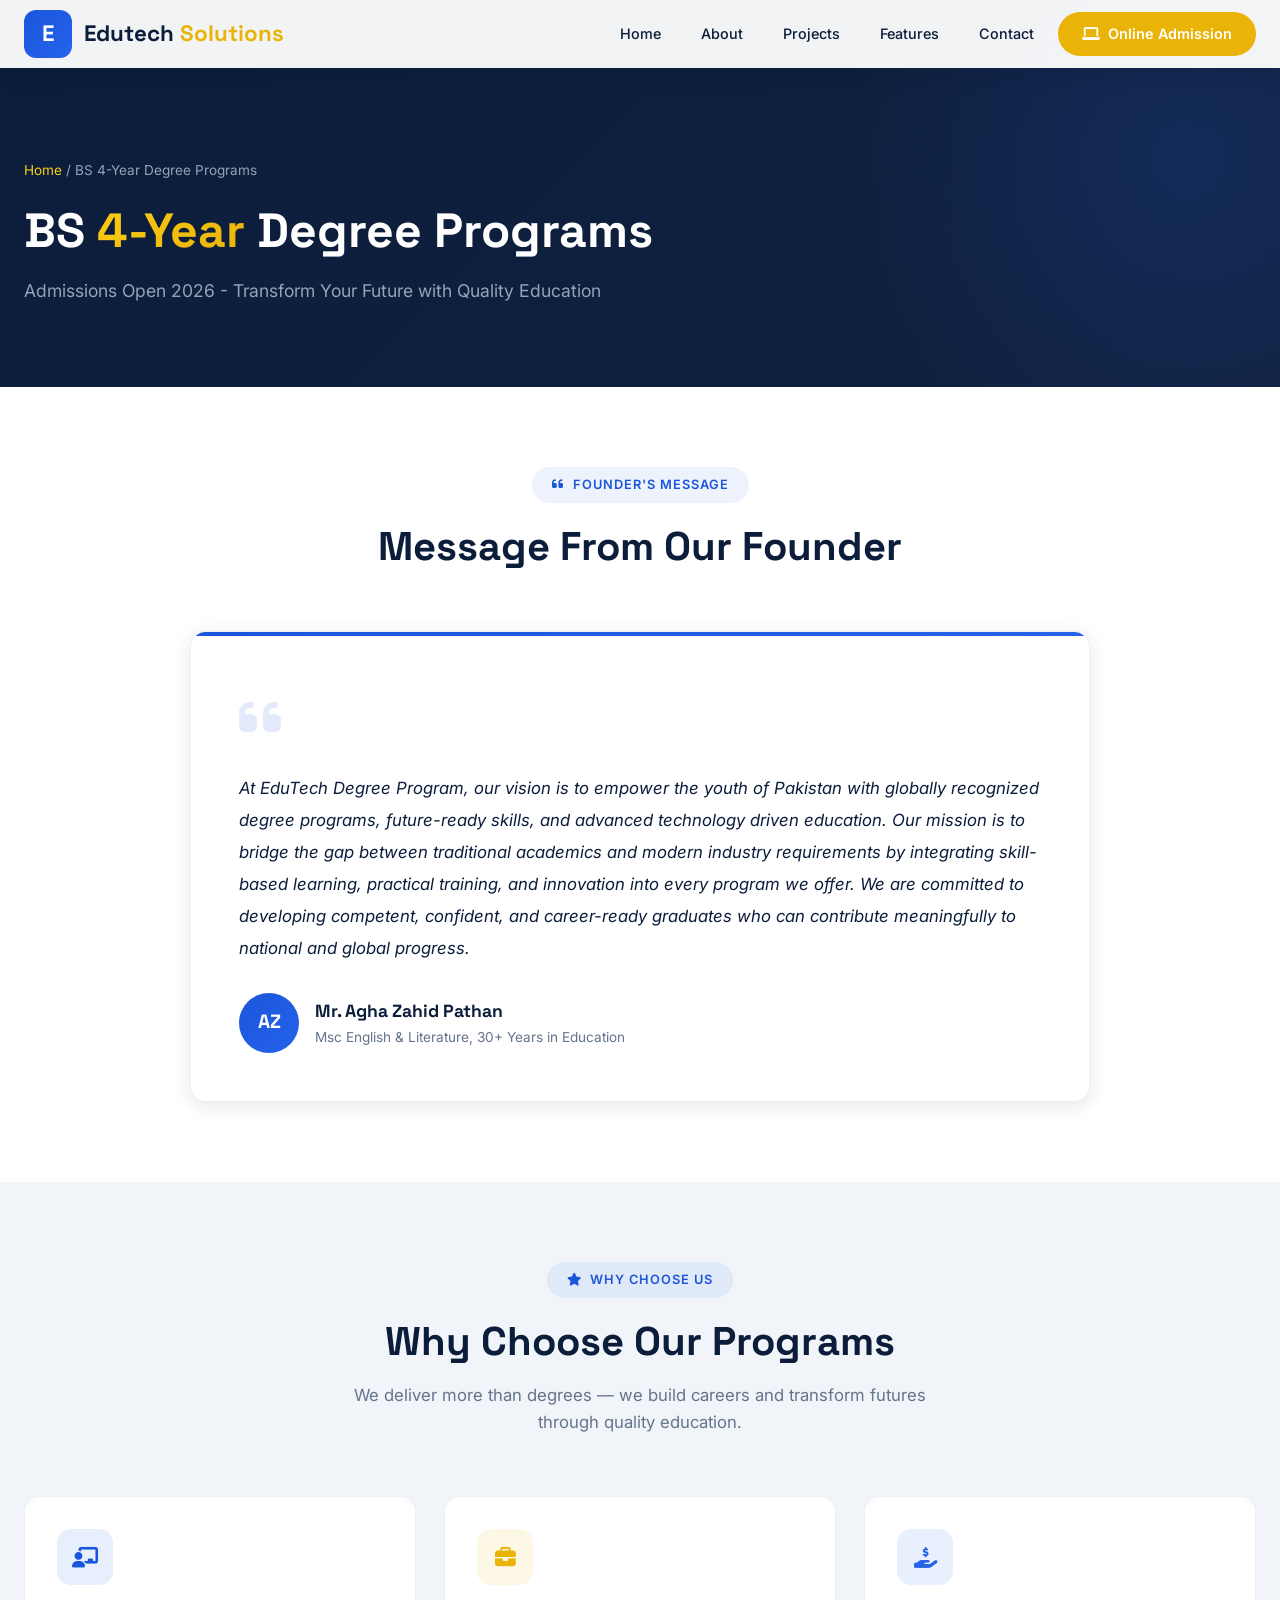
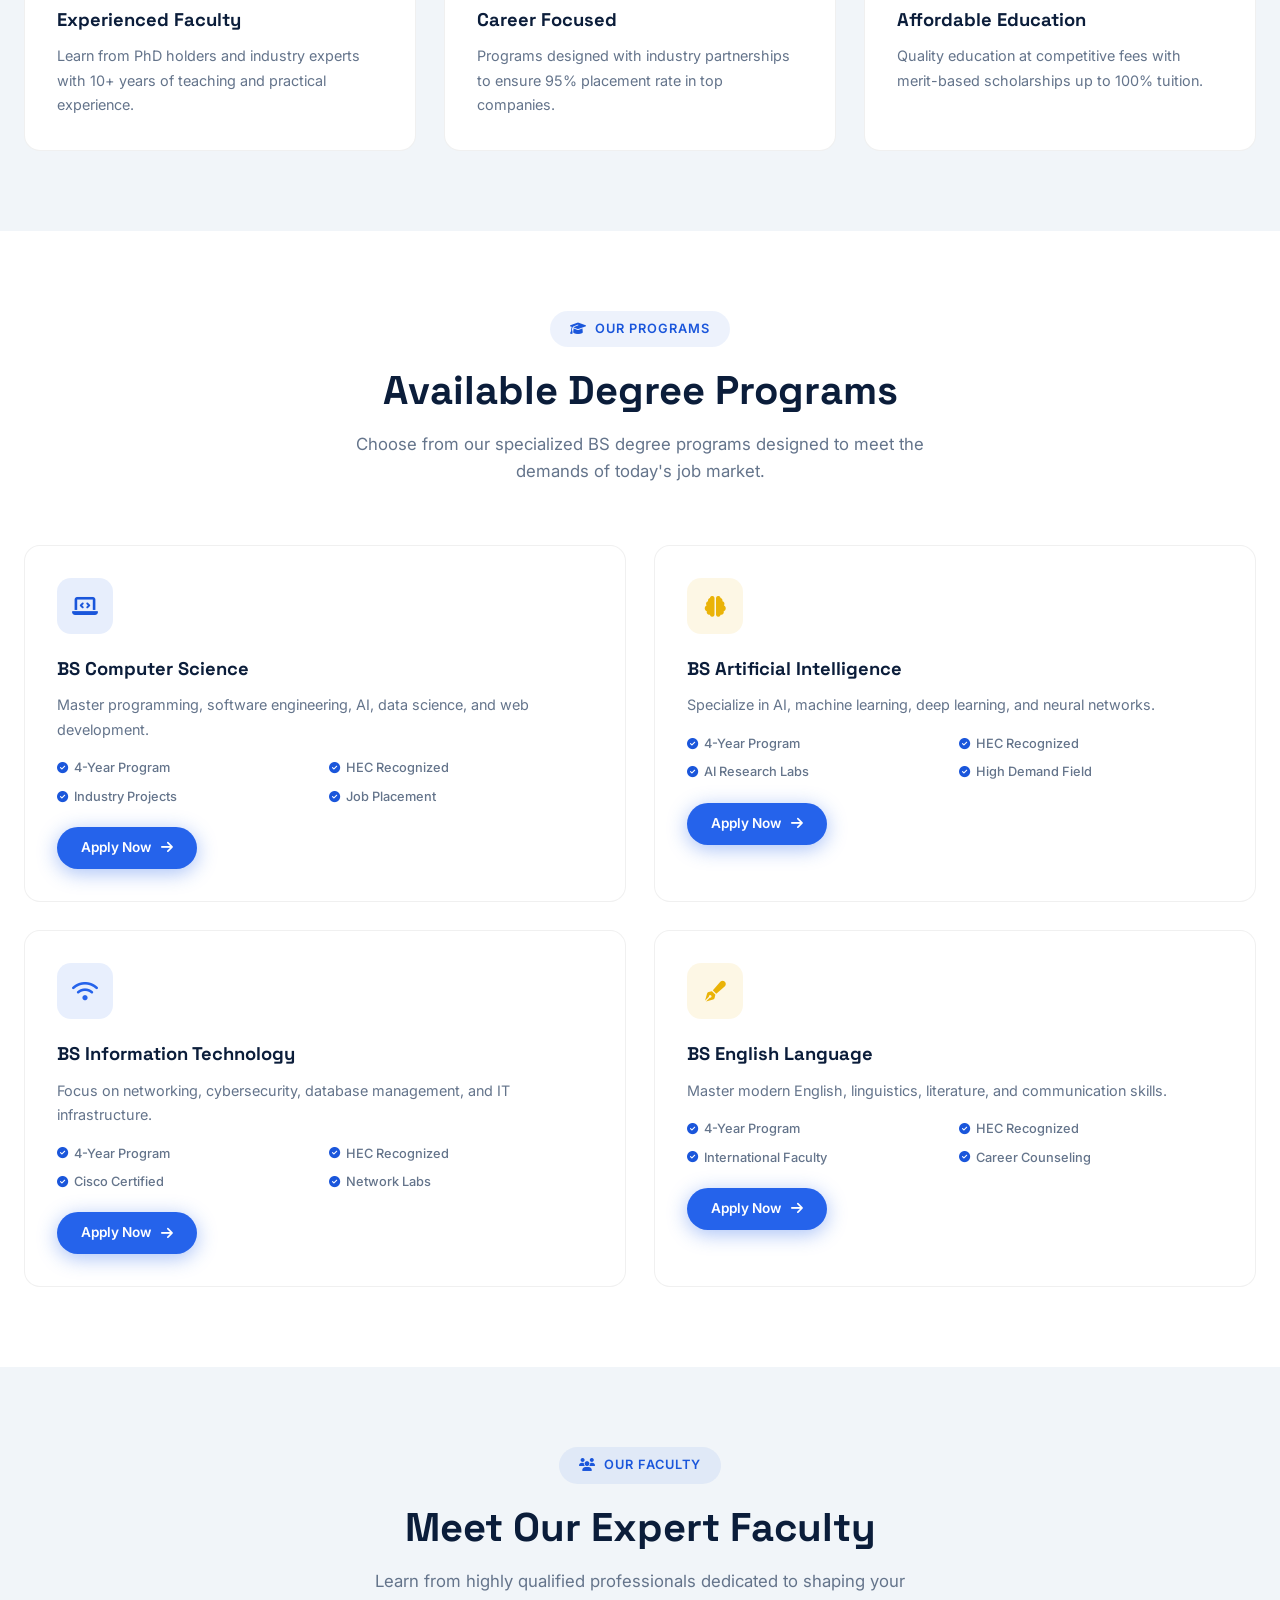
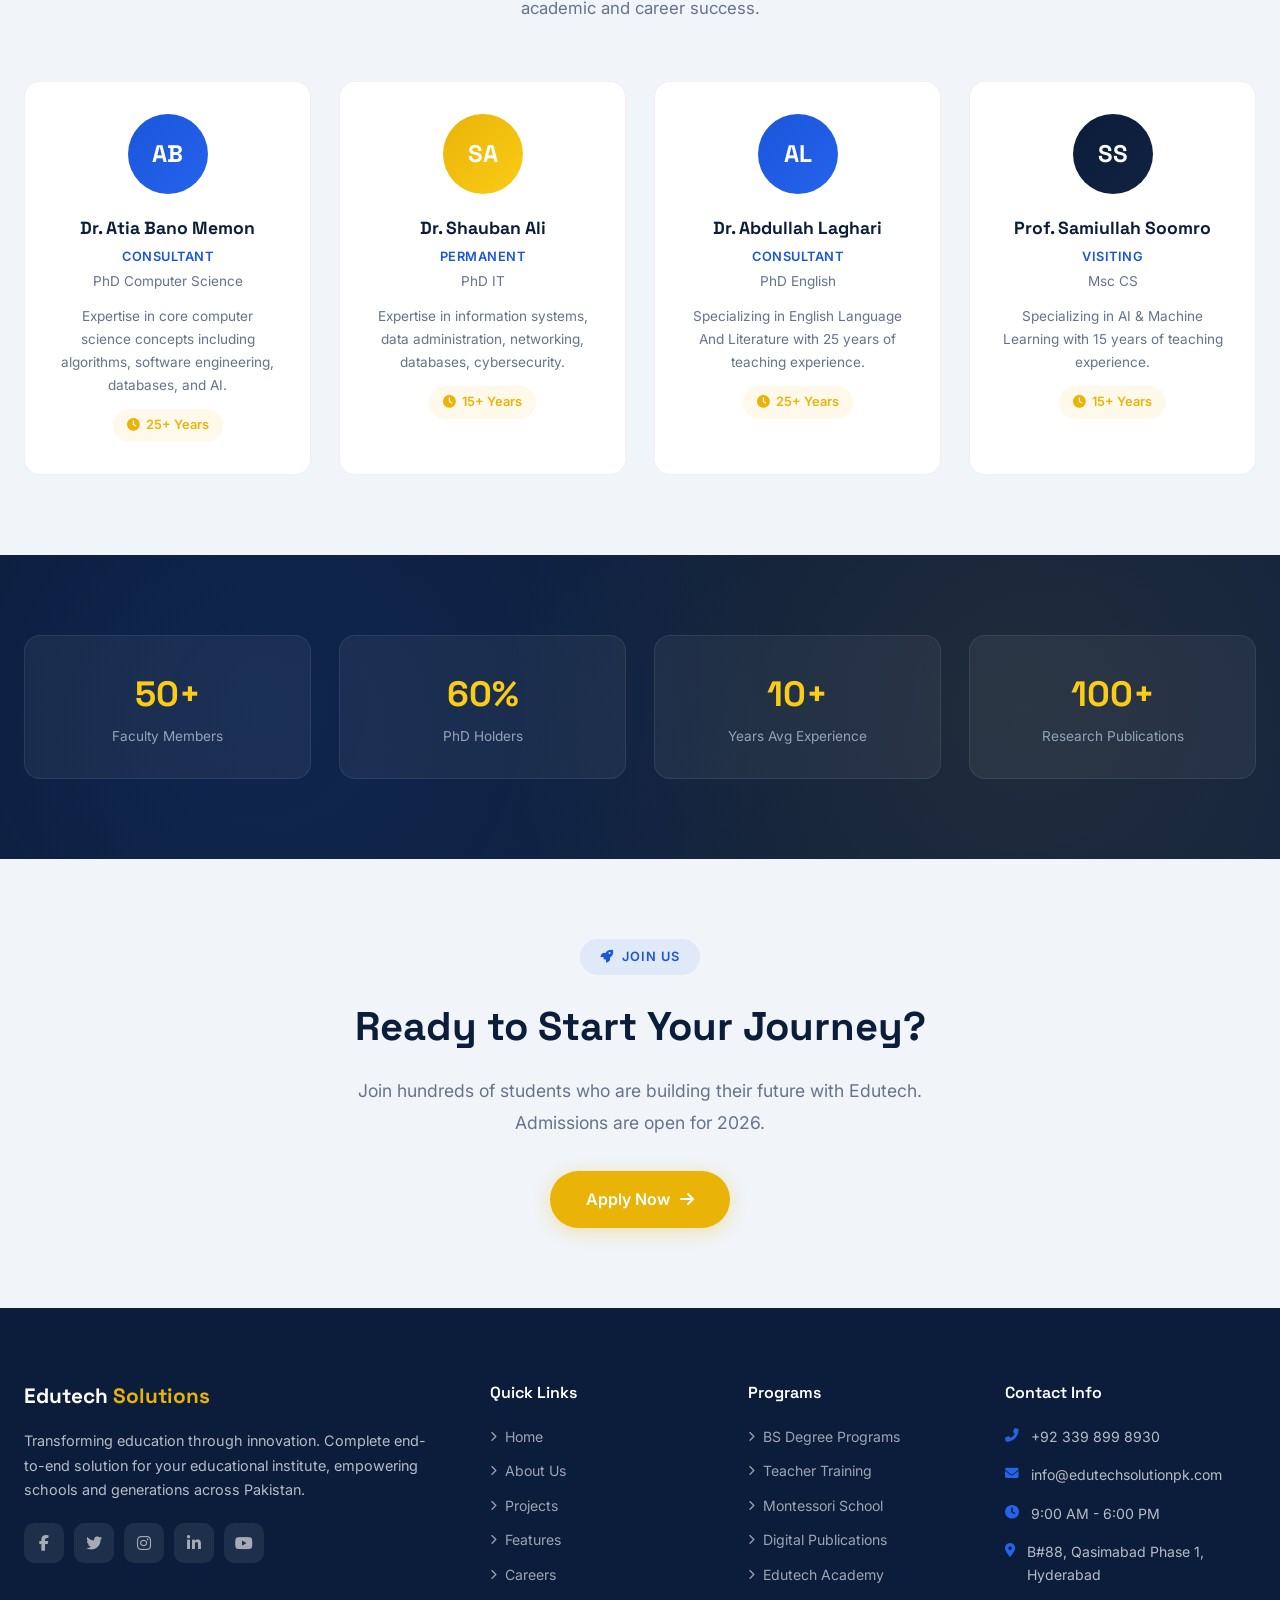
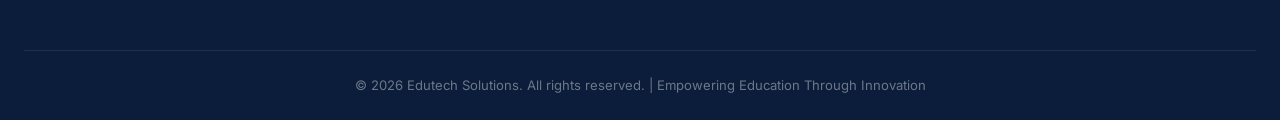
<file: apply.html>
<!DOCTYPE html>
<html lang="en">
<head>
    <meta charset="UTF-8">
    <meta name="viewport" content="width=device-width, initial-scale=1.0">
    <title>BS Degree Programs & Admission - Edutech Solutions Pakistan</title>
    <link rel="preconnect" href="https://fonts.googleapis.com">
    <link href="https://fonts.googleapis.com/css2?family=Inter:wght@300;400;500;600;700;800;900&family=Space+Grotesk:wght@400;500;600;700&display=swap" rel="stylesheet">
    <link rel="stylesheet" href="https://cdnjs.cloudflare.com/ajax/libs/font-awesome/6.5.0/css/all.min.css">
    <link rel="stylesheet" href="styles.css">
    <style>
        .program-card {
            background: var(--white);
            border: 1px solid rgba(0,0,0,0.06);
            border-radius: var(--radius);
            padding: 32px;
            transition: all 0.4s cubic-bezier(0.4, 0, 0.2, 1);
            position: relative;
            overflow: hidden;
        }
        .program-card::before {
            content: '';
            position: absolute;
            top: 0; left: 0; right: 0;
            height: 4px;
            background: var(--gradient-1);
            transform: scaleX(0);
            transition: transform 0.4s ease;
        }
        .program-card:hover::before {
            transform: scaleX(1);
        }
        .program-card:hover {
            transform: translateY(-6px);
            box-shadow: var(--shadow-lg);
            border-color: transparent;
        }
        .program-card .card-icon {
            width: 56px; height: 56px;
            border-radius: 14px;
            display: flex;
            align-items: center;
            justify-content: center;
            font-size: 1.3rem;
            margin-bottom: 20px;
            background: rgba(26,86,219,0.1);
            color: var(--primary);
        }
        .program-card h3 {
            font-family: 'Space Grotesk', sans-serif;
            font-size: 1.15rem;
            font-weight: 700;
            color: var(--dark);
            margin-bottom: 10px;
        }
        .program-card p {
            color: var(--gray);
            font-size: 0.9rem;
            line-height: 1.7;
            margin-bottom: 16px;
        }
        .program-card .btn {
            padding: 10px 24px;
            font-size: 0.85rem;
        }
        .features-grid {
            display: grid;
            grid-template-columns: 1fr 1fr;
            gap: 8px;
            margin-bottom: 20px;
        }
        .features-grid span {
            display: inline-flex;
            align-items: center;
            gap: 6px;
            font-size: 0.8rem;
            color: var(--gray);
            font-weight: 500;
        }
        .features-grid span i {
            color: var(--primary);
            font-size: 0.7rem;
        }
        .founder-card {
            max-width: 900px;
            margin: 0 auto;
            background: var(--white);
            border: 1px solid rgba(0,0,0,0.06);
            border-radius: var(--radius);
            padding: 48px;
            position: relative;
            overflow: hidden;
            box-shadow: var(--shadow-md);
        }
        .founder-card::before {
            content: '';
            position: absolute;
            top: 0; left: 0; right: 0;
            height: 4px;
            background: var(--gradient-1);
        }
        .founder-card .quote-icon {
            font-size: 3rem;
            color: rgba(26,86,219,0.12);
            margin-bottom: 16px;
        }
        .founder-card blockquote {
            font-size: 1.05rem;
            line-height: 1.9;
            color: var(--dark);
            font-style: italic;
            margin-bottom: 28px;
            position: relative;
        }
        .founder-card .founder-info {
            display: flex;
            align-items: center;
            gap: 16px;
        }
        .founder-card .founder-avatar {
            width: 60px; height: 60px;
            border-radius: 50%;
            background: var(--gradient-1);
            display: flex;
            align-items: center;
            justify-content: center;
            color: var(--white);
            font-size: 1.2rem;
            font-weight: 700;
            font-family: 'Space Grotesk', sans-serif;
            flex-shrink: 0;
        }
        .founder-card .founder-name {
            font-family: 'Space Grotesk', sans-serif;
            font-size: 1.1rem;
            font-weight: 700;
            color: var(--dark);
            margin-bottom: 2px;
        }
        .founder-card .founder-title {
            font-size: 0.85rem;
            color: var(--gray);
        }
        .faculty-card {
            background: var(--white);
            border: 1px solid rgba(0,0,0,0.06);
            border-radius: var(--radius);
            padding: 32px;
            text-align: center;
            transition: all 0.4s cubic-bezier(0.4, 0, 0.2, 1);
        }
        .faculty-card:hover {
            transform: translateY(-6px);
            box-shadow: var(--shadow-lg);
            border-color: transparent;
        }
        .faculty-card .avatar {
            width: 80px; height: 80px;
            border-radius: 50%;
            background: var(--gradient-1);
            display: flex;
            align-items: center;
            justify-content: center;
            margin: 0 auto 20px;
            color: var(--white);
            font-size: 1.5rem;
            font-weight: 700;
            font-family: 'Space Grotesk', sans-serif;
        }
        .faculty-card h3 {
            font-family: 'Space Grotesk', sans-serif;
            font-size: 1.1rem;
            font-weight: 700;
            color: var(--dark);
            margin-bottom: 4px;
        }
        .faculty-card .designation {
            font-size: 0.8rem;
            color: var(--primary);
            font-weight: 600;
            text-transform: uppercase;
            letter-spacing: 0.5px;
            margin-bottom: 4px;
        }
        .faculty-card .qualification {
            font-size: 0.85rem;
            color: var(--gray);
            margin-bottom: 12px;
        }
        .faculty-card p {
            font-size: 0.85rem;
            color: var(--gray);
            line-height: 1.7;
            margin-bottom: 12px;
        }
        .faculty-card .experience {
            display: inline-flex;
            align-items: center;
            gap: 6px;
            font-size: 0.8rem;
            font-weight: 600;
            color: var(--accent);
            background: rgba(234,179,8,0.08);
            padding: 6px 14px;
            border-radius: 50px;
        }
        .stats-section {
            background: var(--gradient-2);
            position: relative;
            overflow: hidden;
        }
        .stats-section::before {
            content: '';
            position: absolute; inset: 0;
            background-image: radial-gradient(circle at 20% 50%, rgba(37,99,235,0.1) 0%, transparent 50%),
            radial-gradient(circle at 80% 50%, rgba(234,179,8,0.08) 0%, transparent 50%);
        }
        .stats-section .container { position: relative; z-index: 2; }
        .stats-grid {
            display: grid;
            grid-template-columns: repeat(4, 1fr);
            gap: 28px;
        }
        .cta-section {
            background: var(--light);
            text-align: center;
        }
        .cta-section h2 {
            font-family: 'Space Grotesk', sans-serif;
            font-size: 2.5rem;
            font-weight: 800;
            color: var(--dark);
            margin-bottom: 16px;
        }
        .cta-section p {
            color: var(--gray);
            font-size: 1.1rem;
            max-width: 600px;
            margin: 0 auto 32px;
            line-height: 1.8;
        }
        @media (max-width: 768px) {
            .features-grid {
                grid-template-columns: 1fr;
            }
            .founder-card {
                padding: 28px;
            }
            .stats-grid {
                grid-template-columns: 1fr 1fr;
            }
            .cta-section h2 {
                font-size: 1.8rem;
            }
        }
    </style>
</head>
<body>

    <!-- Navbar -->
    <nav class="navbar" id="navbar">
        <div class="container">
            <a href="index.html" class="logo">
                <div class="logo-icon">E</div>
                <span class="logo-text">Edutech <span class="yellow">Solutions</span></span>
            </a>
            <ul class="nav-links" id="navLinks">
                <li><a href="index.html">Home</a></li>
                <li><a href="index.html#about">About</a></li>
                <li><a href="index.html#projects">Projects</a></li>
                <li><a href="index.html#features">Features</a></li>
                <li><a href="index.html#contact">Contact</a></li>
                <li><a href="apply.html" class="nav-cta"><i class="fas fa-laptop"></i> Online Admission</a></li>
            </ul>
            <div class="hamburger" id="hamburger">
                <span></span>
                <span></span>
                <span></span>
            </div>
        </div>
    </nav>

    <!-- Page Hero -->
    <section class="page-hero">
        <div class="container">
            <div class="breadcrumb">
                <a href="index.html">Home</a> / BS 4-Year Degree Programs
            </div>
            <h1>BS <span class="highlight">4-Year</span> Degree Programs</h1>
            <p>Admissions Open 2026 - Transform Your Future with Quality Education</p>
        </div>
    </section>

    <!-- Founder's Message -->
    <section>
        <div class="container">
            <div class="section-header reveal">
                <div class="section-tag"><i class="fas fa-quote-left"></i> Founder's Message</div>
                <h2>Message From Our Founder</h2>
            </div>
            <div class="founder-card reveal">
                <div class="quote-icon"><i class="fas fa-quote-left"></i></div>
                <blockquote>
                    At EduTech Degree Program, our vision is to empower the youth of Pakistan with globally recognized degree programs, future-ready skills, and advanced technology driven education. Our mission is to bridge the gap between traditional academics and modern industry requirements by integrating skill-based learning, practical training, and innovation into every program we offer. We are committed to developing competent, confident, and career-ready graduates who can contribute meaningfully to national and global progress.
                </blockquote>
                <div class="founder-info">
                    <div class="founder-avatar">AZ</div>
                    <div>
                        <div class="founder-name">Mr. Agha Zahid Pathan</div>
                        <div class="founder-title">Msc English & Literature, 30+ Years in Education</div>
                    </div>
                </div>
            </div>
        </div>
    </section>

    <!-- Why Choose Us -->
    <section style="background: var(--light);">
        <div class="container">
            <div class="section-header reveal">
                <div class="section-tag"><i class="fas fa-star"></i> Why Choose Us</div>
                <h2>Why Choose Our Programs</h2>
                <p>We deliver more than degrees — we build careers and transform futures through quality education.</p>
            </div>
            <div class="card-grid card-grid-3">
                <div class="card reveal">
                    <div class="card-icon ci-blue"><i class="fas fa-chalkboard-teacher"></i></div>
                    <h3>Experienced Faculty</h3>
                    <p>Learn from PhD holders and industry experts with 10+ years of teaching and practical experience.</p>
                </div>
                <div class="card reveal">
                    <div class="card-icon ci-yellow"><i class="fas fa-briefcase"></i></div>
                    <h3>Career Focused</h3>
                    <p>Programs designed with industry partnerships to ensure 95% placement rate in top companies.</p>
                </div>
                <div class="card reveal">
                    <div class="card-icon ci-blue-light"><i class="fas fa-hand-holding-usd"></i></div>
                    <h3>Affordable Education</h3>
                    <p>Quality education at competitive fees with merit-based scholarships up to 100% tuition.</p>
                </div>
            </div>
        </div>
    </section>

    <!-- Degree Programs -->
    <section>
        <div class="container">
            <div class="section-header reveal">
                <div class="section-tag"><i class="fas fa-graduation-cap"></i> Our Programs</div>
                <h2>Available Degree Programs</h2>
                <p>Choose from our specialized BS degree programs designed to meet the demands of today's job market.</p>
            </div>
            <div class="card-grid card-grid-2">
                <div class="program-card reveal">
                    <div class="card-icon"><i class="fas fa-laptop-code"></i></div>
                    <h3>BS Computer Science</h3>
                    <p>Master programming, software engineering, AI, data science, and web development.</p>
                    <div class="features-grid">
                        <span><i class="fas fa-check-circle"></i> 4-Year Program</span>
                        <span><i class="fas fa-check-circle"></i> HEC Recognized</span>
                        <span><i class="fas fa-check-circle"></i> Industry Projects</span>
                        <span><i class="fas fa-check-circle"></i> Job Placement</span>
                    </div>
                    <a href="#apply" class="btn btn-primary">Apply Now <i class="fas fa-arrow-right"></i></a>
                </div>
                <div class="program-card reveal">
                    <div class="card-icon" style="background: rgba(234,179,8,0.1); color: var(--accent);"><i class="fas fa-brain"></i></div>
                    <h3>BS Artificial Intelligence</h3>
                    <p>Specialize in AI, machine learning, deep learning, and neural networks.</p>
                    <div class="features-grid">
                        <span><i class="fas fa-check-circle"></i> 4-Year Program</span>
                        <span><i class="fas fa-check-circle"></i> HEC Recognized</span>
                        <span><i class="fas fa-check-circle"></i> AI Research Labs</span>
                        <span><i class="fas fa-check-circle"></i> High Demand Field</span>
                    </div>
                    <a href="#apply" class="btn btn-primary">Apply Now <i class="fas fa-arrow-right"></i></a>
                </div>
                <div class="program-card reveal">
                    <div class="card-icon" style="background: rgba(37,99,235,0.1); color: var(--primary-light);"><i class="fas fa-wifi"></i></div>
                    <h3>BS Information Technology</h3>
                    <p>Focus on networking, cybersecurity, database management, and IT infrastructure.</p>
                    <div class="features-grid">
                        <span><i class="fas fa-check-circle"></i> 4-Year Program</span>
                        <span><i class="fas fa-check-circle"></i> HEC Recognized</span>
                        <span><i class="fas fa-check-circle"></i> Cisco Certified</span>
                        <span><i class="fas fa-check-circle"></i> Network Labs</span>
                    </div>
                    <a href="#apply" class="btn btn-primary">Apply Now <i class="fas fa-arrow-right"></i></a>
                </div>
                <div class="program-card reveal">
                    <div class="card-icon" style="background: rgba(234,179,8,0.1); color: var(--accent);"><i class="fas fa-pen-fancy"></i></div>
                    <h3>BS English Language</h3>
                    <p>Master modern English, linguistics, literature, and communication skills.</p>
                    <div class="features-grid">
                        <span><i class="fas fa-check-circle"></i> 4-Year Program</span>
                        <span><i class="fas fa-check-circle"></i> HEC Recognized</span>
                        <span><i class="fas fa-check-circle"></i> International Faculty</span>
                        <span><i class="fas fa-check-circle"></i> Career Counseling</span>
                    </div>
                    <a href="#apply" class="btn btn-primary">Apply Now <i class="fas fa-arrow-right"></i></a>
                </div>
            </div>
        </div>
    </section>

    <!-- Faculty Section -->
    <section style="background: var(--light);">
        <div class="container">
            <div class="section-header reveal">
                <div class="section-tag"><i class="fas fa-users"></i> Our Faculty</div>
                <h2>Meet Our Expert Faculty</h2>
                <p>Learn from highly qualified professionals dedicated to shaping your academic and career success.</p>
            </div>
            <div class="card-grid card-grid-4">
                <div class="faculty-card reveal">
                    <div class="avatar">AB</div>
                    <h3>Dr. Atia Bano Memon</h3>
                    <div class="designation">Consultant</div>
                    <div class="qualification">PhD Computer Science</div>
                    <p>Expertise in core computer science concepts including algorithms, software engineering, databases, and AI.</p>
                    <div class="experience"><i class="fas fa-clock"></i> 25+ Years</div>
                </div>
                <div class="faculty-card reveal">
                    <div class="avatar" style="background: linear-gradient(135deg, #eab308 0%, #facc15 100%);">SA</div>
                    <h3>Dr. Shauban Ali</h3>
                    <div class="designation">Permanent</div>
                    <div class="qualification">PhD IT</div>
                    <p>Expertise in information systems, data administration, networking, databases, cybersecurity.</p>
                    <div class="experience"><i class="fas fa-clock"></i> 15+ Years</div>
                </div>
                <div class="faculty-card reveal">
                    <div class="avatar" style="background: linear-gradient(135deg, #1a56db 0%, #2563eb 100%);">AL</div>
                    <h3>Dr. Abdullah Laghari</h3>
                    <div class="designation">Consultant</div>
                    <div class="qualification">PhD English</div>
                    <p>Specializing in English Language And Literature with 25 years of teaching experience.</p>
                    <div class="experience"><i class="fas fa-clock"></i> 25+ Years</div>
                </div>
                <div class="faculty-card reveal">
                    <div class="avatar" style="background: linear-gradient(135deg, #0b1d3a 0%, #112240 100%);">SS</div>
                    <h3>Prof. Samiullah Soomro</h3>
                    <div class="designation">Visiting</div>
                    <div class="qualification">Msc CS</div>
                    <p>Specializing in AI & Machine Learning with 15 years of teaching experience.</p>
                    <div class="experience"><i class="fas fa-clock"></i> 15+ Years</div>
                </div>
            </div>
        </div>
    </section>

    <!-- Stats Section -->
    <section class="stats-section" style="padding: 80px 0;">
        <div class="container">
            <div class="stats-grid">
                <div class="stat-box reveal">
                    <h3>50+</h3>
                    <p>Faculty Members</p>
                </div>
                <div class="stat-box reveal">
                    <h3>60%</h3>
                    <p>PhD Holders</p>
                </div>
                <div class="stat-box reveal">
                    <h3>10+</h3>
                    <p>Years Avg Experience</p>
                </div>
                <div class="stat-box reveal">
                    <h3>100+</h3>
                    <p>Research Publications</p>
                </div>
            </div>
        </div>
    </section>

    <!-- CTA Section -->
    <section class="cta-section">
        <div class="container">
            <div class="reveal">
                <div class="section-tag"><i class="fas fa-rocket"></i> Join Us</div>
                <h2>Ready to Start Your Journey?</h2>
                <p>Join hundreds of students who are building their future with Edutech. Admissions are open for 2026.</p>
                <a href="#apply" class="btn btn-accent" style="font-size: 1rem; padding: 16px 36px;">Apply Now <i class="fas fa-arrow-right"></i></a>
            </div>
        </div>
    </section>

    <!-- Footer -->
    <footer class="footer">
        <div class="container">
            <div class="footer-grid">
                <div class="footer-brand">
                    <span class="logo-text">Edutech <span class="yellow">Solutions</span></span>
                    <p>Transforming education through innovation. Complete end-to-end solution for your educational institute, empowering schools and generations across Pakistan.</p>
                    <div class="social-links">
                        <a href="#"><i class="fab fa-facebook-f"></i></a>
                        <a href="#"><i class="fab fa-twitter"></i></a>
                        <a href="#"><i class="fab fa-instagram"></i></a>
                        <a href="#"><i class="fab fa-linkedin-in"></i></a>
                        <a href="#"><i class="fab fa-youtube"></i></a>
                    </div>
                </div>
                <div>
                    <h4>Quick Links</h4>
                    <ul class="footer-links">
                        <li><a href="index.html"><i class="fas fa-chevron-right" style="font-size:0.65rem;"></i> Home</a></li>
                        <li><a href="index.html#about"><i class="fas fa-chevron-right" style="font-size:0.65rem;"></i> About Us</a></li>
                        <li><a href="index.html#projects"><i class="fas fa-chevron-right" style="font-size:0.65rem;"></i> Projects</a></li>
                        <li><a href="index.html#features"><i class="fas fa-chevron-right" style="font-size:0.65rem;"></i> Features</a></li>
                        <li><a href="career.html"><i class="fas fa-chevron-right" style="font-size:0.65rem;"></i> Careers</a></li>
                    </ul>
                </div>
                <div>
                    <h4>Programs</h4>
                    <ul class="footer-links">
                        <li><a href="apply.html"><i class="fas fa-chevron-right" style="font-size:0.65rem;"></i> BS Degree Programs</a></li>
                        <li><a href="edu-tr.html"><i class="fas fa-chevron-right" style="font-size:0.65rem;"></i> Teacher Training</a></li>
                        <li><a href="edu-mn.html"><i class="fas fa-chevron-right" style="font-size:0.65rem;"></i> Montessori School</a></li>
                        <li><a href="edu-pub.html"><i class="fas fa-chevron-right" style="font-size:0.65rem;"></i> Digital Publications</a></li>
                        <li><a href="edu-aca.html"><i class="fas fa-chevron-right" style="font-size:0.65rem;"></i> Edutech Academy</a></li>
                    </ul>
                </div>
                <div>
                    <h4>Contact Info</h4>
                    <div class="footer-contact-item">
                        <i class="fas fa-phone-alt"></i>
                        <p>+92 339 899 8930</p>
                    </div>
                    <div class="footer-contact-item">
                        <i class="fas fa-envelope"></i>
                        <p>info@edutechsolutionpk.com</p>
                    </div>
                    <div class="footer-contact-item">
                        <i class="fas fa-clock"></i>
                        <p>9:00 AM - 6:00 PM</p>
                    </div>
                    <div class="footer-contact-item">
                        <i class="fas fa-map-marker-alt"></i>
                        <p>B#88, Qasimabad Phase 1, Hyderabad</p>
                    </div>
                </div>
            </div>
            <div class="footer-bottom">
                &copy; 2026 Edutech Solutions. All rights reserved. | Empowering Education Through Innovation
            </div>
        </div>
    </footer>

    <script>
        const navbar = document.getElementById('navbar');
        window.addEventListener('scroll', () => {
            if (window.scrollY > 50) {
                navbar.classList.add('scrolled');
            } else {
                navbar.classList.remove('scrolled');
            }
        });

        const hamburger = document.getElementById('hamburger');
        const navLinks = document.getElementById('navLinks');
        hamburger.addEventListener('click', () => {
            hamburger.classList.toggle('active');
            navLinks.classList.toggle('active');
        });

        navLinks.querySelectorAll('a').forEach(link => {
            link.addEventListener('click', () => {
                hamburger.classList.remove('active');
                navLinks.classList.remove('active');
            });
        });

        const reveals = document.querySelectorAll('.reveal');
        const revealObserver = new IntersectionObserver((entries) => {
            entries.forEach(entry => {
                if (entry.isIntersecting) {
                    entry.target.classList.add('active');
                }
            });
        }, { threshold: 0.1, rootMargin: '0px 0px -50px 0px' });

        reveals.forEach(el => revealObserver.observe(el));

        document.querySelectorAll('.faq-question').forEach(button => {
            button.addEventListener('click', () => {
                const item = button.parentElement;
                const isActive = item.classList.contains('active');
                document.querySelectorAll('.faq-item').forEach(i => i.classList.remove('active'));
                if (!isActive) item.classList.add('active');
            });
        });
    </script>
</body>
</html>
</file>
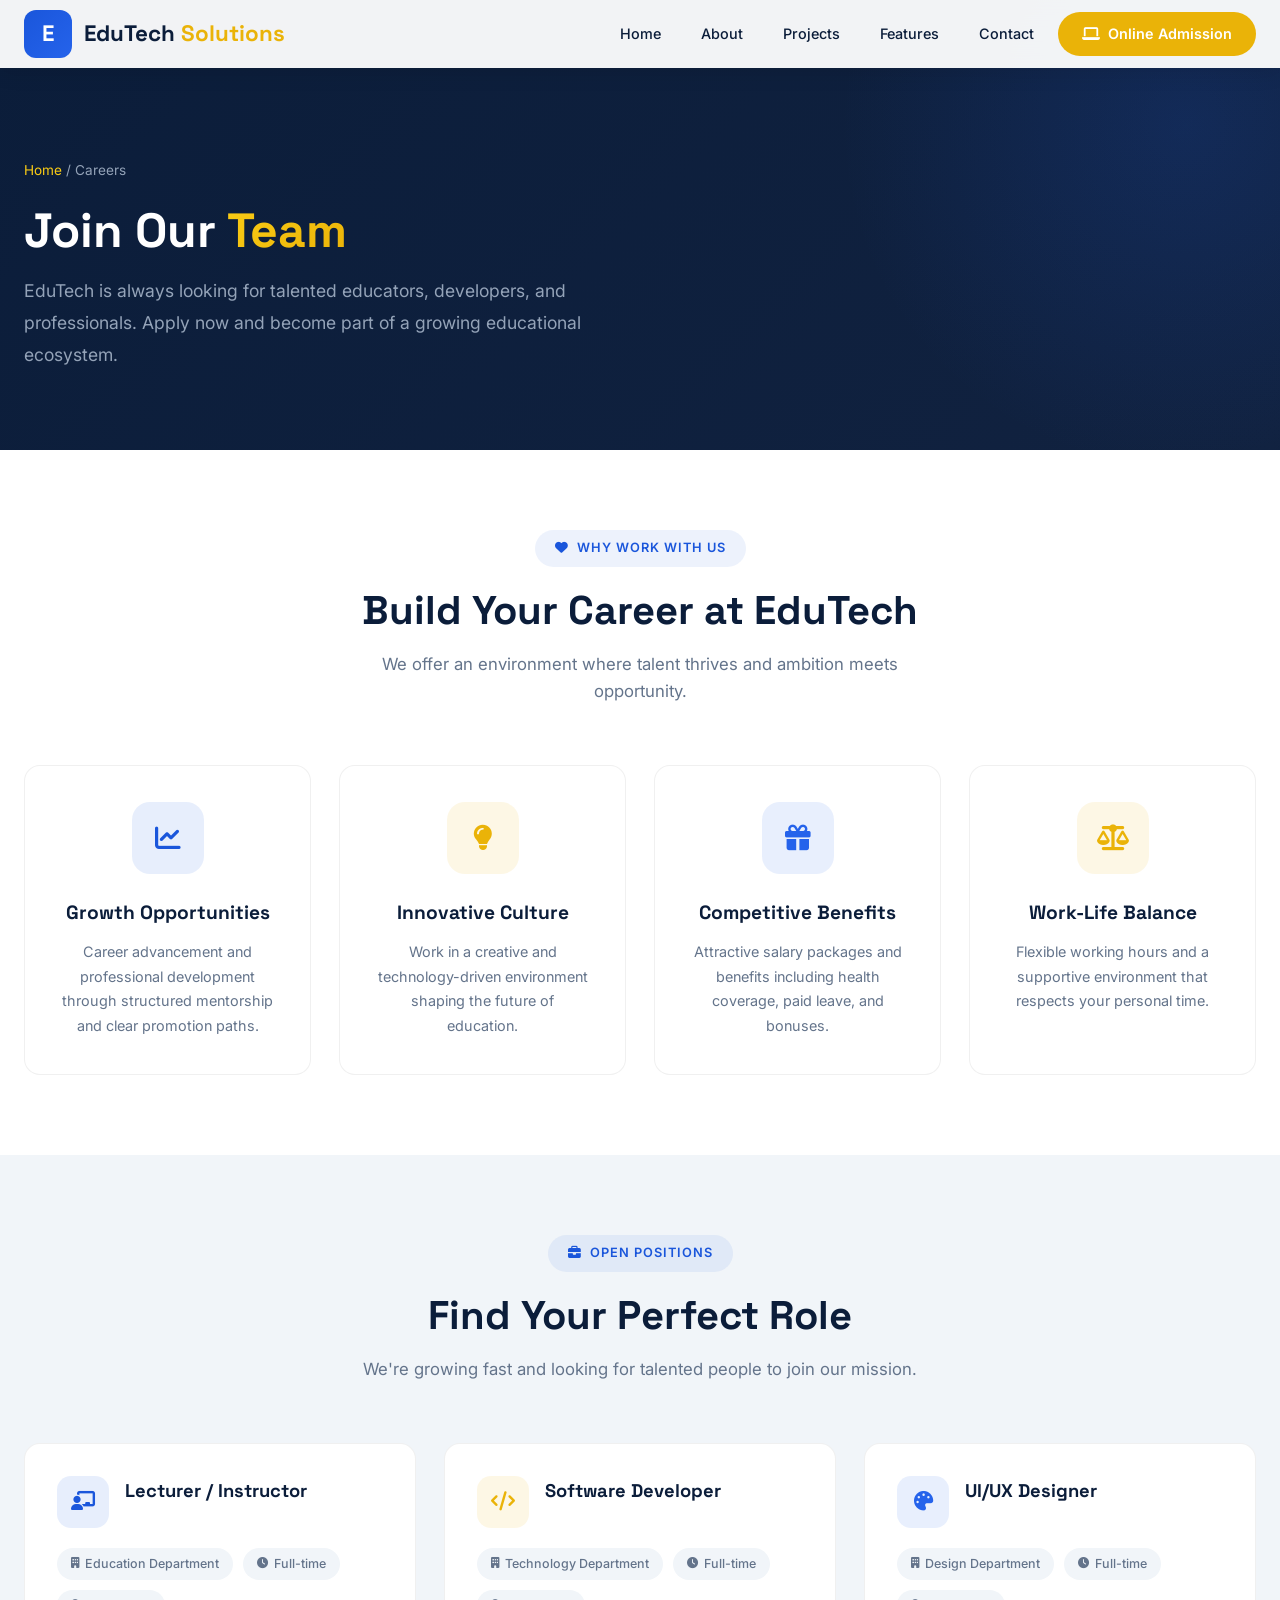
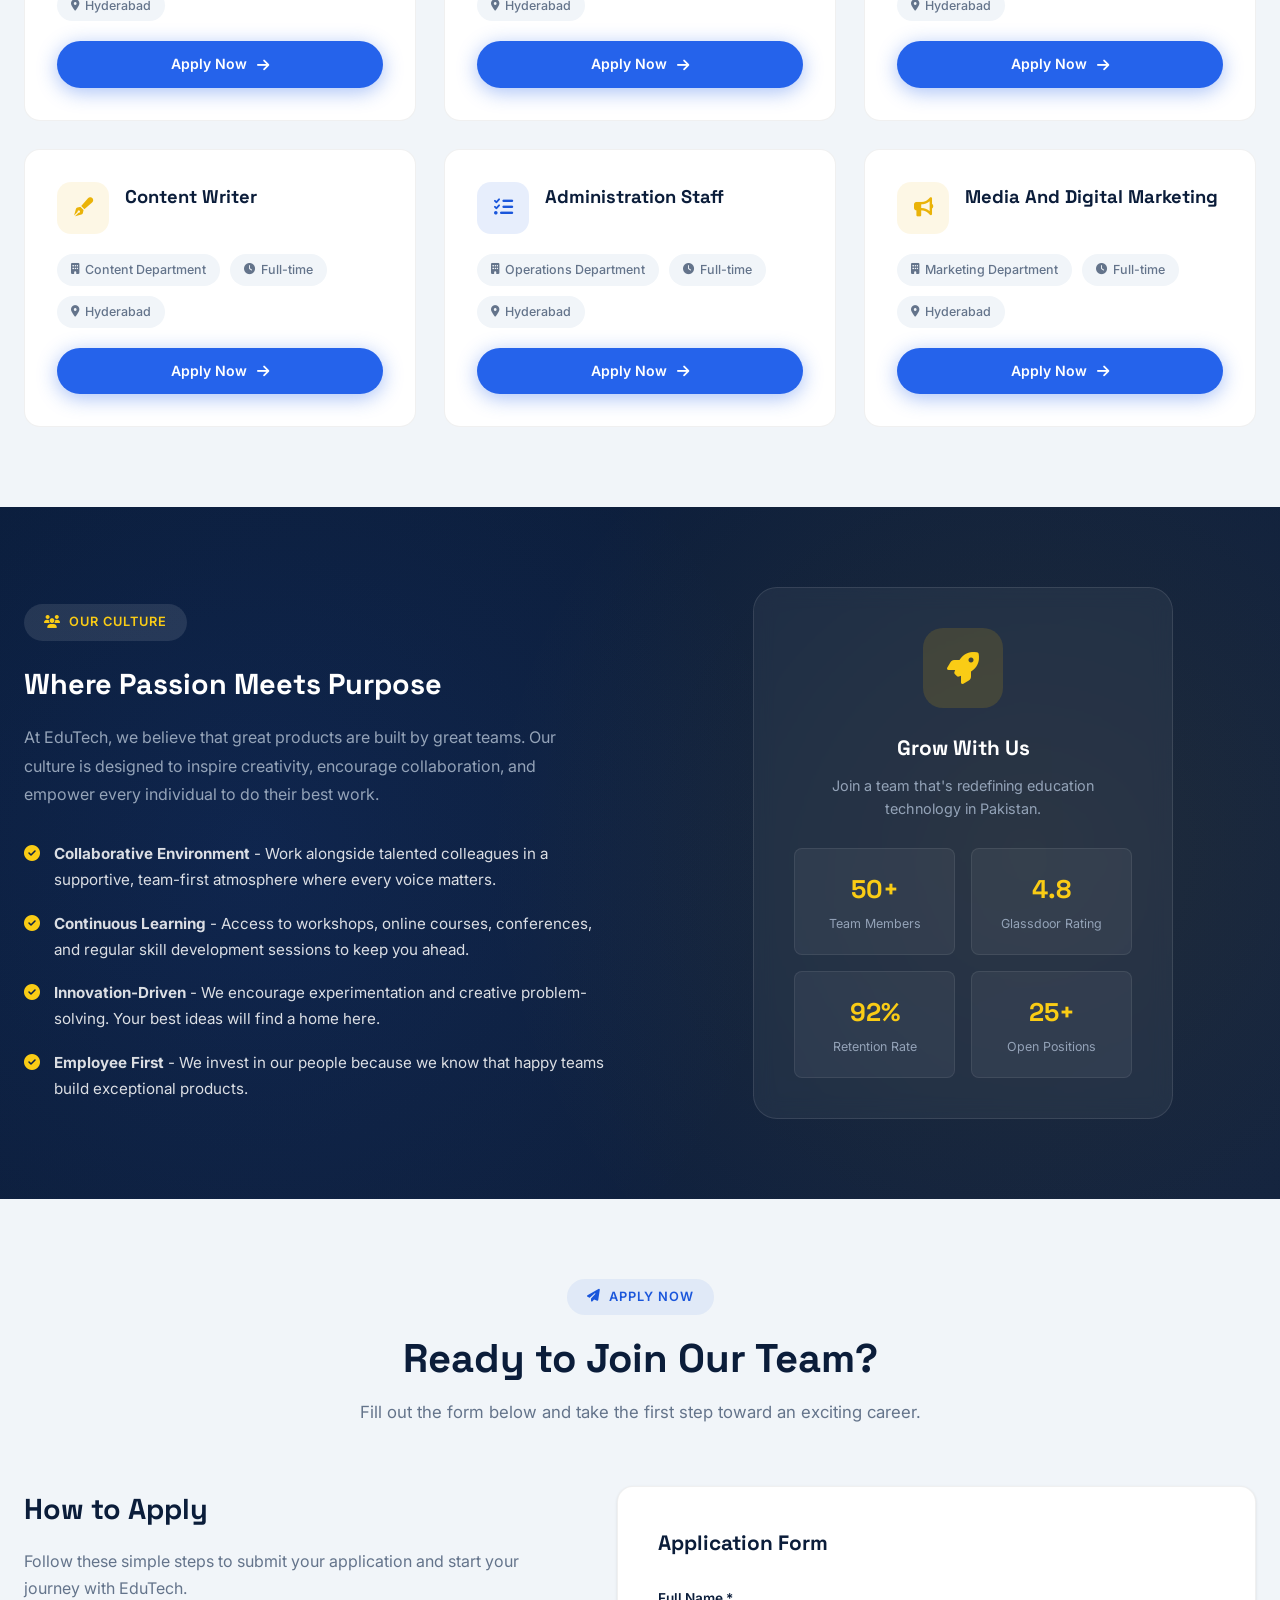
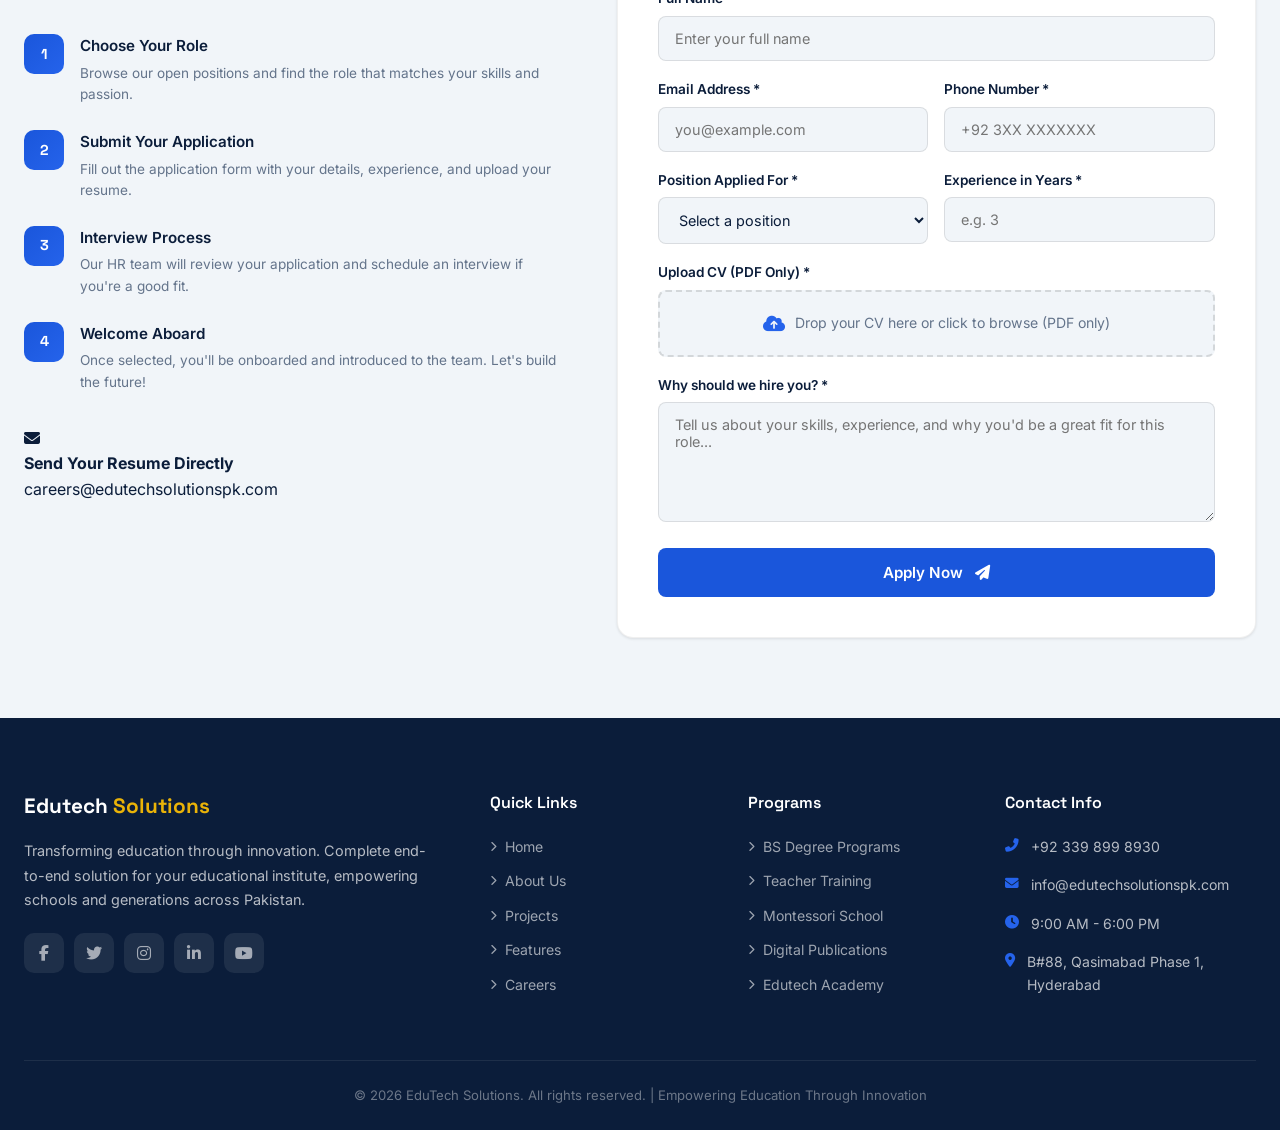
<file: career.html>
<!DOCTYPE html>
<html lang="en">
<head>
    <meta charset="UTF-8">
    <meta name="viewport" content="width=device-width, initial-scale=1.0">
    <title>Careers - EduTech Solutions Pakistan</title>
    <link rel="preconnect" href="https://fonts.googleapis.com">
    <link href="https://fonts.googleapis.com/css2?family=Inter:wght@300;400;500;600;700;800;900&family=Space+Grotesk:wght@400;500;600;700&display=swap" rel="stylesheet">
    <link rel="stylesheet" href="https://cdnjs.cloudflare.com/ajax/libs/font-awesome/6.5.0/css/all.min.css">
    <link rel="stylesheet" href="styles.css">
    <style>
        .why-us-grid { display: grid; grid-template-columns: repeat(4, 1fr); gap: 28px; }
        .why-card { background: var(--white); border: 1px solid rgba(0,0,0,0.06); border-radius: var(--radius); padding: 36px; text-align: center; transition: all 0.4s cubic-bezier(0.4, 0, 0.2, 1); position: relative; overflow: hidden; }
        .why-card::before { content: ''; position: absolute; top: 0; left: 0; right: 0; height: 4px; background: var(--gradient-1); transform: scaleX(0); transition: transform 0.4s ease; }
        .why-card:hover::before { transform: scaleX(1); }
        .why-card:hover { transform: translateY(-8px); box-shadow: var(--shadow-xl); border-color: transparent; }
        .why-card-icon { width: 72px; height: 72px; border-radius: 18px; display: flex; align-items: center; justify-content: center; font-size: 1.6rem; margin: 0 auto 24px; transition: all 0.3s ease; }
        .why-card:hover .why-card-icon { transform: scale(1.1); }
        .why-card h3 { font-family: 'Space Grotesk', sans-serif; font-size: 1.2rem; font-weight: 700; color: var(--dark); margin-bottom: 12px; }
        .why-card p { color: var(--gray); font-size: 0.9rem; line-height: 1.7; }

        .jobs-grid { display: grid; grid-template-columns: repeat(3, 1fr); gap: 28px; }
        .job-card { background: var(--white); border: 1px solid rgba(0,0,0,0.06); border-radius: var(--radius); padding: 32px; transition: all 0.4s cubic-bezier(0.4, 0, 0.2, 1); position: relative; display: flex; flex-direction: column; }
        .job-card:hover { transform: translateY(-6px); box-shadow: var(--shadow-lg); border-color: transparent; }
        .job-card-header { display: flex; align-items: flex-start; gap: 16px; margin-bottom: 20px; }
        .job-card-icon { width: 52px; height: 52px; border-radius: 14px; display: flex; align-items: center; justify-content: center; font-size: 1.2rem; flex-shrink: 0; }
        .job-card-title h3 { font-family: 'Space Grotesk', sans-serif; font-size: 1.15rem; font-weight: 700; color: var(--dark); margin-bottom: 4px; }
        .job-meta { display: flex; flex-wrap: wrap; gap: 10px; margin-bottom: 20px; }
        .job-tag { display: inline-flex; align-items: center; gap: 6px; background: var(--light); padding: 6px 14px; border-radius: 50px; font-size: 0.78rem; font-weight: 500; color: var(--gray); }
        .job-tag i { font-size: 0.7rem; }
        .job-card .btn { margin-top: auto; text-align: center; justify-content: center; padding: 12px 24px; font-size: 0.88rem; }

        .culture-content { display: grid; grid-template-columns: 1fr 1fr; gap: 60px; align-items: center; }
        .culture-content h3 { font-family: 'Space Grotesk', sans-serif; font-size: 1.8rem; font-weight: 700; color: var(--white); margin-bottom: 16px; }
        .culture-content > div > p { color: var(--gray-light); font-size: 1rem; line-height: 1.8; margin-bottom: 32px; }
        .culture-features { list-style: none; display: flex; flex-direction: column; gap: 18px; }
        .culture-features li { display: flex; align-items: flex-start; gap: 14px; font-size: 0.95rem; color: rgba(255,255,255,0.85); line-height: 1.7; }
        .culture-features li i { color: var(--accent-light); font-size: 1rem; margin-top: 4px; flex-shrink: 0; }
        .culture-visual { position: relative; display: flex; justify-content: center; }
        .culture-visual-box { width: 100%; max-width: 420px; background: rgba(255,255,255,0.05); border: 1px solid rgba(255,255,255,0.1); border-radius: 24px; padding: 40px; backdrop-filter: blur(10px); text-align: center; }
        .culture-visual-box .big-icon { width: 80px; height: 80px; background: rgba(234,179,8,0.15); border-radius: 20px; display: flex; align-items: center; justify-content: center; font-size: 2rem; color: var(--accent-light); margin: 0 auto 24px; }
        .culture-visual-box h4 { font-family: 'Space Grotesk', sans-serif; font-size: 1.3rem; color: var(--white); margin-bottom: 8px; }
        .culture-visual-box p { color: var(--gray-light); font-size: 0.9rem; }
        .culture-stats { display: grid; grid-template-columns: 1fr 1fr; gap: 16px; margin-top: 28px; }
        .culture-stat { background: rgba(255,255,255,0.05); border: 1px solid rgba(255,255,255,0.08); border-radius: var(--radius-sm); padding: 20px; text-align: center; }
        .culture-stat h4 { font-family: 'Space Grotesk', sans-serif; font-size: 1.6rem; font-weight: 800; color: var(--accent-light); margin-bottom: 4px; }
        .culture-stat p { font-size: 0.78rem; color: var(--gray-light); }

        .apply-section { background: var(--light); }
        .apply-grid { display: grid; grid-template-columns: 1fr 1.2fr; gap: 60px; align-items: flex-start; }
        .apply-info h3 { font-family: 'Space Grotesk', sans-serif; font-size: 1.8rem; font-weight: 700; color: var(--dark); margin-bottom: 16px; }
        .apply-info > p { color: var(--gray); margin-bottom: 32px; line-height: 1.7; }
        .apply-steps { display: flex; flex-direction: column; gap: 24px; margin-bottom: 32px; }
        .apply-step { display: flex; align-items: flex-start; gap: 16px; }
        .apply-step-num { width: 40px; height: 40px; background: var(--gradient-1); border-radius: 10px; display: flex; align-items: center; justify-content: center; color: var(--white); font-family: 'Space Grotesk', sans-serif; font-weight: 700; font-size: 0.9rem; flex-shrink: 0; }
        .apply-step-text h4 { font-size: 0.95rem; font-weight: 600; color: var(--dark); margin-bottom: 4px; }
        .apply-step-text p { font-size: 0.85rem; color: var(--gray); line-height: 1.6; }
        .apply-form-card { background: var(--white); border: 1px solid rgba(0,0,0,0.06); border-radius: var(--radius); padding: 40px; box-shadow: var(--shadow-sm); }
        .apply-form-card h3 { font-family: 'Space Grotesk', sans-serif; font-size: 1.3rem; font-weight: 700; color: var(--dark); margin-bottom: 28px; }
        .file-upload { position: relative; display: block; }
        .file-upload input[type="file"] { position: absolute; opacity: 0; width: 100%; height: 100%; cursor: pointer; z-index: 2; }
        .file-upload-label { display: flex; align-items: center; justify-content: center; gap: 10px; width: 100%; padding: 20px; border: 2px dashed rgba(0,0,0,0.12); border-radius: var(--radius-sm); background: var(--light); font-size: 0.88rem; color: var(--gray); transition: all 0.3s ease; cursor: pointer; }
        .file-upload-label:hover { border-color: var(--primary-light); background: rgba(37,99,235,0.04); }
        .file-upload-label i { font-size: 1.1rem; color: var(--primary-light); }

        .success-message { display: none; text-align: center; padding: 60px 40px; }
        .success-message .success-icon { width: 100px; height: 100px; background: rgba(34,197,94,0.1); border-radius: 50%; display: flex; align-items: center; justify-content: center; margin: 0 auto 28px; }
        .success-message .success-icon i { font-size: 2.5rem; color: #22c55e; }
        .success-message h3 { font-family: 'Space Grotesk', sans-serif; font-size: 1.8rem; font-weight: 700; color: var(--dark); margin-bottom: 12px; }
        .success-message p { color: var(--gray); font-size: 1rem; margin-bottom: 32px; line-height: 1.7; }

        @media (max-width: 1024px) {
            .why-us-grid { grid-template-columns: repeat(2, 1fr); }
            .jobs-grid { grid-template-columns: repeat(2, 1fr); }
            .culture-content { grid-template-columns: 1fr; gap: 40px; }
            .apply-grid { grid-template-columns: 1fr; }
        }
        @media (max-width: 768px) {
            .why-us-grid { grid-template-columns: 1fr; }
            .jobs-grid { grid-template-columns: 1fr; }
            .culture-visual { order: -1; }
            .form-row { grid-template-columns: 1fr; }
        }
    </style>
</head>
<body>

    <!-- Navbar -->
    <nav class="navbar" id="navbar">
        <div class="container">
            <a href="index.html" class="logo">
                <div class="logo-icon">E</div>
                <span class="logo-text">EduTech <span class="yellow">Solutions</span></span>
            </a>
            <ul class="nav-links" id="navLinks">
                <li><a href="index.html">Home</a></li>
                <li><a href="index.html#about">About</a></li>
                <li><a href="index.html#projects">Projects</a></li>
                <li><a href="index.html#features">Features</a></li>
                <li><a href="index.html#contact">Contact</a></li>
                <li><a href="#" class="nav-cta"><i class="fas fa-laptop"></i> Online Admission</a></li>
            </ul>
            <div class="hamburger" id="hamburger">
                <span></span>
                <span></span>
                <span></span>
            </div>
        </div>
    </nav>

    <!-- Page Hero -->
    <section class="page-hero">
        <div class="container">
            <div class="breadcrumb">
                <a href="index.html">Home</a> / Careers
            </div>
            <h1>Join Our <span class="highlight">Team</span></h1>
            <p>EduTech is always looking for talented educators, developers, and professionals. Apply now and become part of a growing educational ecosystem.</p>
        </div>
    </section>

    <!-- Why Work With Us -->
    <section>
        <div class="container">
            <div class="section-header reveal">
                <div class="section-tag"><i class="fas fa-heart"></i> Why Work With Us</div>
                <h2>Build Your Career at EduTech</h2>
                <p>We offer an environment where talent thrives and ambition meets opportunity.</p>
            </div>
            <div class="why-us-grid">
                <div class="why-card reveal">
                    <div class="why-card-icon ci-blue"><i class="fas fa-chart-line"></i></div>
                    <h3>Growth Opportunities</h3>
                    <p>Career advancement and professional development through structured mentorship and clear promotion paths.</p>
                </div>
                <div class="why-card reveal">
                    <div class="why-card-icon ci-yellow"><i class="fas fa-lightbulb"></i></div>
                    <h3>Innovative Culture</h3>
                    <p>Work in a creative and technology-driven environment shaping the future of education.</p>
                </div>
                <div class="why-card reveal">
                    <div class="why-card-icon ci-blue-light"><i class="fas fa-gift"></i></div>
                    <h3>Competitive Benefits</h3>
                    <p>Attractive salary packages and benefits including health coverage, paid leave, and bonuses.</p>
                </div>
                <div class="why-card reveal">
                    <div class="why-card-icon ci-yellow"><i class="fas fa-balance-scale"></i></div>
                    <h3>Work-Life Balance</h3>
                    <p>Flexible working hours and a supportive environment that respects your personal time.</p>
                </div>
            </div>
        </div>
    </section>

    <!-- Open Positions -->
    <section style="background: var(--light);">
        <div class="container">
            <div class="section-header reveal">
                <div class="section-tag"><i class="fas fa-briefcase"></i> Open Positions</div>
                <h2>Find Your Perfect Role</h2>
                <p>We're growing fast and looking for talented people to join our mission.</p>
            </div>
            <div class="jobs-grid">
                <div class="job-card reveal">
                    <div class="job-card-header">
                        <div class="job-card-icon ci-blue"><i class="fas fa-chalkboard-teacher"></i></div>
                        <div class="job-card-title">
                            <h3>Lecturer / Instructor</h3>
                        </div>
                    </div>
                    <div class="job-meta">
                        <span class="job-tag"><i class="fas fa-building"></i> Education Department</span>
                        <span class="job-tag"><i class="fas fa-clock"></i> Full-time</span>
                        <span class="job-tag"><i class="fas fa-map-marker-alt"></i> Hyderabad</span>
                    </div>
                    <a href="#apply" class="btn btn-primary">Apply Now <i class="fas fa-arrow-right"></i></a>
                </div>
                <div class="job-card reveal">
                    <div class="job-card-header">
                        <div class="job-card-icon ci-yellow"><i class="fas fa-code"></i></div>
                        <div class="job-card-title">
                            <h3>Software Developer</h3>
                        </div>
                    </div>
                    <div class="job-meta">
                        <span class="job-tag"><i class="fas fa-building"></i> Technology Department</span>
                        <span class="job-tag"><i class="fas fa-clock"></i> Full-time</span>
                        <span class="job-tag"><i class="fas fa-map-marker-alt"></i> Hyderabad</span>
                    </div>
                    <a href="#apply" class="btn btn-primary">Apply Now <i class="fas fa-arrow-right"></i></a>
                </div>
                <div class="job-card reveal">
                    <div class="job-card-header">
                        <div class="job-card-icon ci-blue-light"><i class="fas fa-palette"></i></div>
                        <div class="job-card-title">
                            <h3>UI/UX Designer</h3>
                        </div>
                    </div>
                    <div class="job-meta">
                        <span class="job-tag"><i class="fas fa-building"></i> Design Department</span>
                        <span class="job-tag"><i class="fas fa-clock"></i> Full-time</span>
                        <span class="job-tag"><i class="fas fa-map-marker-alt"></i> Hyderabad</span>
                    </div>
                    <a href="#apply" class="btn btn-primary">Apply Now <i class="fas fa-arrow-right"></i></a>
                </div>
                <div class="job-card reveal">
                    <div class="job-card-header">
                        <div class="job-card-icon ci-yellow"><i class="fas fa-pen-fancy"></i></div>
                        <div class="job-card-title">
                            <h3>Content Writer</h3>
                        </div>
                    </div>
                    <div class="job-meta">
                        <span class="job-tag"><i class="fas fa-building"></i> Content Department</span>
                        <span class="job-tag"><i class="fas fa-clock"></i> Full-time</span>
                        <span class="job-tag"><i class="fas fa-map-marker-alt"></i> Hyderabad</span>
                    </div>
                    <a href="#apply" class="btn btn-primary">Apply Now <i class="fas fa-arrow-right"></i></a>
                </div>
                <div class="job-card reveal">
                    <div class="job-card-header">
                        <div class="job-card-icon ci-blue"><i class="fas fa-tasks"></i></div>
                        <div class="job-card-title">
                            <h3>Administration Staff</h3>
                        </div>
                    </div>
                    <div class="job-meta">
                        <span class="job-tag"><i class="fas fa-building"></i> Operations Department</span>
                        <span class="job-tag"><i class="fas fa-clock"></i> Full-time</span>
                        <span class="job-tag"><i class="fas fa-map-marker-alt"></i> Hyderabad</span>
                    </div>
                    <a href="#apply" class="btn btn-primary">Apply Now <i class="fas fa-arrow-right"></i></a>
                </div>
                <div class="job-card reveal">
                    <div class="job-card-header">
                        <div class="job-card-icon ci-yellow"><i class="fas fa-bullhorn"></i></div>
                        <div class="job-card-title">
                            <h3>Media And Digital Marketing</h3>
                        </div>
                    </div>
                    <div class="job-meta">
                        <span class="job-tag"><i class="fas fa-building"></i> Marketing Department</span>
                        <span class="job-tag"><i class="fas fa-clock"></i> Full-time</span>
                        <span class="job-tag"><i class="fas fa-map-marker-alt"></i> Hyderabad</span>
                    </div>
                    <a href="#apply" class="btn btn-primary">Apply Now <i class="fas fa-arrow-right"></i></a>
                </div>
            </div>
        </div>
    </section>

    <!-- Our Culture -->
    <section class="dark-section">
        <div class="container">
            <div class="culture-content">
                <div class="reveal">
                    <div class="section-tag"><i class="fas fa-users"></i> Our Culture</div>
                    <h3>Where Passion Meets Purpose</h3>
                    <p>At EduTech, we believe that great products are built by great teams. Our culture is designed to inspire creativity, encourage collaboration, and empower every individual to do their best work.</p>
                    <ul class="culture-features">
                        <li><i class="fas fa-check-circle"></i> <div><strong>Collaborative Environment</strong> - Work alongside talented colleagues in a supportive, team-first atmosphere where every voice matters.</div></li>
                        <li><i class="fas fa-check-circle"></i> <div><strong>Continuous Learning</strong> - Access to workshops, online courses, conferences, and regular skill development sessions to keep you ahead.</div></li>
                        <li><i class="fas fa-check-circle"></i> <div><strong>Innovation-Driven</strong> - We encourage experimentation and creative problem-solving. Your best ideas will find a home here.</div></li>
                        <li><i class="fas fa-check-circle"></i> <div><strong>Employee First</strong> - We invest in our people because we know that happy teams build exceptional products.</div></li>
                    </ul>
                </div>
                <div class="culture-visual reveal">
                    <div class="culture-visual-box">
                        <div class="big-icon"><i class="fas fa-rocket"></i></div>
                        <h4>Grow With Us</h4>
                        <p>Join a team that's redefining education technology in Pakistan.</p>
                        <div class="culture-stats">
                            <div class="culture-stat">
                                <h4>50+</h4>
                                <p>Team Members</p>
                            </div>
                            <div class="culture-stat">
                                <h4>4.8</h4>
                                <p>Glassdoor Rating</p>
                            </div>
                            <div class="culture-stat">
                                <h4>92%</h4>
                                <p>Retention Rate</p>
                            </div>
                            <div class="culture-stat">
                                <h4>25+</h4>
                                <p>Open Positions</p>
                            </div>
                        </div>
                    </div>
                </div>
            </div>
        </div>
    </section>

    <!-- Job Application Form -->
    <section class="apply-section" id="apply">
        <div class="container">
            <div class="section-header reveal">
                <div class="section-tag"><i class="fas fa-paper-plane"></i> Apply Now</div>
                <h2>Ready to Join Our Team?</h2>
                <p>Fill out the form below and take the first step toward an exciting career.</p>
            </div>
            <div class="apply-grid">
                <div class="apply-info reveal">
                    <h3>How to Apply</h3>
                    <p>Follow these simple steps to submit your application and start your journey with EduTech.</p>
                    <div class="apply-steps">
                        <div class="apply-step">
                            <div class="apply-step-num">1</div>
                            <div class="apply-step-text">
                                <h4>Choose Your Role</h4>
                                <p>Browse our open positions and find the role that matches your skills and passion.</p>
                            </div>
                        </div>
                        <div class="apply-step">
                            <div class="apply-step-num">2</div>
                            <div class="apply-step-text">
                                <h4>Submit Your Application</h4>
                                <p>Fill out the application form with your details, experience, and upload your resume.</p>
                            </div>
                        </div>
                        <div class="apply-step">
                            <div class="apply-step-num">3</div>
                            <div class="apply-step-text">
                                <h4>Interview Process</h4>
                                <p>Our HR team will review your application and schedule an interview if you're a good fit.</p>
                            </div>
                        </div>
                        <div class="apply-step">
                            <div class="apply-step-num">4</div>
                            <div class="apply-step-text">
                                <h4>Welcome Aboard</h4>
                                <p>Once selected, you'll be onboarded and introduced to the team. Let's build the future!</p>
                            </div>
                        </div>
                    </div>
                    <div class="contact-item">
                        <div class="icon"><i class="fas fa-envelope"></i></div>
                        <div class="text">
                            <h4>Send Your Resume Directly</h4>
                            <p>careers@edutechsolutionspk.com</p>
                        </div>
                    </div>
                </div>
                <div>
                    <div class="apply-form-card reveal" id="applicationFormCard">
                        <h3>Application Form</h3>
                        <form id="applicationForm">
                            <div class="form-group">
                                <label>Full Name *</label>
                                <input type="text" placeholder="Enter your full name" required>
                            </div>
                            <div class="form-row">
                                <div class="form-group">
                                    <label>Email Address *</label>
                                    <input type="email" placeholder="you@example.com" required>
                                </div>
                                <div class="form-group">
                                    <label>Phone Number *</label>
                                    <input type="tel" placeholder="+92 3XX XXXXXXX" required>
                                </div>
                            </div>
                            <div class="form-row">
                                <div class="form-group">
                                    <label>Position Applied For *</label>
                                    <select required>
                                        <option value="">Select a position</option>
                                        <option>Lecturer / Instructor</option>
                                        <option>Software Developer</option>
                                        <option>UI/UX Designer</option>
                                        <option>Content Writer</option>
                                        <option>Administration Staff</option>
                                        <option>Media And Digital Marketing</option>
                                    </select>
                                </div>
                                <div class="form-group">
                                    <label>Experience in Years *</label>
                                    <input type="number" placeholder="e.g. 3" min="0" required>
                                </div>
                            </div>
                            <div class="form-group">
                                <label>Upload CV (PDF Only) *</label>
                                <div class="file-upload">
                                    <input type="file" accept=".pdf" required>
                                    <div class="file-upload-label">
                                        <i class="fas fa-cloud-upload-alt"></i>
                                        <span>Drop your CV here or click to browse (PDF only)</span>
                                    </div>
                                </div>
                            </div>
                            <div class="form-group">
                                <label>Why should we hire you? *</label>
                                <textarea placeholder="Tell us about your skills, experience, and why you'd be a great fit for this role..." rows="5" required></textarea>
                            </div>
                            <button type="submit" class="btn-submit">
                                Apply Now <i class="fas fa-paper-plane" style="margin-left: 8px;"></i>
                            </button>
                        </form>
                    </div>
                    <div class="apply-form-card success-message" id="successMessage">
                        <div class="success-icon">
                            <i class="fas fa-check-circle"></i>
                        </div>
                        <h3>Application Submitted</h3>
                        <p>Thank you for applying at EduTech. Our HR team will contact you soon.</p>
                        <a href="index.html" class="btn btn-primary">Back to Home <i class="fas fa-arrow-right"></i></a>
                    </div>
                </div>
            </div>
        </div>
    </section>

    <!-- Footer -->
    <footer class="footer">
        <div class="container">
            <div class="footer-grid">
                <div class="footer-brand">
                    <span class="logo-text">Edutech <span class="yellow">Solutions</span></span>
                    <p>Transforming education through innovation. Complete end-to-end solution for your educational institute, empowering schools and generations across Pakistan.</p>
                    <div class="social-links">
                        <a href="#"><i class="fab fa-facebook-f"></i></a>
                        <a href="#"><i class="fab fa-twitter"></i></a>
                        <a href="#"><i class="fab fa-instagram"></i></a>
                        <a href="#"><i class="fab fa-linkedin-in"></i></a>
                        <a href="#"><i class="fab fa-youtube"></i></a>
                    </div>
                </div>
                <div>
                    <h4>Quick Links</h4>
                    <ul class="footer-links">
                        <li><a href="index.html"><i class="fas fa-chevron-right" style="font-size:0.65rem;"></i> Home</a></li>
                        <li><a href="index.html#about"><i class="fas fa-chevron-right" style="font-size:0.65rem;"></i> About Us</a></li>
                        <li><a href="index.html#projects"><i class="fas fa-chevron-right" style="font-size:0.65rem;"></i> Projects</a></li>
                        <li><a href="index.html#features"><i class="fas fa-chevron-right" style="font-size:0.65rem;"></i> Features</a></li>
                        <li><a href="career.html"><i class="fas fa-chevron-right" style="font-size:0.65rem;"></i> Careers</a></li>
                    </ul>
                </div>
                <div>
                    <h4>Programs</h4>
                    <ul class="footer-links">
                        <li><a href="apply.html"><i class="fas fa-chevron-right" style="font-size:0.65rem;"></i> BS Degree Programs</a></li>
                        <li><a href="edu-tr.html"><i class="fas fa-chevron-right" style="font-size:0.65rem;"></i> Teacher Training</a></li>
                        <li><a href="edu-mn.html"><i class="fas fa-chevron-right" style="font-size:0.65rem;"></i> Montessori School</a></li>
                        <li><a href="edu-pub.html"><i class="fas fa-chevron-right" style="font-size:0.65rem;"></i> Digital Publications</a></li>
                        <li><a href="edu-aca.html"><i class="fas fa-chevron-right" style="font-size:0.65rem;"></i> Edutech Academy</a></li>
                    </ul>
                </div>
                <div>
                    <h4>Contact Info</h4>
                    <div class="footer-contact-item">
                        <i class="fas fa-phone-alt"></i>
                        <p>+92 339 899 8930</p>
                    </div>
                    <div class="footer-contact-item">
                        <i class="fas fa-envelope"></i>
                        <p>info@edutechsolutionspk.com</p>
                    </div>
                    <div class="footer-contact-item">
                        <i class="fas fa-clock"></i>
                        <p>9:00 AM - 6:00 PM</p>
                    </div>
                    <div class="footer-contact-item">
                        <i class="fas fa-map-marker-alt"></i>
                        <p>B#88, Qasimabad Phase 1, Hyderabad</p>
                    </div>
                </div>
            </div>
            <div class="footer-bottom">
                &copy; 2026 EduTech Solutions. All rights reserved. | Empowering Education Through Innovation
            </div>
        </div>
    </footer>

    <script>
        // Navbar scroll effect
        const navbar = document.getElementById('navbar');
        window.addEventListener('scroll', () => {
            if (window.scrollY > 50) {
                navbar.classList.add('scrolled');
            } else {
                navbar.classList.remove('scrolled');
            }
        });

        // Mobile menu toggle
        const hamburger = document.getElementById('hamburger');
        const navLinks = document.getElementById('navLinks');
        hamburger.addEventListener('click', () => {
            hamburger.classList.toggle('active');
            navLinks.classList.toggle('active');
        });

        // Close mobile menu on link click
        navLinks.querySelectorAll('a').forEach(link => {
            link.addEventListener('click', () => {
                hamburger.classList.remove('active');
                navLinks.classList.remove('active');
            });
        });

        // Scroll reveal animation
        const reveals = document.querySelectorAll('.reveal');
        const revealObserver = new IntersectionObserver((entries) => {
            entries.forEach(entry => {
                if (entry.isIntersecting) {
                    entry.target.classList.add('active');
                }
            });
        }, { threshold: 0.1, rootMargin: '0px 0px -50px 0px' });

        reveals.forEach(el => revealObserver.observe(el));

        // Job card Apply Now links scroll to form
        document.querySelectorAll('.job-card .btn').forEach(btn => {
            btn.addEventListener('click', (e) => {
                e.preventDefault();
                document.getElementById('apply').scrollIntoView({ behavior: 'smooth' });
            });
        });

        // Form submission with success message
        document.getElementById('applicationForm').addEventListener('submit', function(e) {
            e.preventDefault();
            document.getElementById('applicationFormCard').style.display = 'none';
            document.getElementById('successMessage').style.display = 'block';
            document.getElementById('apply').scrollIntoView({ behavior: 'smooth' });
        });
    </script>
</body>
</html>
</file>
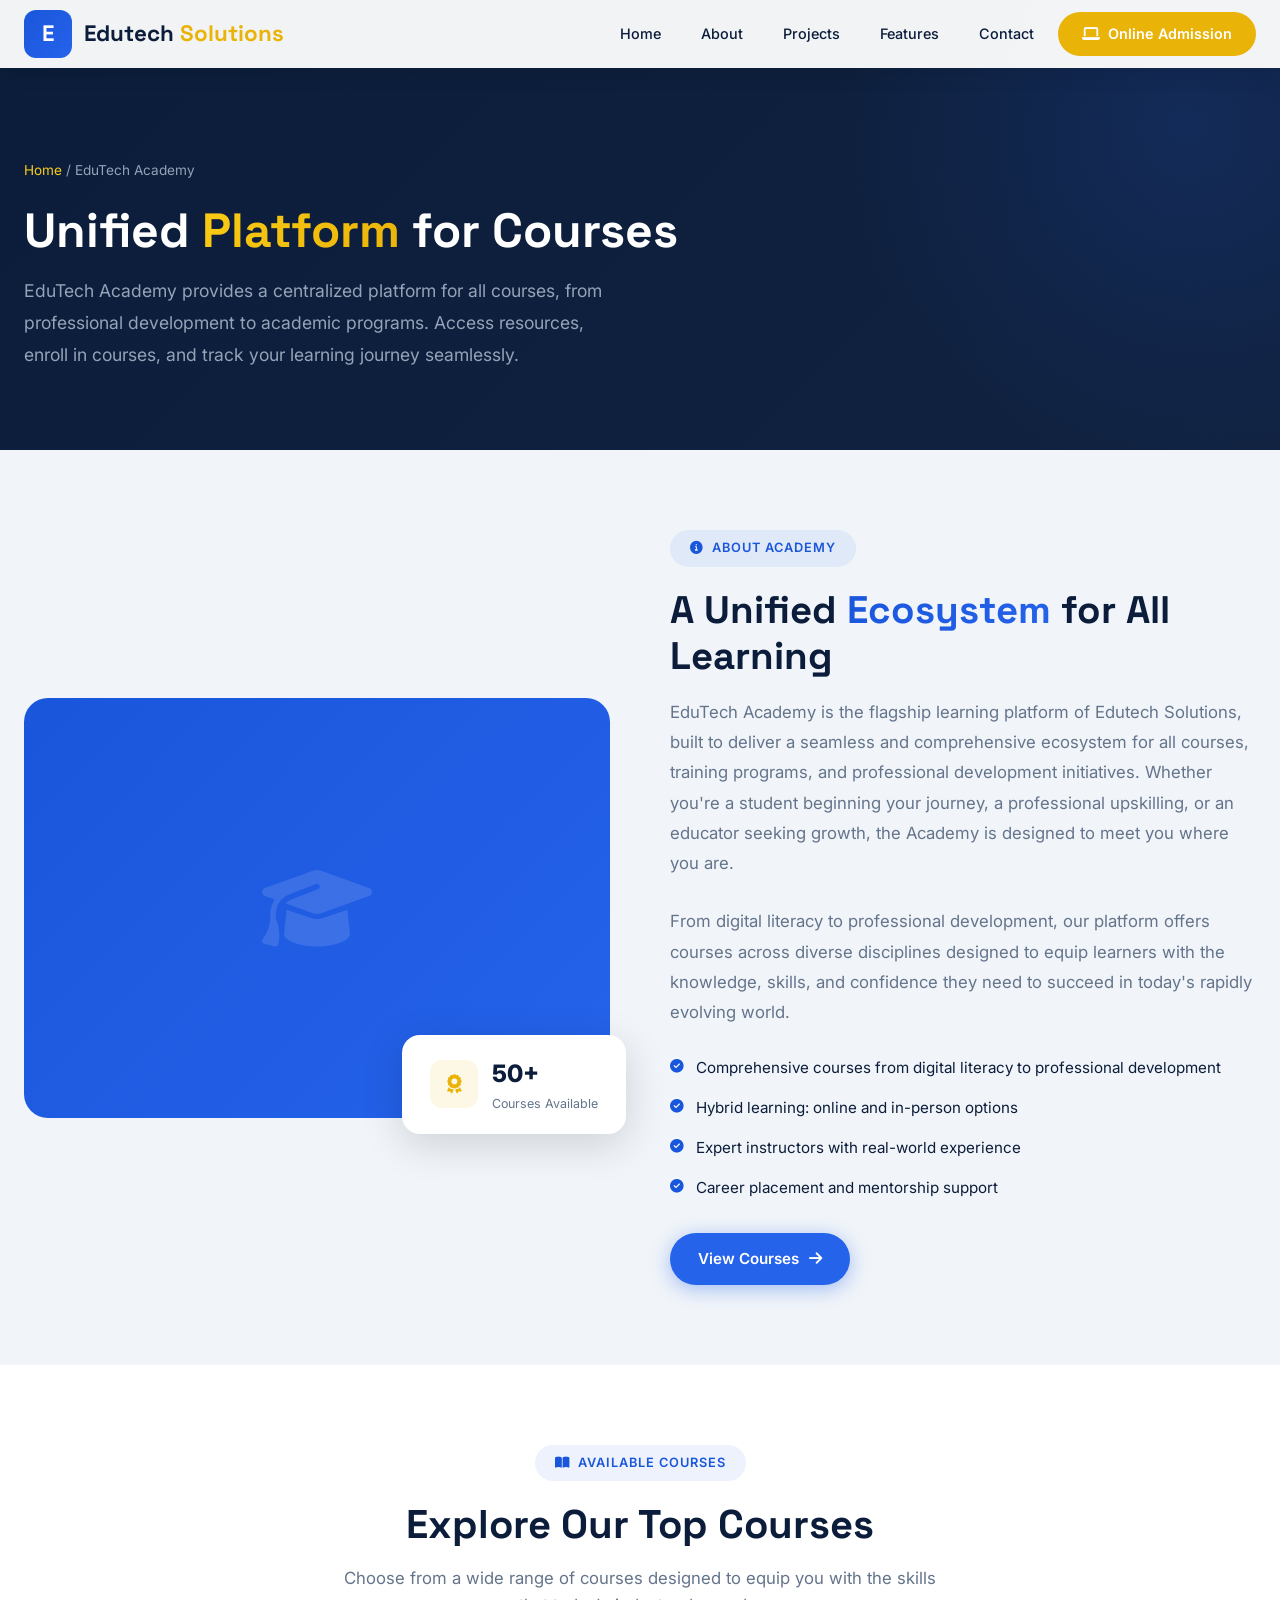
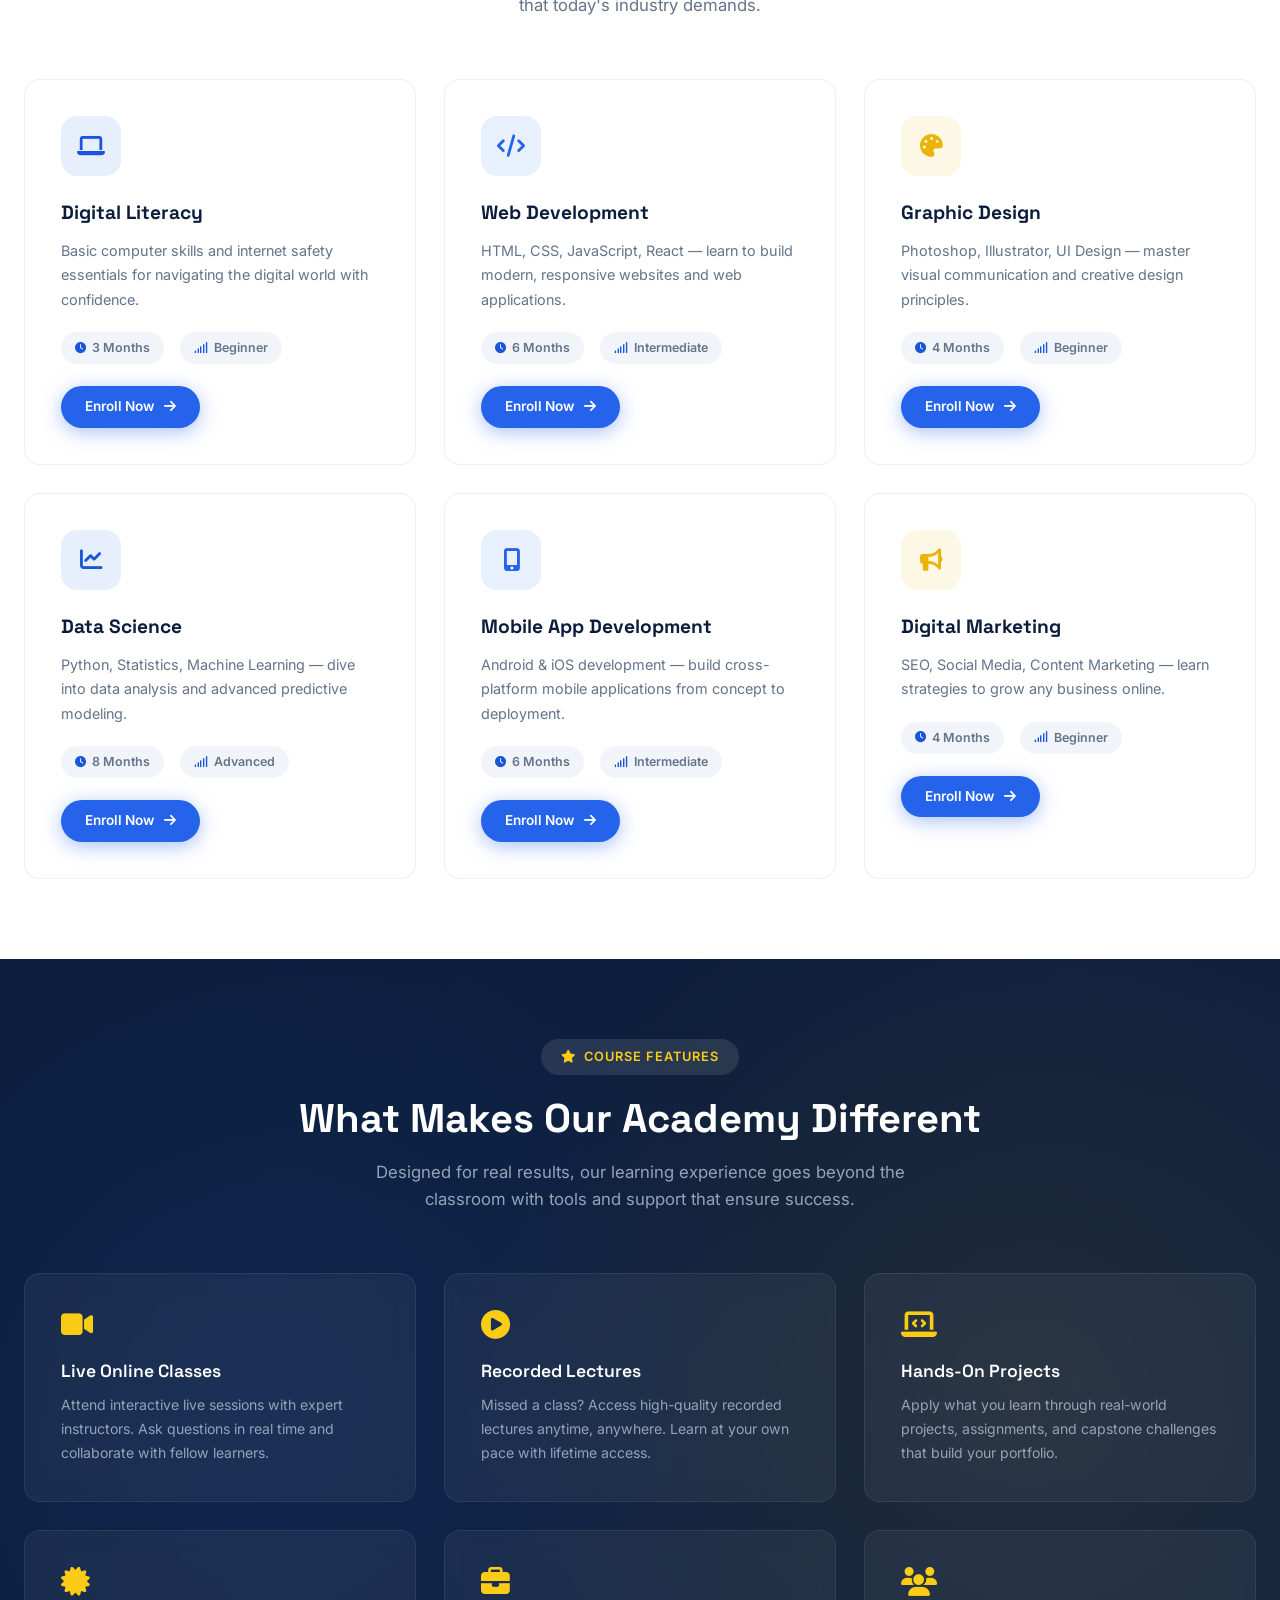
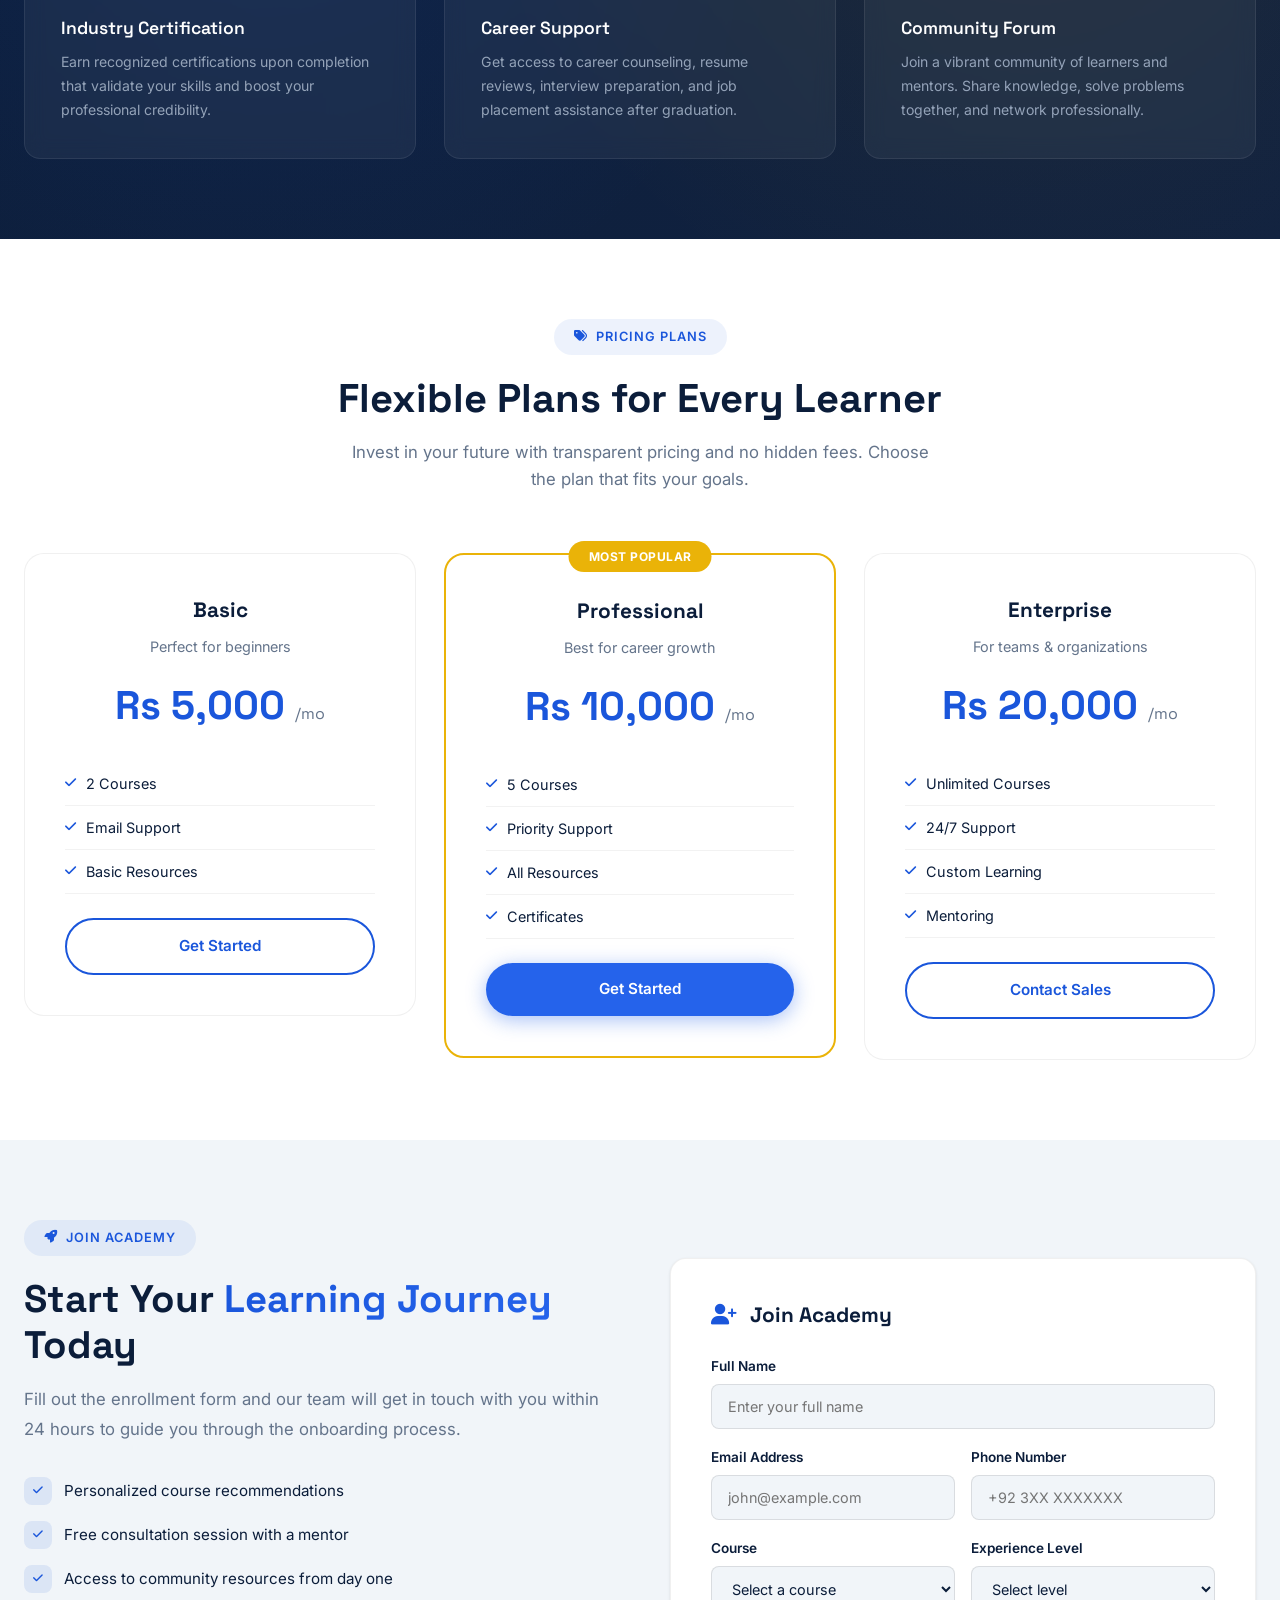
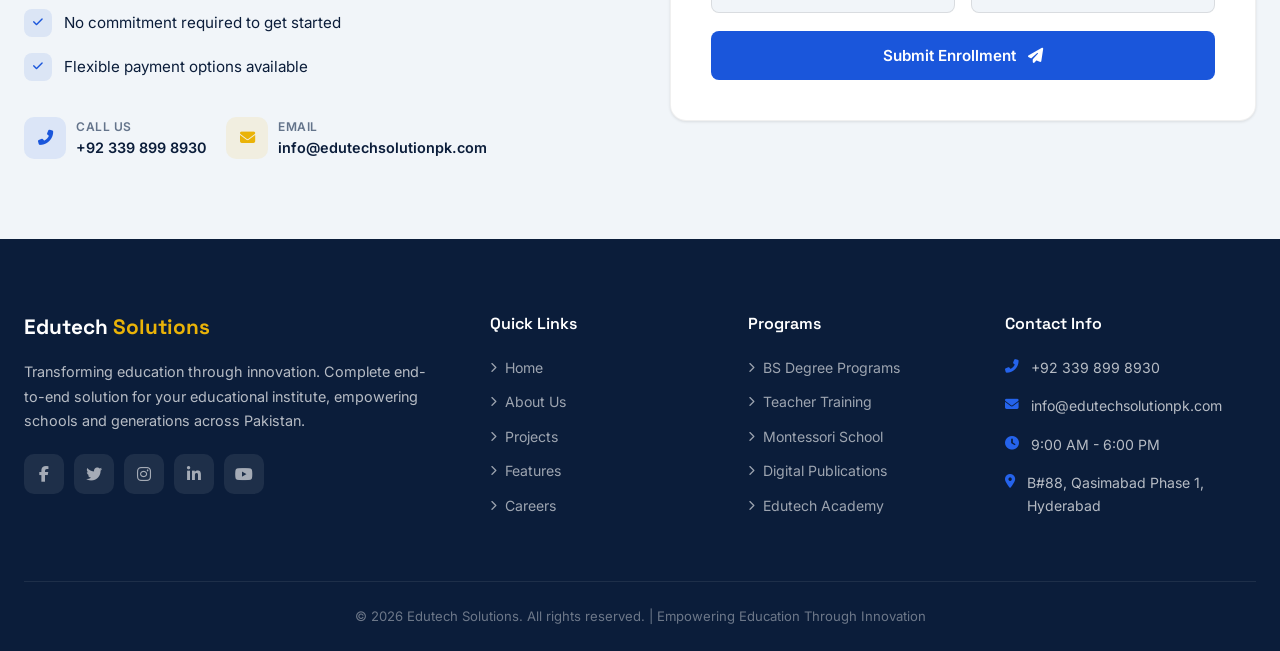
<file: edu-aca.html>
<!DOCTYPE html>
<html lang="en">
<head>
    <meta charset="UTF-8">
    <meta name="viewport" content="width=device-width, initial-scale=1.0">
    <title>EduTech Academy - Unified Platform for Courses</title>
    <link rel="preconnect" href="https://fonts.googleapis.com">
    <link href="https://fonts.googleapis.com/css2?family=Inter:wght@300;400;500;600;700;800;900&family=Space+Grotesk:wght@400;500;600;700&display=swap" rel="stylesheet">
    <link rel="stylesheet" href="https://cdnjs.cloudflare.com/ajax/libs/font-awesome/6.5.0/css/all.min.css">
    <link rel="stylesheet" href="styles.css">
    <style>
        /* PAGE-EXTRA */
        .about-split {
            display: grid;
            grid-template-columns: 1fr 1fr;
            gap: 60px;
            align-items: center;
        }
        .about-split .about-visual {
            position: relative;
        }
        .about-img {
            width: 100%;
            height: 420px;
            background: var(--gradient-1);
            border-radius: 24px;
            display: flex;
            align-items: center;
            justify-content: center;
            overflow: hidden;
            position: relative;
        }
        .about-img i {
            font-size: 5.5rem;
            color: rgba(255,255,255,0.12);
        }
        .about-badge {
            position: absolute;
            bottom: -16px;
            right: -16px;
            background: var(--white);
            border-radius: 18px;
            padding: 20px 28px;
            box-shadow: var(--shadow-lg);
            display: flex;
            align-items: center;
            gap: 14px;
        }
        .about-badge .icon {
            width: 48px;
            height: 48px;
            background: rgba(234,179,8,0.1);
            border-radius: 12px;
            display: flex;
            align-items: center;
            justify-content: center;
            color: var(--accent);
            font-size: 1.2rem;
        }
        .about-badge .text h4 {
            font-size: 1.5rem;
            font-weight: 800;
            color: var(--dark);
        }
        .about-badge .text p {
            font-size: 0.78rem;
            color: var(--gray);
        }
        .about-text h2 {
            font-family: 'Space Grotesk', sans-serif;
            font-size: 2.4rem;
            font-weight: 800;
            color: var(--dark);
            line-height: 1.2;
            margin-bottom: 18px;
        }
        .about-text h2 .highlight {
            background: var(--gradient-1);
            -webkit-background-clip: text;
            -webkit-text-fill-color: transparent;
            background-clip: text;
        }
        .about-text > p {
            color: var(--gray);
            font-size: 1.05rem;
            margin-bottom: 28px;
            line-height: 1.8;
        }
        .about-text .highlight-list {
            list-style: none;
            display: flex;
            flex-direction: column;
            gap: 14px;
            margin-bottom: 32px;
        }
        .about-text .highlight-list li {
            display: flex;
            align-items: flex-start;
            gap: 12px;
            font-size: 0.95rem;
            color: var(--dark);
            line-height: 1.7;
        }
        .about-text .highlight-list li i {
            color: var(--primary);
            font-size: 0.85rem;
            margin-top: 5px;
            flex-shrink: 0;
        }

        /* COURSE CARDS */
        .course-card {
            background: var(--white);
            border: 1px solid rgba(0,0,0,0.06);
            border-radius: var(--radius);
            padding: 36px;
            transition: all 0.4s cubic-bezier(0.4, 0, 0.2, 1);
            position: relative;
            overflow: hidden;
        }
        .course-card::before {
            content: '';
            position: absolute;
            top: 0; left: 0; right: 0;
            height: 4px;
            background: var(--gradient-1);
            transform: scaleX(0);
            transition: transform 0.4s ease;
        }
        .course-card:hover::before { transform: scaleX(1); }
        .course-card:hover { transform: translateY(-8px); box-shadow: var(--shadow-xl); border-color: transparent; }
        .course-card .card-icon {
            width: 60px; height: 60px;
            border-radius: 16px;
            display: flex;
            align-items: center;
            justify-content: center;
            font-size: 1.4rem;
            margin-bottom: 22px;
            transition: all 0.3s ease;
        }
        .course-card:hover .card-icon { transform: scale(1.1); }
        .course-card h3 {
            font-family: 'Space Grotesk', sans-serif;
            font-size: 1.2rem;
            font-weight: 700;
            color: var(--dark);
            margin-bottom: 10px;
        }
        .course-card p {
            color: var(--gray);
            font-size: 0.9rem;
            line-height: 1.7;
            margin-bottom: 20px;
        }
        .course-meta {
            display: flex;
            gap: 16px;
            flex-wrap: wrap;
            margin-bottom: 22px;
        }
        .course-meta span {
            display: inline-flex;
            align-items: center;
            gap: 6px;
            font-size: 0.78rem;
            font-weight: 600;
            color: var(--gray);
            background: var(--light);
            padding: 6px 14px;
            border-radius: 50px;
        }
        .course-meta span i {
            font-size: 0.7rem;
            color: var(--primary);
        }
        .course-card .btn {
            padding: 10px 24px;
            font-size: 0.85rem;
        }

        /* DARK FEATURES CARDS */
        .dark-feature-card {
            background: rgba(255,255,255,0.05);
            border: 1px solid rgba(255,255,255,0.08);
            border-radius: var(--radius);
            padding: 36px;
            transition: all 0.4s ease;
            backdrop-filter: blur(10px);
        }
        .dark-feature-card:hover {
            background: rgba(255,255,255,0.1);
            transform: translateY(-6px);
            border-color: rgba(255,255,255,0.15);
        }
        .dark-feature-card i {
            font-size: 1.8rem;
            color: var(--accent-light);
            margin-bottom: 18px;
            display: block;
        }
        .dark-feature-card h3 {
            font-family: 'Space Grotesk', sans-serif;
            font-size: 1.1rem;
            font-weight: 600;
            color: var(--white);
            margin-bottom: 8px;
        }
        .dark-feature-card p {
            color: var(--gray-light);
            font-size: 0.88rem;
            line-height: 1.7;
        }

        /* PRICING */
        .pricing-grid {
            display: grid;
            grid-template-columns: repeat(3, 1fr);
            gap: 28px;
            align-items: start;
        }

        /* JOIN FORM */
        .join-grid {
            display: grid;
            grid-template-columns: 1fr 1fr;
            gap: 60px;
            align-items: center;
        }
        .join-info h2 {
            font-family: 'Space Grotesk', sans-serif;
            font-size: 2.4rem;
            font-weight: 800;
            color: var(--dark);
            line-height: 1.2;
            margin-bottom: 16px;
        }
        .join-info h2 .highlight {
            background: var(--gradient-1);
            -webkit-background-clip: text;
            -webkit-text-fill-color: transparent;
            background-clip: text;
        }
        .join-info > p {
            color: var(--gray);
            font-size: 1.05rem;
            line-height: 1.8;
            margin-bottom: 32px;
        }
        .join-benefits {
            list-style: none;
            display: flex;
            flex-direction: column;
            gap: 16px;
            margin-bottom: 36px;
        }
        .join-benefits li {
            display: flex;
            align-items: center;
            gap: 12px;
            font-size: 0.95rem;
            color: var(--dark);
        }
        .join-benefits li i {
            width: 28px;
            height: 28px;
            background: rgba(26,86,219,0.1);
            border-radius: 8px;
            display: flex;
            align-items: center;
            justify-content: center;
            color: var(--primary);
            font-size: 0.7rem;
            flex-shrink: 0;
        }

        /* RESPONSIVE */
        @media (max-width: 1024px) {
            .pricing-grid { grid-template-columns: repeat(2, 1fr); }
        }
        @media (max-width: 768px) {
            .about-split,
            .join-grid { grid-template-columns: 1fr; gap: 36px; }
            .pricing-grid { grid-template-columns: 1fr; }
            .page-hero h1 { font-size: 2rem; }
        }
    </style>
</head>
<body>

    <!-- Navbar -->
    <nav class="navbar" id="navbar">
        <div class="container">
            <a href="index.html" class="logo">
                <div class="logo-icon">E</div>
                <span class="logo-text">Edutech <span class="yellow">Solutions</span></span>
            </a>
            <ul class="nav-links" id="navLinks">
                <li><a href="index.html">Home</a></li>
                <li><a href="index.html#about">About</a></li>
                <li><a href="index.html#projects">Projects</a></li>
                <li><a href="index.html#features">Features</a></li>
                <li><a href="index.html#contact">Contact</a></li>
                <li><a href="#" class="nav-cta"><i class="fas fa-laptop"></i> Online Admission</a></li>
            </ul>
            <div class="hamburger" id="hamburger">
                <span></span>
                <span></span>
                <span></span>
            </div>
        </div>
    </nav>

    <!-- Page Hero -->
    <section class="page-hero">
        <div class="container">
            <div class="breadcrumb">
                <a href="index.html">Home</a> / EduTech Academy
            </div>
            <h1>Unified <span class="highlight">Platform</span> for Courses</h1>
            <p>EduTech Academy provides a centralized platform for all courses, from professional development to academic programs. Access resources, enroll in courses, and track your learning journey seamlessly.</p>
        </div>
    </section>

    <!-- About Academy -->
    <section class="about" style="background: var(--light);">
        <div class="container">
            <div class="about-split">
                <div class="about-visual reveal">
                    <div class="about-img">
                        <i class="fas fa-graduation-cap"></i>
                    </div>
                    <div class="about-badge">
                        <div class="icon"><i class="fas fa-award"></i></div>
                        <div class="text">
                            <h4>50+</h4>
                            <p>Courses Available</p>
                        </div>
                    </div>
                </div>
                <div class="about-text reveal">
                    <div class="section-tag"><i class="fas fa-info-circle"></i> About Academy</div>
                    <h2>A Unified <span class="highlight">Ecosystem</span> for All Learning</h2>
                    <p>EduTech Academy is the flagship learning platform of Edutech Solutions, built to deliver a seamless and comprehensive ecosystem for all courses, training programs, and professional development initiatives. Whether you're a student beginning your journey, a professional upskilling, or an educator seeking growth, the Academy is designed to meet you where you are.</p>
                    <p>From digital literacy to professional development, our platform offers courses across diverse disciplines designed to equip learners with the knowledge, skills, and confidence they need to succeed in today's rapidly evolving world.</p>
                    <ul class="highlight-list">
                        <li><i class="fas fa-check-circle"></i> Comprehensive courses from digital literacy to professional development</li>
                        <li><i class="fas fa-check-circle"></i> Hybrid learning: online and in-person options</li>
                        <li><i class="fas fa-check-circle"></i> Expert instructors with real-world experience</li>
                        <li><i class="fas fa-check-circle"></i> Career placement and mentorship support</li>
                    </ul>
                    <a href="#courses" class="btn btn-primary">
                        View Courses <i class="fas fa-arrow-right"></i>
                    </a>
                </div>
            </div>
        </div>
    </section>

    <!-- Available Courses -->
    <section class="courses" id="courses">
        <div class="container">
            <div class="section-header reveal">
                <div class="section-tag"><i class="fas fa-book-open"></i> Available Courses</div>
                <h2>Explore Our Top Courses</h2>
                <p>Choose from a wide range of courses designed to equip you with the skills that today's industry demands.</p>
            </div>
            <div class="card-grid card-grid-3">
                <div class="course-card reveal">
                    <div class="card-icon ci-blue"><i class="fas fa-laptop"></i></div>
                    <h3>Digital Literacy</h3>
                    <p>Basic computer skills and internet safety essentials for navigating the digital world with confidence.</p>
                    <div class="course-meta">
                        <span><i class="fas fa-clock"></i> 3 Months</span>
                        <span><i class="fas fa-signal"></i> Beginner</span>
                    </div>
                    <a href="#join" class="btn btn-primary">
                        Enroll Now <i class="fas fa-arrow-right"></i>
                    </a>
                </div>
                <div class="course-card reveal">
                    <div class="card-icon ci-blue-light"><i class="fas fa-code"></i></div>
                    <h3>Web Development</h3>
                    <p>HTML, CSS, JavaScript, React — learn to build modern, responsive websites and web applications.</p>
                    <div class="course-meta">
                        <span><i class="fas fa-clock"></i> 6 Months</span>
                        <span><i class="fas fa-signal"></i> Intermediate</span>
                    </div>
                    <a href="#join" class="btn btn-primary">
                        Enroll Now <i class="fas fa-arrow-right"></i>
                    </a>
                </div>
                <div class="course-card reveal">
                    <div class="card-icon ci-yellow"><i class="fas fa-palette"></i></div>
                    <h3>Graphic Design</h3>
                    <p>Photoshop, Illustrator, UI Design — master visual communication and creative design principles.</p>
                    <div class="course-meta">
                        <span><i class="fas fa-clock"></i> 4 Months</span>
                        <span><i class="fas fa-signal"></i> Beginner</span>
                    </div>
                    <a href="#join" class="btn btn-primary">
                        Enroll Now <i class="fas fa-arrow-right"></i>
                    </a>
                </div>
                <div class="course-card reveal">
                    <div class="card-icon ci-blue"><i class="fas fa-chart-line"></i></div>
                    <h3>Data Science</h3>
                    <p>Python, Statistics, Machine Learning — dive into data analysis and advanced predictive modeling.</p>
                    <div class="course-meta">
                        <span><i class="fas fa-clock"></i> 8 Months</span>
                        <span><i class="fas fa-signal"></i> Advanced</span>
                    </div>
                    <a href="#join" class="btn btn-primary">
                        Enroll Now <i class="fas fa-arrow-right"></i>
                    </a>
                </div>
                <div class="course-card reveal">
                    <div class="card-icon ci-blue-light"><i class="fas fa-mobile-alt"></i></div>
                    <h3>Mobile App Development</h3>
                    <p>Android & iOS development — build cross-platform mobile applications from concept to deployment.</p>
                    <div class="course-meta">
                        <span><i class="fas fa-clock"></i> 6 Months</span>
                        <span><i class="fas fa-signal"></i> Intermediate</span>
                    </div>
                    <a href="#join" class="btn btn-primary">
                        Enroll Now <i class="fas fa-arrow-right"></i>
                    </a>
                </div>
                <div class="course-card reveal">
                    <div class="card-icon ci-yellow"><i class="fas fa-bullhorn"></i></div>
                    <h3>Digital Marketing</h3>
                    <p>SEO, Social Media, Content Marketing — learn strategies to grow any business online.</p>
                    <div class="course-meta">
                        <span><i class="fas fa-clock"></i> 4 Months</span>
                        <span><i class="fas fa-signal"></i> Beginner</span>
                    </div>
                    <a href="#join" class="btn btn-primary">
                        Enroll Now <i class="fas fa-arrow-right"></i>
                    </a>
                </div>
            </div>
        </div>
    </section>

    <!-- Course Features (Dark) -->
    <section class="dark-section" id="features">
        <div class="container">
            <div class="section-header reveal">
                <div class="section-tag"><i class="fas fa-star"></i> Course Features</div>
                <h2>What Makes Our Academy Different</h2>
                <p>Designed for real results, our learning experience goes beyond the classroom with tools and support that ensure success.</p>
            </div>
            <div class="card-grid card-grid-3">
                <div class="dark-feature-card reveal">
                    <i class="fas fa-video"></i>
                    <h3>Live Online Classes</h3>
                    <p>Attend interactive live sessions with expert instructors. Ask questions in real time and collaborate with fellow learners.</p>
                </div>
                <div class="dark-feature-card reveal">
                    <i class="fas fa-play-circle"></i>
                    <h3>Recorded Lectures</h3>
                    <p>Missed a class? Access high-quality recorded lectures anytime, anywhere. Learn at your own pace with lifetime access.</p>
                </div>
                <div class="dark-feature-card reveal">
                    <i class="fas fa-laptop-code"></i>
                    <h3>Hands-On Projects</h3>
                    <p>Apply what you learn through real-world projects, assignments, and capstone challenges that build your portfolio.</p>
                </div>
                <div class="dark-feature-card reveal">
                    <i class="fas fa-certificate"></i>
                    <h3>Industry Certification</h3>
                    <p>Earn recognized certifications upon completion that validate your skills and boost your professional credibility.</p>
                </div>
                <div class="dark-feature-card reveal">
                    <i class="fas fa-briefcase"></i>
                    <h3>Career Support</h3>
                    <p>Get access to career counseling, resume reviews, interview preparation, and job placement assistance after graduation.</p>
                </div>
                <div class="dark-feature-card reveal">
                    <i class="fas fa-users"></i>
                    <h3>Community Forum</h3>
                    <p>Join a vibrant community of learners and mentors. Share knowledge, solve problems together, and network professionally.</p>
                </div>
            </div>
        </div>
    </section>

    <!-- Pricing Plans -->
    <section class="pricing" id="pricing">
        <div class="container">
            <div class="section-header reveal">
                <div class="section-tag"><i class="fas fa-tags"></i> Pricing Plans</div>
                <h2>Flexible Plans for Every Learner</h2>
                <p>Invest in your future with transparent pricing and no hidden fees. Choose the plan that fits your goals.</p>
            </div>
            <div class="pricing-grid">
                <div class="pricing-card reveal">
                    <h3>Basic</h3>
                    <p style="color: var(--gray); font-size: 0.9rem;">Perfect for beginners</p>
                    <div class="price">Rs 5,000 <span>/mo</span></div>
                    <ul class="features">
                        <li><i class="fas fa-check"></i> 2 Courses</li>
                        <li><i class="fas fa-check"></i> Email Support</li>
                        <li><i class="fas fa-check"></i> Basic Resources</li>
                    </ul>
                    <a href="#join" class="btn btn-outline" style="width: 100%; justify-content: center;">Get Started</a>
                </div>
                <div class="pricing-card featured reveal">
                    <h3>Professional</h3>
                    <p style="color: var(--gray); font-size: 0.9rem;">Best for career growth</p>
                    <div class="price">Rs 10,000 <span>/mo</span></div>
                    <ul class="features">
                        <li><i class="fas fa-check"></i> 5 Courses</li>
                        <li><i class="fas fa-check"></i> Priority Support</li>
                        <li><i class="fas fa-check"></i> All Resources</li>
                        <li><i class="fas fa-check"></i> Certificates</li>
                    </ul>
                    <a href="#join" class="btn btn-primary" style="width: 100%; justify-content: center;">Get Started</a>
                </div>
                <div class="pricing-card reveal">
                    <h3>Enterprise</h3>
                    <p style="color: var(--gray); font-size: 0.9rem;">For teams & organizations</p>
                    <div class="price">Rs 20,000 <span>/mo</span></div>
                    <ul class="features">
                        <li><i class="fas fa-check"></i> Unlimited Courses</li>
                        <li><i class="fas fa-check"></i> 24/7 Support</li>
                        <li><i class="fas fa-check"></i> Custom Learning</li>
                        <li><i class="fas fa-check"></i> Mentoring</li>
                    </ul>
                    <a href="#join" class="btn btn-outline" style="width: 100%; justify-content: center;">Contact Sales</a>
                </div>
            </div>
        </div>
    </section>

    <!-- Join Academy Form -->
    <section class="join" id="join" style="background: var(--light);">
        <div class="container">
            <div class="join-grid">
                <div class="join-info reveal">
                    <div class="section-tag"><i class="fas fa-rocket"></i> Join Academy</div>
                    <h2>Start Your <span class="highlight">Learning Journey</span> Today</h2>
                    <p>Fill out the enrollment form and our team will get in touch with you within 24 hours to guide you through the onboarding process.</p>
                    <ul class="join-benefits">
                        <li><i class="fas fa-check"></i> Personalized course recommendations</li>
                        <li><i class="fas fa-check"></i> Free consultation session with a mentor</li>
                        <li><i class="fas fa-check"></i> Access to community resources from day one</li>
                        <li><i class="fas fa-check"></i> No commitment required to get started</li>
                        <li><i class="fas fa-check"></i> Flexible payment options available</li>
                    </ul>
                    <div style="display: flex; gap: 20px; flex-wrap: wrap;">
                        <div style="display: flex; align-items: center; gap: 10px;">
                            <div style="width: 42px; height: 42px; background: rgba(26,86,219,0.1); border-radius: 10px; display: flex; align-items: center; justify-content: center; color: var(--primary); font-size: 0.95rem;">
                                <i class="fas fa-phone-alt"></i>
                            </div>
                            <div>
                                <div style="font-size: 0.75rem; color: var(--gray); font-weight: 600; text-transform: uppercase; letter-spacing: 0.5px;">Call Us</div>
                                <div style="font-size: 0.9rem; font-weight: 600; color: var(--dark);">+92 339 899 8930</div>
                            </div>
                        </div>
                        <div style="display: flex; align-items: center; gap: 10px;">
                            <div style="width: 42px; height: 42px; background: rgba(234,179,8,0.1); border-radius: 10px; display: flex; align-items: center; justify-content: center; color: var(--accent); font-size: 0.95rem;">
                                <i class="fas fa-envelope"></i>
                            </div>
                            <div>
                                <div style="font-size: 0.75rem; color: var(--gray); font-weight: 600; text-transform: uppercase; letter-spacing: 0.5px;">Email</div>
                                <div style="font-size: 0.9rem; font-weight: 600; color: var(--dark);">info@edutechsolutionpk.com</div>
                            </div>
                        </div>
                    </div>
                </div>
                <div class="contact-form-card reveal">
                    <h3 style="font-family: 'Space Grotesk', sans-serif; font-size: 1.3rem; font-weight: 700; color: var(--dark); margin-bottom: 24px;">
                        <i class="fas fa-user-plus" style="color: var(--primary); margin-right: 8px;"></i> Join Academy
                    </h3>
                    <form>
                        <div class="form-group">
                            <label>Full Name</label>
                            <input type="text" placeholder="Enter your full name">
                        </div>
                        <div class="form-row">
                            <div class="form-group">
                                <label>Email Address</label>
                                <input type="email" placeholder="john@example.com">
                            </div>
                            <div class="form-group">
                                <label>Phone Number</label>
                                <input type="tel" placeholder="+92 3XX XXXXXXX">
                            </div>
                        </div>
                        <div class="form-row">
                            <div class="form-group">
                                <label>Course</label>
                                <select>
                                    <option value="" disabled selected>Select a course</option>
                                    <option>Digital Literacy</option>
                                    <option>Web Development</option>
                                    <option>Graphic Design</option>
                                    <option>Data Science</option>
                                    <option>Mobile App Development</option>
                                    <option>Digital Marketing</option>
                                </select>
                            </div>
                            <div class="form-group">
                                <label>Experience Level</label>
                                <select>
                                    <option value="" disabled selected>Select level</option>
                                    <option>Beginner</option>
                                    <option>Intermediate</option>
                                    <option>Advanced</option>
                                </select>
                            </div>
                        </div>
                        <button type="submit" class="btn-submit">
                            Submit Enrollment <i class="fas fa-paper-plane" style="margin-left: 8px;"></i>
                        </button>
                    </form>
                </div>
            </div>
        </div>
    </section>

    <!-- Footer -->
    <footer class="footer">
        <div class="container">
            <div class="footer-grid">
                <div class="footer-brand">
                    <span class="logo-text">Edutech <span class="yellow">Solutions</span></span>
                    <p>Transforming education through innovation. Complete end-to-end solution for your educational institute, empowering schools and generations across Pakistan.</p>
                    <div class="social-links">
                        <a href="#"><i class="fab fa-facebook-f"></i></a>
                        <a href="#"><i class="fab fa-twitter"></i></a>
                        <a href="#"><i class="fab fa-instagram"></i></a>
                        <a href="#"><i class="fab fa-linkedin-in"></i></a>
                        <a href="#"><i class="fab fa-youtube"></i></a>
                    </div>
                </div>
                <div>
                    <h4>Quick Links</h4>
                    <ul class="footer-links">
                        <li><a href="index.html"><i class="fas fa-chevron-right" style="font-size:0.65rem;"></i> Home</a></li>
                        <li><a href="index.html#about"><i class="fas fa-chevron-right" style="font-size:0.65rem;"></i> About Us</a></li>
                        <li><a href="index.html#projects"><i class="fas fa-chevron-right" style="font-size:0.65rem;"></i> Projects</a></li>
                        <li><a href="index.html#features"><i class="fas fa-chevron-right" style="font-size:0.65rem;"></i> Features</a></li>
                        <li><a href="career.html"><i class="fas fa-chevron-right" style="font-size:0.65rem;"></i> Careers</a></li>
                    </ul>
                </div>
                <div>
                    <h4>Programs</h4>
                    <ul class="footer-links">
                        <li><a href="apply.html"><i class="fas fa-chevron-right" style="font-size:0.65rem;"></i> BS Degree Programs</a></li>
                        <li><a href="edu-tr.html"><i class="fas fa-chevron-right" style="font-size:0.65rem;"></i> Teacher Training</a></li>
                        <li><a href="edu-mn.html"><i class="fas fa-chevron-right" style="font-size:0.65rem;"></i> Montessori School</a></li>
                        <li><a href="edu-pub.html"><i class="fas fa-chevron-right" style="font-size:0.65rem;"></i> Digital Publications</a></li>
                        <li><a href="edu-aca.html"><i class="fas fa-chevron-right" style="font-size:0.65rem;"></i> Edutech Academy</a></li>
                    </ul>
                </div>
                <div>
                    <h4>Contact Info</h4>
                    <div class="footer-contact-item">
                        <i class="fas fa-phone-alt"></i>
                        <p>+92 339 899 8930</p>
                    </div>
                    <div class="footer-contact-item">
                        <i class="fas fa-envelope"></i>
                        <p>info@edutechsolutionpk.com</p>
                    </div>
                    <div class="footer-contact-item">
                        <i class="fas fa-clock"></i>
                        <p>9:00 AM - 6:00 PM</p>
                    </div>
                    <div class="footer-contact-item">
                        <i class="fas fa-map-marker-alt"></i>
                        <p>B#88, Qasimabad Phase 1, Hyderabad</p>
                    </div>
                </div>
            </div>
            <div class="footer-bottom">
                &copy; 2026 Edutech Solutions. All rights reserved. | Empowering Education Through Innovation
            </div>
        </div>
    </footer>

    <script>
        // Navbar scroll effect
        const navbar = document.getElementById('navbar');
        window.addEventListener('scroll', () => {
            if (window.scrollY > 50) {
                navbar.classList.add('scrolled');
            } else {
                navbar.classList.remove('scrolled');
            }
        });

        // Mobile menu toggle
        const hamburger = document.getElementById('hamburger');
        const navLinks = document.getElementById('navLinks');
        hamburger.addEventListener('click', () => {
            hamburger.classList.toggle('active');
            navLinks.classList.toggle('active');
        });

        // Close mobile menu on link click
        navLinks.querySelectorAll('a').forEach(link => {
            link.addEventListener('click', () => {
                hamburger.classList.remove('active');
                navLinks.classList.remove('active');
            });
        });

        // Scroll reveal animation
        const reveals = document.querySelectorAll('.reveal');
        const revealObserver = new IntersectionObserver((entries) => {
            entries.forEach(entry => {
                if (entry.isIntersecting) {
                    entry.target.classList.add('active');
                }
            });
        }, { threshold: 0.1, rootMargin: '0px 0px -50px 0px' });

        reveals.forEach(el => revealObserver.observe(el));
    </script>
</body>
</html>
</file>
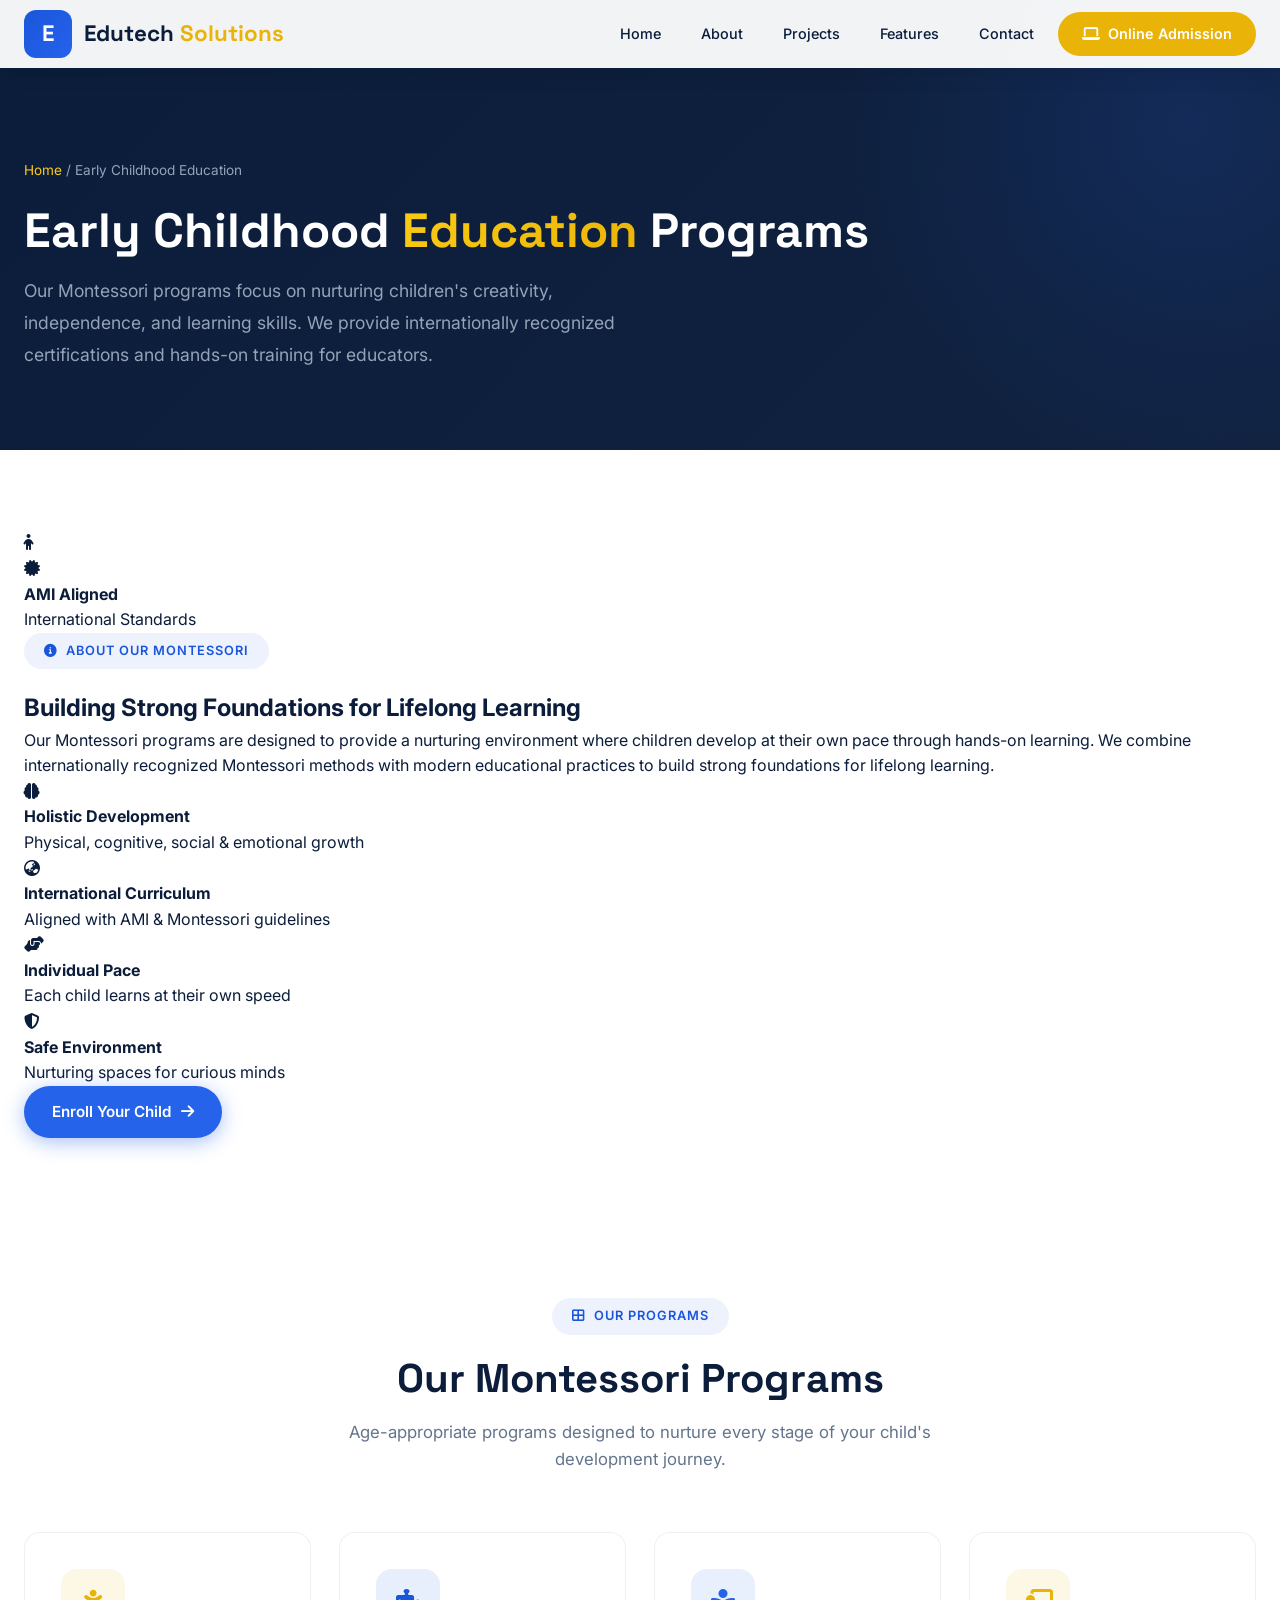
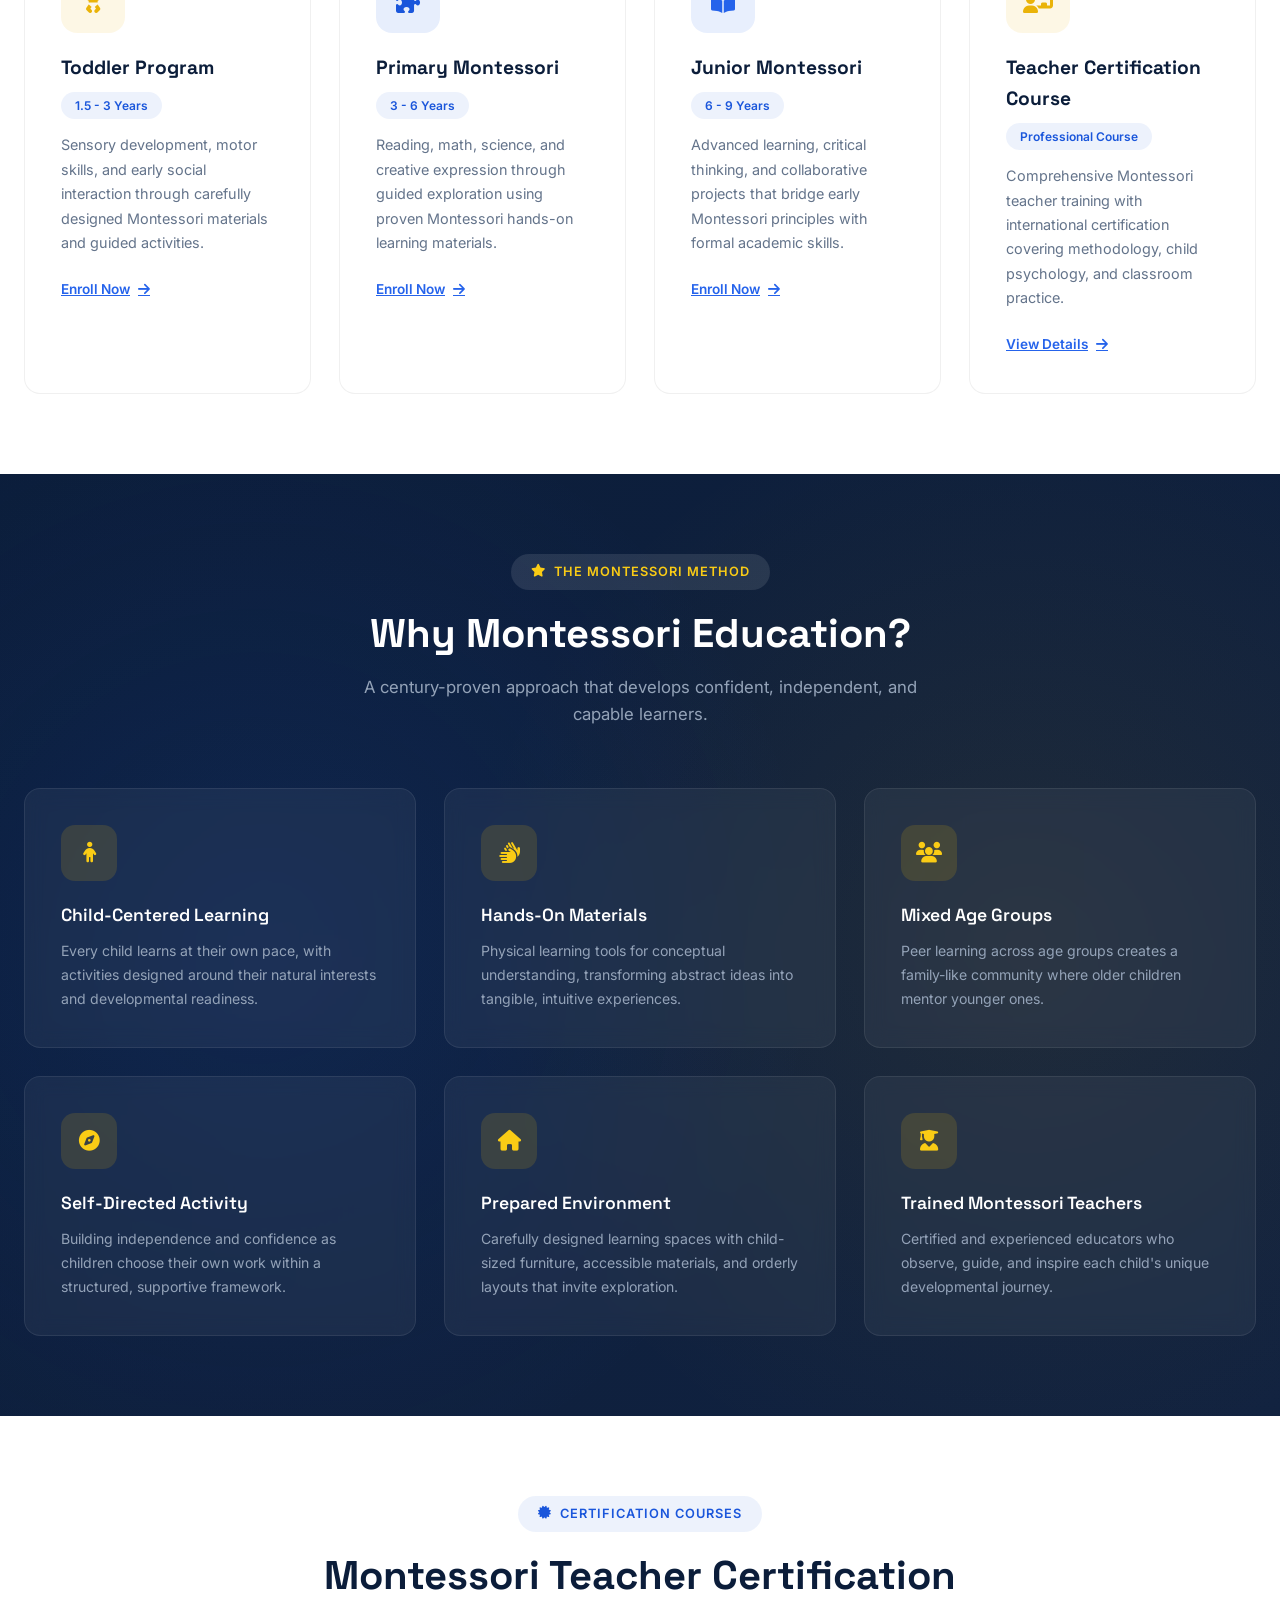
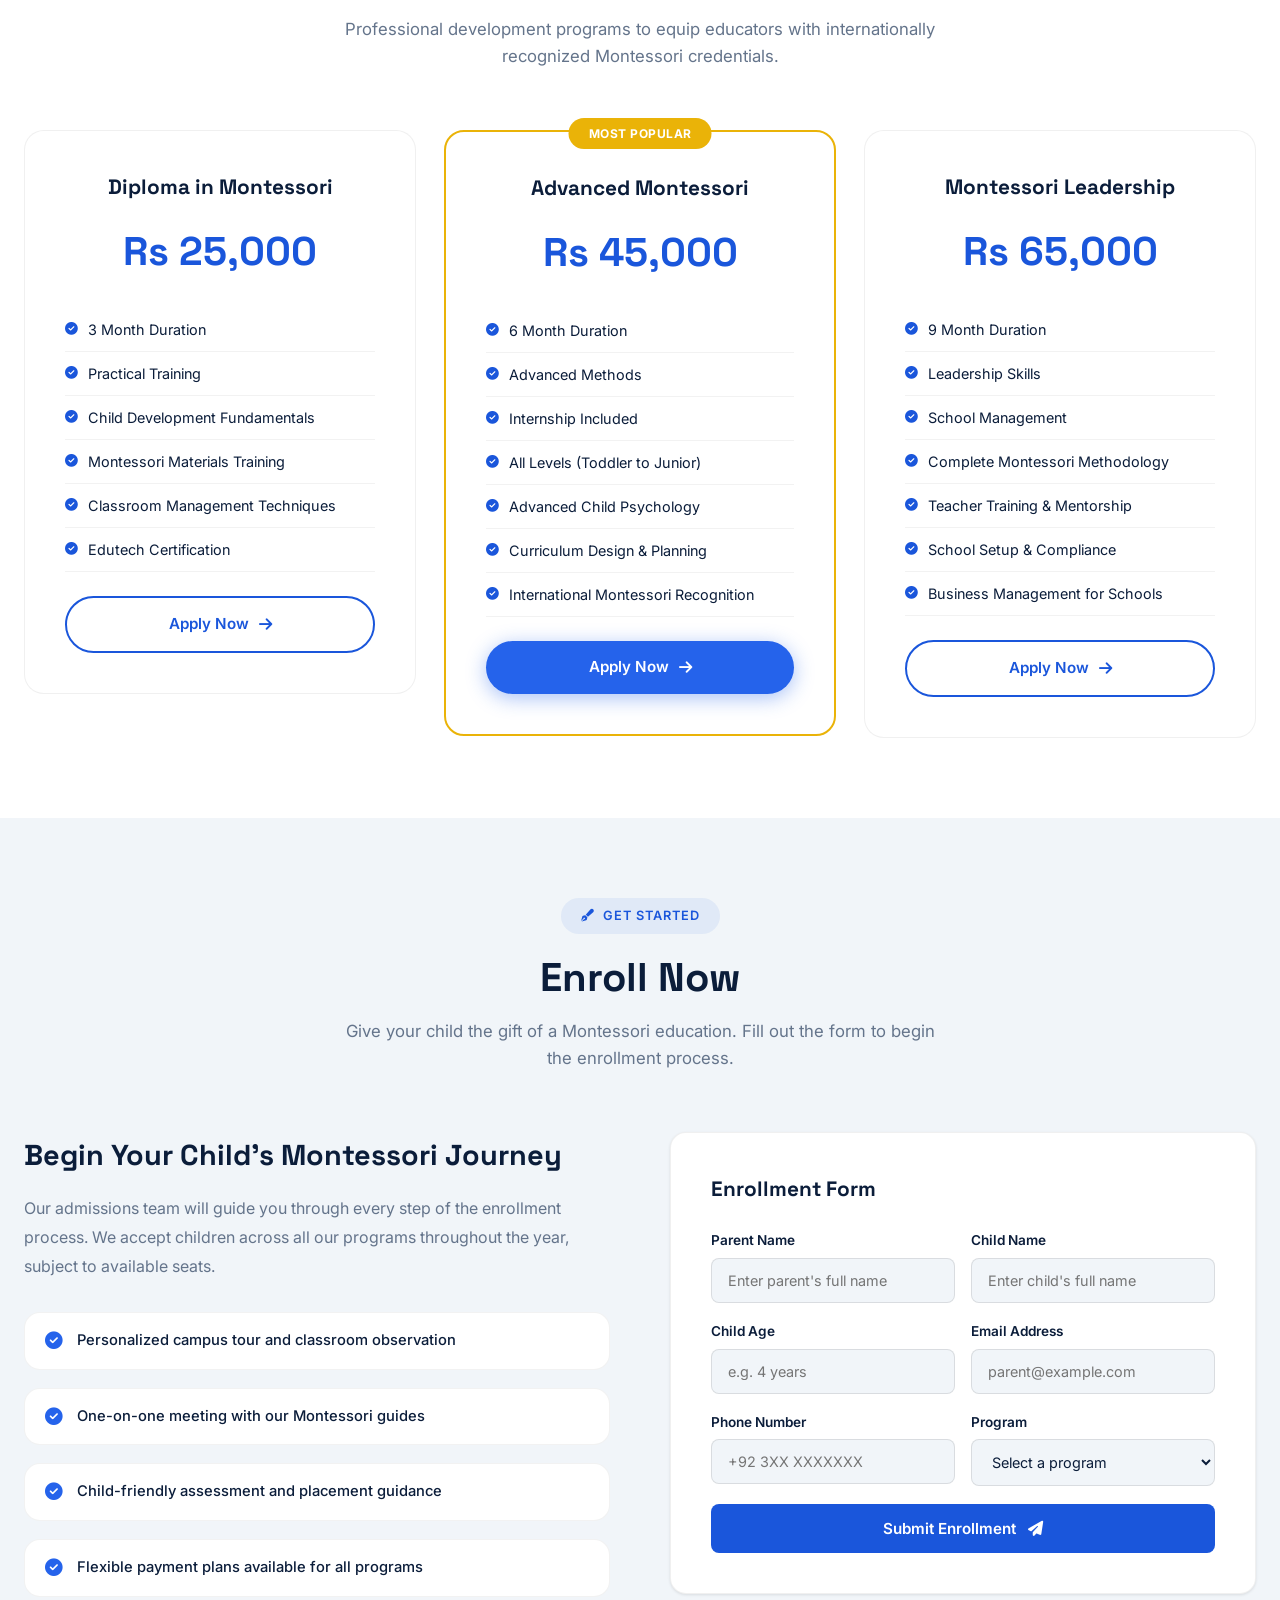
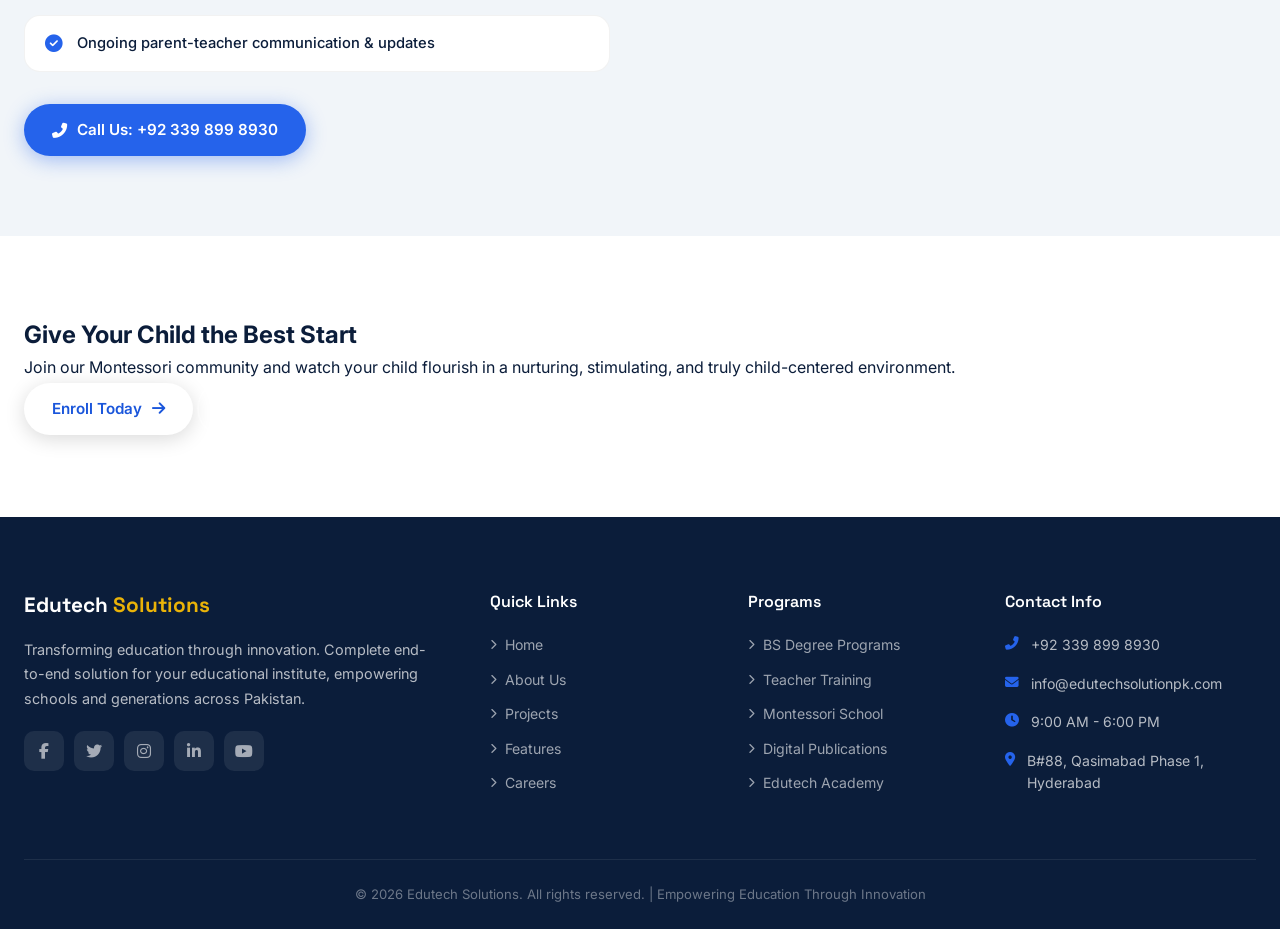
<file: edu-mn.html>
<!DOCTYPE html>
<html lang="en">
<head>
    <meta charset="UTF-8">
    <meta name="viewport" content="width=device-width, initial-scale=1.0">
    <title>Early Childhood Education Programs - Edutech Solutions Pakistan</title>
    <link rel="preconnect" href="https://fonts.googleapis.com">
    <link href="https://fonts.googleapis.com/css2?family=Inter:wght@300;400;500;600;700;800;900&family=Space+Grotesk:wght@400;500;600;700&display=swap" rel="stylesheet">
    <link rel="stylesheet" href="https://cdnjs.cloudflare.com/ajax/libs/font-awesome/6.5.0/css/all.min.css">
    <link rel="stylesheet" href="styles.css">
    <style>
        .programs-grid { display: grid; grid-template-columns: repeat(4, 1fr); gap: 28px; }
        .program-card { background: var(--white); border: 1px solid rgba(0,0,0,0.06); border-radius: var(--radius); padding: 36px; transition: all 0.4s cubic-bezier(0.4, 0, 0.2, 1); position: relative; overflow: hidden; }
        .program-card::before { content: ''; position: absolute; top: 0; left: 0; right: 0; height: 4px; background: var(--gradient-1); transform: scaleX(0); transition: transform 0.4s ease; }
        .program-card:hover::before { transform: scaleX(1); }
        .program-card:hover { transform: translateY(-8px); box-shadow: var(--shadow-xl); border-color: transparent; }
        .program-card .card-icon { width: 64px; height: 64px; border-radius: 16px; display: flex; align-items: center; justify-content: center; font-size: 1.5rem; margin-bottom: 20px; }
        .program-card h3 { font-family: 'Space Grotesk', sans-serif; font-size: 1.2rem; font-weight: 700; color: var(--dark); margin-bottom: 8px; }
        .program-card .age-tag { display: inline-block; background: rgba(26,86,219,0.08); color: var(--primary); padding: 4px 14px; border-radius: 50px; font-size: 0.75rem; font-weight: 600; margin-bottom: 14px; }
        .program-card p { color: var(--gray); font-size: 0.9rem; line-height: 1.7; margin-bottom: 20px; }
        .program-card .service-link { display: inline-flex; align-items: center; gap: 8px; color: var(--primary-light); font-weight: 600; font-size: 0.85rem; transition: all 0.3s ease; }
        .program-card .service-link i { transition: transform 0.3s ease; }
        .program-card:hover .service-link i { transform: translateX(4px); }

        .why-grid { display: grid; grid-template-columns: repeat(3, 1fr); gap: 28px; }
        .why-card { background: rgba(255,255,255,0.05); border: 1px solid rgba(255,255,255,0.08); border-radius: var(--radius); padding: 36px; transition: all 0.4s ease; backdrop-filter: blur(10px); }
        .why-card:hover { background: rgba(255,255,255,0.1); transform: translateY(-6px); border-color: rgba(255,255,255,0.15); }
        .why-card .why-icon { width: 56px; height: 56px; background: rgba(234,179,8,0.15); border-radius: 14px; display: flex; align-items: center; justify-content: center; font-size: 1.3rem; color: var(--accent-light); margin-bottom: 20px; }
        .why-card h3 { font-family: 'Space Grotesk', sans-serif; font-size: 1.1rem; font-weight: 600; color: var(--white); margin-bottom: 10px; }
        .why-card p { color: var(--gray-light); font-size: 0.88rem; line-height: 1.7; }

        .pricing-grid { display: grid; grid-template-columns: repeat(3, 1fr); gap: 28px; align-items: start; }

        .enroll-section { background: var(--light); }
        .enroll-grid { display: grid; grid-template-columns: 1fr 1fr; gap: 60px; align-items: start; }
        .enroll-info h3 { font-family: 'Space Grotesk', sans-serif; font-size: 1.8rem; font-weight: 700; color: var(--dark); margin-bottom: 16px; }
        .enroll-info > p { color: var(--gray); margin-bottom: 32px; line-height: 1.8; }
        .enroll-highlights { display: flex; flex-direction: column; gap: 18px; margin-bottom: 32px; }
        .enroll-highlight { display: flex; align-items: center; gap: 14px; padding: 16px 20px; background: var(--white); border-radius: var(--radius); border: 1px solid rgba(0,0,0,0.05); transition: all 0.3s ease; }
        .enroll-highlight:hover { transform: translateX(6px); box-shadow: var(--shadow-md); }
        .enroll-highlight i { color: var(--primary-light); font-size: 1.1rem; flex-shrink: 0; }
        .enroll-highlight span { font-size: 0.92rem; font-weight: 500; color: var(--dark); }

        @media (max-width: 1024px) {
            .programs-grid { grid-template-columns: repeat(2, 1fr); }
            .why-grid { grid-template-columns: repeat(2, 1fr); }
        }
        @media (max-width: 768px) {
            .programs-grid { grid-template-columns: 1fr; }
            .why-grid { grid-template-columns: 1fr; }
            .pricing-grid { grid-template-columns: 1fr; }
            .enroll-grid { grid-template-columns: 1fr; }
        }
    </style>
</head>
<body>

    <!-- Navbar -->
    <nav class="navbar scrolled" id="navbar">
        <div class="container">
            <a href="index.html" class="logo">
                <div class="logo-icon">E</div>
                <span class="logo-text">Edutech <span class="yellow">Solutions</span></span>
            </a>
            <ul class="nav-links" id="navLinks">
                <li><a href="index.html">Home</a></li>
                <li><a href="index.html#about">About</a></li>
                <li><a href="index.html#projects">Projects</a></li>
                <li><a href="index.html#features">Features</a></li>
                <li><a href="index.html#contact">Contact</a></li>
                <li><a href="#" class="nav-cta"><i class="fas fa-laptop"></i> Online Admission</a></li>
            </ul>
            <div class="hamburger" id="hamburger">
                <span></span>
                <span></span>
                <span></span>
            </div>
        </div>
    </nav>

    <!-- Page Hero -->
    <section class="page-hero">
        <div class="container">
            <div class="breadcrumb">
                <a href="index.html">Home</a> / Early Childhood Education
            </div>
            <h1>Early Childhood <span class="highlight">Education</span> Programs</h1>
            <p>Our Montessori programs focus on nurturing children's creativity, independence, and learning skills. We provide internationally recognized certifications and hands-on training for educators.</p>
        </div>
    </section>

    <!-- About Our Montessori -->
    <section class="about">
        <div class="container">
            <div class="about-grid">
                <div class="about-visual reveal">
                    <div class="about-image-main">
                        <i class="fas fa-child"></i>
                    </div>
                    <div class="about-image-overlay">
                        <div class="icon"><i class="fas fa-certificate"></i></div>
                        <div class="text">
                            <h4>AMI Aligned</h4>
                            <p>International Standards</p>
                        </div>
                    </div>
                </div>
                <div class="about-content reveal">
                    <div class="section-tag"><i class="fas fa-info-circle"></i> About Our Montessori</div>
                    <h2>Building Strong Foundations for <span class="highlight">Lifelong Learning</span></h2>
                    <p>Our Montessori programs are designed to provide a nurturing environment where children develop at their own pace through hands-on learning. We combine internationally recognized Montessori methods with modern educational practices to build strong foundations for lifelong learning.</p>
                    <div class="about-values">
                        <div class="value-item">
                            <i class="fas fa-brain"></i>
                            <div>
                                <h4>Holistic Development</h4>
                                <p>Physical, cognitive, social & emotional growth</p>
                            </div>
                        </div>
                        <div class="value-item">
                            <i class="fas fa-globe-asia"></i>
                            <div>
                                <h4>International Curriculum</h4>
                                <p>Aligned with AMI & Montessori guidelines</p>
                            </div>
                        </div>
                        <div class="value-item">
                            <i class="fas fa-hands-helping"></i>
                            <div>
                                <h4>Individual Pace</h4>
                                <p>Each child learns at their own speed</p>
                            </div>
                        </div>
                        <div class="value-item">
                            <i class="fas fa-shield-alt"></i>
                            <div>
                                <h4>Safe Environment</h4>
                                <p>Nurturing spaces for curious minds</p>
                            </div>
                        </div>
                    </div>
                    <a href="#enroll" class="btn btn-primary">
                        Enroll Your Child <i class="fas fa-arrow-right"></i>
                    </a>
                </div>
            </div>
        </div>
    </section>

    <!-- Our Montessori Programs -->
    <section>
        <div class="container">
            <div class="section-header reveal">
                <div class="section-tag"><i class="fas fa-th-large"></i> Our Programs</div>
                <h2>Our Montessori Programs</h2>
                <p>Age-appropriate programs designed to nurture every stage of your child's development journey.</p>
            </div>
            <div class="programs-grid">
                <div class="program-card reveal">
                    <div class="card-icon ci-yellow"><i class="fas fa-baby"></i></div>
                    <h3>Toddler Program</h3>
                    <span class="age-tag">1.5 - 3 Years</span>
                    <p>Sensory development, motor skills, and early social interaction through carefully designed Montessori materials and guided activities.</p>
                    <a href="#enroll" class="service-link">Enroll Now <i class="fas fa-arrow-right"></i></a>
                </div>
                <div class="program-card reveal">
                    <div class="card-icon ci-blue"><i class="fas fa-puzzle-piece"></i></div>
                    <h3>Primary Montessori</h3>
                    <span class="age-tag">3 - 6 Years</span>
                    <p>Reading, math, science, and creative expression through guided exploration using proven Montessori hands-on learning materials.</p>
                    <a href="#enroll" class="service-link">Enroll Now <i class="fas fa-arrow-right"></i></a>
                </div>
                <div class="program-card reveal">
                    <div class="card-icon ci-blue-light"><i class="fas fa-book-reader"></i></div>
                    <h3>Junior Montessori</h3>
                    <span class="age-tag">6 - 9 Years</span>
                    <p>Advanced learning, critical thinking, and collaborative projects that bridge early Montessori principles with formal academic skills.</p>
                    <a href="#enroll" class="service-link">Enroll Now <i class="fas fa-arrow-right"></i></a>
                </div>
                <div class="program-card reveal">
                    <div class="card-icon ci-yellow"><i class="fas fa-chalkboard-teacher"></i></div>
                    <h3>Teacher Certification Course</h3>
                    <span class="age-tag">Professional Course</span>
                    <p>Comprehensive Montessori teacher training with international certification covering methodology, child psychology, and classroom practice.</p>
                    <a href="#certification" class="service-link">View Details <i class="fas fa-arrow-right"></i></a>
                </div>
            </div>
        </div>
    </section>

    <!-- Why Montessori -->
    <section class="dark-section">
        <div class="container">
            <div class="section-header reveal">
                <div class="section-tag"><i class="fas fa-star"></i> The Montessori Method</div>
                <h2>Why Montessori Education?</h2>
                <p>A century-proven approach that develops confident, independent, and capable learners.</p>
            </div>
            <div class="why-grid">
                <div class="why-card reveal">
                    <div class="why-icon"><i class="fas fa-child"></i></div>
                    <h3>Child-Centered Learning</h3>
                    <p>Every child learns at their own pace, with activities designed around their natural interests and developmental readiness.</p>
                </div>
                <div class="why-card reveal">
                    <div class="why-icon"><i class="fas fa-hands"></i></div>
                    <h3>Hands-On Materials</h3>
                    <p>Physical learning tools for conceptual understanding, transforming abstract ideas into tangible, intuitive experiences.</p>
                </div>
                <div class="why-card reveal">
                    <div class="why-icon"><i class="fas fa-users"></i></div>
                    <h3>Mixed Age Groups</h3>
                    <p>Peer learning across age groups creates a family-like community where older children mentor younger ones.</p>
                </div>
                <div class="why-card reveal">
                    <div class="why-icon"><i class="fas fa-compass"></i></div>
                    <h3>Self-Directed Activity</h3>
                    <p>Building independence and confidence as children choose their own work within a structured, supportive framework.</p>
                </div>
                <div class="why-card reveal">
                    <div class="why-icon"><i class="fas fa-home"></i></div>
                    <h3>Prepared Environment</h3>
                    <p>Carefully designed learning spaces with child-sized furniture, accessible materials, and orderly layouts that invite exploration.</p>
                </div>
                <div class="why-card reveal">
                    <div class="why-icon"><i class="fas fa-user-graduate"></i></div>
                    <h3>Trained Montessori Teachers</h3>
                    <p>Certified and experienced educators who observe, guide, and inspire each child's unique developmental journey.</p>
                </div>
            </div>
        </div>
    </section>

    <!-- Certification Courses -->
    <section id="certification">
        <div class="container">
            <div class="section-header reveal">
                <div class="section-tag"><i class="fas fa-certificate"></i> Certification Courses</div>
                <h2>Montessori Teacher Certification</h2>
                <p>Professional development programs to equip educators with internationally recognized Montessori credentials.</p>
            </div>
            <div class="pricing-grid">
                <div class="pricing-card reveal">
                    <h3>Diploma in Montessori</h3>
                    <div class="price">Rs 25,000</div>
                    <ul class="features">
                        <li><i class="fas fa-check-circle"></i> 3 Month Duration</li>
                        <li><i class="fas fa-check-circle"></i> Practical Training</li>
                        <li><i class="fas fa-check-circle"></i> Child Development Fundamentals</li>
                        <li><i class="fas fa-check-circle"></i> Montessori Materials Training</li>
                        <li><i class="fas fa-check-circle"></i> Classroom Management Techniques</li>
                        <li><i class="fas fa-check-circle"></i> Edutech Certification</li>
                    </ul>
                    <a href="#enroll" class="btn btn-outline" style="width:100%; justify-content:center;">Apply Now <i class="fas fa-arrow-right"></i></a>
                </div>
                <div class="pricing-card featured reveal">
                    <h3>Advanced Montessori</h3>
                    <div class="price">Rs 45,000</div>
                    <ul class="features">
                        <li><i class="fas fa-check-circle"></i> 6 Month Duration</li>
                        <li><i class="fas fa-check-circle"></i> Advanced Methods</li>
                        <li><i class="fas fa-check-circle"></i> Internship Included</li>
                        <li><i class="fas fa-check-circle"></i> All Levels (Toddler to Junior)</li>
                        <li><i class="fas fa-check-circle"></i> Advanced Child Psychology</li>
                        <li><i class="fas fa-check-circle"></i> Curriculum Design & Planning</li>
                        <li><i class="fas fa-check-circle"></i> International Montessori Recognition</li>
                    </ul>
                    <a href="#enroll" class="btn btn-primary" style="width:100%; justify-content:center;">Apply Now <i class="fas fa-arrow-right"></i></a>
                </div>
                <div class="pricing-card reveal">
                    <h3>Montessori Leadership</h3>
                    <div class="price">Rs 65,000</div>
                    <ul class="features">
                        <li><i class="fas fa-check-circle"></i> 9 Month Duration</li>
                        <li><i class="fas fa-check-circle"></i> Leadership Skills</li>
                        <li><i class="fas fa-check-circle"></i> School Management</li>
                        <li><i class="fas fa-check-circle"></i> Complete Montessori Methodology</li>
                        <li><i class="fas fa-check-circle"></i> Teacher Training & Mentorship</li>
                        <li><i class="fas fa-check-circle"></i> School Setup & Compliance</li>
                        <li><i class="fas fa-check-circle"></i> Business Management for Schools</li>
                    </ul>
                    <a href="#enroll" class="btn btn-outline" style="width:100%; justify-content:center;">Apply Now <i class="fas fa-arrow-right"></i></a>
                </div>
            </div>
        </div>
    </section>

    <!-- Enroll Now Form -->
    <section class="enroll-section" id="enroll">
        <div class="container">
            <div class="section-header reveal">
                <div class="section-tag"><i class="fas fa-pen-fancy"></i> Get Started</div>
                <h2>Enroll Now</h2>
                <p>Give your child the gift of a Montessori education. Fill out the form to begin the enrollment process.</p>
            </div>
            <div class="enroll-grid">
                <div class="enroll-info reveal">
                    <h3>Begin Your Child's Montessori Journey</h3>
                    <p>Our admissions team will guide you through every step of the enrollment process. We accept children across all our programs throughout the year, subject to available seats.</p>
                    <div class="enroll-highlights">
                        <div class="enroll-highlight">
                            <i class="fas fa-check-circle"></i>
                            <span>Personalized campus tour and classroom observation</span>
                        </div>
                        <div class="enroll-highlight">
                            <i class="fas fa-check-circle"></i>
                            <span>One-on-one meeting with our Montessori guides</span>
                        </div>
                        <div class="enroll-highlight">
                            <i class="fas fa-check-circle"></i>
                            <span>Child-friendly assessment and placement guidance</span>
                        </div>
                        <div class="enroll-highlight">
                            <i class="fas fa-check-circle"></i>
                            <span>Flexible payment plans available for all programs</span>
                        </div>
                        <div class="enroll-highlight">
                            <i class="fas fa-check-circle"></i>
                            <span>Ongoing parent-teacher communication & updates</span>
                        </div>
                    </div>
                    <a href="tel:+923398998930" class="btn btn-primary">
                        <i class="fas fa-phone-alt"></i> Call Us: +92 339 899 8930
                    </a>
                </div>
                <div class="contact-form-card reveal">
                    <h3 style="font-family:'Space Grotesk',sans-serif; font-size:1.3rem; font-weight:700; color:var(--dark); margin-bottom:24px;">Enrollment Form</h3>
                    <form>
                        <div class="form-row">
                            <div class="form-group">
                                <label>Parent Name</label>
                                <input type="text" placeholder="Enter parent's full name" required>
                            </div>
                            <div class="form-group">
                                <label>Child Name</label>
                                <input type="text" placeholder="Enter child's full name" required>
                            </div>
                        </div>
                        <div class="form-row">
                            <div class="form-group">
                                <label>Child Age</label>
                                <input type="text" placeholder="e.g. 4 years" required>
                            </div>
                            <div class="form-group">
                                <label>Email Address</label>
                                <input type="email" placeholder="parent@example.com" required>
                            </div>
                        </div>
                        <div class="form-row">
                            <div class="form-group">
                                <label>Phone Number</label>
                                <input type="tel" placeholder="+92 3XX XXXXXXX" required>
                            </div>
                            <div class="form-group">
                                <label>Program</label>
                                <select required>
                                    <option value="" disabled selected>Select a program</option>
                                    <option>Toddler Program (1.5 - 3 Years)</option>
                                    <option>Primary Montessori (3 - 6 Years)</option>
                                    <option>Junior Montessori (6 - 9 Years)</option>
                                    <option>Diploma in Montessori</option>
                                    <option>Advanced Montessori</option>
                                    <option>Montessori Leadership</option>
                                </select>
                            </div>
                        </div>
                        <button type="submit" class="btn-submit">
                            Submit Enrollment <i class="fas fa-paper-plane" style="margin-left: 8px;"></i>
                        </button>
                    </form>
                </div>
            </div>
        </div>
    </section>

    <!-- CTA Section -->
    <section class="cta-section">
        <div class="container">
            <div class="cta-box reveal">
                <h2>Give Your Child the Best Start</h2>
                <p>Join our Montessori community and watch your child flourish in a nurturing, stimulating, and truly child-centered environment.</p>
                <div class="cta-buttons">
                    <a href="#enroll" class="btn btn-white">
                        Enroll Today <i class="fas fa-arrow-right"></i>
                    </a>
                    <a href="tel:+923398998930" class="btn btn-outline" style="border-color: rgba(255,255,255,0.3); color: var(--white);">
                        <i class="fas fa-phone-alt"></i> Contact Us
                    </a>
                </div>
            </div>
        </div>
    </section>

    <!-- Footer -->
    <footer class="footer">
        <div class="container">
            <div class="footer-grid">
                <div class="footer-brand">
                    <span class="logo-text">Edutech <span class="yellow">Solutions</span></span>
                    <p>Transforming education through innovation. Complete end-to-end solution for your educational institute, empowering schools and generations across Pakistan.</p>
                    <div class="social-links">
                        <a href="#"><i class="fab fa-facebook-f"></i></a>
                        <a href="#"><i class="fab fa-twitter"></i></a>
                        <a href="#"><i class="fab fa-instagram"></i></a>
                        <a href="#"><i class="fab fa-linkedin-in"></i></a>
                        <a href="#"><i class="fab fa-youtube"></i></a>
                    </div>
                </div>
                <div>
                    <h4>Quick Links</h4>
                    <ul class="footer-links">
                        <li><a href="index.html"><i class="fas fa-chevron-right" style="font-size:0.65rem;"></i> Home</a></li>
                        <li><a href="index.html#about"><i class="fas fa-chevron-right" style="font-size:0.65rem;"></i> About Us</a></li>
                        <li><a href="index.html#projects"><i class="fas fa-chevron-right" style="font-size:0.65rem;"></i> Projects</a></li>
                        <li><a href="index.html#features"><i class="fas fa-chevron-right" style="font-size:0.65rem;"></i> Features</a></li>
                        <li><a href="career.html"><i class="fas fa-chevron-right" style="font-size:0.65rem;"></i> Careers</a></li>
                    </ul>
                </div>
                <div>
                    <h4>Programs</h4>
                    <ul class="footer-links">
                        <li><a href="apply.html"><i class="fas fa-chevron-right" style="font-size:0.65rem;"></i> BS Degree Programs</a></li>
                        <li><a href="edu-tr.html"><i class="fas fa-chevron-right" style="font-size:0.65rem;"></i> Teacher Training</a></li>
                        <li><a href="edu-mn.html"><i class="fas fa-chevron-right" style="font-size:0.65rem;"></i> Montessori School</a></li>
                        <li><a href="edu-pub.html"><i class="fas fa-chevron-right" style="font-size:0.65rem;"></i> Digital Publications</a></li>
                        <li><a href="edu-aca.html"><i class="fas fa-chevron-right" style="font-size:0.65rem;"></i> Edutech Academy</a></li>
                    </ul>
                </div>
                <div>
                    <h4>Contact Info</h4>
                    <div class="footer-contact-item">
                        <i class="fas fa-phone-alt"></i>
                        <p>+92 339 899 8930</p>
                    </div>
                    <div class="footer-contact-item">
                        <i class="fas fa-envelope"></i>
                        <p>info@edutechsolutionpk.com</p>
                    </div>
                    <div class="footer-contact-item">
                        <i class="fas fa-clock"></i>
                        <p>9:00 AM - 6:00 PM</p>
                    </div>
                    <div class="footer-contact-item">
                        <i class="fas fa-map-marker-alt"></i>
                        <p>B#88, Qasimabad Phase 1, Hyderabad</p>
                    </div>
                </div>
            </div>
            <div class="footer-bottom">
                &copy; 2026 Edutech Solutions. All rights reserved. | Empowering Education Through Innovation
            </div>
        </div>
    </footer>

    <script>
        // Navbar scroll effect
        const navbar = document.getElementById('navbar');
        window.addEventListener('scroll', () => {
            if (window.scrollY > 50) {
                navbar.classList.add('scrolled');
            } else {
                navbar.classList.remove('scrolled');
            }
        });

        // Mobile menu toggle
        const hamburger = document.getElementById('hamburger');
        const navLinks = document.getElementById('navLinks');
        hamburger.addEventListener('click', () => {
            hamburger.classList.toggle('active');
            navLinks.classList.toggle('active');
        });

        // Close mobile menu on link click
        navLinks.querySelectorAll('a').forEach(link => {
            link.addEventListener('click', () => {
                hamburger.classList.remove('active');
                navLinks.classList.remove('active');
            });
        });

        // Scroll reveal animation
        const reveals = document.querySelectorAll('.reveal');
        const revealObserver = new IntersectionObserver((entries) => {
            entries.forEach(entry => {
                if (entry.isIntersecting) {
                    entry.target.classList.add('active');
                }
            });
        }, { threshold: 0.1, rootMargin: '0px 0px -50px 0px' });

        reveals.forEach(el => revealObserver.observe(el));
    </script>
</body>
</html>
</file>
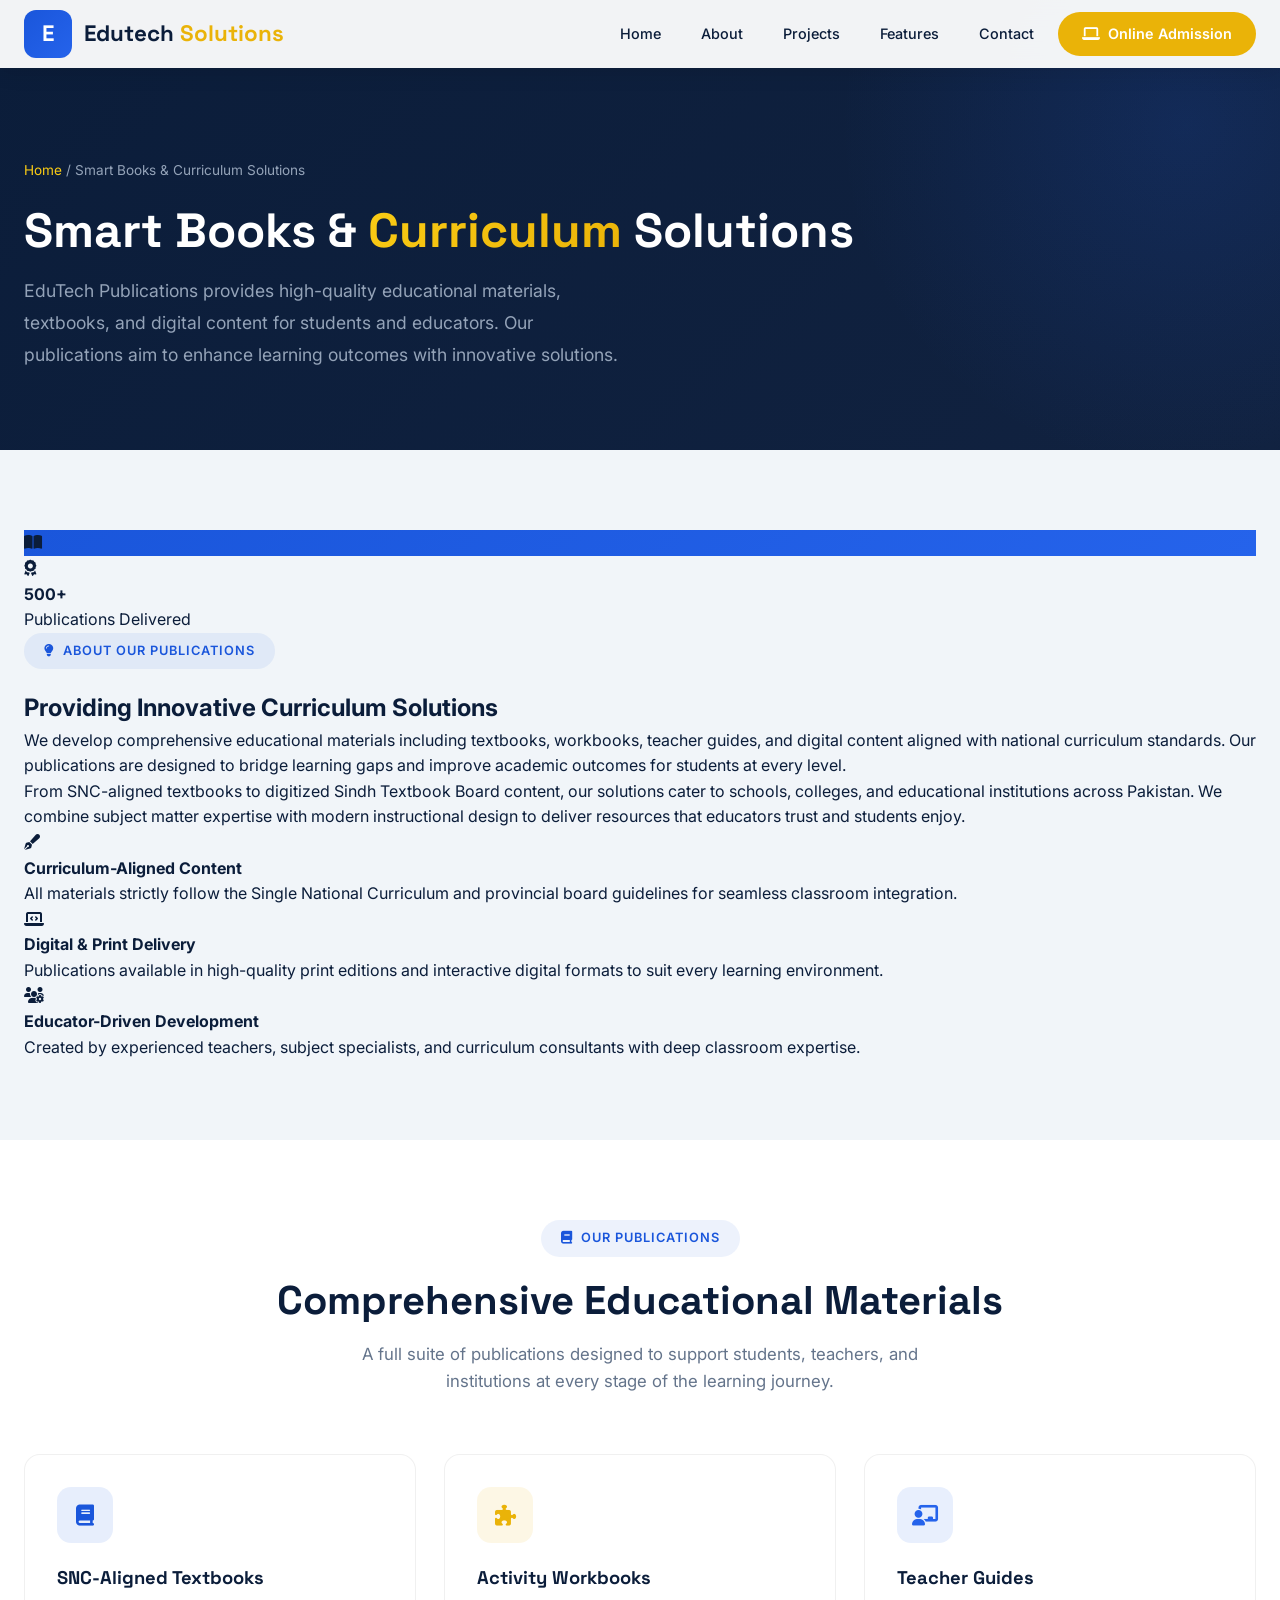
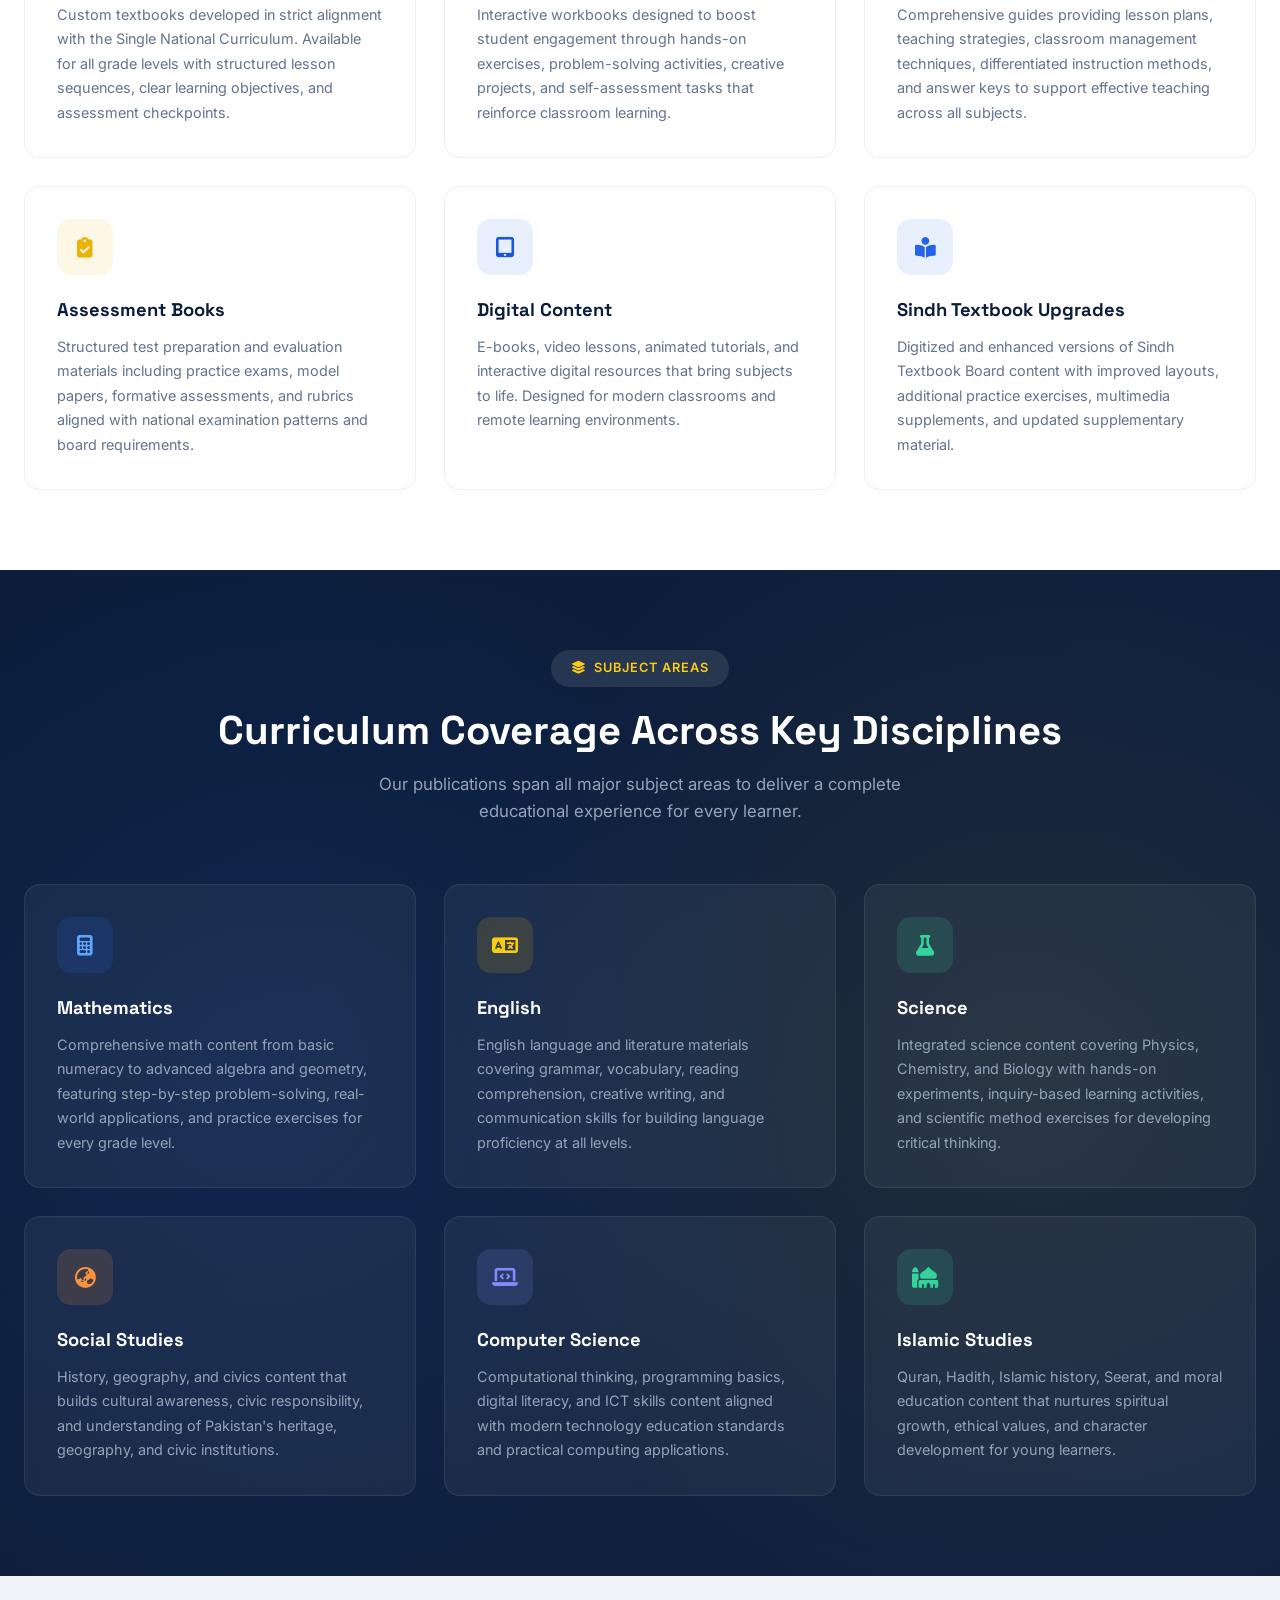
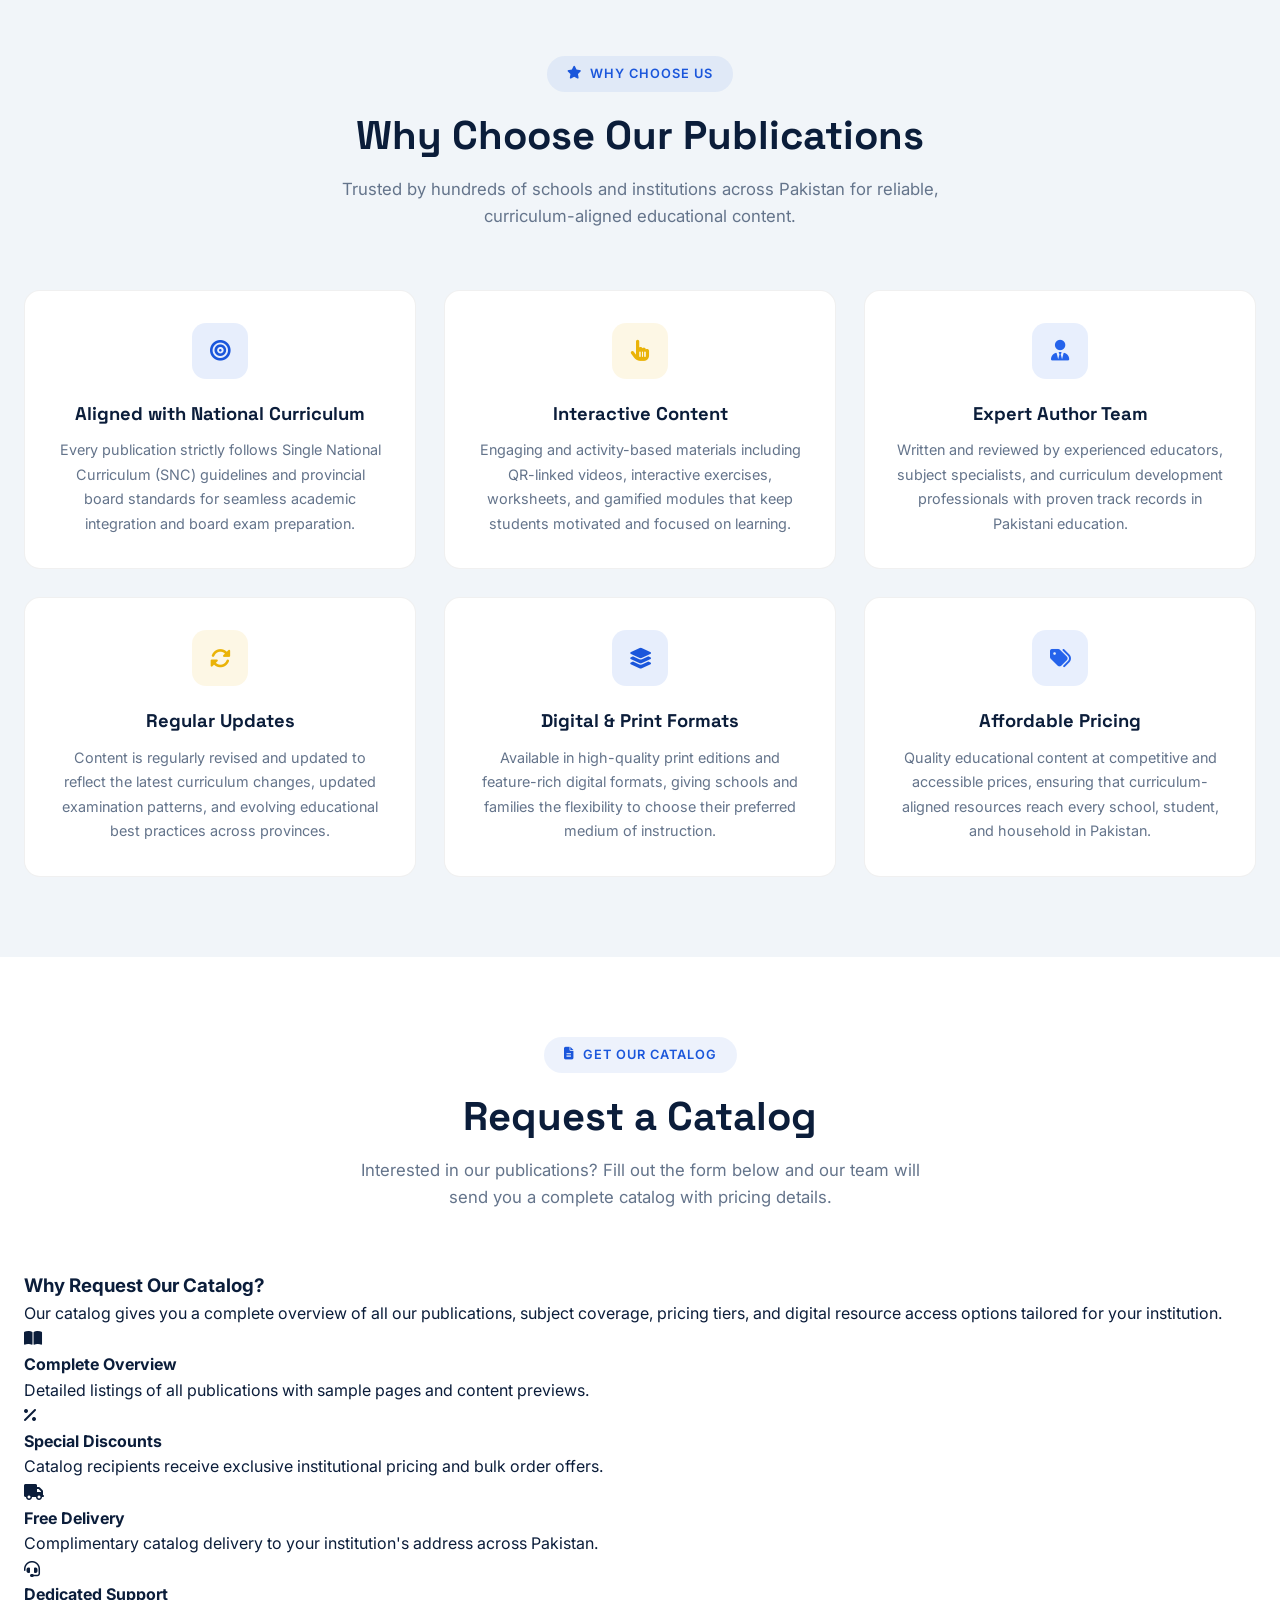
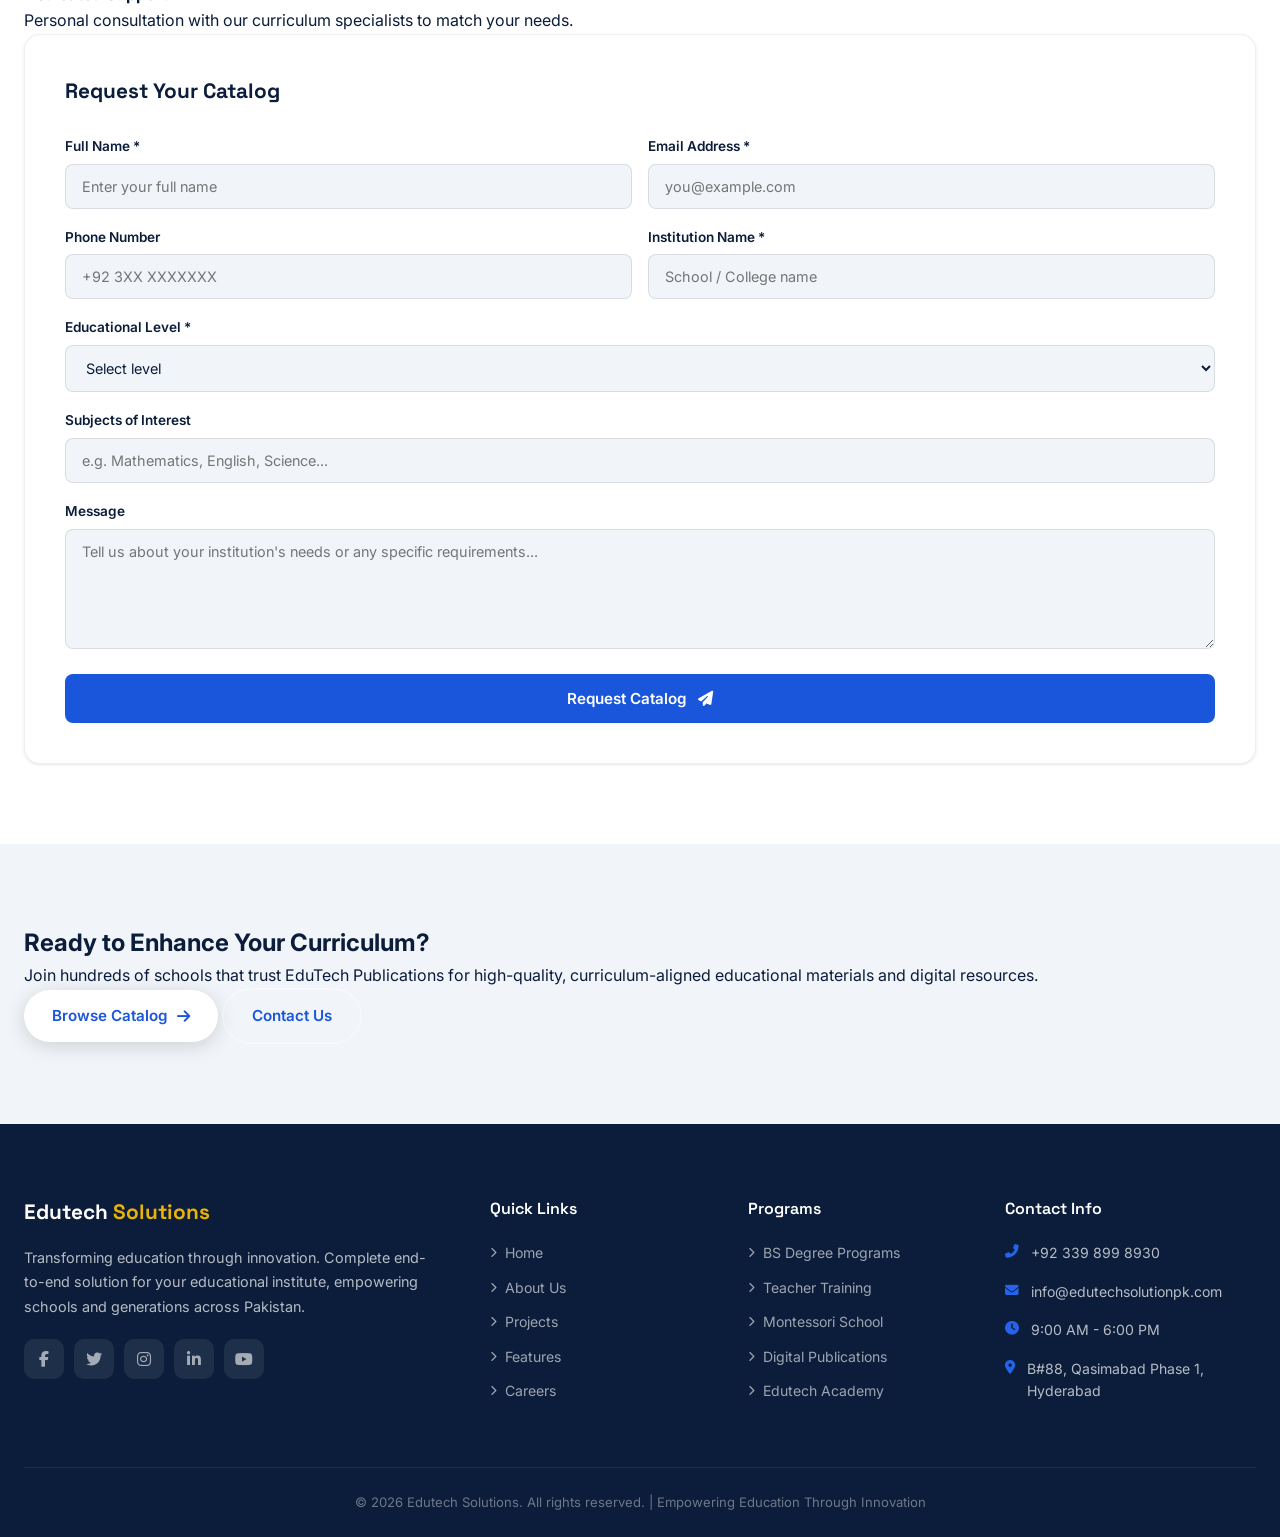
<file: edu-pub.html>
<!DOCTYPE html>
<html lang="en">
<head>
    <meta charset="UTF-8">
    <meta name="viewport" content="width=device-width, initial-scale=1.0">
    <title>Smart Books & Curriculum Solutions - EduTech Publications</title>
    <link rel="preconnect" href="https://fonts.googleapis.com">
    <link href="https://fonts.googleapis.com/css2?family=Inter:wght@300;400;500;600;700;800;900&family=Space+Grotesk:wght@400;500;600;700&display=swap" rel="stylesheet">
    <link rel="stylesheet" href="https://cdnjs.cloudflare.com/ajax/libs/font-awesome/6.5.0/css/all.min.css">
    <link rel="stylesheet" href="styles.css">
</head>
<body>

    <!-- Navbar -->
    <nav class="navbar" id="navbar">
        <div class="container">
            <a href="index.html" class="logo">
                <div class="logo-icon">E</div>
                <span class="logo-text">Edutech <span class="yellow">Solutions</span></span>
            </a>
            <ul class="nav-links" id="navLinks">
                <li><a href="index.html">Home</a></li>
                <li><a href="index.html#about">About</a></li>
                <li><a href="index.html#projects">Projects</a></li>
                <li><a href="index.html#features">Features</a></li>
                <li><a href="index.html#contact">Contact</a></li>
                <li><a href="#" class="nav-cta"><i class="fas fa-laptop"></i> Online Admission</a></li>
            </ul>
            <div class="hamburger" id="hamburger">
                <span></span>
                <span></span>
                <span></span>
            </div>
        </div>
    </nav>

    <!-- Page Hero -->
    <section class="page-hero">
        <div class="container">
            <div class="breadcrumb">
                <a href="index.html">Home</a> / Smart Books & Curriculum Solutions
            </div>
            <h1>Smart Books & <span class="highlight">Curriculum</span> Solutions</h1>
            <p>EduTech Publications provides high-quality educational materials, textbooks, and digital content for students and educators. Our publications aim to enhance learning outcomes with innovative solutions.</p>
        </div>
    </section>

    <!-- About Our Publications -->
    <section class="about" style="background: var(--light);">
        <div class="container">
            <div class="about-grid">
                <div class="about-visual reveal">
                    <div class="about-image-main" style="background: var(--gradient-1);">
                        <i class="fas fa-book-open"></i>
                    </div>
                    <div class="about-image-overlay">
                        <div class="icon"><i class="fas fa-award"></i></div>
                        <div class="text">
                            <h4>500+</h4>
                            <p>Publications Delivered</p>
                        </div>
                    </div>
                </div>
                <div class="about-content reveal">
                    <div class="section-tag"><i class="fas fa-lightbulb"></i> About Our Publications</div>
                    <h2>Providing Innovative <span class="highlight">Curriculum</span> Solutions</h2>
                    <p>We develop comprehensive educational materials including textbooks, workbooks, teacher guides, and digital content aligned with national curriculum standards. Our publications are designed to bridge learning gaps and improve academic outcomes for students at every level.</p>
                    <p>From SNC-aligned textbooks to digitized Sindh Textbook Board content, our solutions cater to schools, colleges, and educational institutions across Pakistan. We combine subject matter expertise with modern instructional design to deliver resources that educators trust and students enjoy.</p>
                    <div class="about-values" style="grid-template-columns: 1fr;">
                        <div class="value-item">
                            <i class="fas fa-pen-fancy"></i>
                            <div>
                                <h4>Curriculum-Aligned Content</h4>
                                <p>All materials strictly follow the Single National Curriculum and provincial board guidelines for seamless classroom integration.</p>
                            </div>
                        </div>
                        <div class="value-item">
                            <i class="fas fa-laptop-code"></i>
                            <div>
                                <h4>Digital & Print Delivery</h4>
                                <p>Publications available in high-quality print editions and interactive digital formats to suit every learning environment.</p>
                            </div>
                        </div>
                        <div class="value-item">
                            <i class="fas fa-users-cog"></i>
                            <div>
                                <h4>Educator-Driven Development</h4>
                                <p>Created by experienced teachers, subject specialists, and curriculum consultants with deep classroom expertise.</p>
                            </div>
                        </div>
                    </div>
                </div>
            </div>
        </div>
    </section>

    <!-- Our Publications -->
    <section>
        <div class="container">
            <div class="section-header reveal">
                <div class="section-tag"><i class="fas fa-book"></i> Our Publications</div>
                <h2>Comprehensive Educational Materials</h2>
                <p>A full suite of publications designed to support students, teachers, and institutions at every stage of the learning journey.</p>
            </div>
            <div class="card-grid card-grid-3">
                <div class="card reveal">
                    <div class="card-icon ci-blue"><i class="fas fa-book"></i></div>
                    <h3>SNC-Aligned Textbooks</h3>
                    <p>Custom textbooks developed in strict alignment with the Single National Curriculum. Available for all grade levels with structured lesson sequences, clear learning objectives, and assessment checkpoints.</p>
                </div>
                <div class="card reveal">
                    <div class="card-icon ci-yellow"><i class="fas fa-puzzle-piece"></i></div>
                    <h3>Activity Workbooks</h3>
                    <p>Interactive workbooks designed to boost student engagement through hands-on exercises, problem-solving activities, creative projects, and self-assessment tasks that reinforce classroom learning.</p>
                </div>
                <div class="card reveal">
                    <div class="card-icon ci-blue-light"><i class="fas fa-chalkboard-teacher"></i></div>
                    <h3>Teacher Guides</h3>
                    <p>Comprehensive guides providing lesson plans, teaching strategies, classroom management techniques, differentiated instruction methods, and answer keys to support effective teaching across all subjects.</p>
                </div>
                <div class="card reveal">
                    <div class="card-icon ci-yellow"><i class="fas fa-clipboard-check"></i></div>
                    <h3>Assessment Books</h3>
                    <p>Structured test preparation and evaluation materials including practice exams, model papers, formative assessments, and rubrics aligned with national examination patterns and board requirements.</p>
                </div>
                <div class="card reveal">
                    <div class="card-icon ci-blue"><i class="fas fa-tablet-alt"></i></div>
                    <h3>Digital Content</h3>
                    <p>E-books, video lessons, animated tutorials, and interactive digital resources that bring subjects to life. Designed for modern classrooms and remote learning environments.</p>
                </div>
                <div class="card reveal">
                    <div class="card-icon ci-blue-light"><i class="fas fa-book-reader"></i></div>
                    <h3>Sindh Textbook Upgrades</h3>
                    <p>Digitized and enhanced versions of Sindh Textbook Board content with improved layouts, additional practice exercises, multimedia supplements, and updated supplementary material.</p>
                </div>
            </div>
        </div>
    </section>

    <!-- Subject Areas -->
    <section class="dark-section">
        <div class="container">
            <div class="section-header reveal">
                <div class="section-tag"><i class="fas fa-layer-group"></i> Subject Areas</div>
                <h2>Curriculum Coverage Across Key Disciplines</h2>
                <p>Our publications span all major subject areas to deliver a complete educational experience for every learner.</p>
            </div>
            <div class="card-grid card-grid-3">
                <div class="card reveal" style="background: rgba(255,255,255,0.05); border-color: rgba(255,255,255,0.08);">
                    <div class="card-icon" style="background: rgba(37,99,235,0.15);"><i class="fas fa-calculator" style="color: #60a5fa;"></i></div>
                    <h3 style="color: var(--white);">Mathematics</h3>
                    <p style="color: var(--gray-light);">Comprehensive math content from basic numeracy to advanced algebra and geometry, featuring step-by-step problem-solving, real-world applications, and practice exercises for every grade level.</p>
                </div>
                <div class="card reveal" style="background: rgba(255,255,255,0.05); border-color: rgba(255,255,255,0.08);">
                    <div class="card-icon" style="background: rgba(234,179,8,0.15);"><i class="fas fa-language" style="color: var(--accent-light);"></i></div>
                    <h3 style="color: var(--white);">English</h3>
                    <p style="color: var(--gray-light);">English language and literature materials covering grammar, vocabulary, reading comprehension, creative writing, and communication skills for building language proficiency at all levels.</p>
                </div>
                <div class="card reveal" style="background: rgba(255,255,255,0.05); border-color: rgba(255,255,255,0.08);">
                    <div class="card-icon" style="background: rgba(52,211,153,0.15);"><i class="fas fa-flask" style="color: #34d399;"></i></div>
                    <h3 style="color: var(--white);">Science</h3>
                    <p style="color: var(--gray-light);">Integrated science content covering Physics, Chemistry, and Biology with hands-on experiments, inquiry-based learning activities, and scientific method exercises for developing critical thinking.</p>
                </div>
                <div class="card reveal" style="background: rgba(255,255,255,0.05); border-color: rgba(255,255,255,0.08);">
                    <div class="card-icon" style="background: rgba(251,146,60,0.15);"><i class="fas fa-globe-asia" style="color: #fb923c;"></i></div>
                    <h3 style="color: var(--white);">Social Studies</h3>
                    <p style="color: var(--gray-light);">History, geography, and civics content that builds cultural awareness, civic responsibility, and understanding of Pakistan's heritage, geography, and civic institutions.</p>
                </div>
                <div class="card reveal" style="background: rgba(255,255,255,0.05); border-color: rgba(255,255,255,0.08);">
                    <div class="card-icon" style="background: rgba(129,140,248,0.15);"><i class="fas fa-laptop-code" style="color: #818cf8;"></i></div>
                    <h3 style="color: var(--white);">Computer Science</h3>
                    <p style="color: var(--gray-light);">Computational thinking, programming basics, digital literacy, and ICT skills content aligned with modern technology education standards and practical computing applications.</p>
                </div>
                <div class="card reveal" style="background: rgba(255,255,255,0.05); border-color: rgba(255,255,255,0.08);">
                    <div class="card-icon" style="background: rgba(52,211,153,0.15);"><i class="fas fa-mosque" style="color: #34d399;"></i></div>
                    <h3 style="color: var(--white);">Islamic Studies</h3>
                    <p style="color: var(--gray-light);">Quran, Hadith, Islamic history, Seerat, and moral education content that nurtures spiritual growth, ethical values, and character development for young learners.</p>
                </div>
            </div>
        </div>
    </section>

    <!-- Why Choose Our Publications -->
    <section style="background: var(--light);">
        <div class="container">
            <div class="section-header reveal">
                <div class="section-tag"><i class="fas fa-star"></i> Why Choose Us</div>
                <h2>Why Choose Our Publications</h2>
                <p>Trusted by hundreds of schools and institutions across Pakistan for reliable, curriculum-aligned educational content.</p>
            </div>
            <div class="card-grid card-grid-3">
                <div class="card reveal" style="text-align: center;">
                    <div class="card-icon ci-blue" style="margin: 0 auto 20px;"><i class="fas fa-bullseye"></i></div>
                    <h3>Aligned with National Curriculum</h3>
                    <p>Every publication strictly follows Single National Curriculum (SNC) guidelines and provincial board standards for seamless academic integration and board exam preparation.</p>
                </div>
                <div class="card reveal" style="text-align: center;">
                    <div class="card-icon ci-yellow" style="margin: 0 auto 20px;"><i class="fas fa-hand-pointer"></i></div>
                    <h3>Interactive Content</h3>
                    <p>Engaging and activity-based materials including QR-linked videos, interactive exercises, worksheets, and gamified modules that keep students motivated and focused on learning.</p>
                </div>
                <div class="card reveal" style="text-align: center;">
                    <div class="card-icon ci-blue-light" style="margin: 0 auto 20px;"><i class="fas fa-user-tie"></i></div>
                    <h3>Expert Author Team</h3>
                    <p>Written and reviewed by experienced educators, subject specialists, and curriculum development professionals with proven track records in Pakistani education.</p>
                </div>
                <div class="card reveal" style="text-align: center;">
                    <div class="card-icon ci-yellow" style="margin: 0 auto 20px;"><i class="fas fa-sync-alt"></i></div>
                    <h3>Regular Updates</h3>
                    <p>Content is regularly revised and updated to reflect the latest curriculum changes, updated examination patterns, and evolving educational best practices across provinces.</p>
                </div>
                <div class="card reveal" style="text-align: center;">
                    <div class="card-icon ci-blue" style="margin: 0 auto 20px;"><i class="fas fa-layer-group"></i></div>
                    <h3>Digital & Print Formats</h3>
                    <p>Available in high-quality print editions and feature-rich digital formats, giving schools and families the flexibility to choose their preferred medium of instruction.</p>
                </div>
                <div class="card reveal" style="text-align: center;">
                    <div class="card-icon ci-blue-light" style="margin: 0 auto 20px;"><i class="fas fa-tags"></i></div>
                    <h3>Affordable Pricing</h3>
                    <p>Quality educational content at competitive and accessible prices, ensuring that curriculum-aligned resources reach every school, student, and household in Pakistan.</p>
                </div>
            </div>
        </div>
    </section>

    <!-- Request Catalog Form -->
    <section>
        <div class="container">
            <div class="section-header reveal">
                <div class="section-tag"><i class="fas fa-file-alt"></i> Get Our Catalog</div>
                <h2>Request a Catalog</h2>
                <p>Interested in our publications? Fill out the form below and our team will send you a complete catalog with pricing details.</p>
            </div>
            <div class="contact-grid">
                <div class="contact-info reveal">
                    <h3>Why Request Our Catalog?</h3>
                    <p>Our catalog gives you a complete overview of all our publications, subject coverage, pricing tiers, and digital resource access options tailored for your institution.</p>
                    <div class="contact-list">
                        <div class="contact-item">
                            <div class="icon"><i class="fas fa-book-open"></i></div>
                            <div class="text">
                                <h4>Complete Overview</h4>
                                <p>Detailed listings of all publications with sample pages and content previews.</p>
                            </div>
                        </div>
                        <div class="contact-item">
                            <div class="icon"><i class="fas fa-percent"></i></div>
                            <div class="text">
                                <h4>Special Discounts</h4>
                                <p>Catalog recipients receive exclusive institutional pricing and bulk order offers.</p>
                            </div>
                        </div>
                        <div class="contact-item">
                            <div class="icon"><i class="fas fa-truck"></i></div>
                            <div class="text">
                                <h4>Free Delivery</h4>
                                <p>Complimentary catalog delivery to your institution's address across Pakistan.</p>
                            </div>
                        </div>
                        <div class="contact-item">
                            <div class="icon"><i class="fas fa-headset"></i></div>
                            <div class="text">
                                <h4>Dedicated Support</h4>
                                <p>Personal consultation with our curriculum specialists to match your needs.</p>
                            </div>
                        </div>
                    </div>
                </div>
                <div class="contact-form-card reveal">
                    <h3 style="font-family: 'Space Grotesk', sans-serif; font-size: 1.3rem; font-weight: 700; color: var(--dark); margin-bottom: 28px;">Request Your Catalog</h3>
                    <form>
                        <div class="form-row">
                            <div class="form-group">
                                <label>Full Name *</label>
                                <input type="text" placeholder="Enter your full name" required>
                            </div>
                            <div class="form-group">
                                <label>Email Address *</label>
                                <input type="email" placeholder="you@example.com" required>
                            </div>
                        </div>
                        <div class="form-row">
                            <div class="form-group">
                                <label>Phone Number</label>
                                <input type="tel" placeholder="+92 3XX XXXXXXX">
                            </div>
                            <div class="form-group">
                                <label>Institution Name *</label>
                                <input type="text" placeholder="School / College name" required>
                            </div>
                        </div>
                        <div class="form-group">
                            <label>Educational Level *</label>
                            <select required>
                                <option value="" disabled selected>Select level</option>
                                <option>Primary</option>
                                <option>Secondary</option>
                                <option>Higher Secondary</option>
                            </select>
                        </div>
                        <div class="form-group">
                            <label>Subjects of Interest</label>
                            <input type="text" placeholder="e.g. Mathematics, English, Science...">
                        </div>
                        <div class="form-group">
                            <label>Message</label>
                            <textarea placeholder="Tell us about your institution's needs or any specific requirements..."></textarea>
                        </div>
                        <button type="submit" class="btn-submit">
                            Request Catalog <i class="fas fa-paper-plane" style="margin-left: 8px;"></i>
                        </button>
                    </form>
                </div>
            </div>
        </div>
    </section>

    <!-- CTA Section -->
    <section class="cta-section" style="background: var(--light);">
        <div class="container">
            <div class="cta-box reveal">
                <h2>Ready to Enhance Your Curriculum?</h2>
                <p>Join hundreds of schools that trust EduTech Publications for high-quality, curriculum-aligned educational materials and digital resources.</p>
                <div class="cta-buttons">
                    <a href="#" class="btn btn-white">
                        Browse Catalog <i class="fas fa-arrow-right"></i>
                    </a>
                    <a href="index.html#contact" class="btn btn-outline" style="border-color: rgba(255,255,255,0.3);">
                        Contact Us
                    </a>
                </div>
            </div>
        </div>
    </section>

    <!-- Footer -->
    <footer class="footer">
        <div class="container">
            <div class="footer-grid">
                <div class="footer-brand">
                    <span class="logo-text">Edutech <span class="yellow">Solutions</span></span>
                    <p>Transforming education through innovation. Complete end-to-end solution for your educational institute, empowering schools and generations across Pakistan.</p>
                    <div class="social-links">
                        <a href="#"><i class="fab fa-facebook-f"></i></a>
                        <a href="#"><i class="fab fa-twitter"></i></a>
                        <a href="#"><i class="fab fa-instagram"></i></a>
                        <a href="#"><i class="fab fa-linkedin-in"></i></a>
                        <a href="#"><i class="fab fa-youtube"></i></a>
                    </div>
                </div>
                <div>
                    <h4>Quick Links</h4>
                    <ul class="footer-links">
                        <li><a href="index.html"><i class="fas fa-chevron-right" style="font-size:0.65rem;"></i> Home</a></li>
                        <li><a href="index.html#about"><i class="fas fa-chevron-right" style="font-size:0.65rem;"></i> About Us</a></li>
                        <li><a href="index.html#projects"><i class="fas fa-chevron-right" style="font-size:0.65rem;"></i> Projects</a></li>
                        <li><a href="index.html#features"><i class="fas fa-chevron-right" style="font-size:0.65rem;"></i> Features</a></li>
                        <li><a href="career.html"><i class="fas fa-chevron-right" style="font-size:0.65rem;"></i> Careers</a></li>
                    </ul>
                </div>
                <div>
                    <h4>Programs</h4>
                    <ul class="footer-links">
                        <li><a href="apply.html"><i class="fas fa-chevron-right" style="font-size:0.65rem;"></i> BS Degree Programs</a></li>
                        <li><a href="edu-tr.html"><i class="fas fa-chevron-right" style="font-size:0.65rem;"></i> Teacher Training</a></li>
                        <li><a href="edu-mn.html"><i class="fas fa-chevron-right" style="font-size:0.65rem;"></i> Montessori School</a></li>
                        <li><a href="edu-pub.html"><i class="fas fa-chevron-right" style="font-size:0.65rem;"></i> Digital Publications</a></li>
                        <li><a href="edu-aca.html"><i class="fas fa-chevron-right" style="font-size:0.65rem;"></i> Edutech Academy</a></li>
                    </ul>
                </div>
                <div>
                    <h4>Contact Info</h4>
                    <div class="footer-contact-item">
                        <i class="fas fa-phone-alt"></i>
                        <p>+92 339 899 8930</p>
                    </div>
                    <div class="footer-contact-item">
                        <i class="fas fa-envelope"></i>
                        <p>info@edutechsolutionpk.com</p>
                    </div>
                    <div class="footer-contact-item">
                        <i class="fas fa-clock"></i>
                        <p>9:00 AM - 6:00 PM</p>
                    </div>
                    <div class="footer-contact-item">
                        <i class="fas fa-map-marker-alt"></i>
                        <p>B#88, Qasimabad Phase 1, Hyderabad</p>
                    </div>
                </div>
            </div>
            <div class="footer-bottom">
                &copy; 2026 Edutech Solutions. All rights reserved. | Empowering Education Through Innovation
            </div>
        </div>
    </footer>

    <script>
        // Navbar scroll effect
        const navbar = document.getElementById('navbar');
        window.addEventListener('scroll', () => {
            if (window.scrollY > 50) {
                navbar.classList.add('scrolled');
            } else {
                navbar.classList.remove('scrolled');
            }
        });

        // Mobile menu toggle
        const hamburger = document.getElementById('hamburger');
        const navLinks = document.getElementById('navLinks');
        hamburger.addEventListener('click', () => {
            hamburger.classList.toggle('active');
            navLinks.classList.toggle('active');
        });

        // Close mobile menu on link click
        navLinks.querySelectorAll('a').forEach(link => {
            link.addEventListener('click', () => {
                hamburger.classList.remove('active');
                navLinks.classList.remove('active');
            });
        });

        // Scroll reveal animation
        const reveals = document.querySelectorAll('.reveal');
        const revealObserver = new IntersectionObserver((entries) => {
            entries.forEach(entry => {
                if (entry.isIntersecting) {
                    entry.target.classList.add('active');
                }
            });
        }, { threshold: 0.1, rootMargin: '0px 0px -50px 0px' });

        reveals.forEach(el => revealObserver.observe(el));
    </script>
</body>
</html>
</file>
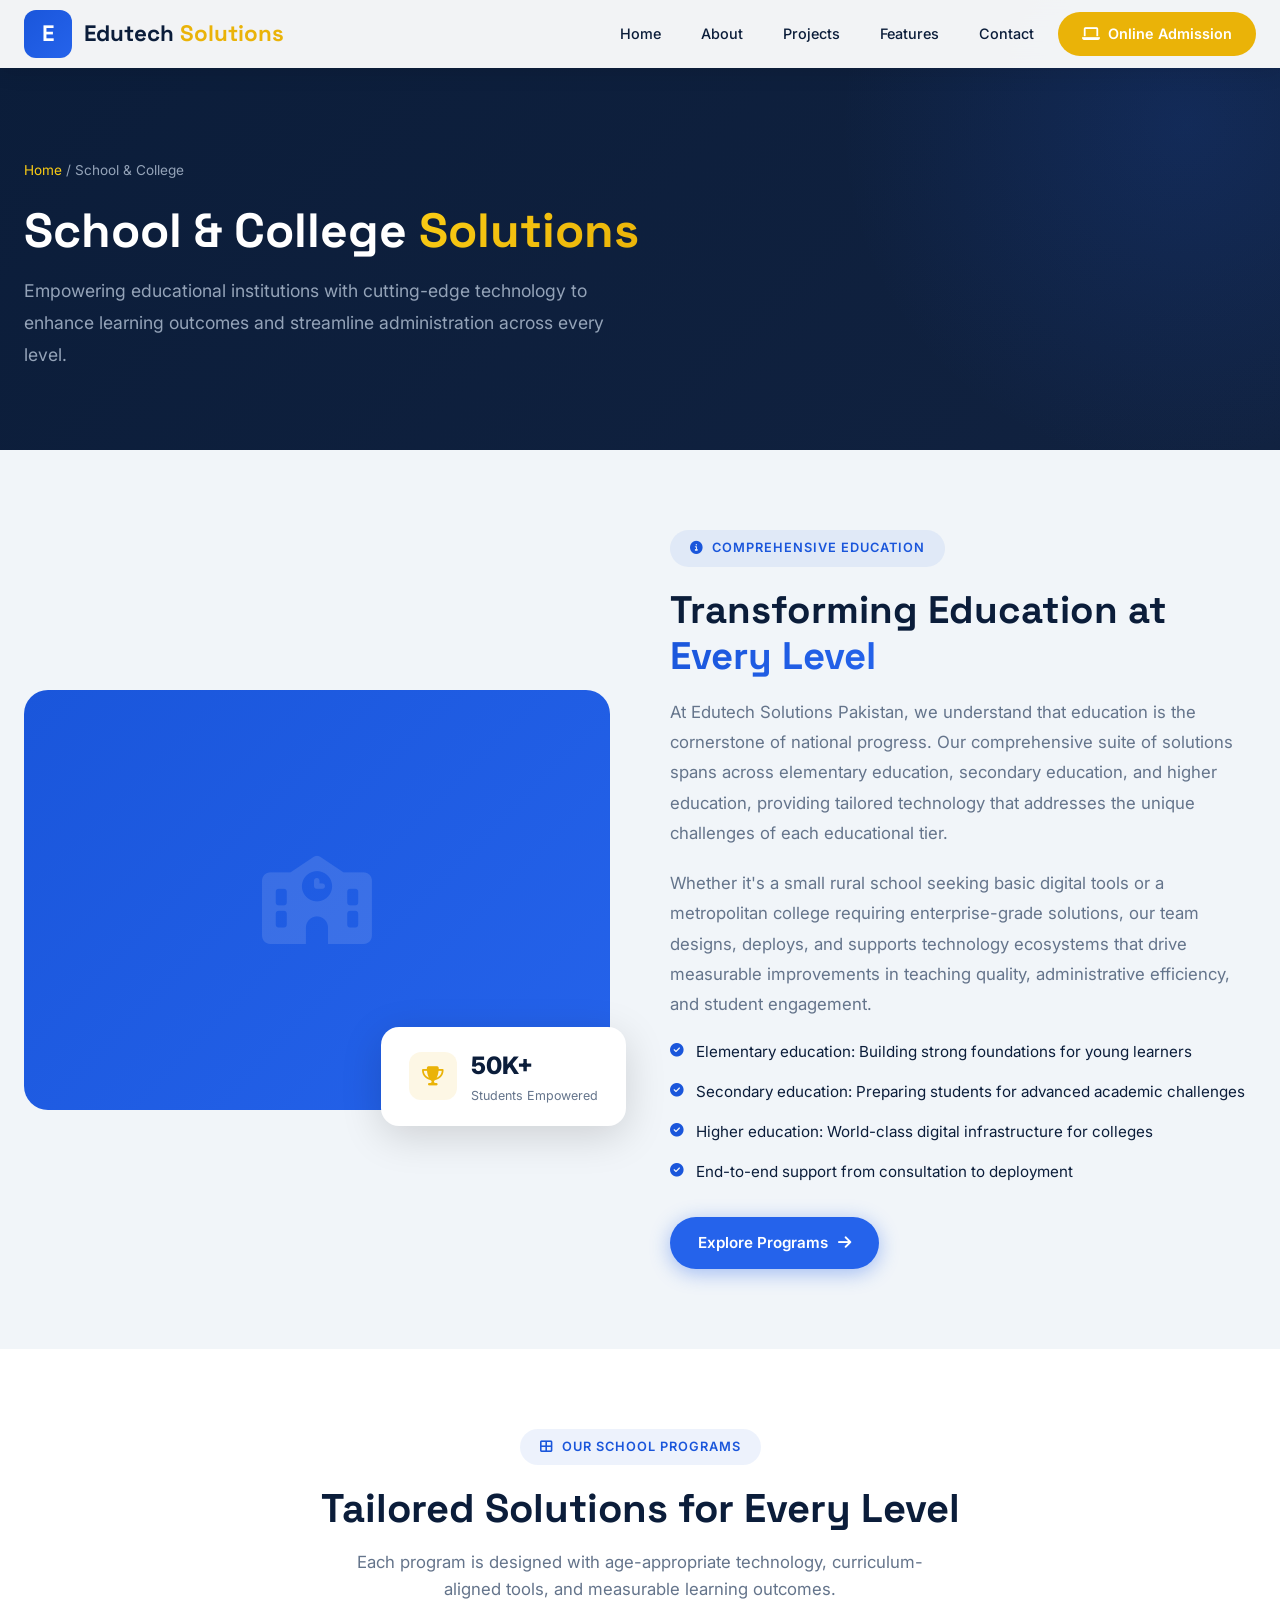
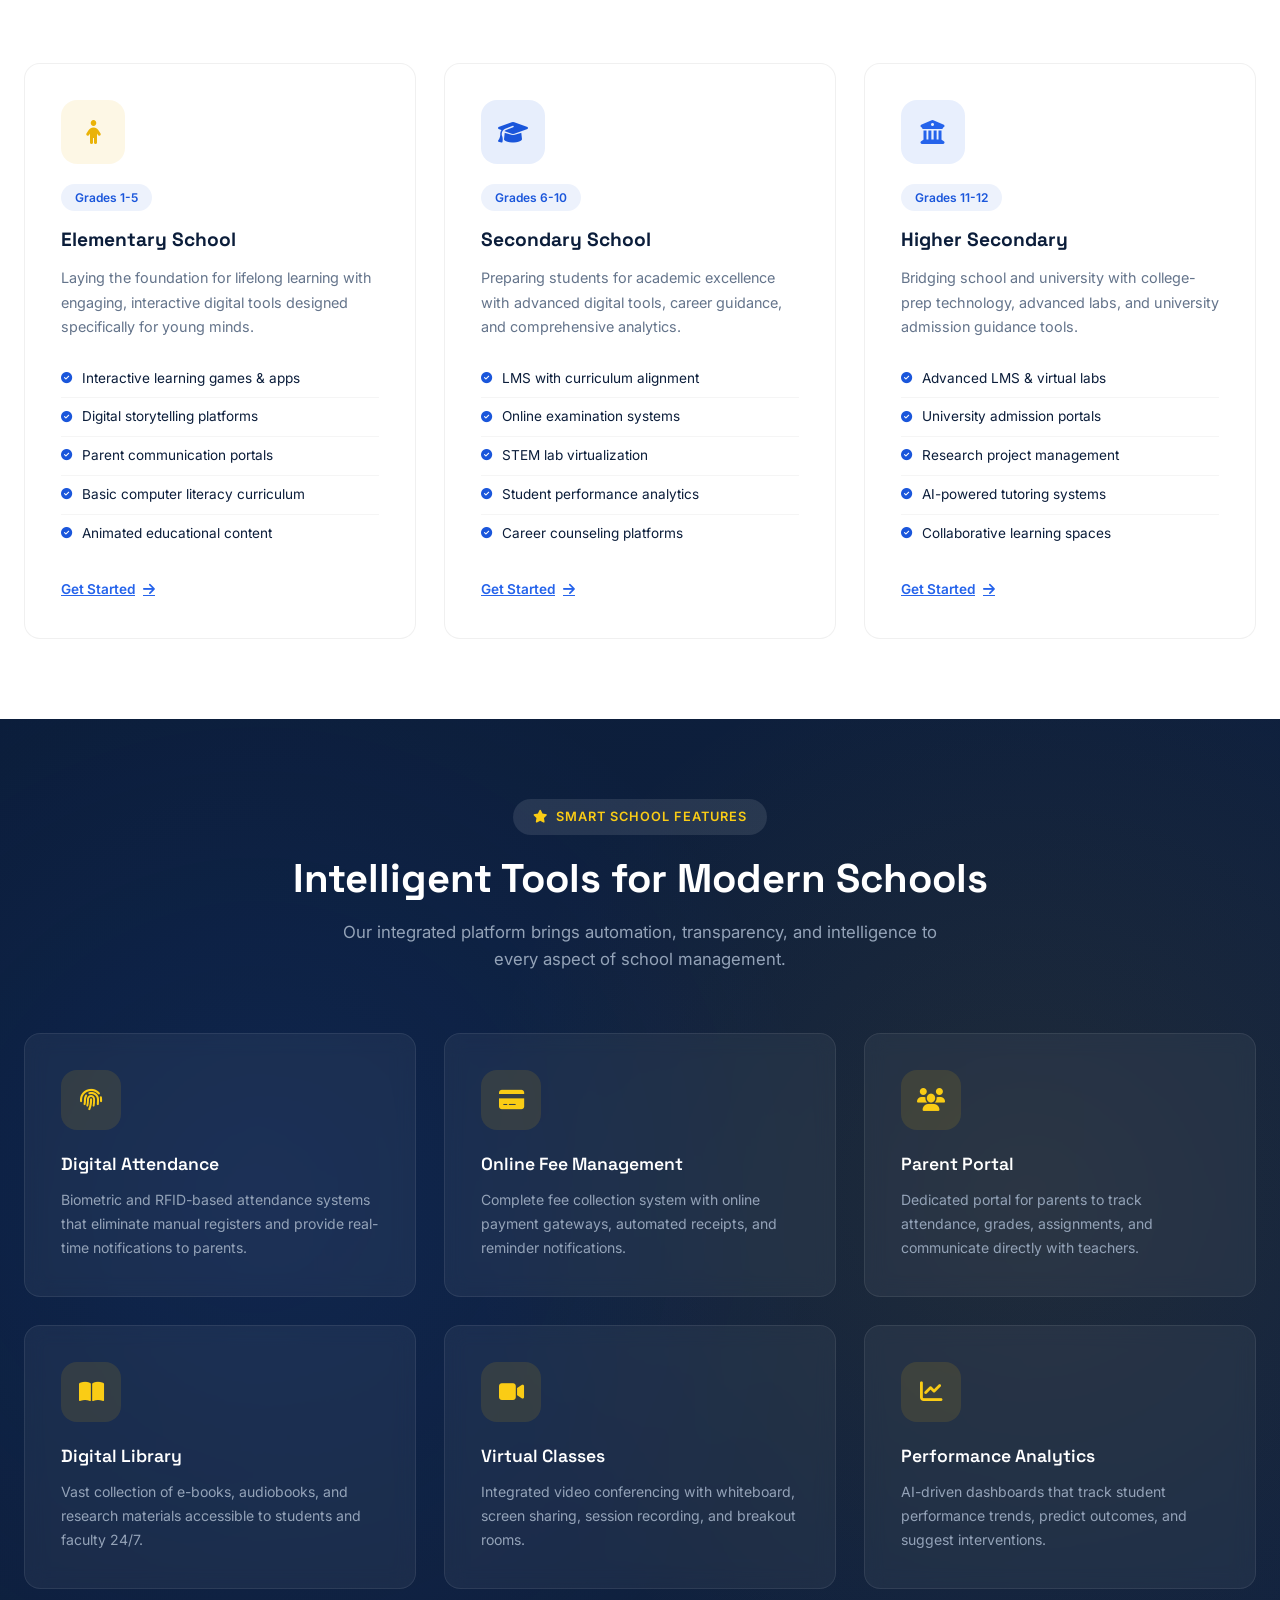
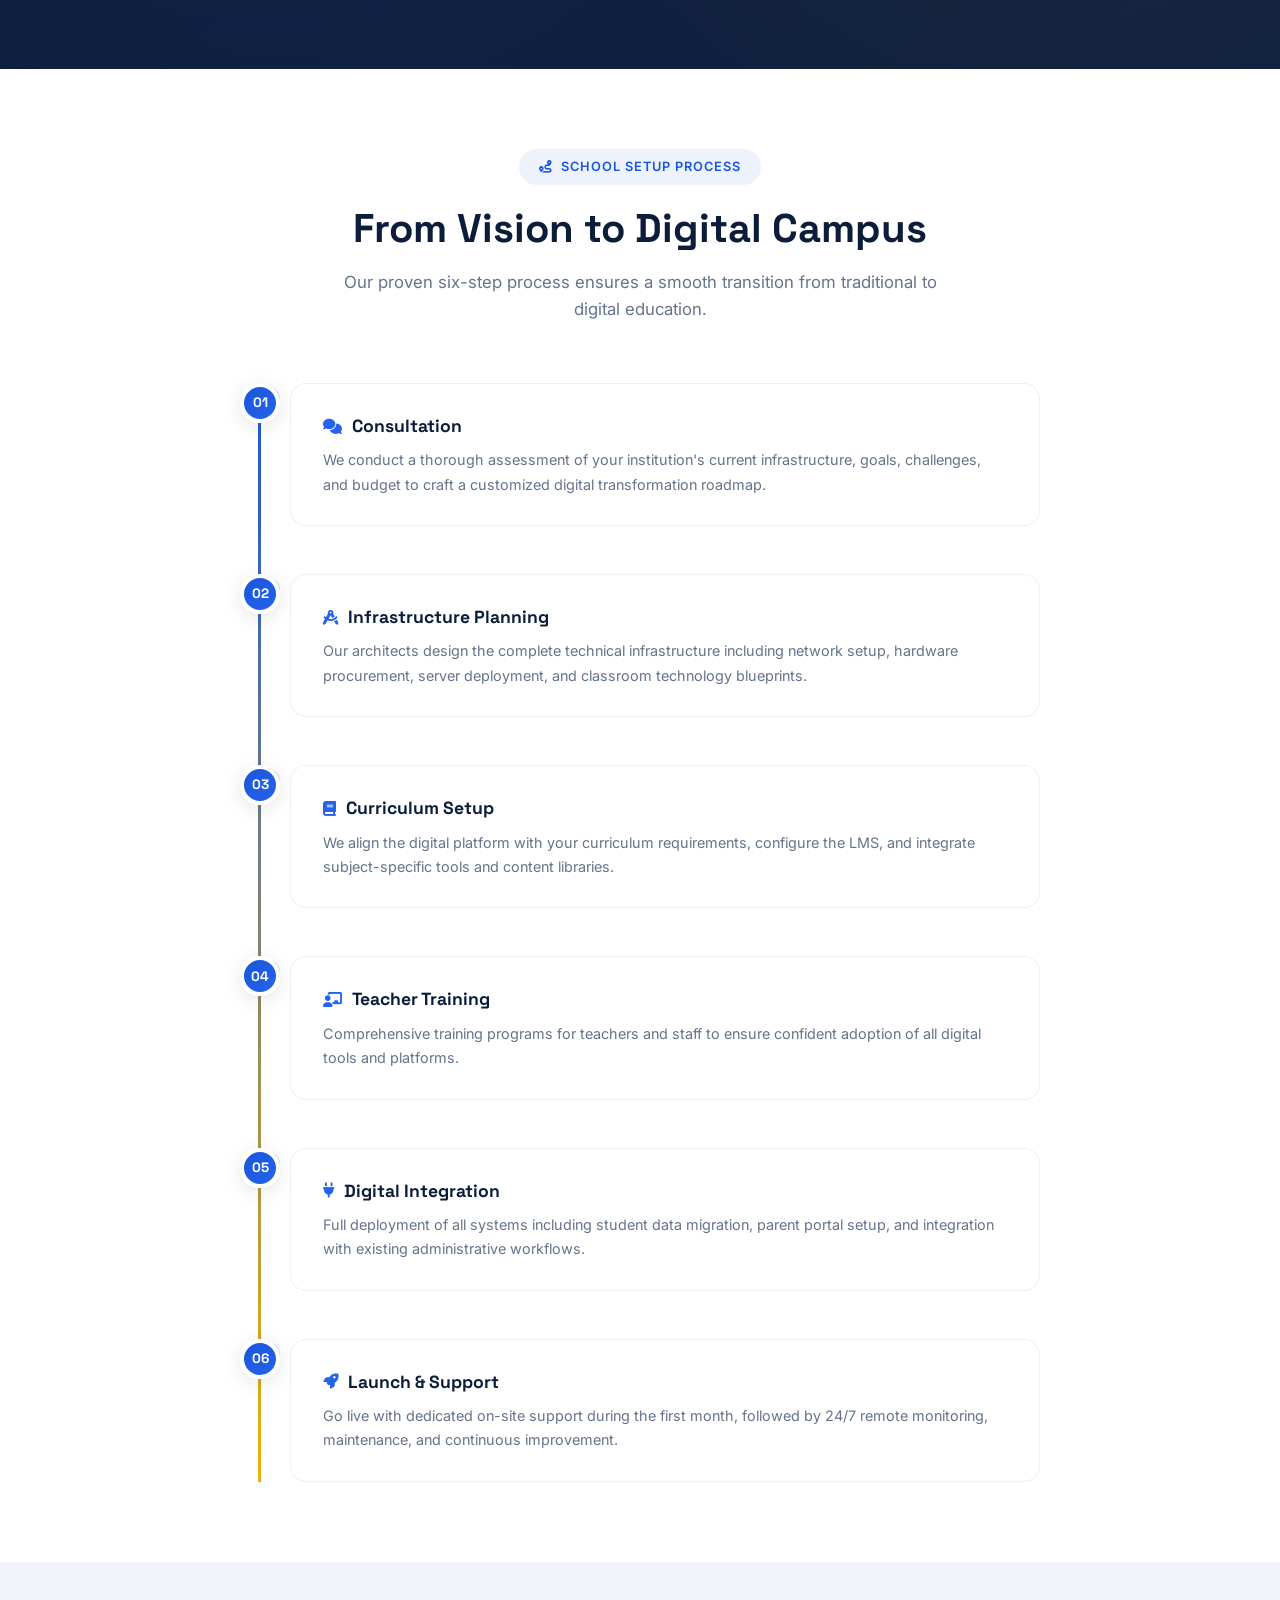
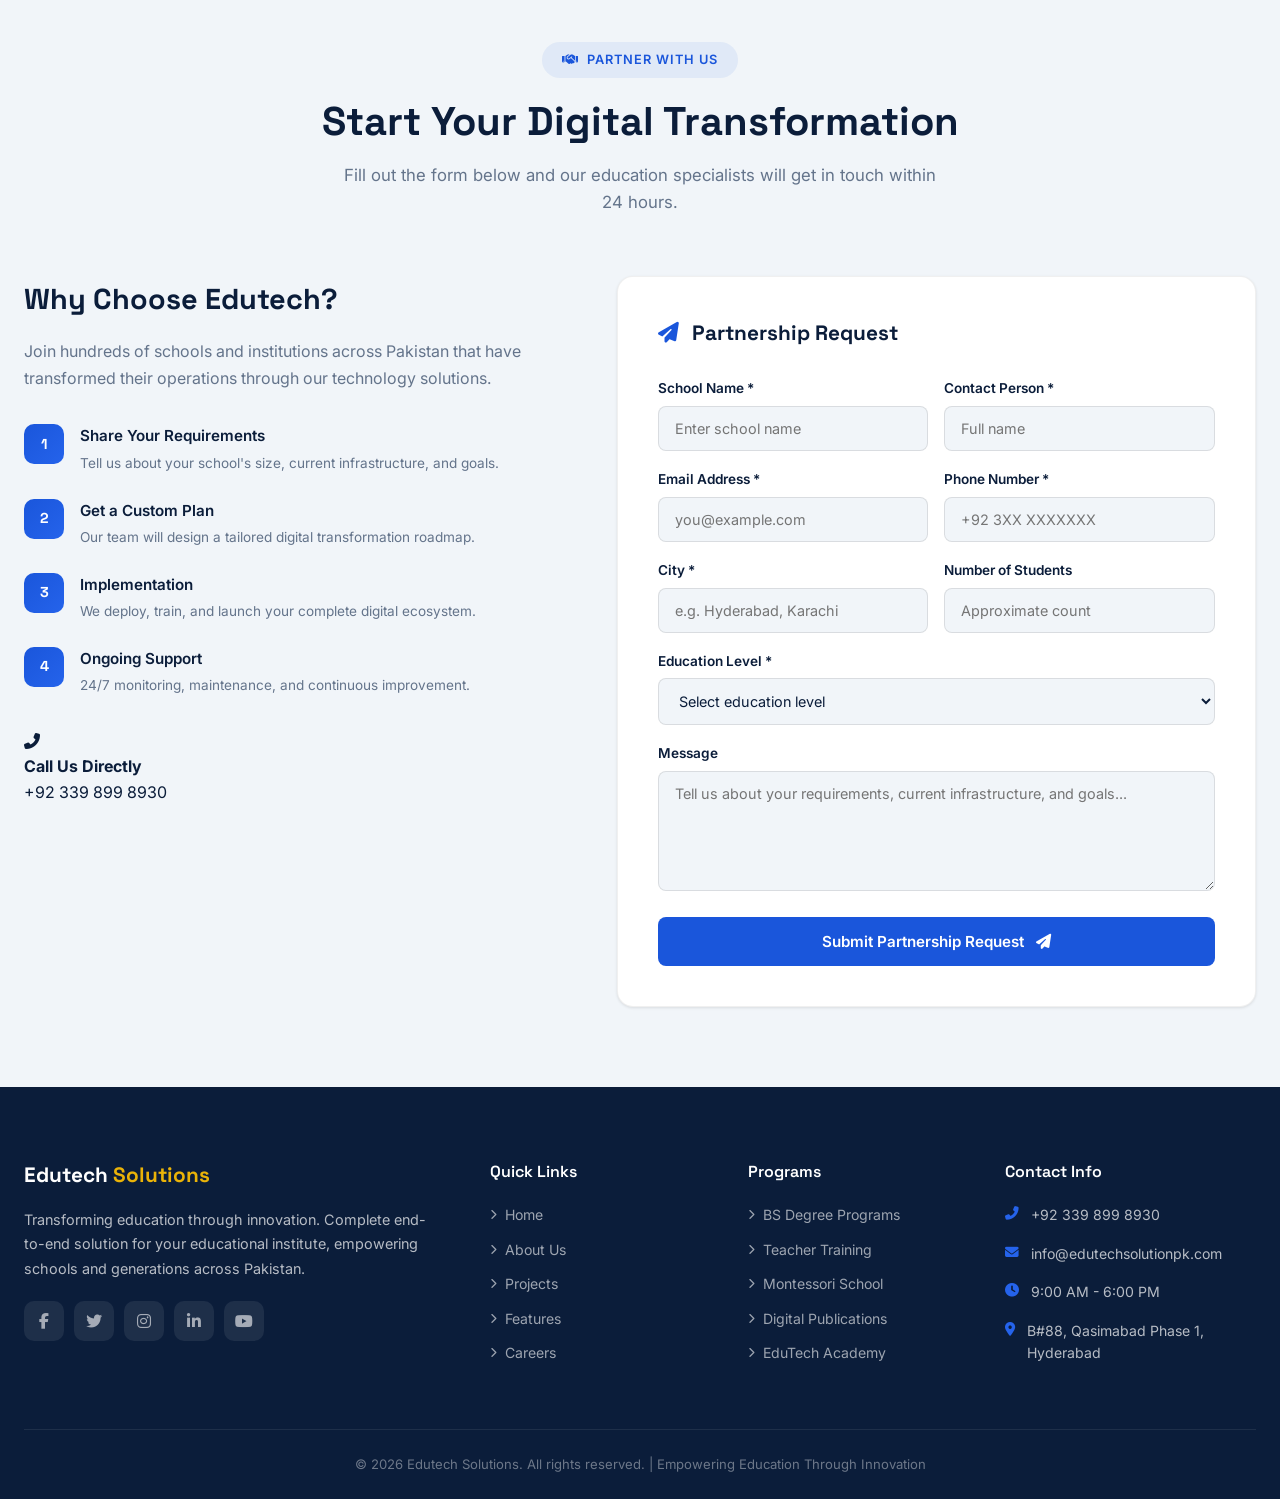
<file: edu-sc.html>
<!DOCTYPE html>
<html lang="en">
<head>
    <meta charset="UTF-8">
    <meta name="viewport" content="width=device-width, initial-scale=1.0">
    <title>School & College Solutions - Edutech Solutions Pakistan</title>
    <link rel="preconnect" href="https://fonts.googleapis.com">
    <link href="https://fonts.googleapis.com/css2?family=Inter:wght@300;400;500;600;700;800;900&family=Space+Grotesk:wght@400;500;600;700&display=swap" rel="stylesheet">
    <link rel="stylesheet" href="https://cdnjs.cloudflare.com/ajax/libs/font-awesome/6.5.0/css/all.min.css">
    <link rel="stylesheet" href="styles.css">
    <style>
        .about-split {
            display: grid; grid-template-columns: 1fr 1fr; gap: 60px; align-items: center;
        }
        .about-img {
            width: 100%; height: 420px; background: var(--gradient-1); border-radius: 24px;
            display: flex; align-items: center; justify-content: center; overflow: hidden; position: relative;
        }
        .about-img i { font-size: 5.5rem; color: rgba(255,255,255,0.12); }
        .about-badge {
            position: absolute; bottom: -16px; right: -16px; background: var(--white);
            border-radius: 18px; padding: 20px 28px; box-shadow: var(--shadow-lg);
            display: flex; align-items: center; gap: 14px;
        }
        .about-badge .icon {
            width: 48px; height: 48px; background: rgba(234,179,8,0.1); border-radius: 12px;
            display: flex; align-items: center; justify-content: center; color: var(--accent); font-size: 1.2rem;
        }
        .about-badge .text h4 { font-size: 1.5rem; font-weight: 800; color: var(--dark); }
        .about-badge .text p { font-size: 0.78rem; color: var(--gray); }
        .about-text h2 {
            font-family: 'Space Grotesk', sans-serif; font-size: 2.4rem; font-weight: 800;
            color: var(--dark); line-height: 1.2; margin-bottom: 18px;
        }
        .about-text h2 .highlight {
            background: var(--gradient-1); -webkit-background-clip: text;
            -webkit-text-fill-color: transparent; background-clip: text;
        }
        .about-text > p { color: var(--gray); font-size: 1.05rem; margin-bottom: 20px; line-height: 1.8; }
        .about-text .highlight-list {
            list-style: none; display: flex; flex-direction: column; gap: 14px; margin-bottom: 32px;
        }
        .about-text .highlight-list li {
            display: flex; align-items: flex-start; gap: 12px; font-size: 0.95rem;
            color: var(--dark); line-height: 1.7;
        }
        .about-text .highlight-list li i {
            color: var(--primary); font-size: 0.85rem; margin-top: 5px; flex-shrink: 0;
        }

        .programs-grid { display: grid; grid-template-columns: repeat(3, 1fr); gap: 28px; }
        .program-card {
            background: var(--white); border: 1px solid rgba(0,0,0,0.06); border-radius: var(--radius);
            padding: 36px; transition: all 0.4s cubic-bezier(0.4, 0, 0.2, 1); position: relative; overflow: hidden;
        }
        .program-card::before {
            content: ''; position: absolute; top: 0; left: 0; right: 0; height: 4px;
            background: var(--gradient-1); transform: scaleX(0); transition: transform 0.4s ease;
        }
        .program-card:hover::before { transform: scaleX(1); }
        .program-card:hover { transform: translateY(-8px); box-shadow: var(--shadow-xl); border-color: transparent; }
        .program-card .card-icon {
            width: 64px; height: 64px; border-radius: 16px; display: flex;
            align-items: center; justify-content: center; font-size: 1.5rem; margin-bottom: 20px;
        }
        .program-card .grade-badge {
            display: inline-block; background: rgba(26,86,219,0.08); color: var(--primary);
            padding: 4px 14px; border-radius: 50px; font-size: 0.75rem; font-weight: 600; margin-bottom: 14px;
        }
        .program-card h3 {
            font-family: 'Space Grotesk', sans-serif; font-size: 1.2rem; font-weight: 700;
            color: var(--dark); margin-bottom: 10px;
        }
        .program-card p { color: var(--gray); font-size: 0.9rem; line-height: 1.7; margin-bottom: 20px; }
        .program-card .features-list { list-style: none; margin-bottom: 24px; }
        .program-card .features-list li {
            display: flex; align-items: center; gap: 10px; padding: 8px 0;
            font-size: 0.85rem; color: var(--dark); border-bottom: 1px solid rgba(0,0,0,0.04);
        }
        .program-card .features-list li:last-child { border-bottom: none; }
        .program-card .features-list li i { color: var(--primary); font-size: 0.7rem; flex-shrink: 0; }
        .program-card .service-link {
            display: inline-flex; align-items: center; gap: 8px; color: var(--primary-light);
            font-weight: 600; font-size: 0.85rem; transition: all 0.3s ease;
        }
        .program-card .service-link i { transition: transform 0.3s ease; }
        .program-card:hover .service-link i { transform: translateX(4px); }

        .features-grid { display: grid; grid-template-columns: repeat(3, 1fr); gap: 28px; }
        .feature-card {
            background: rgba(255,255,255,0.05); border: 1px solid rgba(255,255,255,0.08);
            border-radius: var(--radius); padding: 36px; transition: all 0.4s ease; backdrop-filter: blur(10px);
        }
        .feature-card:hover {
            background: rgba(255,255,255,0.1); transform: translateY(-6px); border-color: rgba(255,255,255,0.15);
        }
        .feature-card .feature-icon {
            width: 60px; height: 60px; background: rgba(234,179,8,0.12); border-radius: 16px;
            display: flex; align-items: center; justify-content: center; font-size: 1.4rem;
            color: var(--accent-light); margin-bottom: 20px;
        }
        .feature-card h3 {
            font-family: 'Space Grotesk', sans-serif; font-size: 1.1rem; font-weight: 600;
            color: var(--white); margin-bottom: 10px;
        }
        .feature-card p { color: var(--gray-light); font-size: 0.88rem; line-height: 1.7; }

        .timeline { position: relative; padding-left: 50px; max-width: 800px; margin: 0 auto; }
        .timeline::before {
            content: ''; position: absolute; left: 18px; top: 0; bottom: 0; width: 3px;
            background: linear-gradient(to bottom, var(--primary), var(--accent));
        }
        .timeline-item { position: relative; margin-bottom: 48px; display: flex; align-items: flex-start; gap: 20px; }
        .timeline-item:last-child { margin-bottom: 0; }
        .timeline-marker {
            position: absolute; left: -50px; top: 0; width: 40px; height: 40px;
            background: var(--gradient-1); border-radius: 50%; display: flex;
            align-items: center; justify-content: center; color: var(--white);
            font-family: 'Space Grotesk', sans-serif; font-weight: 700; font-size: 0.85rem;
            border: 4px solid var(--white); box-shadow: var(--shadow-md); z-index: 2; flex-shrink: 0;
        }
        .timeline-content {
            background: var(--white); border: 1px solid rgba(0,0,0,0.06);
            border-radius: var(--radius); padding: 28px 32px; flex: 1; transition: all 0.3s ease;
        }
        .timeline-content:hover { box-shadow: var(--shadow-md); transform: translateX(4px); }
        .timeline-content h4 {
            font-family: 'Space Grotesk', sans-serif; font-size: 1.1rem; font-weight: 700;
            color: var(--dark); margin-bottom: 8px; display: flex; align-items: center; gap: 10px;
        }
        .timeline-content h4 i { color: var(--primary-light); font-size: 0.95rem; }
        .timeline-content p { color: var(--gray); font-size: 0.9rem; line-height: 1.7; }

        .partner-form-card {
            background: var(--white); border: 1px solid rgba(0,0,0,0.06);
            border-radius: var(--radius); padding: 40px; box-shadow: var(--shadow-sm);
        }
        .apply-section { background: var(--light); }
        .apply-grid { display: grid; grid-template-columns: 1fr 1.2fr; gap: 60px; align-items: flex-start; }
        .apply-info h3 { font-family: 'Space Grotesk', sans-serif; font-size: 1.8rem; font-weight: 700; color: var(--dark); margin-bottom: 16px; }
        .apply-info > p { color: var(--gray); margin-bottom: 32px; line-height: 1.7; }
        .apply-steps { display: flex; flex-direction: column; gap: 24px; margin-bottom: 32px; }
        .apply-step { display: flex; align-items: flex-start; gap: 16px; }
        .apply-step-num { width: 40px; height: 40px; background: var(--gradient-1); border-radius: 10px; display: flex; align-items: center; justify-content: center; color: var(--white); font-family: 'Space Grotesk', sans-serif; font-weight: 700; font-size: 0.9rem; flex-shrink: 0; }
        .apply-step-text h4 { font-size: 0.95rem; font-weight: 600; color: var(--dark); margin-bottom: 4px; }
        .apply-step-text p { font-size: 0.85rem; color: var(--gray); line-height: 1.6; }

        @media (max-width: 1024px) {
            .programs-grid { grid-template-columns: repeat(2, 1fr); }
            .features-grid { grid-template-columns: repeat(2, 1fr); }
        }
        @media (max-width: 768px) {
            .about-split { grid-template-columns: 1fr; gap: 36px; }
            .programs-grid { grid-template-columns: 1fr; }
            .features-grid { grid-template-columns: 1fr; }
            .apply-grid { grid-template-columns: 1fr; }
            .page-hero h1 { font-size: 2rem; }
        }
    </style>
</head>
<body>

    <!-- Navbar -->
    <nav class="navbar" id="navbar">
        <div class="container">
            <a href="index.html" class="logo">
                <div class="logo-icon">E</div>
                <span class="logo-text">Edutech <span class="yellow">Solutions</span></span>
            </a>
            <ul class="nav-links" id="navLinks">
                <li><a href="index.html">Home</a></li>
                <li><a href="index.html#about">About</a></li>
                <li><a href="index.html#projects">Projects</a></li>
                <li><a href="index.html#features">Features</a></li>
                <li><a href="index.html#contact">Contact</a></li>
                <li><a href="apply.html" class="nav-cta"><i class="fas fa-laptop"></i> Online Admission</a></li>
            </ul>
            <div class="hamburger" id="hamburger">
                <span></span>
                <span></span>
                <span></span>
            </div>
        </div>
    </nav>

    <!-- Page Hero -->
    <section class="page-hero">
        <div class="container">
            <div class="breadcrumb">
                <a href="index.html">Home</a> / School & College
            </div>
            <h1>School & College <span class="highlight">Solutions</span></h1>
            <p>Empowering educational institutions with cutting-edge technology to enhance learning outcomes and streamline administration across every level.</p>
        </div>
    </section>

    <!-- About Section -->
    <section class="about" style="background: var(--light);">
        <div class="container">
            <div class="about-split">
                <div class="about-visual reveal">
                    <div class="about-img">
                        <i class="fas fa-school"></i>
                    </div>
                    <div class="about-badge">
                        <div class="icon"><i class="fas fa-trophy"></i></div>
                        <div class="text">
                            <h4>50K+</h4>
                            <p>Students Empowered</p>
                        </div>
                    </div>
                </div>
                <div class="about-text reveal">
                    <div class="section-tag"><i class="fas fa-info-circle"></i> Comprehensive Education</div>
                    <h2>Transforming Education at <span class="highlight">Every Level</span></h2>
                    <p>At Edutech Solutions Pakistan, we understand that education is the cornerstone of national progress. Our comprehensive suite of solutions spans across elementary education, secondary education, and higher education, providing tailored technology that addresses the unique challenges of each educational tier.</p>
                    <p>Whether it's a small rural school seeking basic digital tools or a metropolitan college requiring enterprise-grade solutions, our team designs, deploys, and supports technology ecosystems that drive measurable improvements in teaching quality, administrative efficiency, and student engagement.</p>
                    <ul class="highlight-list">
                        <li><i class="fas fa-check-circle"></i> Elementary education: Building strong foundations for young learners</li>
                        <li><i class="fas fa-check-circle"></i> Secondary education: Preparing students for advanced academic challenges</li>
                        <li><i class="fas fa-check-circle"></i> Higher education: World-class digital infrastructure for colleges</li>
                        <li><i class="fas fa-check-circle"></i> End-to-end support from consultation to deployment</li>
                    </ul>
                    <a href="#programs" class="btn btn-primary">
                        Explore Programs <i class="fas fa-arrow-right"></i>
                    </a>
                </div>
            </div>
        </div>
    </section>

    <!-- School Programs -->
    <section id="programs">
        <div class="container">
            <div class="section-header reveal">
                <div class="section-tag"><i class="fas fa-th-large"></i> Our School Programs</div>
                <h2>Tailored Solutions for Every Level</h2>
                <p>Each program is designed with age-appropriate technology, curriculum-aligned tools, and measurable learning outcomes.</p>
            </div>
            <div class="programs-grid">
                <div class="program-card reveal">
                    <div class="card-icon ci-yellow"><i class="fas fa-child"></i></div>
                    <span class="grade-badge">Grades 1-5</span>
                    <h3>Elementary School</h3>
                    <p>Laying the foundation for lifelong learning with engaging, interactive digital tools designed specifically for young minds.</p>
                    <ul class="features-list">
                        <li><i class="fas fa-check-circle"></i> Interactive learning games & apps</li>
                        <li><i class="fas fa-check-circle"></i> Digital storytelling platforms</li>
                        <li><i class="fas fa-check-circle"></i> Parent communication portals</li>
                        <li><i class="fas fa-check-circle"></i> Basic computer literacy curriculum</li>
                        <li><i class="fas fa-check-circle"></i> Animated educational content</li>
                    </ul>
                    <a href="#partner" class="service-link">Get Started <i class="fas fa-arrow-right"></i></a>
                </div>
                <div class="program-card reveal">
                    <div class="card-icon ci-blue"><i class="fas fa-graduation-cap"></i></div>
                    <span class="grade-badge">Grades 6-10</span>
                    <h3>Secondary School</h3>
                    <p>Preparing students for academic excellence with advanced digital tools, career guidance, and comprehensive analytics.</p>
                    <ul class="features-list">
                        <li><i class="fas fa-check-circle"></i> LMS with curriculum alignment</li>
                        <li><i class="fas fa-check-circle"></i> Online examination systems</li>
                        <li><i class="fas fa-check-circle"></i> STEM lab virtualization</li>
                        <li><i class="fas fa-check-circle"></i> Student performance analytics</li>
                        <li><i class="fas fa-check-circle"></i> Career counseling platforms</li>
                    </ul>
                    <a href="#partner" class="service-link">Get Started <i class="fas fa-arrow-right"></i></a>
                </div>
                <div class="program-card reveal">
                    <div class="card-icon ci-blue-light"><i class="fas fa-university"></i></div>
                    <span class="grade-badge">Grades 11-12</span>
                    <h3>Higher Secondary</h3>
                    <p>Bridging school and university with college-prep technology, advanced labs, and university admission guidance tools.</p>
                    <ul class="features-list">
                        <li><i class="fas fa-check-circle"></i> Advanced LMS & virtual labs</li>
                        <li><i class="fas fa-check-circle"></i> University admission portals</li>
                        <li><i class="fas fa-check-circle"></i> Research project management</li>
                        <li><i class="fas fa-check-circle"></i> AI-powered tutoring systems</li>
                        <li><i class="fas fa-check-circle"></i> Collaborative learning spaces</li>
                    </ul>
                    <a href="#partner" class="service-link">Get Started <i class="fas fa-arrow-right"></i></a>
                </div>
            </div>
        </div>
    </section>

    <!-- Smart School Features -->
    <section class="dark-section">
        <div class="container">
            <div class="section-header reveal">
                <div class="section-tag"><i class="fas fa-star"></i> Smart School Features</div>
                <h2>Intelligent Tools for Modern Schools</h2>
                <p>Our integrated platform brings automation, transparency, and intelligence to every aspect of school management.</p>
            </div>
            <div class="features-grid">
                <div class="feature-card reveal">
                    <div class="feature-icon"><i class="fas fa-fingerprint"></i></div>
                    <h3>Digital Attendance</h3>
                    <p>Biometric and RFID-based attendance systems that eliminate manual registers and provide real-time notifications to parents.</p>
                </div>
                <div class="feature-card reveal">
                    <div class="feature-icon"><i class="fas fa-credit-card"></i></div>
                    <h3>Online Fee Management</h3>
                    <p>Complete fee collection system with online payment gateways, automated receipts, and reminder notifications.</p>
                </div>
                <div class="feature-card reveal">
                    <div class="feature-icon"><i class="fas fa-users"></i></div>
                    <h3>Parent Portal</h3>
                    <p>Dedicated portal for parents to track attendance, grades, assignments, and communicate directly with teachers.</p>
                </div>
                <div class="feature-card reveal">
                    <div class="feature-icon"><i class="fas fa-book-open"></i></div>
                    <h3>Digital Library</h3>
                    <p>Vast collection of e-books, audiobooks, and research materials accessible to students and faculty 24/7.</p>
                </div>
                <div class="feature-card reveal">
                    <div class="feature-icon"><i class="fas fa-video"></i></div>
                    <h3>Virtual Classes</h3>
                    <p>Integrated video conferencing with whiteboard, screen sharing, session recording, and breakout rooms.</p>
                </div>
                <div class="feature-card reveal">
                    <div class="feature-icon"><i class="fas fa-chart-line"></i></div>
                    <h3>Performance Analytics</h3>
                    <p>AI-driven dashboards that track student performance trends, predict outcomes, and suggest interventions.</p>
                </div>
            </div>
        </div>
    </section>

    <!-- School Setup Process -->
    <section>
        <div class="container">
            <div class="section-header reveal">
                <div class="section-tag"><i class="fas fa-route"></i> School Setup Process</div>
                <h2>From Vision to Digital Campus</h2>
                <p>Our proven six-step process ensures a smooth transition from traditional to digital education.</p>
            </div>
            <div class="timeline">
                <div class="timeline-item reveal">
                    <div class="timeline-marker">01</div>
                    <div class="timeline-content">
                        <h4><i class="fas fa-comments"></i> Consultation</h4>
                        <p>We conduct a thorough assessment of your institution's current infrastructure, goals, challenges, and budget to craft a customized digital transformation roadmap.</p>
                    </div>
                </div>
                <div class="timeline-item reveal">
                    <div class="timeline-marker">02</div>
                    <div class="timeline-content">
                        <h4><i class="fas fa-drafting-compass"></i> Infrastructure Planning</h4>
                        <p>Our architects design the complete technical infrastructure including network setup, hardware procurement, server deployment, and classroom technology blueprints.</p>
                    </div>
                </div>
                <div class="timeline-item reveal">
                    <div class="timeline-marker">03</div>
                    <div class="timeline-content">
                        <h4><i class="fas fa-book"></i> Curriculum Setup</h4>
                        <p>We align the digital platform with your curriculum requirements, configure the LMS, and integrate subject-specific tools and content libraries.</p>
                    </div>
                </div>
                <div class="timeline-item reveal">
                    <div class="timeline-marker">04</div>
                    <div class="timeline-content">
                        <h4><i class="fas fa-chalkboard-teacher"></i> Teacher Training</h4>
                        <p>Comprehensive training programs for teachers and staff to ensure confident adoption of all digital tools and platforms.</p>
                    </div>
                </div>
                <div class="timeline-item reveal">
                    <div class="timeline-marker">05</div>
                    <div class="timeline-content">
                        <h4><i class="fas fa-plug"></i> Digital Integration</h4>
                        <p>Full deployment of all systems including student data migration, parent portal setup, and integration with existing administrative workflows.</p>
                    </div>
                </div>
                <div class="timeline-item reveal">
                    <div class="timeline-marker">06</div>
                    <div class="timeline-content">
                        <h4><i class="fas fa-rocket"></i> Launch & Support</h4>
                        <p>Go live with dedicated on-site support during the first month, followed by 24/7 remote monitoring, maintenance, and continuous improvement.</p>
                    </div>
                </div>
            </div>
        </div>
    </section>

    <!-- Partner With Us Form -->
    <section class="apply-section" id="partner">
        <div class="container">
            <div class="section-header reveal">
                <div class="section-tag"><i class="fas fa-handshake"></i> Partner With Us</div>
                <h2>Start Your Digital Transformation</h2>
                <p>Fill out the form below and our education specialists will get in touch within 24 hours.</p>
            </div>
            <div class="apply-grid">
                <div class="apply-info reveal">
                    <h3>Why Choose Edutech?</h3>
                    <p>Join hundreds of schools and institutions across Pakistan that have transformed their operations through our technology solutions.</p>
                    <div class="apply-steps">
                        <div class="apply-step">
                            <div class="apply-step-num">1</div>
                            <div class="apply-step-text">
                                <h4>Share Your Requirements</h4>
                                <p>Tell us about your school's size, current infrastructure, and goals.</p>
                            </div>
                        </div>
                        <div class="apply-step">
                            <div class="apply-step-num">2</div>
                            <div class="apply-step-text">
                                <h4>Get a Custom Plan</h4>
                                <p>Our team will design a tailored digital transformation roadmap.</p>
                            </div>
                        </div>
                        <div class="apply-step">
                            <div class="apply-step-num">3</div>
                            <div class="apply-step-text">
                                <h4>Implementation</h4>
                                <p>We deploy, train, and launch your complete digital ecosystem.</p>
                            </div>
                        </div>
                        <div class="apply-step">
                            <div class="apply-step-num">4</div>
                            <div class="apply-step-text">
                                <h4>Ongoing Support</h4>
                                <p>24/7 monitoring, maintenance, and continuous improvement.</p>
                            </div>
                        </div>
                    </div>
                    <div class="contact-item">
                        <div class="icon"><i class="fas fa-phone-alt"></i></div>
                        <div class="text">
                            <h4>Call Us Directly</h4>
                            <p>+92 339 899 8930</p>
                        </div>
                    </div>
                </div>
                <div>
                    <div class="partner-form-card reveal">
                        <h3 style="font-family: 'Space Grotesk', sans-serif; font-size: 1.3rem; font-weight: 700; color: var(--dark); margin-bottom: 28px;">
                            <i class="fas fa-paper-plane" style="color: var(--primary); margin-right: 8px;"></i> Partnership Request
                        </h3>
                        <form id="partnerForm">
                            <div class="form-row">
                                <div class="form-group">
                                    <label>School Name *</label>
                                    <input type="text" placeholder="Enter school name" required>
                                </div>
                                <div class="form-group">
                                    <label>Contact Person *</label>
                                    <input type="text" placeholder="Full name" required>
                                </div>
                            </div>
                            <div class="form-row">
                                <div class="form-group">
                                    <label>Email Address *</label>
                                    <input type="email" placeholder="you@example.com" required>
                                </div>
                                <div class="form-group">
                                    <label>Phone Number *</label>
                                    <input type="tel" placeholder="+92 3XX XXXXXXX" required>
                                </div>
                            </div>
                            <div class="form-row">
                                <div class="form-group">
                                    <label>City *</label>
                                    <input type="text" placeholder="e.g. Hyderabad, Karachi" required>
                                </div>
                                <div class="form-group">
                                    <label>Number of Students</label>
                                    <input type="number" placeholder="Approximate count" min="1">
                                </div>
                            </div>
                            <div class="form-group">
                                <label>Education Level *</label>
                                <select required>
                                    <option value="" disabled selected>Select education level</option>
                                    <option>Elementary School (Grades 1-5)</option>
                                    <option>Secondary School (Grades 6-10)</option>
                                    <option>Higher Secondary (Grades 11-12)</option>
                                    <option>College / University</option>
                                    <option>Multiple Levels</option>
                                </select>
                            </div>
                            <div class="form-group">
                                <label>Message</label>
                                <textarea placeholder="Tell us about your requirements, current infrastructure, and goals..." rows="5"></textarea>
                            </div>
                            <button type="submit" class="btn-submit">
                                Submit Partnership Request <i class="fas fa-paper-plane" style="margin-left: 8px;"></i>
                            </button>
                        </form>
                    </div>
                    <div class="partner-form-card" id="successMessage" style="display:none; text-align:center; padding: 60px 40px;">
                        <div style="width:100px;height:100px;background:rgba(34,197,94,0.1);border-radius:50%;display:flex;align-items:center;justify-content:center;margin:0 auto 28px;">
                            <i class="fas fa-check-circle" style="font-size:2.5rem;color:#22c55e;"></i>
                        </div>
                        <h3 style="font-family:'Space Grotesk',sans-serif;font-size:1.8rem;font-weight:700;color:var(--dark);margin-bottom:12px;">Request Submitted</h3>
                        <p style="color:var(--gray);font-size:1rem;margin-bottom:32px;line-height:1.7;">Thank you for your interest. Our team will contact you within 24 hours to discuss your school's digital transformation.</p>
                        <a href="index.html" class="btn btn-primary">Back to Home <i class="fas fa-arrow-right"></i></a>
                    </div>
                </div>
            </div>
        </div>
    </section>

    <!-- Footer -->
    <footer class="footer">
        <div class="container">
            <div class="footer-grid">
                <div class="footer-brand">
                    <span class="logo-text">Edutech <span class="yellow">Solutions</span></span>
                    <p>Transforming education through innovation. Complete end-to-end solution for your educational institute, empowering schools and generations across Pakistan.</p>
                    <div class="social-links">
                        <a href="#"><i class="fab fa-facebook-f"></i></a>
                        <a href="#"><i class="fab fa-twitter"></i></a>
                        <a href="#"><i class="fab fa-instagram"></i></a>
                        <a href="#"><i class="fab fa-linkedin-in"></i></a>
                        <a href="#"><i class="fab fa-youtube"></i></a>
                    </div>
                </div>
                <div>
                    <h4>Quick Links</h4>
                    <ul class="footer-links">
                        <li><a href="index.html"><i class="fas fa-chevron-right" style="font-size:0.65rem;"></i> Home</a></li>
                        <li><a href="index.html#about"><i class="fas fa-chevron-right" style="font-size:0.65rem;"></i> About Us</a></li>
                        <li><a href="index.html#projects"><i class="fas fa-chevron-right" style="font-size:0.65rem;"></i> Projects</a></li>
                        <li><a href="index.html#features"><i class="fas fa-chevron-right" style="font-size:0.65rem;"></i> Features</a></li>
                        <li><a href="career.html"><i class="fas fa-chevron-right" style="font-size:0.65rem;"></i> Careers</a></li>
                    </ul>
                </div>
                <div>
                    <h4>Programs</h4>
                    <ul class="footer-links">
                        <li><a href="apply.html"><i class="fas fa-chevron-right" style="font-size:0.65rem;"></i> BS Degree Programs</a></li>
                        <li><a href="edu-tr.html"><i class="fas fa-chevron-right" style="font-size:0.65rem;"></i> Teacher Training</a></li>
                        <li><a href="edu-mn.html"><i class="fas fa-chevron-right" style="font-size:0.65rem;"></i> Montessori School</a></li>
                        <li><a href="edu-pub.html"><i class="fas fa-chevron-right" style="font-size:0.65rem;"></i> Digital Publications</a></li>
                        <li><a href="edu-aca.html"><i class="fas fa-chevron-right" style="font-size:0.65rem;"></i> EduTech Academy</a></li>
                    </ul>
                </div>
                <div>
                    <h4>Contact Info</h4>
                    <div class="footer-contact-item">
                        <i class="fas fa-phone-alt"></i>
                        <p>+92 339 899 8930</p>
                    </div>
                    <div class="footer-contact-item">
                        <i class="fas fa-envelope"></i>
                        <p>info@edutechsolutionpk.com</p>
                    </div>
                    <div class="footer-contact-item">
                        <i class="fas fa-clock"></i>
                        <p>9:00 AM - 6:00 PM</p>
                    </div>
                    <div class="footer-contact-item">
                        <i class="fas fa-map-marker-alt"></i>
                        <p>B#88, Qasimabad Phase 1, Hyderabad</p>
                    </div>
                </div>
            </div>
            <div class="footer-bottom">
                &copy; 2026 Edutech Solutions. All rights reserved. | Empowering Education Through Innovation
            </div>
        </div>
    </footer>

    <script>
        const navbar = document.getElementById('navbar');
        window.addEventListener('scroll', () => {
            navbar.classList.toggle('scrolled', window.scrollY > 50);
        });

        const hamburger = document.getElementById('hamburger');
        const navLinks = document.getElementById('navLinks');
        hamburger.addEventListener('click', () => {
            hamburger.classList.toggle('active');
            navLinks.classList.toggle('active');
        });
        navLinks.querySelectorAll('a').forEach(link => {
            link.addEventListener('click', () => {
                hamburger.classList.remove('active');
                navLinks.classList.remove('active');
            });
        });

        const reveals = document.querySelectorAll('.reveal');
        const revealObserver = new IntersectionObserver((entries) => {
            entries.forEach(entry => {
                if (entry.isIntersecting) entry.target.classList.add('active');
            });
        }, { threshold: 0.1, rootMargin: '0px 0px -50px 0px' });
        reveals.forEach(el => revealObserver.observe(el));

        document.getElementById('partnerForm').addEventListener('submit', function(e) {
            e.preventDefault();
            this.closest('.partner-form-card').style.display = 'none';
            document.getElementById('successMessage').style.display = 'block';
            document.getElementById('partner').scrollIntoView({ behavior: 'smooth' });
        });
    </script>
</body>
</html>
</file>
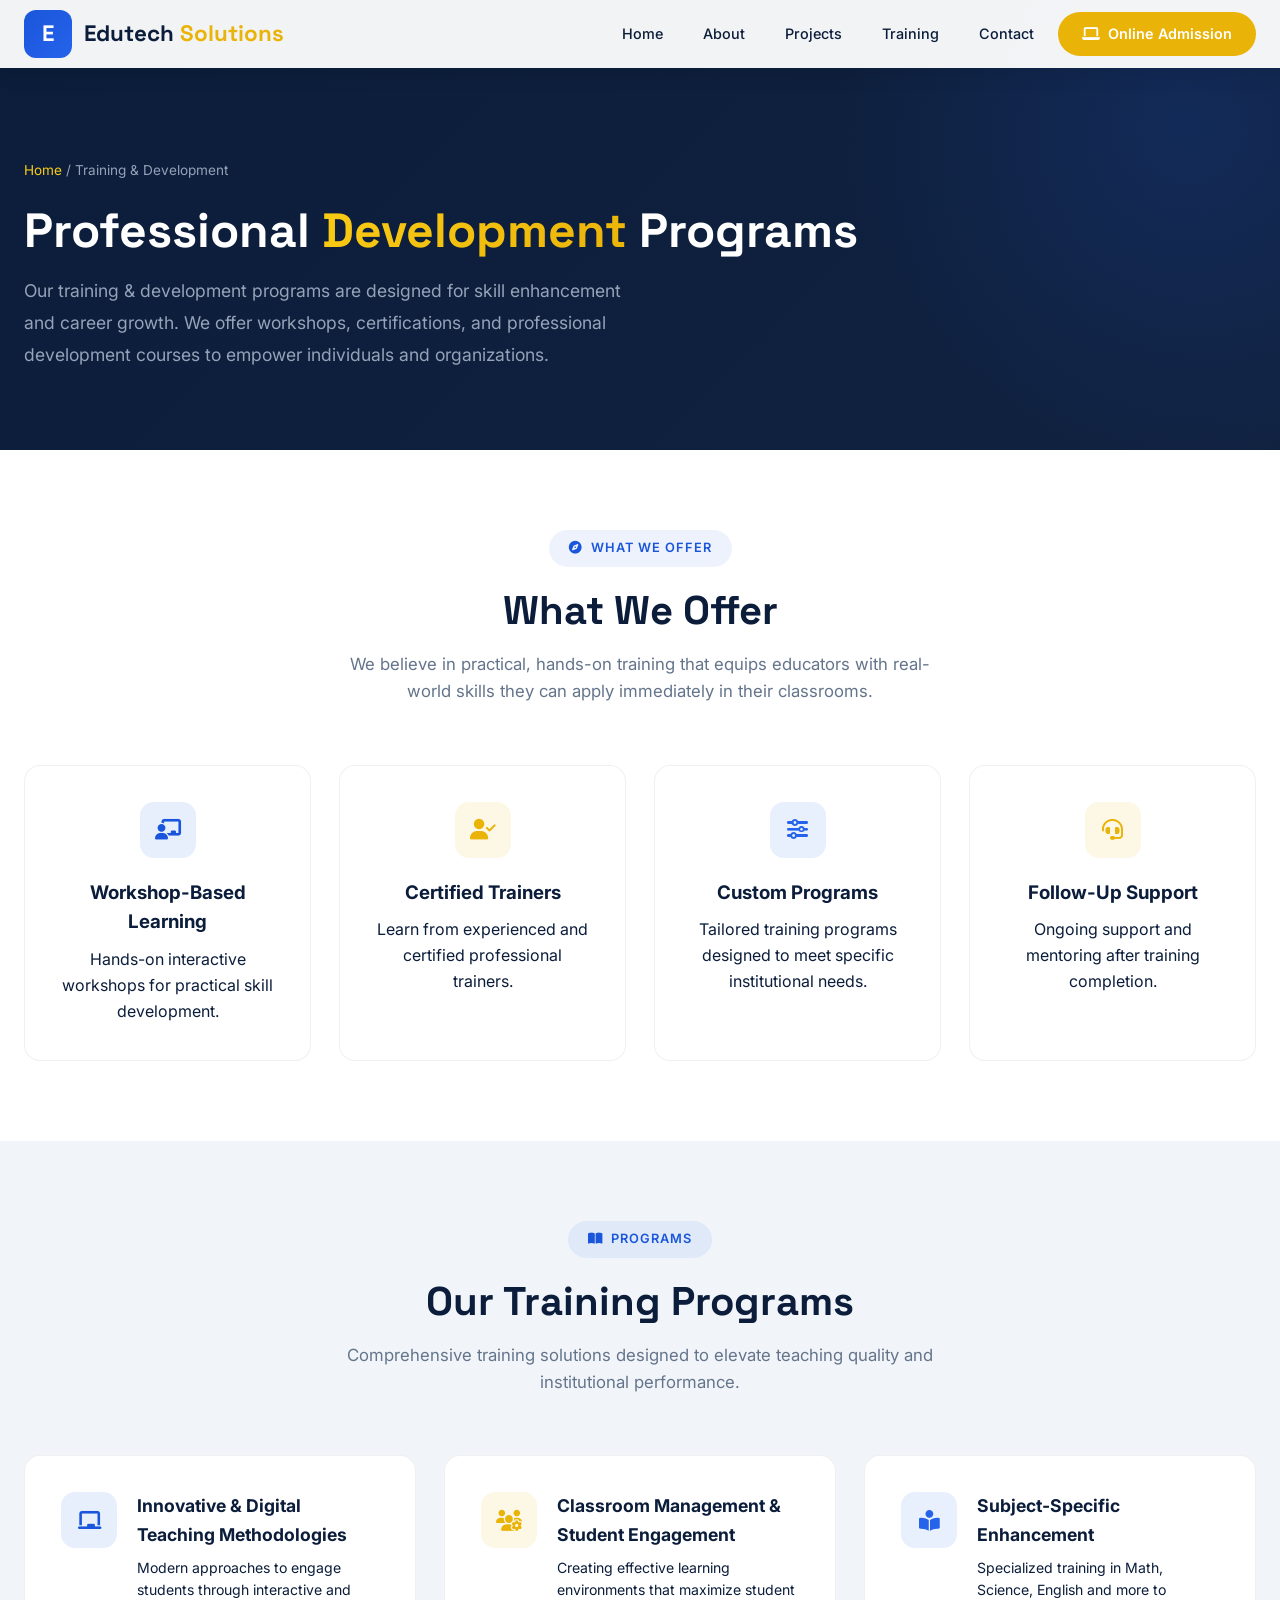
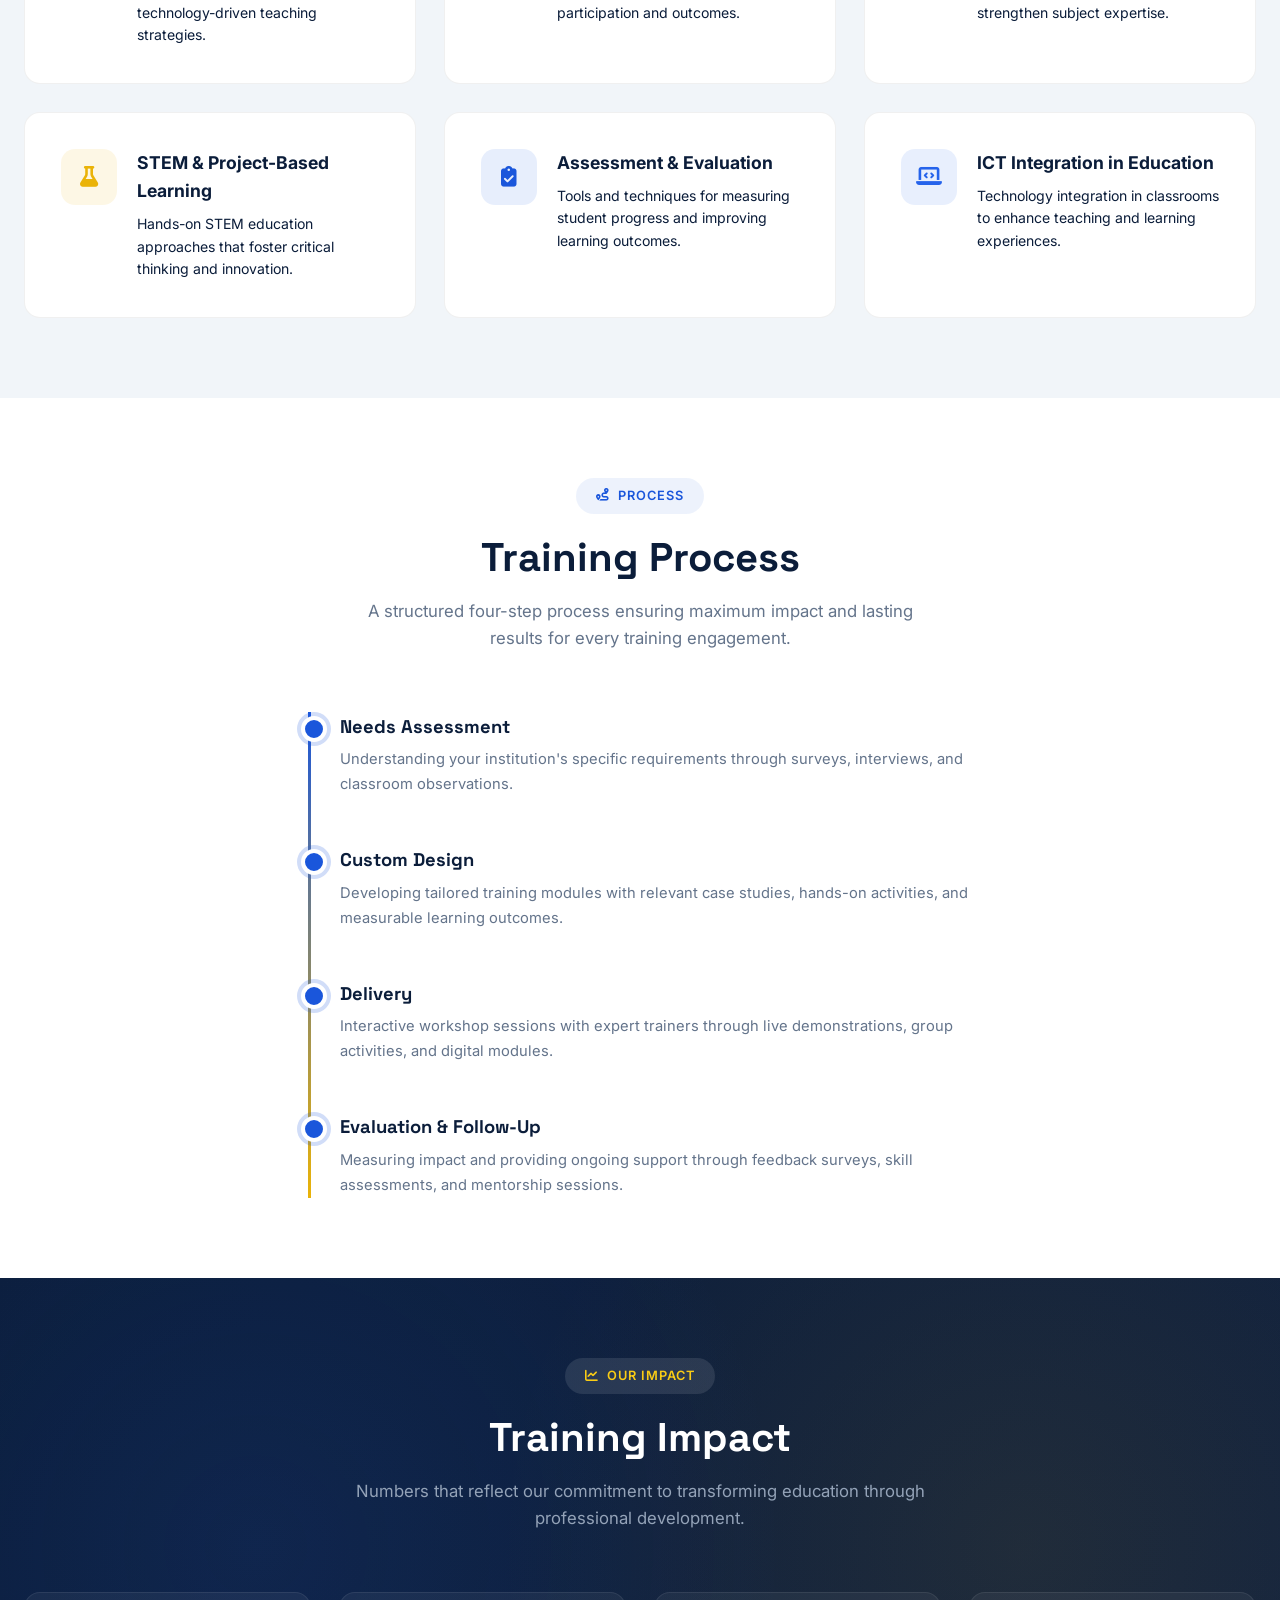
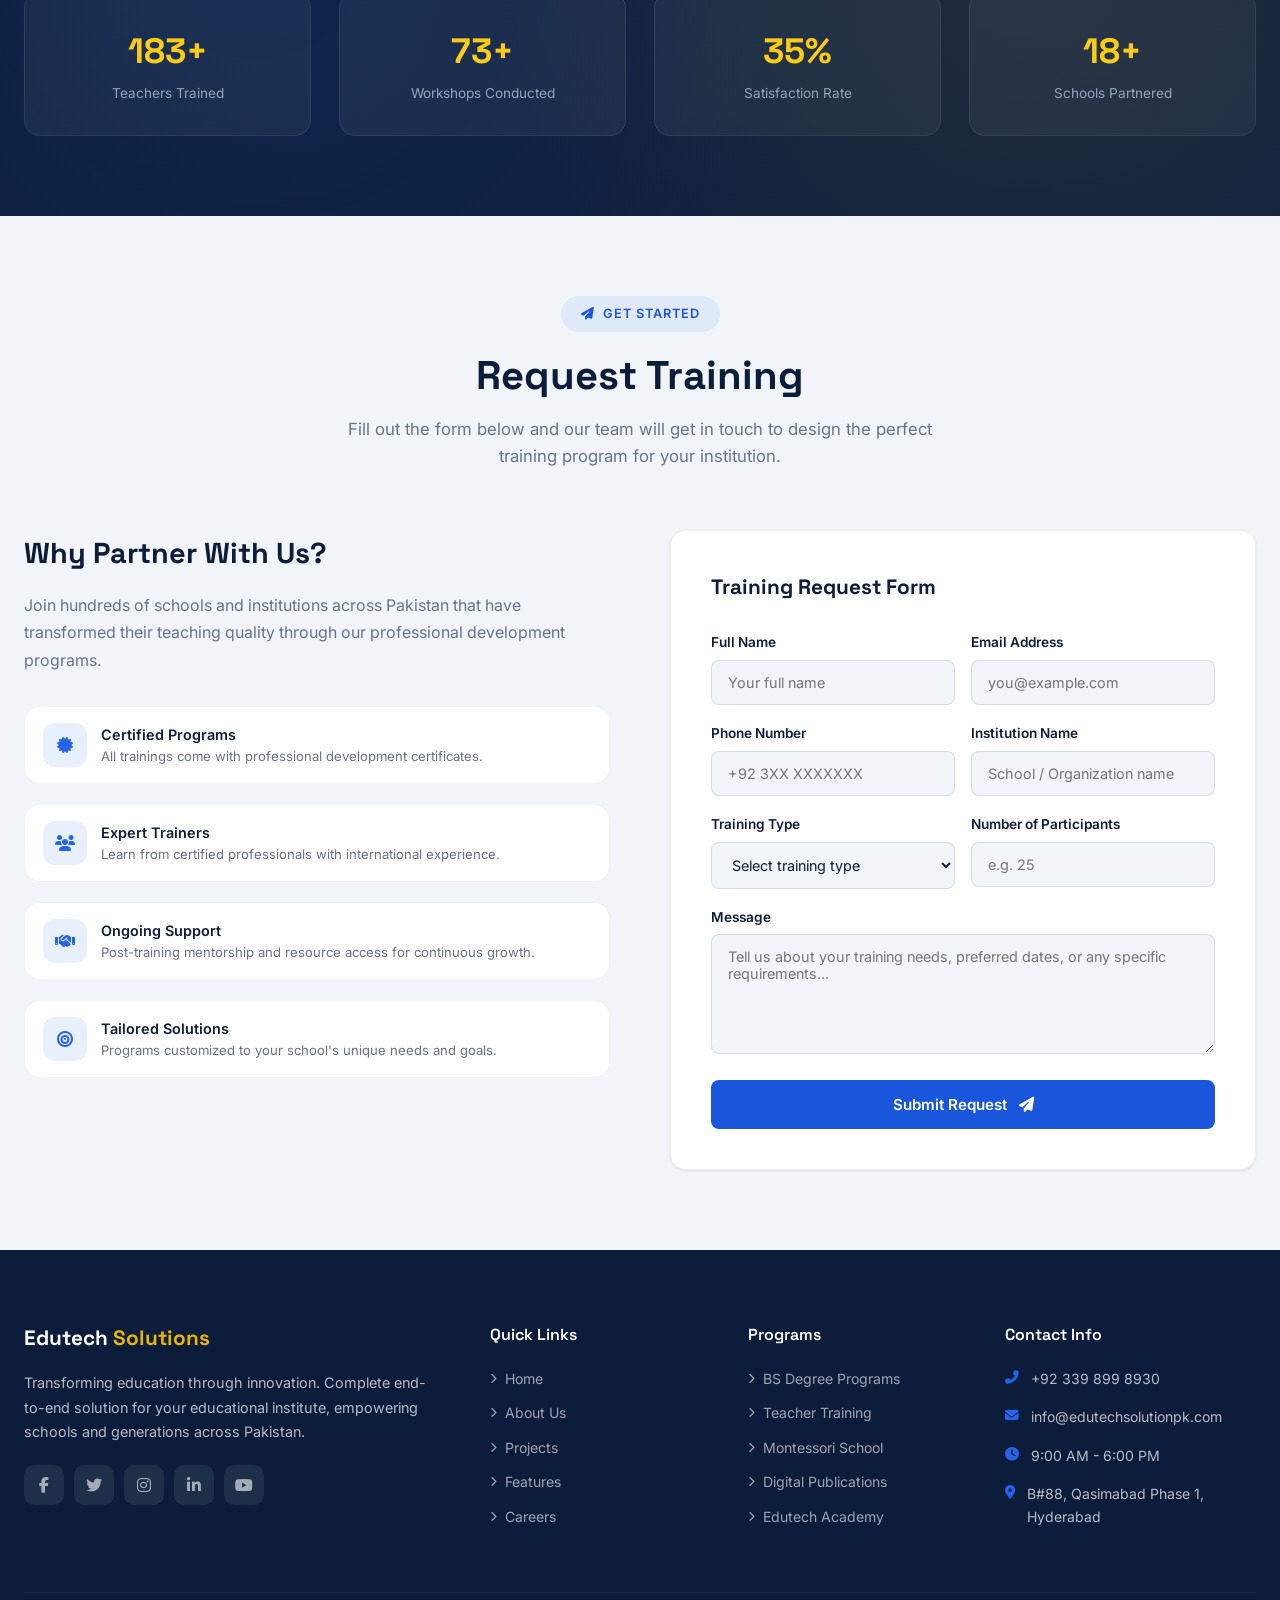
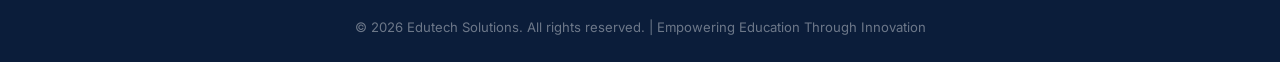
<file: edu-tr.html>
<!DOCTYPE html>
<html lang="en">
<head>
    <meta charset="UTF-8">
    <meta name="viewport" content="width=device-width, initial-scale=1.0">
    <title>Training & Development - Edutech Solutions Pakistan</title>
    <link rel="preconnect" href="https://fonts.googleapis.com">
    <link href="https://fonts.googleapis.com/css2?family=Inter:wght@300;400;500;600;700;800;900&family=Space+Grotesk:wght@400;500;600;700&display=swap" rel="stylesheet">
    <link rel="stylesheet" href="https://cdnjs.cloudflare.com/ajax/libs/font-awesome/6.5.0/css/all.min.css">
    <link rel="stylesheet" href="styles.css">
    <style>
        .approach-card {
            background: var(--white); border: 1px solid rgba(0,0,0,0.06);
            border-radius: var(--radius); padding: 36px; text-align: center;
            transition: all 0.4s cubic-bezier(0.4, 0, 0.2, 1); position: relative; overflow: hidden;
        }
        .approach-card::before {
            content: ''; position: absolute; top: 0; left: 0; right: 0; height: 4px;
            background: var(--gradient-1); transform: scaleX(0); transition: transform 0.4s ease;
        }
        .approach-card:hover::before { transform: scaleX(1); }
        .approach-card:hover { transform: translateY(-8px); box-shadow: var(--shadow-xl); border-color: transparent; }
        .approach-card .card-icon { margin: 0 auto 20px; }
        .approach-card h3 { margin-bottom: 10px; }

        .program-card {
            background: var(--white); border: 1px solid rgba(0,0,0,0.06);
            border-radius: var(--radius); padding: 36px;
            transition: all 0.4s cubic-bezier(0.4, 0, 0.2, 1);
            display: flex; align-items: flex-start; gap: 20px;
        }
        .program-card:hover { transform: translateY(-6px); box-shadow: var(--shadow-lg); border-color: transparent; }
        .program-card .card-icon { flex-shrink: 0; }
        .program-card h3 { font-size: 1.1rem; margin-bottom: 8px; }
        .program-card p { font-size: 0.88rem; }

        .timeline { position: relative; padding-left: 50px; max-width: 700px; margin: 0 auto; }
        .timeline::before {
            content: ''; position: absolute; left: 18px; top: 0; bottom: 0; width: 3px;
            background: linear-gradient(to bottom, var(--primary), var(--accent));
        }
        .timeline-item { position: relative; margin-bottom: 48px; }
        .timeline-item:last-child { margin-bottom: 0; }
        .timeline-item::before {
            content: ''; position: absolute; left: -39px; top: 4px; width: 18px; height: 18px;
            background: var(--primary); border-radius: 50%; border: 4px solid var(--white);
            box-shadow: 0 0 0 4px rgba(26,86,219,0.2);
        }
        .timeline-item h4 {
            font-family: 'Space Grotesk', sans-serif; font-size: 1.15rem;
            font-weight: 700; color: var(--dark); margin-bottom: 6px;
        }
        .timeline-item p { color: var(--gray); font-size: 0.92rem; line-height: 1.7; }

        .stats-grid { display: grid; grid-template-columns: repeat(4, 1fr); gap: 28px; }
        .request-section { background: var(--light); }
        .request-grid { display: grid; grid-template-columns: 1fr 1fr; gap: 60px; align-items: flex-start; }
        .request-info h3 {
            font-family: 'Space Grotesk', sans-serif; font-size: 1.8rem;
            font-weight: 700; color: var(--dark); margin-bottom: 16px;
        }
        .request-info > p { color: var(--gray); margin-bottom: 32px; line-height: 1.7; }
        .request-list { display: flex; flex-direction: column; gap: 20px; margin-bottom: 32px; }
        .request-list-item {
            display: flex; align-items: center; gap: 14px; padding: 16px 18px;
            background: var(--white); border-radius: var(--radius); border: 1px solid rgba(0,0,0,0.05);
            transition: all 0.3s ease;
        }
        .request-list-item:hover { box-shadow: var(--shadow-md); transform: translateX(6px); }
        .request-list-item .icon {
            width: 44px; height: 44px; background: rgba(37,99,235,0.1);
            border-radius: 12px; display: flex; align-items: center; justify-content: center;
            color: var(--primary-light); font-size: 1rem; flex-shrink: 0;
        }
        .request-list-item .text h4 { font-size: 0.9rem; font-weight: 600; color: var(--dark); }
        .request-list-item .text p { font-size: 0.82rem; color: var(--gray); }

        @media (max-width: 1024px) {
            .stats-grid { grid-template-columns: repeat(2, 1fr); }
        }
        @media (max-width: 768px) {
            .stats-grid { grid-template-columns: 1fr; }
            .request-grid { grid-template-columns: 1fr; }
        }
    </style>
</head>
<body>

    <!-- Navbar -->
    <nav class="navbar" id="navbar">
        <div class="container">
            <a href="index.html" class="logo">
                <div class="logo-icon">E</div>
                <span class="logo-text">Edutech <span class="yellow">Solutions</span></span>
            </a>
            <ul class="nav-links" id="navLinks">
                <li><a href="index.html">Home</a></li>
                <li><a href="index.html#about">About</a></li>
                <li><a href="index.html#projects">Projects</a></li>
                <li><a href="edu-tr.html">Training</a></li>
                <li><a href="index.html#contact">Contact</a></li>
                <li><a href="#" class="nav-cta"><i class="fas fa-laptop"></i> Online Admission</a></li>
            </ul>
            <div class="hamburger" id="hamburger">
                <span></span>
                <span></span>
                <span></span>
            </div>
        </div>
    </nav>

    <!-- Page Hero -->
    <section class="page-hero">
        <div class="container">
            <div class="breadcrumb reveal">
                <a href="index.html">Home</a> / Training &amp; Development
            </div>
            <h1 class="reveal">Professional <span class="highlight">Development</span> Programs</h1>
            <p class="reveal">Our training &amp; development programs are designed for skill enhancement and career growth. We offer workshops, certifications, and professional development courses to empower individuals and organizations.</p>
        </div>
    </section>

    <!-- What We Offer -->
    <section>
        <div class="container">
            <div class="section-header reveal">
                <div class="section-tag"><i class="fas fa-compass"></i> What We Offer</div>
                <h2>What We Offer</h2>
                <p>We believe in practical, hands-on training that equips educators with real-world skills they can apply immediately in their classrooms.</p>
            </div>
            <div class="card-grid card-grid-4">
                <div class="approach-card reveal">
                    <div class="card-icon ci-blue"><i class="fas fa-chalkboard-teacher"></i></div>
                    <h3>Workshop-Based Learning</h3>
                    <p>Hands-on interactive workshops for practical skill development.</p>
                </div>
                <div class="approach-card reveal">
                    <div class="card-icon ci-yellow"><i class="fas fa-user-check"></i></div>
                    <h3>Certified Trainers</h3>
                    <p>Learn from experienced and certified professional trainers.</p>
                </div>
                <div class="approach-card reveal">
                    <div class="card-icon ci-blue-light"><i class="fas fa-sliders-h"></i></div>
                    <h3>Custom Programs</h3>
                    <p>Tailored training programs designed to meet specific institutional needs.</p>
                </div>
                <div class="approach-card reveal">
                    <div class="card-icon ci-yellow"><i class="fas fa-headset"></i></div>
                    <h3>Follow-Up Support</h3>
                    <p>Ongoing support and mentoring after training completion.</p>
                </div>
            </div>
        </div>
    </section>

    <!-- Training Programs -->
    <section style="background: var(--light);">
        <div class="container">
            <div class="section-header reveal">
                <div class="section-tag"><i class="fas fa-book-open"></i> Programs</div>
                <h2>Our Training Programs</h2>
                <p>Comprehensive training solutions designed to elevate teaching quality and institutional performance.</p>
            </div>
            <div class="card-grid card-grid-3">
                <div class="program-card reveal">
                    <div class="card-icon ci-blue"><i class="fas fa-chalkboard"></i></div>
                    <div>
                        <h3>Innovative &amp; Digital Teaching Methodologies</h3>
                        <p>Modern approaches to engage students through interactive and technology-driven teaching strategies.</p>
                    </div>
                </div>
                <div class="program-card reveal">
                    <div class="card-icon ci-yellow"><i class="fas fa-users-cog"></i></div>
                    <div>
                        <h3>Classroom Management &amp; Student Engagement</h3>
                        <p>Creating effective learning environments that maximize student participation and outcomes.</p>
                    </div>
                </div>
                <div class="program-card reveal">
                    <div class="card-icon ci-blue-light"><i class="fas fa-book-reader"></i></div>
                    <div>
                        <h3>Subject-Specific Enhancement</h3>
                        <p>Specialized training in Math, Science, English and more to strengthen subject expertise.</p>
                    </div>
                </div>
                <div class="program-card reveal">
                    <div class="card-icon ci-yellow"><i class="fas fa-flask"></i></div>
                    <div>
                        <h3>STEM &amp; Project-Based Learning</h3>
                        <p>Hands-on STEM education approaches that foster critical thinking and innovation.</p>
                    </div>
                </div>
                <div class="program-card reveal">
                    <div class="card-icon ci-blue"><i class="fas fa-clipboard-check"></i></div>
                    <div>
                        <h3>Assessment &amp; Evaluation</h3>
                        <p>Tools and techniques for measuring student progress and improving learning outcomes.</p>
                    </div>
                </div>
                <div class="program-card reveal">
                    <div class="card-icon ci-blue-light"><i class="fas fa-laptop-code"></i></div>
                    <div>
                        <h3>ICT Integration in Education</h3>
                        <p>Technology integration in classrooms to enhance teaching and learning experiences.</p>
                    </div>
                </div>
            </div>
        </div>
    </section>

    <!-- Training Process -->
    <section>
        <div class="container">
            <div class="section-header reveal">
                <div class="section-tag"><i class="fas fa-route"></i> Process</div>
                <h2>Training Process</h2>
                <p>A structured four-step process ensuring maximum impact and lasting results for every training engagement.</p>
            </div>
            <div class="timeline reveal">
                <div class="timeline-item">
                    <h4>Needs Assessment</h4>
                    <p>Understanding your institution's specific requirements through surveys, interviews, and classroom observations.</p>
                </div>
                <div class="timeline-item">
                    <h4>Custom Design</h4>
                    <p>Developing tailored training modules with relevant case studies, hands-on activities, and measurable learning outcomes.</p>
                </div>
                <div class="timeline-item">
                    <h4>Delivery</h4>
                    <p>Interactive workshop sessions with expert trainers through live demonstrations, group activities, and digital modules.</p>
                </div>
                <div class="timeline-item">
                    <h4>Evaluation &amp; Follow-Up</h4>
                    <p>Measuring impact and providing ongoing support through feedback surveys, skill assessments, and mentorship sessions.</p>
                </div>
            </div>
        </div>
    </section>

    <!-- Stats Section -->
    <section class="dark-section">
        <div class="container">
            <div class="section-header reveal">
                <div class="section-tag"><i class="fas fa-chart-line"></i> Our Impact</div>
                <h2>Training Impact</h2>
                <p>Numbers that reflect our commitment to transforming education through professional development.</p>
            </div>
            <div class="stats-grid">
                <div class="stat-box reveal">
                    <h3>500+</h3>
                    <p>Teachers Trained</p>
                </div>
                <div class="stat-box reveal">
                    <h3>200+</h3>
                    <p>Workshops Conducted</p>
                </div>
                <div class="stat-box reveal">
                    <h3>98%</h3>
                    <p>Satisfaction Rate</p>
                </div>
                <div class="stat-box reveal">
                    <h3>50+</h3>
                    <p>Schools Partnered</p>
                </div>
            </div>
        </div>
    </section>

    <!-- Request Training Form -->
    <section class="request-section">
        <div class="container">
            <div class="section-header reveal">
                <div class="section-tag"><i class="fas fa-paper-plane"></i> Get Started</div>
                <h2>Request Training</h2>
                <p>Fill out the form below and our team will get in touch to design the perfect training program for your institution.</p>
            </div>
            <div class="request-grid">
                <div class="request-info reveal">
                    <h3>Why Partner With Us?</h3>
                    <p>Join hundreds of schools and institutions across Pakistan that have transformed their teaching quality through our professional development programs.</p>
                    <div class="request-list">
                        <div class="request-list-item">
                            <div class="icon"><i class="fas fa-certificate"></i></div>
                            <div class="text">
                                <h4>Certified Programs</h4>
                                <p>All trainings come with professional development certificates.</p>
                            </div>
                        </div>
                        <div class="request-list-item">
                            <div class="icon"><i class="fas fa-users"></i></div>
                            <div class="text">
                                <h4>Expert Trainers</h4>
                                <p>Learn from certified professionals with international experience.</p>
                            </div>
                        </div>
                        <div class="request-list-item">
                            <div class="icon"><i class="fas fa-handshake"></i></div>
                            <div class="text">
                                <h4>Ongoing Support</h4>
                                <p>Post-training mentorship and resource access for continuous growth.</p>
                            </div>
                        </div>
                        <div class="request-list-item">
                            <div class="icon"><i class="fas fa-bullseye"></i></div>
                            <div class="text">
                                <h4>Tailored Solutions</h4>
                                <p>Programs customized to your school's unique needs and goals.</p>
                            </div>
                        </div>
                    </div>
                </div>
                <div class="contact-form-card reveal">
                    <h3 style="font-family: 'Space Grotesk', sans-serif; font-size: 1.3rem; font-weight: 700; color: var(--dark); margin-bottom: 28px;">Training Request Form</h3>
                    <form>
                        <div class="form-row">
                            <div class="form-group">
                                <label>Full Name</label>
                                <input type="text" placeholder="Your full name">
                            </div>
                            <div class="form-group">
                                <label>Email Address</label>
                                <input type="email" placeholder="you@example.com">
                            </div>
                        </div>
                        <div class="form-row">
                            <div class="form-group">
                                <label>Phone Number</label>
                                <input type="tel" placeholder="+92 3XX XXXXXXX">
                            </div>
                            <div class="form-group">
                                <label>Institution Name</label>
                                <input type="text" placeholder="School / Organization name">
                            </div>
                        </div>
                        <div class="form-row">
                            <div class="form-group">
                                <label>Training Type</label>
                                <select>
                                    <option value="">Select training type</option>
                                    <option>Teaching Methods</option>
                                    <option>Digital Classroom</option>
                                    <option>Assessment</option>
                                    <option>Curriculum Dev</option>
                                    <option>Leadership</option>
                                    <option>ICT</option>
                                </select>
                            </div>
                            <div class="form-group">
                                <label>Number of Participants</label>
                                <input type="number" placeholder="e.g. 25" min="1">
                            </div>
                        </div>
                        <div class="form-group">
                            <label>Message</label>
                            <textarea placeholder="Tell us about your training needs, preferred dates, or any specific requirements..."></textarea>
                        </div>
                        <button type="submit" class="btn-submit">
                            Submit Request <i class="fas fa-paper-plane" style="margin-left: 8px;"></i>
                        </button>
                    </form>
                </div>
            </div>
        </div>
    </section>

    <!-- Footer -->
    <footer class="footer">
        <div class="container">
            <div class="footer-grid">
                <div class="footer-brand">
                    <span class="logo-text">Edutech <span class="yellow">Solutions</span></span>
                    <p>Transforming education through innovation. Complete end-to-end solution for your educational institute, empowering schools and generations across Pakistan.</p>
                    <div class="social-links">
                        <a href="#"><i class="fab fa-facebook-f"></i></a>
                        <a href="#"><i class="fab fa-twitter"></i></a>
                        <a href="#"><i class="fab fa-instagram"></i></a>
                        <a href="#"><i class="fab fa-linkedin-in"></i></a>
                        <a href="#"><i class="fab fa-youtube"></i></a>
                    </div>
                </div>
                <div>
                    <h4>Quick Links</h4>
                    <ul class="footer-links">
                        <li><a href="index.html"><i class="fas fa-chevron-right" style="font-size:0.65rem;"></i> Home</a></li>
                        <li><a href="index.html#about"><i class="fas fa-chevron-right" style="font-size:0.65rem;"></i> About Us</a></li>
                        <li><a href="index.html#projects"><i class="fas fa-chevron-right" style="font-size:0.65rem;"></i> Projects</a></li>
                        <li><a href="index.html#features"><i class="fas fa-chevron-right" style="font-size:0.65rem;"></i> Features</a></li>
                        <li><a href="career.html"><i class="fas fa-chevron-right" style="font-size:0.65rem;"></i> Careers</a></li>
                    </ul>
                </div>
                <div>
                    <h4>Programs</h4>
                    <ul class="footer-links">
                        <li><a href="apply.html"><i class="fas fa-chevron-right" style="font-size:0.65rem;"></i> BS Degree Programs</a></li>
                        <li><a href="edu-tr.html"><i class="fas fa-chevron-right" style="font-size:0.65rem;"></i> Teacher Training</a></li>
                        <li><a href="edu-mn.html"><i class="fas fa-chevron-right" style="font-size:0.65rem;"></i> Montessori School</a></li>
                        <li><a href="edu-pub.html"><i class="fas fa-chevron-right" style="font-size:0.65rem;"></i> Digital Publications</a></li>
                        <li><a href="edu-aca.html"><i class="fas fa-chevron-right" style="font-size:0.65rem;"></i> Edutech Academy</a></li>
                    </ul>
                </div>
                <div>
                    <h4>Contact Info</h4>
                    <div class="footer-contact-item">
                        <i class="fas fa-phone-alt"></i>
                        <p>+92 339 899 8930</p>
                    </div>
                    <div class="footer-contact-item">
                        <i class="fas fa-envelope"></i>
                        <p>info@edutechsolutionpk.com</p>
                    </div>
                    <div class="footer-contact-item">
                        <i class="fas fa-clock"></i>
                        <p>9:00 AM - 6:00 PM</p>
                    </div>
                    <div class="footer-contact-item">
                        <i class="fas fa-map-marker-alt"></i>
                        <p>B#88, Qasimabad Phase 1, Hyderabad</p>
                    </div>
                </div>
            </div>
            <div class="footer-bottom">
                &copy; 2026 Edutech Solutions. All rights reserved. | Empowering Education Through Innovation
            </div>
        </div>
    </footer>

    <script>
        // Navbar scroll effect
        const navbar = document.getElementById('navbar');
        window.addEventListener('scroll', () => {
            navbar.classList.toggle('scrolled', window.scrollY > 50);
        });

        // Mobile menu toggle
        const hamburger = document.getElementById('hamburger');
        const navLinks = document.getElementById('navLinks');
        hamburger.addEventListener('click', () => {
            hamburger.classList.toggle('active');
            navLinks.classList.toggle('active');
        });

        // Close mobile menu on link click
        navLinks.querySelectorAll('a').forEach(link => {
            link.addEventListener('click', () => {
                hamburger.classList.remove('active');
                navLinks.classList.remove('active');
            });
        });

        // Scroll reveal animation
        const reveals = document.querySelectorAll('.reveal');
        const revealObserver = new IntersectionObserver((entries) => {
            entries.forEach(entry => {
                if (entry.isIntersecting) {
                    entry.target.classList.add('active');
                }
            });
        }, { threshold: 0.1, rootMargin: '0px 0px -50px 0px' });

        reveals.forEach(el => revealObserver.observe(el));

        // Smooth counter animation for stats
        function animateCounters() {
            document.querySelectorAll('.stat-box h3').forEach(counter => {
                const text = counter.textContent;
                const match = text.match(/(\d+)/);
                if (!match) return;
                const target = parseInt(match[0]);
                const suffix = text.replace(match[0], '');
                let current = 0;
                const increment = target / 60;
                const timer = setInterval(() => {
                    current += increment;
                    if (current >= target) {
                        counter.textContent = text;
                        clearInterval(timer);
                    } else {
                        counter.textContent = Math.floor(current) + suffix;
                    }
                }, 30);
            });
        }

        const statsObserver = new IntersectionObserver((entries) => {
            entries.forEach(entry => {
                if (entry.isIntersecting) {
                    animateCounters();
                    statsObserver.disconnect();
                }
            });
        }, { threshold: 0.5 });

        const statsSection = document.querySelector('.stats-grid');
        if (statsSection) statsObserver.observe(statsSection);
    </script>
</body>
</html>
</file>
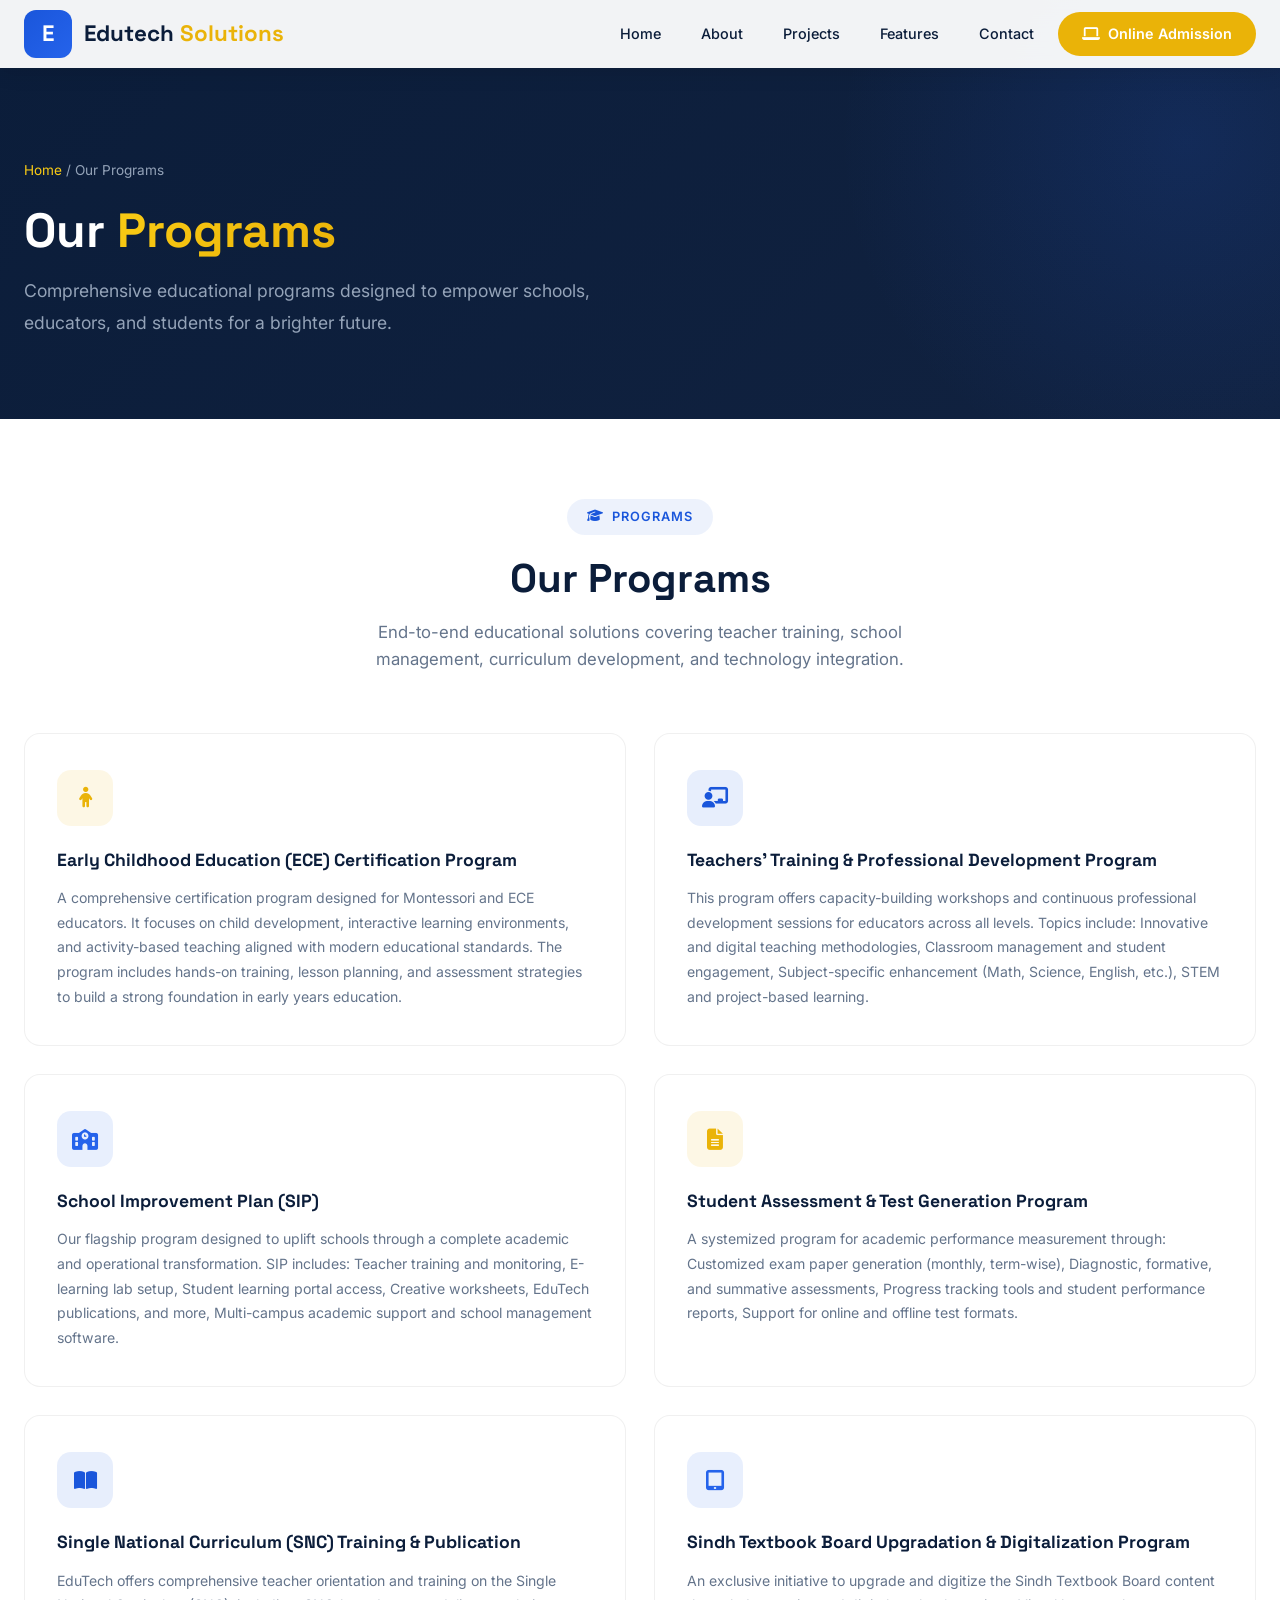
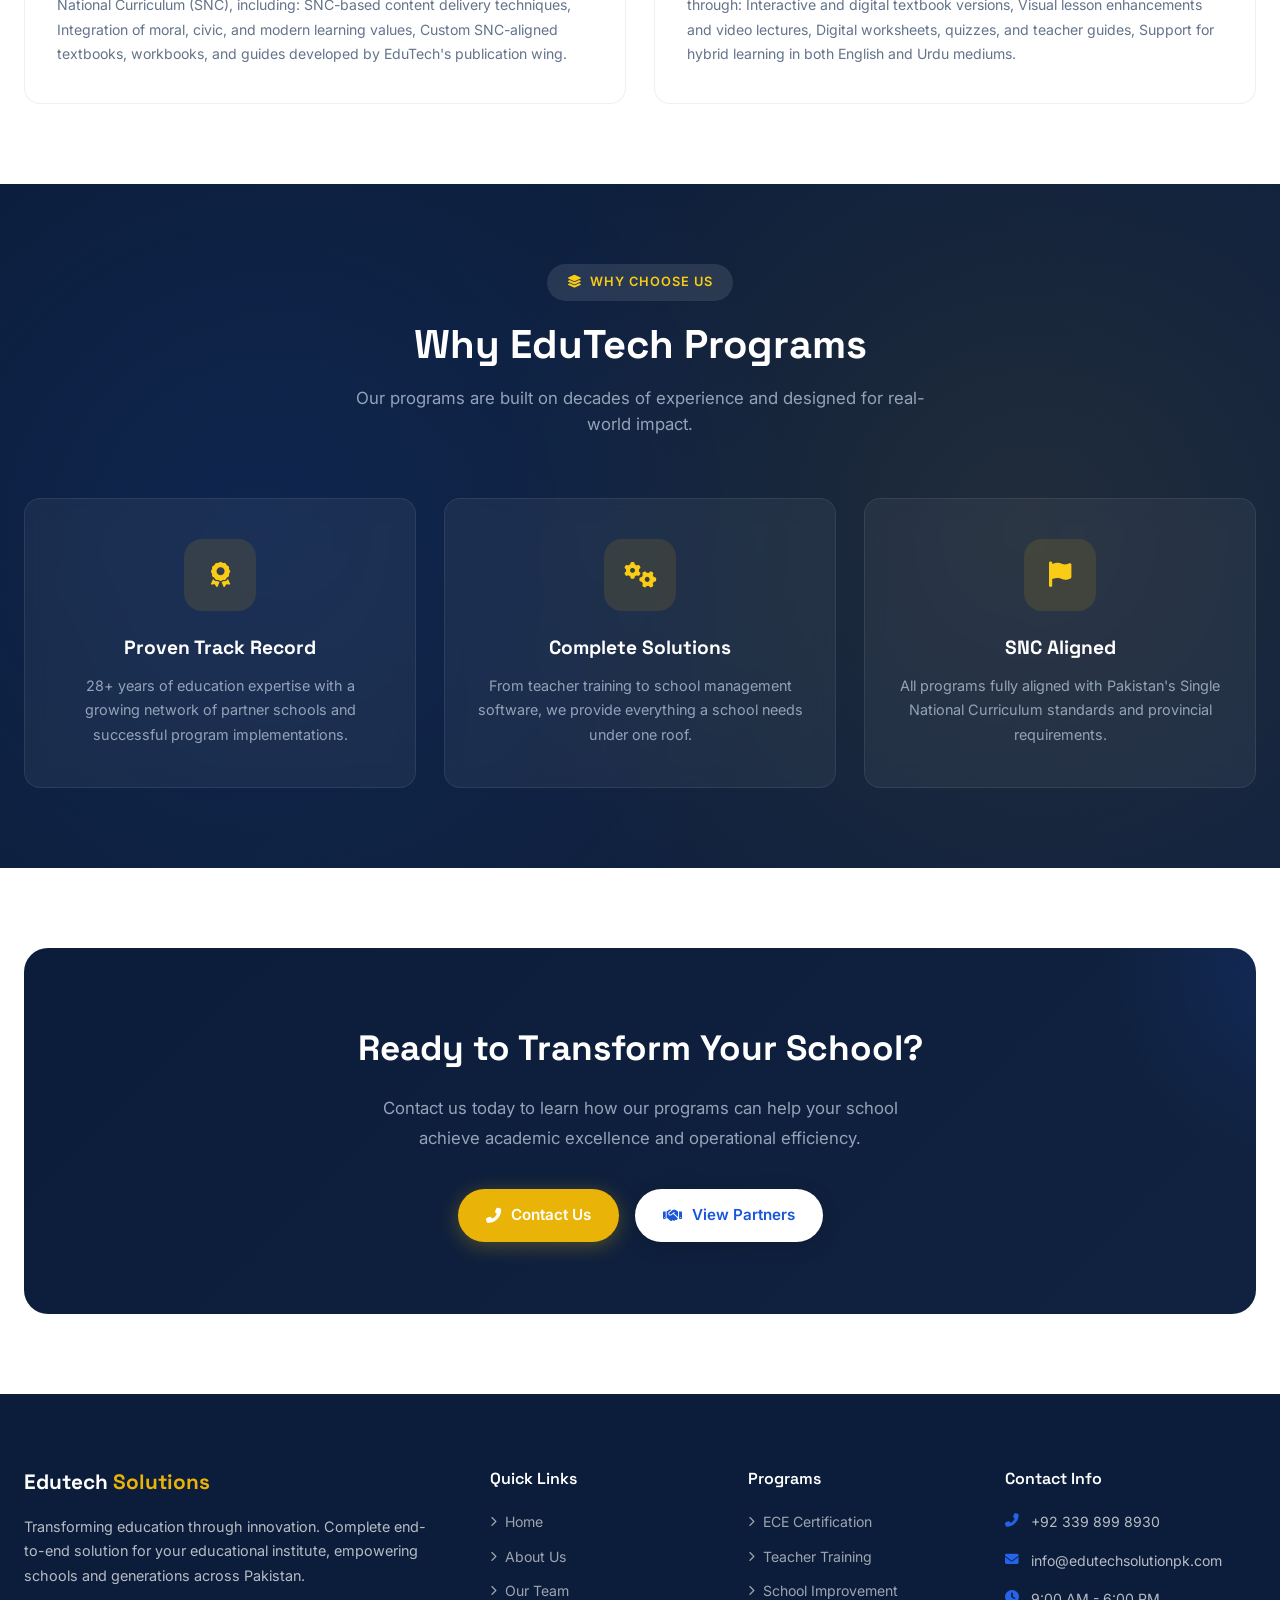
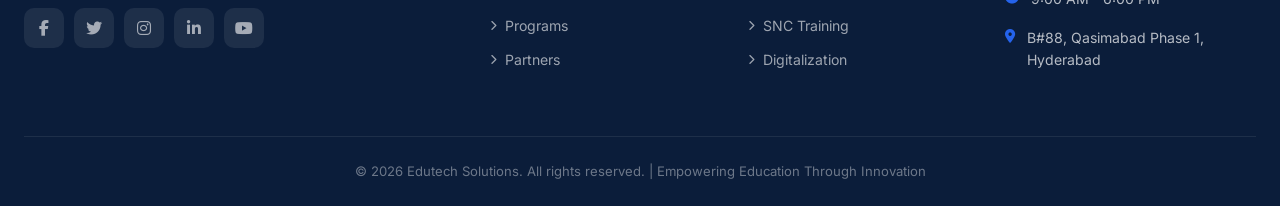
<file: our-programs.html>
<!DOCTYPE html>
<html lang="en">
<head>
    <meta charset="UTF-8">
    <meta name="viewport" content="width=device-width, initial-scale=1.0">
    <title>Our Programs - Edutech Solutions</title>
    <link rel="preconnect" href="https://fonts.googleapis.com">
    <link href="https://fonts.googleapis.com/css2?family=Inter:wght@300;400;500;600;700;800;900&family=Space+Grotesk:wght@400;500;600;700&display=swap" rel="stylesheet">
    <link rel="stylesheet" href="https://cdnjs.cloudflare.com/ajax/libs/font-awesome/6.5.0/css/all.min.css">
    <link rel="stylesheet" href="styles.css">
    <style>
        .program-card {
            background: var(--white); border: 1px solid rgba(0,0,0,0.06);
            border-radius: var(--radius); padding: 36px 32px; position: relative; overflow: hidden;
            transition: all 0.4s cubic-bezier(0.4, 0, 0.2, 1);
        }
        .program-card::before {
            content: ''; position: absolute; top: 0; left: 0; right: 0; height: 4px;
            background: var(--gradient-1); transform: scaleX(0); transition: transform 0.4s ease;
        }
        .program-card:hover::before { transform: scaleX(1); }
        .program-card:hover { transform: translateY(-6px); box-shadow: var(--shadow-lg); border-color: transparent; }
        .program-card .icon {
            width: 56px; height: 56px; border-radius: 14px;
            display: flex; align-items: center; justify-content: center;
            font-size: 1.3rem; margin-bottom: 20px;
        }
        .program-card h3 {
            font-family: 'Space Grotesk', sans-serif; font-size: 1.1rem;
            font-weight: 700; color: var(--dark); margin-bottom: 12px;
        }
        .program-card p { color: var(--gray); font-size: 0.88rem; line-height: 1.75; }
        .cta-section {
            background: var(--gradient-2); border-radius: 24px; padding: 72px 60px;
            text-align: center; position: relative; overflow: hidden;
        }
        .cta-section::before {
            content: ''; position: absolute; top: -50%; right: -20%; width: 400px; height: 400px;
            background: radial-gradient(circle, rgba(37,99,235,0.15) 0%, transparent 70%); border-radius: 50%;
        }
        .cta-section .inner { position: relative; z-index: 2; }
        .cta-section h2 { font-family: 'Space Grotesk', sans-serif; font-size: 2.2rem; font-weight: 800; color: var(--white); margin-bottom: 16px; }
        .cta-section p { color: var(--gray-light); font-size: 1.05rem; max-width: 550px; margin: 0 auto 36px; line-height: 1.8; }
    </style>
</head>
<body>

    <!-- Navbar -->
    <nav class="navbar" id="navbar">
        <div class="container">
            <a href="index.html" class="logo">
                <div class="logo-icon">E</div>
                <span class="logo-text">Edutech <span class="yellow">Solutions</span></span>
            </a>
            <ul class="nav-links" id="navLinks">
                <li><a href="index.html">Home</a></li>
                <li><a href="index.html#about">About</a></li>
                <li><a href="index.html#projects">Projects</a></li>
                <li><a href="index.html#features">Features</a></li>
                <li><a href="index.html#contact">Contact</a></li>
                <li><a href="#" class="nav-cta"><i class="fas fa-laptop"></i> Online Admission</a></li>
            </ul>
            <div class="hamburger" id="hamburger">
                <span></span>
                <span></span>
                <span></span>
            </div>
        </div>
    </nav>

    <!-- Page Hero -->
    <section class="page-hero">
        <div class="container">
            <div class="breadcrumb">
                <a href="index.html">Home</a> / Our Programs
            </div>
            <h1>Our <span class="highlight">Programs</span></h1>
            <p>Comprehensive educational programs designed to empower schools, educators, and students for a brighter future.</p>
        </div>
    </section>

    <!-- All Programs -->
    <section>
        <div class="container">
            <div class="section-header reveal">
                <div class="section-tag"><i class="fas fa-graduation-cap"></i> Programs</div>
                <h2>Our Programs</h2>
                <p>End-to-end educational solutions covering teacher training, school management, curriculum development, and technology integration.</p>
            </div>
            <div class="card-grid card-grid-2 reveal">
                <div class="program-card">
                    <div class="icon ci-yellow"><i class="fas fa-child"></i></div>
                    <h3>Early Childhood Education (ECE) Certification Program</h3>
                    <p>A comprehensive certification program designed for Montessori and ECE educators. It focuses on child development, interactive learning environments, and activity-based teaching aligned with modern educational standards. The program includes hands-on training, lesson planning, and assessment strategies to build a strong foundation in early years education.</p>
                </div>
                <div class="program-card">
                    <div class="icon ci-blue"><i class="fas fa-chalkboard-teacher"></i></div>
                    <h3>Teachers' Training & Professional Development Program</h3>
                    <p>This program offers capacity-building workshops and continuous professional development sessions for educators across all levels. Topics include: Innovative and digital teaching methodologies, Classroom management and student engagement, Subject-specific enhancement (Math, Science, English, etc.), STEM and project-based learning.</p>
                </div>
                <div class="program-card">
                    <div class="icon ci-blue-light"><i class="fas fa-school"></i></div>
                    <h3>School Improvement Plan (SIP)</h3>
                    <p>Our flagship program designed to uplift schools through a complete academic and operational transformation. SIP includes: Teacher training and monitoring, E-learning lab setup, Student learning portal access, Creative worksheets, EduTech publications, and more, Multi-campus academic support and school management software.</p>
                </div>
                <div class="program-card">
                    <div class="icon ci-yellow"><i class="fas fa-file-alt"></i></div>
                    <h3>Student Assessment & Test Generation Program</h3>
                    <p>A systemized program for academic performance measurement through: Customized exam paper generation (monthly, term-wise), Diagnostic, formative, and summative assessments, Progress tracking tools and student performance reports, Support for online and offline test formats.</p>
                </div>
                <div class="program-card">
                    <div class="icon ci-blue"><i class="fas fa-book-open"></i></div>
                    <h3>Single National Curriculum (SNC) Training & Publication</h3>
                    <p>EduTech offers comprehensive teacher orientation and training on the Single National Curriculum (SNC), including: SNC-based content delivery techniques, Integration of moral, civic, and modern learning values, Custom SNC-aligned textbooks, workbooks, and guides developed by EduTech's publication wing.</p>
                </div>
                <div class="program-card">
                    <div class="icon ci-blue-light"><i class="fas fa-tablet-alt"></i></div>
                    <h3>Sindh Textbook Board Upgradation & Digitalization Program</h3>
                    <p>An exclusive initiative to upgrade and digitize the Sindh Textbook Board content through: Interactive and digital textbook versions, Visual lesson enhancements and video lectures, Digital worksheets, quizzes, and teacher guides, Support for hybrid learning in both English and Urdu mediums.</p>
                </div>
            </div>
        </div>
    </section>

    <!-- Program Categories (Dark) -->
    <section class="dark-section">
        <div class="container">
            <div class="section-header reveal">
                <div class="section-tag"><i class="fas fa-layer-group"></i> Why Choose Us</div>
                <h2>Why EduTech Programs</h2>
                <p>Our programs are built on decades of experience and designed for real-world impact.</p>
            </div>
            <div class="card-grid card-grid-3 reveal">
                <div style="background:rgba(255,255,255,0.05);border:1px solid rgba(255,255,255,0.08);border-radius:var(--radius);padding:40px 32px;text-align:center;transition:all 0.4s ease;backdrop-filter:blur(10px);">
                    <div style="width:72px;height:72px;margin:0 auto 22px;background:rgba(234,179,8,0.12);border-radius:18px;display:flex;align-items:center;justify-content:center;font-size:1.6rem;color:var(--accent-light);"><i class="fas fa-award"></i></div>
                    <h3 style="font-family:'Space Grotesk',sans-serif;font-size:1.2rem;font-weight:700;color:var(--white);margin-bottom:10px;">Proven Track Record</h3>
                    <p style="color:var(--gray-light);font-size:0.9rem;line-height:1.7;">28+ years of education expertise with a growing network of partner schools and successful program implementations.</p>
                </div>
                <div style="background:rgba(255,255,255,0.05);border:1px solid rgba(255,255,255,0.08);border-radius:var(--radius);padding:40px 32px;text-align:center;transition:all 0.4s ease;backdrop-filter:blur(10px);">
                    <div style="width:72px;height:72px;margin:0 auto 22px;background:rgba(234,179,8,0.12);border-radius:18px;display:flex;align-items:center;justify-content:center;font-size:1.6rem;color:var(--accent-light);"><i class="fas fa-cogs"></i></div>
                    <h3 style="font-family:'Space Grotesk',sans-serif;font-size:1.2rem;font-weight:700;color:var(--white);margin-bottom:10px;">Complete Solutions</h3>
                    <p style="color:var(--gray-light);font-size:0.9rem;line-height:1.7;">From teacher training to school management software, we provide everything a school needs under one roof.</p>
                </div>
                <div style="background:rgba(255,255,255,0.05);border:1px solid rgba(255,255,255,0.08);border-radius:var(--radius);padding:40px 32px;text-align:center;transition:all 0.4s ease;backdrop-filter:blur(10px);">
                    <div style="width:72px;height:72px;margin:0 auto 22px;background:rgba(234,179,8,0.12);border-radius:18px;display:flex;align-items:center;justify-content:center;font-size:1.6rem;color:var(--accent-light);"><i class="fas fa-flag"></i></div>
                    <h3 style="font-family:'Space Grotesk',sans-serif;font-size:1.2rem;font-weight:700;color:var(--white);margin-bottom:10px;">SNC Aligned</h3>
                    <p style="color:var(--gray-light);font-size:0.9rem;line-height:1.7;">All programs fully aligned with Pakistan's Single National Curriculum standards and provincial requirements.</p>
                </div>
            </div>
        </div>
    </section>

    <!-- CTA Section -->
    <section>
        <div class="container">
            <div class="cta-section reveal">
                <div class="inner">
                    <h2>Ready to Transform Your School?</h2>
                    <p>Contact us today to learn how our programs can help your school achieve academic excellence and operational efficiency.</p>
                    <div style="display:flex;gap:16px;justify-content:center;flex-wrap:wrap;">
                        <a href="index.html#contact" class="btn btn-accent">
                            <i class="fas fa-phone-alt"></i> Contact Us
                        </a>
                        <a href="our-partners.html" class="btn btn-white">
                            <i class="fas fa-handshake"></i> View Partners
                        </a>
                    </div>
                </div>
            </div>
        </div>
    </section>

    <!-- Footer -->
    <footer class="footer">
        <div class="container">
            <div class="footer-grid">
                <div class="footer-brand">
                    <span class="logo-text">Edutech <span class="yellow">Solutions</span></span>
                    <p>Transforming education through innovation. Complete end-to-end solution for your educational institute, empowering schools and generations across Pakistan.</p>
                    <div class="social-links">
                        <a href="#"><i class="fab fa-facebook-f"></i></a>
                        <a href="#"><i class="fab fa-twitter"></i></a>
                        <a href="#"><i class="fab fa-instagram"></i></a>
                        <a href="#"><i class="fab fa-linkedin-in"></i></a>
                        <a href="#"><i class="fab fa-youtube"></i></a>
                    </div>
                </div>
                <div>
                    <h4>Quick Links</h4>
                    <ul class="footer-links">
                        <li><a href="index.html"><i class="fas fa-chevron-right" style="font-size:0.65rem;"></i> Home</a></li>
                        <li><a href="index.html#about"><i class="fas fa-chevron-right" style="font-size:0.65rem;"></i> About Us</a></li>
                        <li><a href="our-team.html"><i class="fas fa-chevron-right" style="font-size:0.65rem;"></i> Our Team</a></li>
                        <li><a href="our-programs.html"><i class="fas fa-chevron-right" style="font-size:0.65rem;"></i> Programs</a></li>
                        <li><a href="our-partners.html"><i class="fas fa-chevron-right" style="font-size:0.65rem;"></i> Partners</a></li>
                    </ul>
                </div>
                <div>
                    <h4>Programs</h4>
                    <ul class="footer-links">
                        <li><a href="our-programs.html"><i class="fas fa-chevron-right" style="font-size:0.65rem;"></i> ECE Certification</a></li>
                        <li><a href="our-programs.html"><i class="fas fa-chevron-right" style="font-size:0.65rem;"></i> Teacher Training</a></li>
                        <li><a href="our-programs.html"><i class="fas fa-chevron-right" style="font-size:0.65rem;"></i> School Improvement</a></li>
                        <li><a href="our-programs.html"><i class="fas fa-chevron-right" style="font-size:0.65rem;"></i> SNC Training</a></li>
                        <li><a href="our-programs.html"><i class="fas fa-chevron-right" style="font-size:0.65rem;"></i> Digitalization</a></li>
                    </ul>
                </div>
                <div>
                    <h4>Contact Info</h4>
                    <div class="footer-contact-item">
                        <i class="fas fa-phone-alt"></i>
                        <p>+92 339 899 8930</p>
                    </div>
                    <div class="footer-contact-item">
                        <i class="fas fa-envelope"></i>
                        <p>info@edutechsolutionpk.com</p>
                    </div>
                    <div class="footer-contact-item">
                        <i class="fas fa-clock"></i>
                        <p>9:00 AM - 6:00 PM</p>
                    </div>
                    <div class="footer-contact-item">
                        <i class="fas fa-map-marker-alt"></i>
                        <p>B#88, Qasimabad Phase 1, Hyderabad</p>
                    </div>
                </div>
            </div>
            <div class="footer-bottom">
                &copy; 2026 Edutech Solutions. All rights reserved. | Empowering Education Through Innovation
            </div>
        </div>
    </footer>

    <script>
        const hamburger = document.getElementById('hamburger');
        const navLinks = document.getElementById('navLinks');
        hamburger.addEventListener('click', () => {
            hamburger.classList.toggle('active');
            navLinks.classList.toggle('active');
        });
        navLinks.querySelectorAll('a').forEach(link => {
            link.addEventListener('click', () => {
                hamburger.classList.remove('active');
                navLinks.classList.remove('active');
            });
        });

        const reveals = document.querySelectorAll('.reveal');
        const revealObserver = new IntersectionObserver((entries) => {
            entries.forEach(entry => {
                if (entry.isIntersecting) {
                    entry.target.classList.add('active');
                }
            });
        }, { threshold: 0.1, rootMargin: '0px 0px -50px 0px' });
        reveals.forEach(el => revealObserver.observe(el));
    </script>
</body>
</html>
</file>
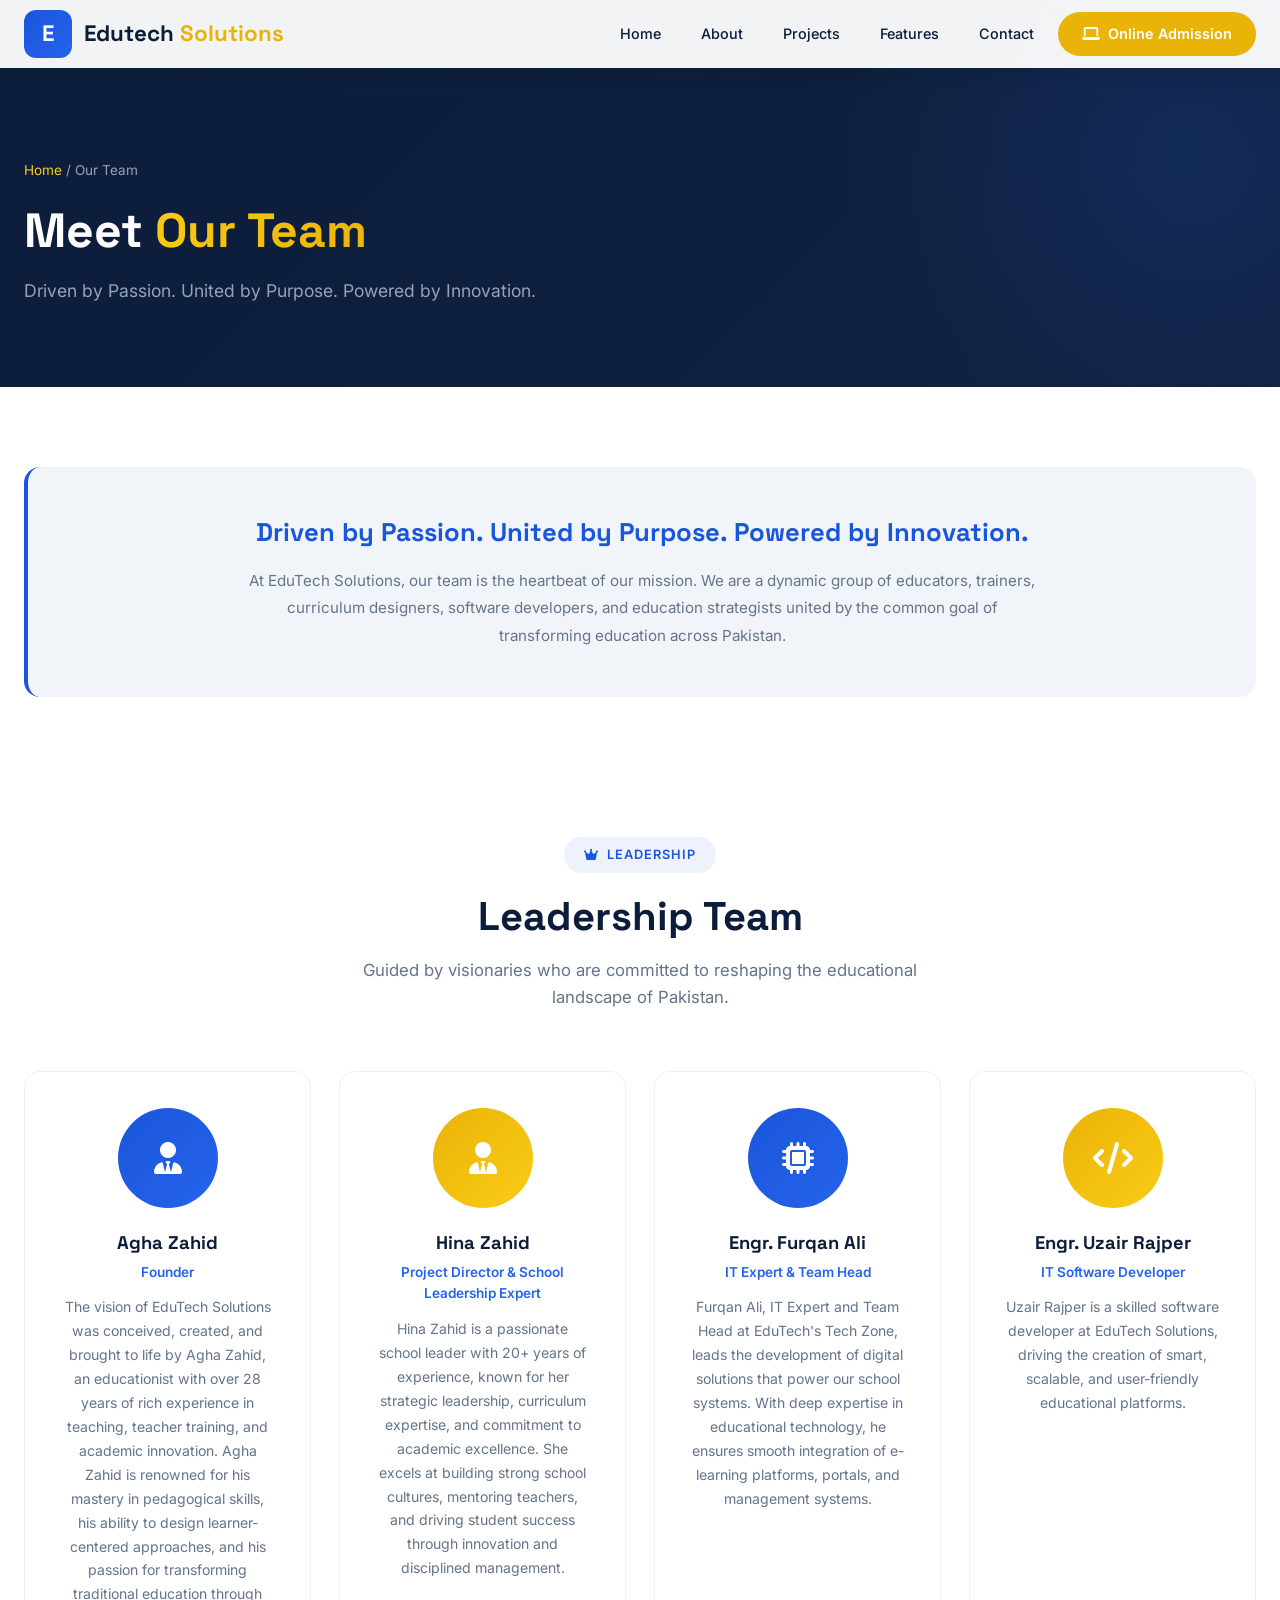
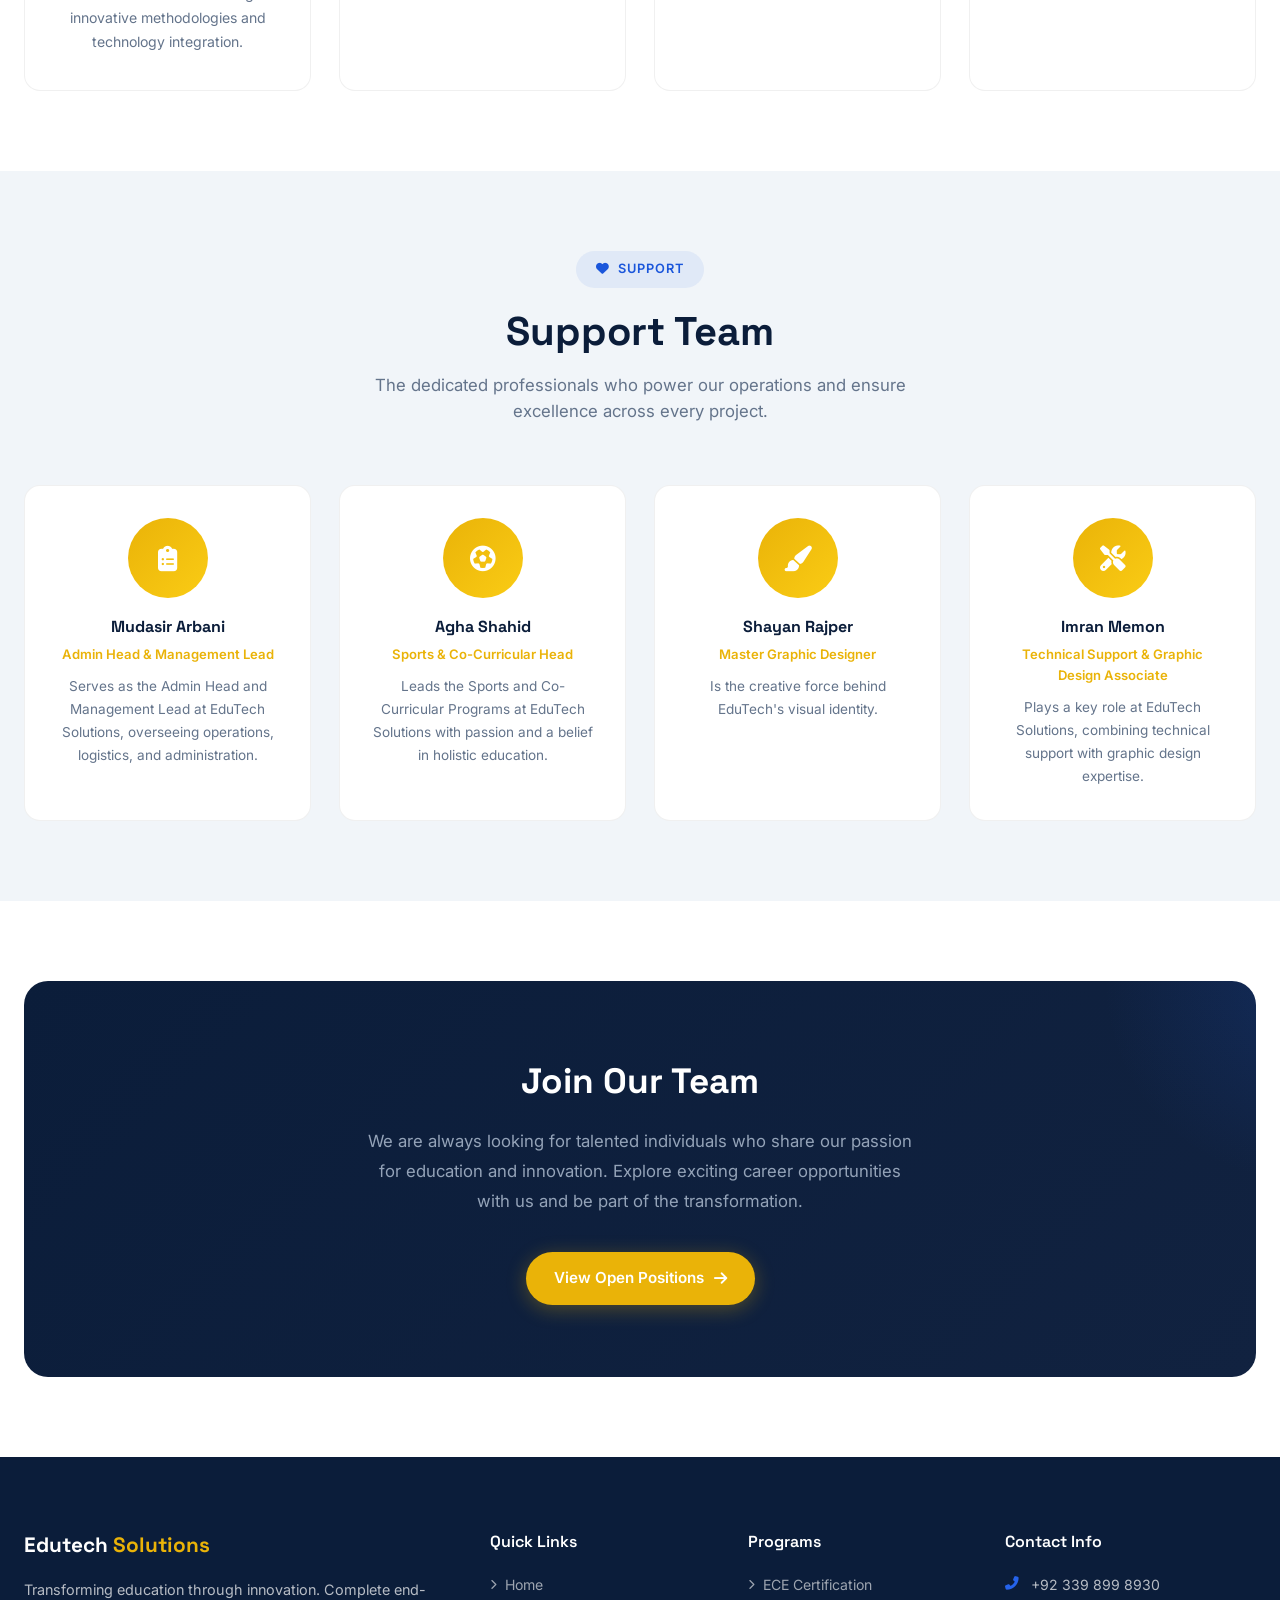
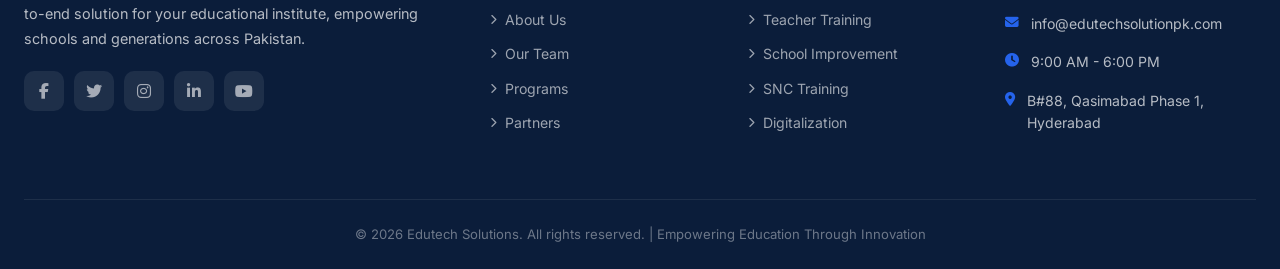
<file: our-team.html>
<!DOCTYPE html>
<html lang="en">
<head>
    <meta charset="UTF-8">
    <meta name="viewport" content="width=device-width, initial-scale=1.0">
    <title>Our Team - Edutech Solutions</title>
    <link rel="preconnect" href="https://fonts.googleapis.com">
    <link href="https://fonts.googleapis.com/css2?family=Inter:wght@300;400;500;600;700;800;900&family=Space+Grotesk:wght@400;500;600;700&display=swap" rel="stylesheet">
    <link rel="stylesheet" href="https://cdnjs.cloudflare.com/ajax/libs/font-awesome/6.5.0/css/all.min.css">
    <link rel="stylesheet" href="styles.css">
    <style>
        .team-card {
            background: var(--white); border: 1px solid rgba(0,0,0,0.06);
            border-radius: var(--radius); padding: 36px; text-align: center;
            transition: all 0.4s cubic-bezier(0.4, 0, 0.2, 1);
        }
        .team-card:hover { transform: translateY(-6px); box-shadow: var(--shadow-lg); border-color: transparent; }
        .team-avatar {
            width: 100px; height: 100px; margin: 0 auto 20px;
            background: var(--gradient-1); border-radius: 50%;
            display: flex; align-items: center; justify-content: center;
            font-size: 2rem; color: var(--white);
        }
        .team-avatar.gold { background: linear-gradient(135deg, #eab308, #facc15); }
        .team-card h3 { font-family: 'Space Grotesk', sans-serif; font-size: 1.15rem; font-weight: 700; color: var(--dark); margin-bottom: 4px; }
        .team-card .role { color: var(--primary-light); font-size: 0.85rem; font-weight: 600; margin-bottom: 12px; display: block; }
        .team-card p { color: var(--gray); font-size: 0.88rem; line-height: 1.7; }
        .team-social { display: flex; justify-content: center; gap: 10px; margin-top: 16px; }
        .team-social a {
            width: 36px; height: 36px; border-radius: 8px;
            background: rgba(26,86,219,0.08); display: flex;
            align-items: center; justify-content: center;
            color: var(--primary); text-decoration: none; transition: all 0.3s ease; font-size: 0.85rem;
        }
        .team-social a:hover { background: var(--primary); color: var(--white); transform: translateY(-2px); }
        .support-card {
            background: var(--white); border: 1px solid rgba(0,0,0,0.06);
            border-radius: var(--radius); padding: 32px; text-align: center;
            transition: all 0.4s cubic-bezier(0.4, 0, 0.2, 1);
        }
        .support-card:hover { transform: translateY(-6px); box-shadow: var(--shadow-lg); border-color: transparent; }
        .support-avatar {
            width: 80px; height: 80px; margin: 0 auto 16px;
            background: var(--gradient-3); border-radius: 50%;
            display: flex; align-items: center; justify-content: center;
            font-size: 1.6rem; color: var(--white);
        }
        .support-card h3 { font-family: 'Space Grotesk', sans-serif; font-size: 1rem; font-weight: 700; color: var(--dark); margin-bottom: 4px; }
        .support-card .role { color: var(--accent); font-size: 0.82rem; font-weight: 600; margin-bottom: 10px; display: block; }
        .support-card p { color: var(--gray); font-size: 0.85rem; line-height: 1.7; }
        .tagline-box {
            background: var(--light); border-radius: var(--radius); padding: 48px 40px;
            text-align: center; margin-bottom: 60px; border-left: 4px solid var(--primary);
        }
        .tagline-box h2 {
            font-family: 'Space Grotesk', sans-serif; font-size: 1.6rem;
            font-weight: 800; color: var(--primary); margin-bottom: 16px; line-height: 1.4;
        }
        .tagline-box p { color: var(--gray); font-size: 0.95rem; line-height: 1.8; max-width: 800px; margin: 0 auto; }
        .cta-section {
            background: var(--gradient-2); border-radius: 24px; padding: 72px 60px;
            text-align: center; position: relative; overflow: hidden;
        }
        .cta-section::before {
            content: ''; position: absolute; top: -50%; right: -20%; width: 400px; height: 400px;
            background: radial-gradient(circle, rgba(37,99,235,0.15) 0%, transparent 70%); border-radius: 50%;
        }
        .cta-section .inner { position: relative; z-index: 2; }
        .cta-section h2 { font-family: 'Space Grotesk', sans-serif; font-size: 2.2rem; font-weight: 800; color: var(--white); margin-bottom: 16px; }
        .cta-section p { color: var(--gray-light); font-size: 1.05rem; max-width: 550px; margin: 0 auto 36px; line-height: 1.8; }
    </style>
</head>
<body>

    <!-- Navbar -->
    <nav class="navbar" id="navbar">
        <div class="container">
            <a href="index.html" class="logo">
                <div class="logo-icon">E</div>
                <span class="logo-text">Edutech <span class="yellow">Solutions</span></span>
            </a>
            <ul class="nav-links" id="navLinks">
                <li><a href="index.html">Home</a></li>
                <li><a href="index.html#about">About</a></li>
                <li><a href="index.html#projects">Projects</a></li>
                <li><a href="index.html#features">Features</a></li>
                <li><a href="index.html#contact">Contact</a></li>
                <li><a href="#" class="nav-cta"><i class="fas fa-laptop"></i> Online Admission</a></li>
            </ul>
            <div class="hamburger" id="hamburger">
                <span></span>
                <span></span>
                <span></span>
            </div>
        </div>
    </nav>

    <!-- Page Hero -->
    <section class="page-hero">
        <div class="container">
            <div class="breadcrumb">
                <a href="index.html">Home</a> / Our Team
            </div>
            <h1>Meet <span class="highlight">Our Team</span></h1>
            <p>Driven by Passion. United by Purpose. Powered by Innovation.</p>
        </div>
    </section>

    <!-- Team Introduction -->
    <section>
        <div class="container">
            <div class="tagline-box reveal">
                <h2>Driven by Passion. United by Purpose. Powered by Innovation.</h2>
                <p>At EduTech Solutions, our team is the heartbeat of our mission. We are a dynamic group of educators, trainers, curriculum designers, software developers, and education strategists united by the common goal of transforming education across Pakistan.</p>
            </div>
        </div>
    </section>

    <!-- Leadership Team -->
    <section style="padding-top:0;">
        <div class="container">
            <div class="section-header reveal">
                <div class="section-tag"><i class="fas fa-crown"></i> Leadership</div>
                <h2>Leadership Team</h2>
                <p>Guided by visionaries who are committed to reshaping the educational landscape of Pakistan.</p>
            </div>
            <div class="card-grid card-grid-4 reveal">
                <div class="team-card">
                    <div class="team-avatar"><i class="fas fa-user-tie"></i></div>
                    <h3>Agha Zahid</h3>
                    <span class="role">Founder</span>
                    <p>The vision of EduTech Solutions was conceived, created, and brought to life by Agha Zahid, an educationist with over 28 years of rich experience in teaching, teacher training, and academic innovation. Agha Zahid is renowned for his mastery in pedagogical skills, his ability to design learner-centered approaches, and his passion for transforming traditional education through innovative methodologies and technology integration.</p>
                </div>
                <div class="team-card">
                    <div class="team-avatar gold"><i class="fas fa-user-tie"></i></div>
                    <h3>Hina Zahid</h3>
                    <span class="role">Project Director & School Leadership Expert</span>
                    <p>Hina Zahid is a passionate school leader with 20+ years of experience, known for her strategic leadership, curriculum expertise, and commitment to academic excellence. She excels at building strong school cultures, mentoring teachers, and driving student success through innovation and disciplined management.</p>
                </div>
                <div class="team-card">
                    <div class="team-avatar"><i class="fas fa-microchip"></i></div>
                    <h3>Engr. Furqan Ali</h3>
                    <span class="role">IT Expert & Team Head</span>
                    <p>Furqan Ali, IT Expert and Team Head at EduTech's Tech Zone, leads the development of digital solutions that power our school systems. With deep expertise in educational technology, he ensures smooth integration of e-learning platforms, portals, and management systems.</p>
                </div>
                <div class="team-card">
                    <div class="team-avatar gold"><i class="fas fa-code"></i></div>
                    <h3>Engr. Uzair Rajper</h3>
                    <span class="role">IT Software Developer</span>
                    <p>Uzair Rajper is a skilled software developer at EduTech Solutions, driving the creation of smart, scalable, and user-friendly educational platforms.</p>
                </div>
            </div>
        </div>
    </section>

    <!-- Support Team -->
    <section style="background:var(--light);">
        <div class="container">
            <div class="section-header reveal">
                <div class="section-tag"><i class="fas fa-heart"></i> Support</div>
                <h2>Support Team</h2>
                <p>The dedicated professionals who power our operations and ensure excellence across every project.</p>
            </div>
            <div class="card-grid card-grid-4 reveal">
                <div class="support-card">
                    <div class="support-avatar"><i class="fas fa-clipboard-list"></i></div>
                    <h3>Mudasir Arbani</h3>
                    <span class="role">Admin Head & Management Lead</span>
                    <p>Serves as the Admin Head and Management Lead at EduTech Solutions, overseeing operations, logistics, and administration.</p>
                </div>
                <div class="support-card">
                    <div class="support-avatar"><i class="fas fa-futbol"></i></div>
                    <h3>Agha Shahid</h3>
                    <span class="role">Sports & Co-Curricular Head</span>
                    <p>Leads the Sports and Co-Curricular Programs at EduTech Solutions with passion and a belief in holistic education.</p>
                </div>
                <div class="support-card">
                    <div class="support-avatar"><i class="fas fa-paint-brush"></i></div>
                    <h3>Shayan Rajper</h3>
                    <span class="role">Master Graphic Designer</span>
                    <p>Is the creative force behind EduTech's visual identity.</p>
                </div>
                <div class="support-card">
                    <div class="support-avatar"><i class="fas fa-tools"></i></div>
                    <h3>Imran Memon</h3>
                    <span class="role">Technical Support & Graphic Design Associate</span>
                    <p>Plays a key role at EduTech Solutions, combining technical support with graphic design expertise.</p>
                </div>
            </div>
        </div>
    </section>

    <!-- Join Our Team CTA -->
    <section>
        <div class="container">
            <div class="cta-section reveal">
                <div class="inner">
                    <h2>Join Our Team</h2>
                    <p>We are always looking for talented individuals who share our passion for education and innovation. Explore exciting career opportunities with us and be part of the transformation.</p>
                    <a href="career.html" class="btn btn-accent">
                        View Open Positions <i class="fas fa-arrow-right"></i>
                    </a>
                </div>
            </div>
        </div>
    </section>

    <!-- Footer -->
    <footer class="footer">
        <div class="container">
            <div class="footer-grid">
                <div class="footer-brand">
                    <span class="logo-text">Edutech <span class="yellow">Solutions</span></span>
                    <p>Transforming education through innovation. Complete end-to-end solution for your educational institute, empowering schools and generations across Pakistan.</p>
                    <div class="social-links">
                        <a href="#"><i class="fab fa-facebook-f"></i></a>
                        <a href="#"><i class="fab fa-twitter"></i></a>
                        <a href="#"><i class="fab fa-instagram"></i></a>
                        <a href="#"><i class="fab fa-linkedin-in"></i></a>
                        <a href="#"><i class="fab fa-youtube"></i></a>
                    </div>
                </div>
                <div>
                    <h4>Quick Links</h4>
                    <ul class="footer-links">
                        <li><a href="index.html"><i class="fas fa-chevron-right" style="font-size:0.65rem;"></i> Home</a></li>
                        <li><a href="index.html#about"><i class="fas fa-chevron-right" style="font-size:0.65rem;"></i> About Us</a></li>
                        <li><a href="our-team.html"><i class="fas fa-chevron-right" style="font-size:0.65rem;"></i> Our Team</a></li>
                        <li><a href="our-programs.html"><i class="fas fa-chevron-right" style="font-size:0.65rem;"></i> Programs</a></li>
                        <li><a href="our-partners.html"><i class="fas fa-chevron-right" style="font-size:0.65rem;"></i> Partners</a></li>
                    </ul>
                </div>
                <div>
                    <h4>Programs</h4>
                    <ul class="footer-links">
                        <li><a href="our-programs.html"><i class="fas fa-chevron-right" style="font-size:0.65rem;"></i> ECE Certification</a></li>
                        <li><a href="our-programs.html"><i class="fas fa-chevron-right" style="font-size:0.65rem;"></i> Teacher Training</a></li>
                        <li><a href="our-programs.html"><i class="fas fa-chevron-right" style="font-size:0.65rem;"></i> School Improvement</a></li>
                        <li><a href="our-programs.html"><i class="fas fa-chevron-right" style="font-size:0.65rem;"></i> SNC Training</a></li>
                        <li><a href="our-programs.html"><i class="fas fa-chevron-right" style="font-size:0.65rem;"></i> Digitalization</a></li>
                    </ul>
                </div>
                <div>
                    <h4>Contact Info</h4>
                    <div class="footer-contact-item">
                        <i class="fas fa-phone-alt"></i>
                        <p>+92 339 899 8930</p>
                    </div>
                    <div class="footer-contact-item">
                        <i class="fas fa-envelope"></i>
                        <p>info@edutechsolutionpk.com</p>
                    </div>
                    <div class="footer-contact-item">
                        <i class="fas fa-clock"></i>
                        <p>9:00 AM - 6:00 PM</p>
                    </div>
                    <div class="footer-contact-item">
                        <i class="fas fa-map-marker-alt"></i>
                        <p>B#88, Qasimabad Phase 1, Hyderabad</p>
                    </div>
                </div>
            </div>
            <div class="footer-bottom">
                &copy; 2026 Edutech Solutions. All rights reserved. | Empowering Education Through Innovation
            </div>
        </div>
    </footer>

    <script>
        const hamburger = document.getElementById('hamburger');
        const navLinks = document.getElementById('navLinks');
        hamburger.addEventListener('click', () => {
            hamburger.classList.toggle('active');
            navLinks.classList.toggle('active');
        });
        navLinks.querySelectorAll('a').forEach(link => {
            link.addEventListener('click', () => {
                hamburger.classList.remove('active');
                navLinks.classList.remove('active');
            });
        });

        const reveals = document.querySelectorAll('.reveal');
        const revealObserver = new IntersectionObserver((entries) => {
            entries.forEach(entry => {
                if (entry.isIntersecting) {
                    entry.target.classList.add('active');
                }
            });
        }, { threshold: 0.1, rootMargin: '0px 0px -50px 0px' });
        reveals.forEach(el => revealObserver.observe(el));
    </script>
</body>
</html>
</file>
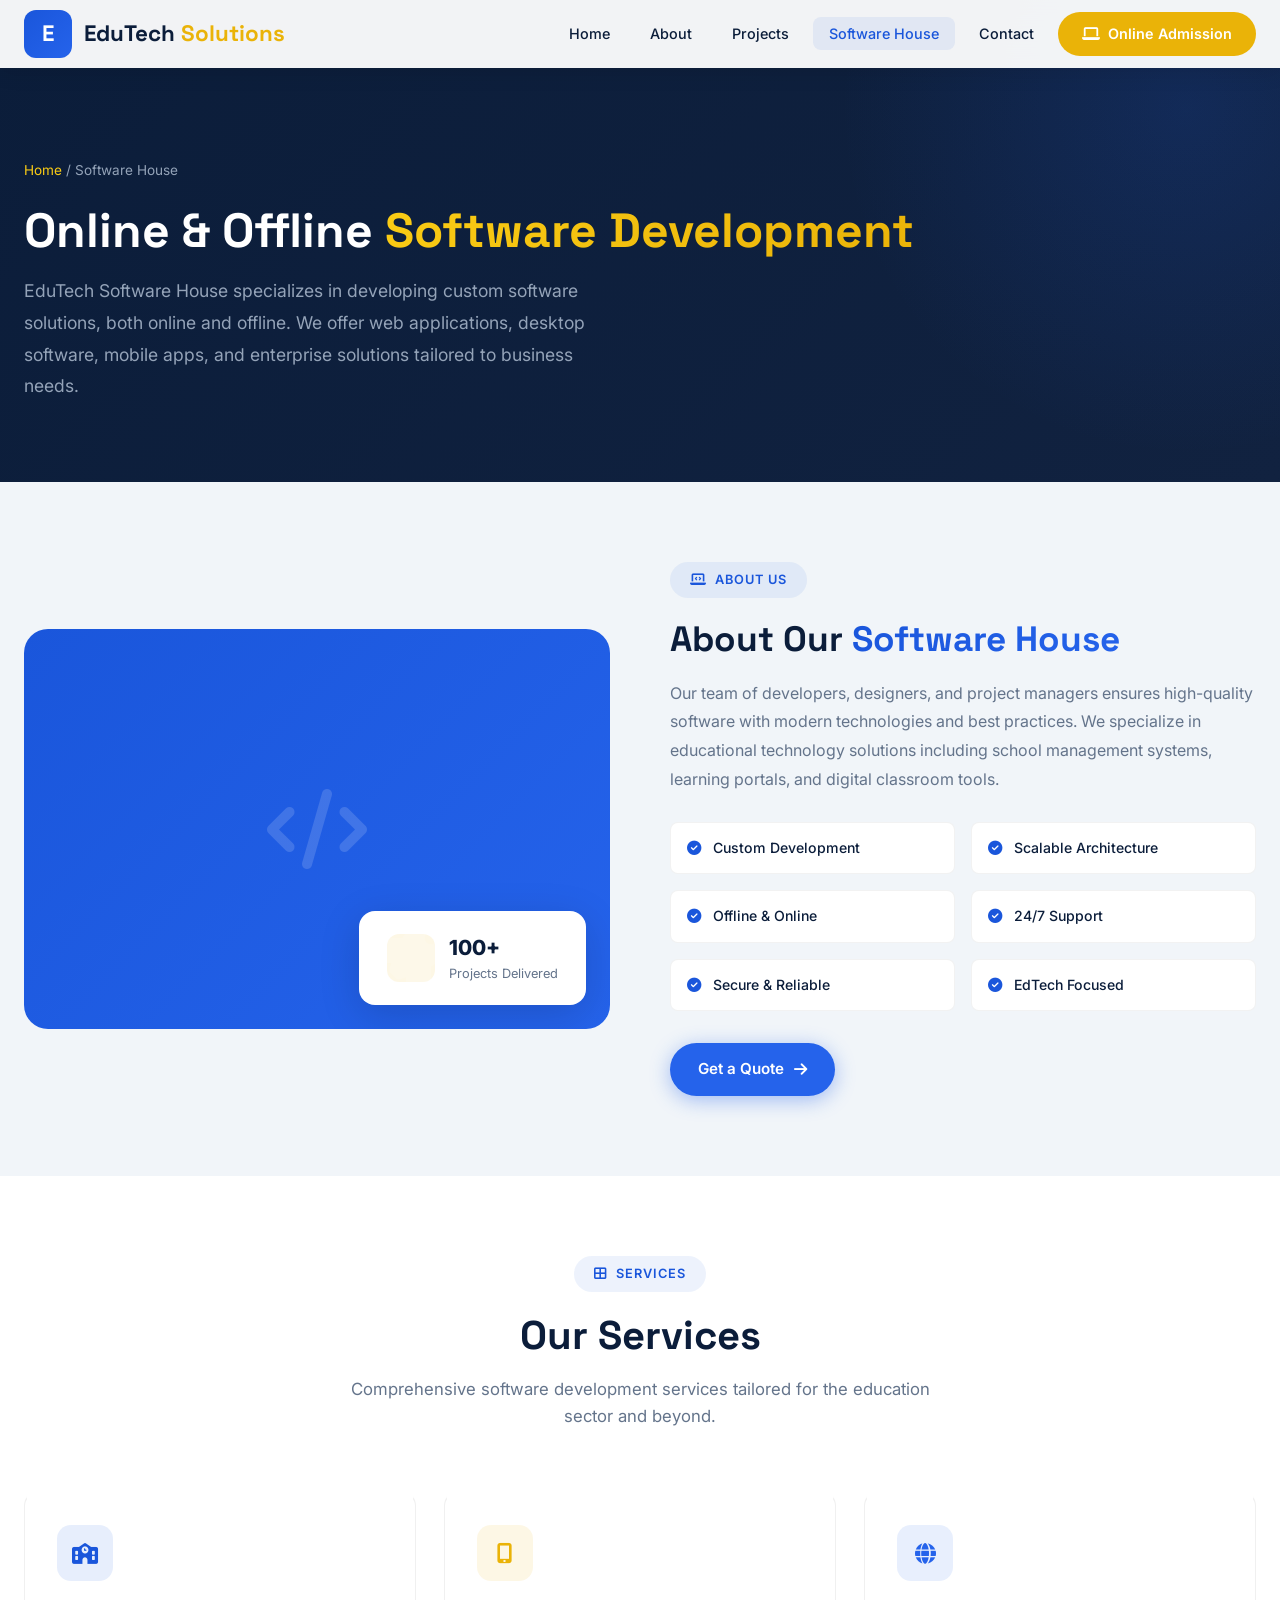
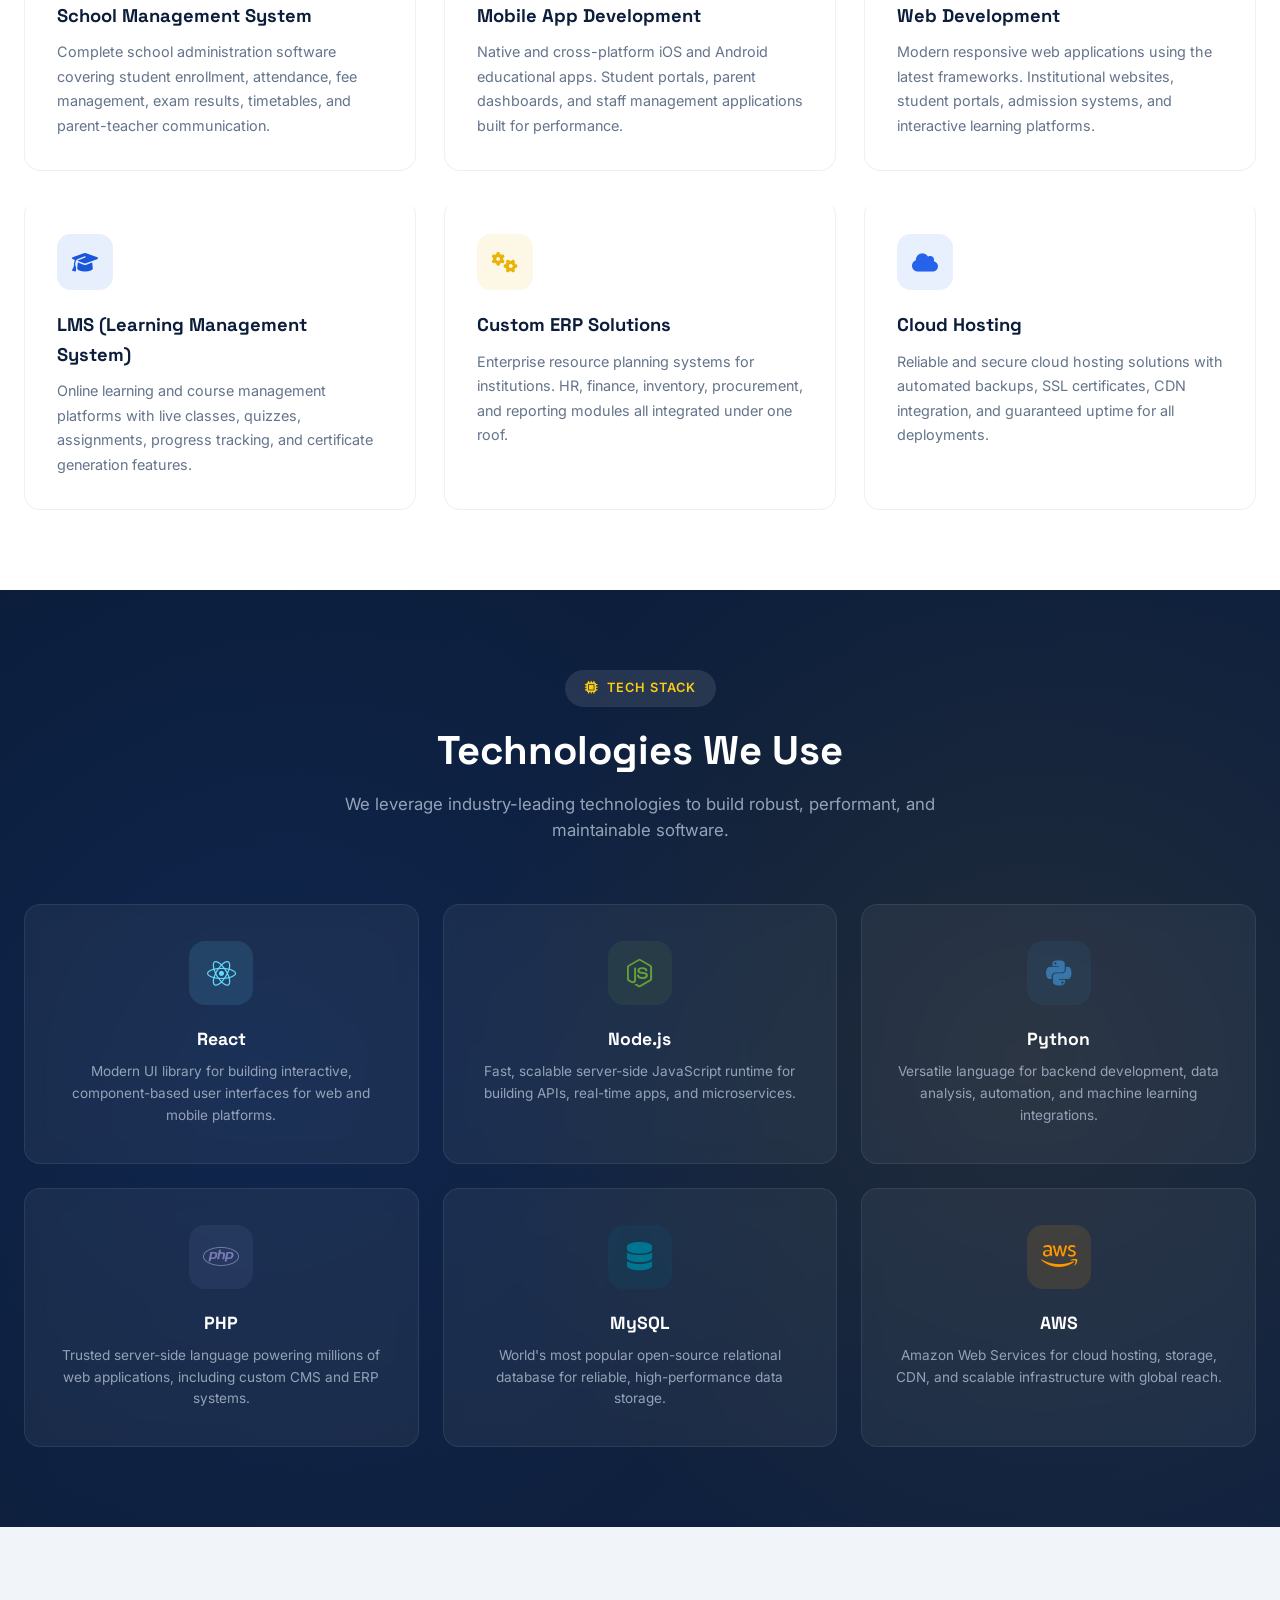
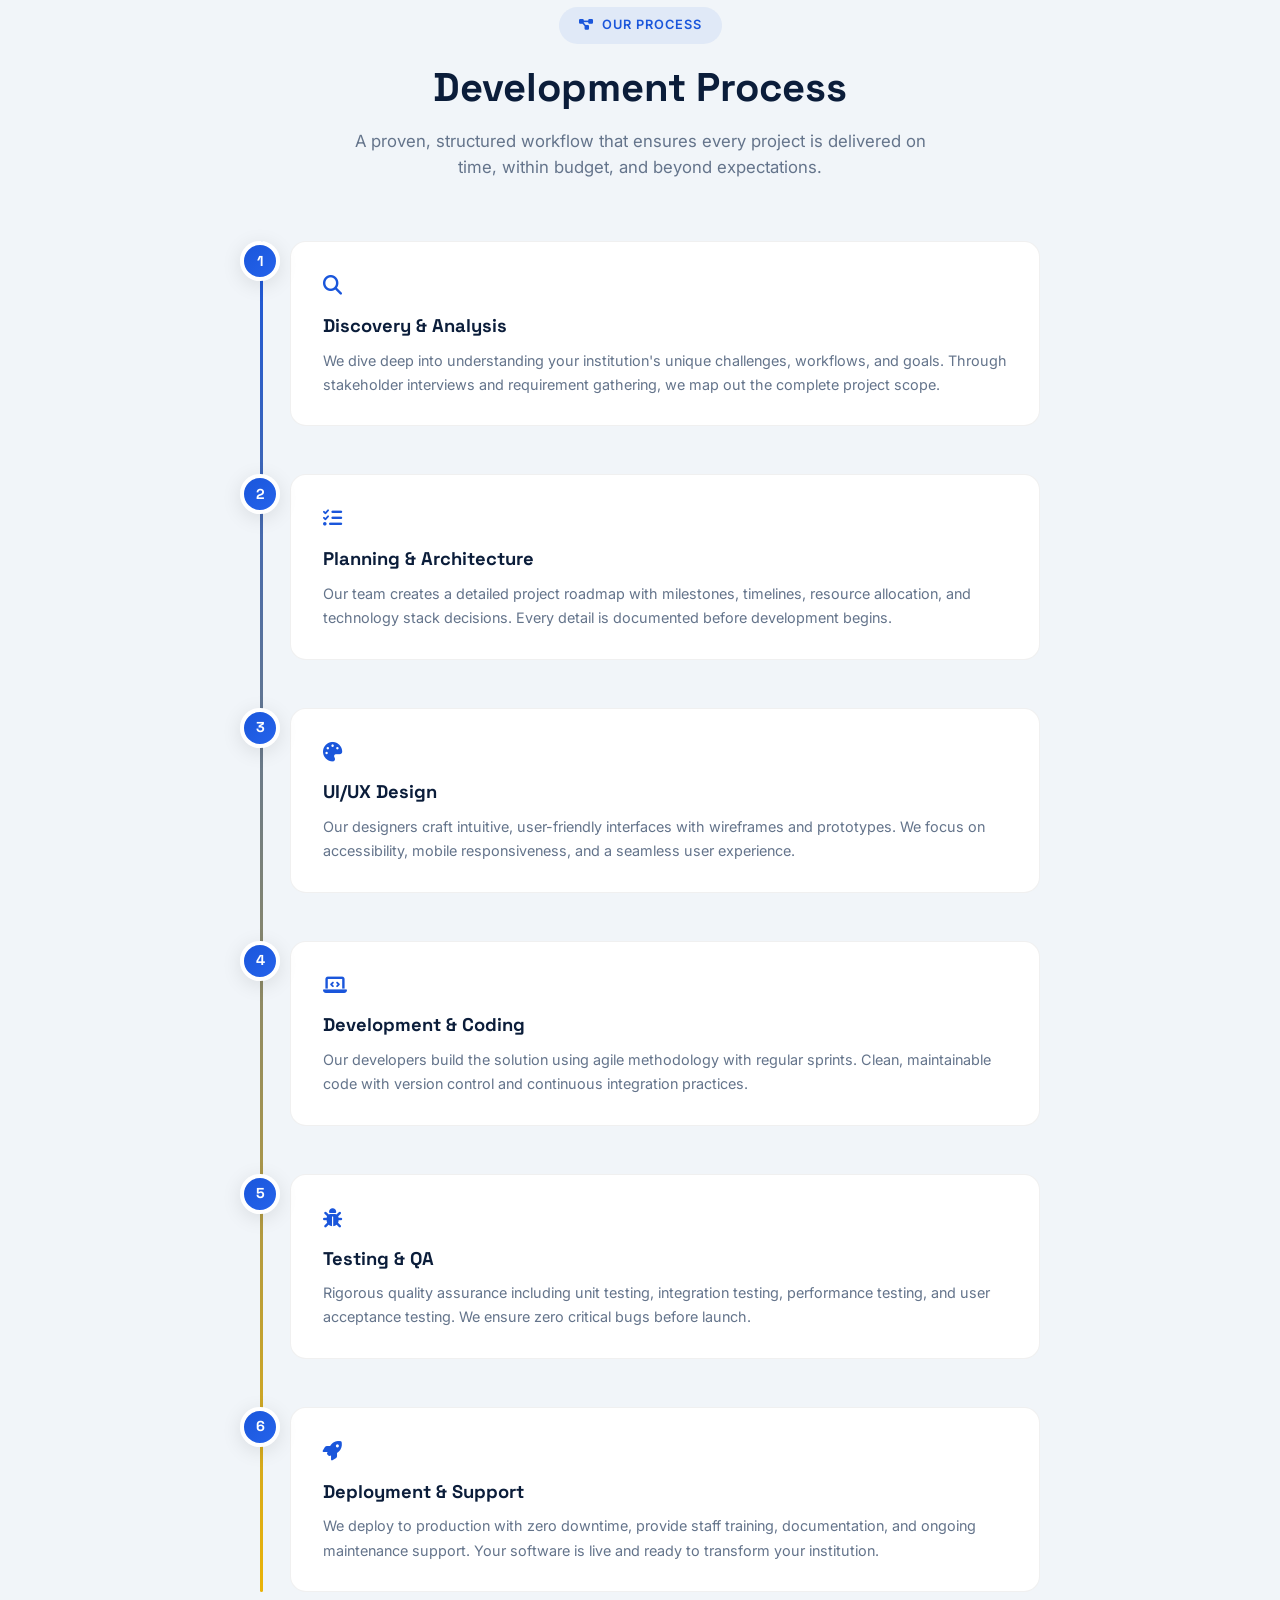
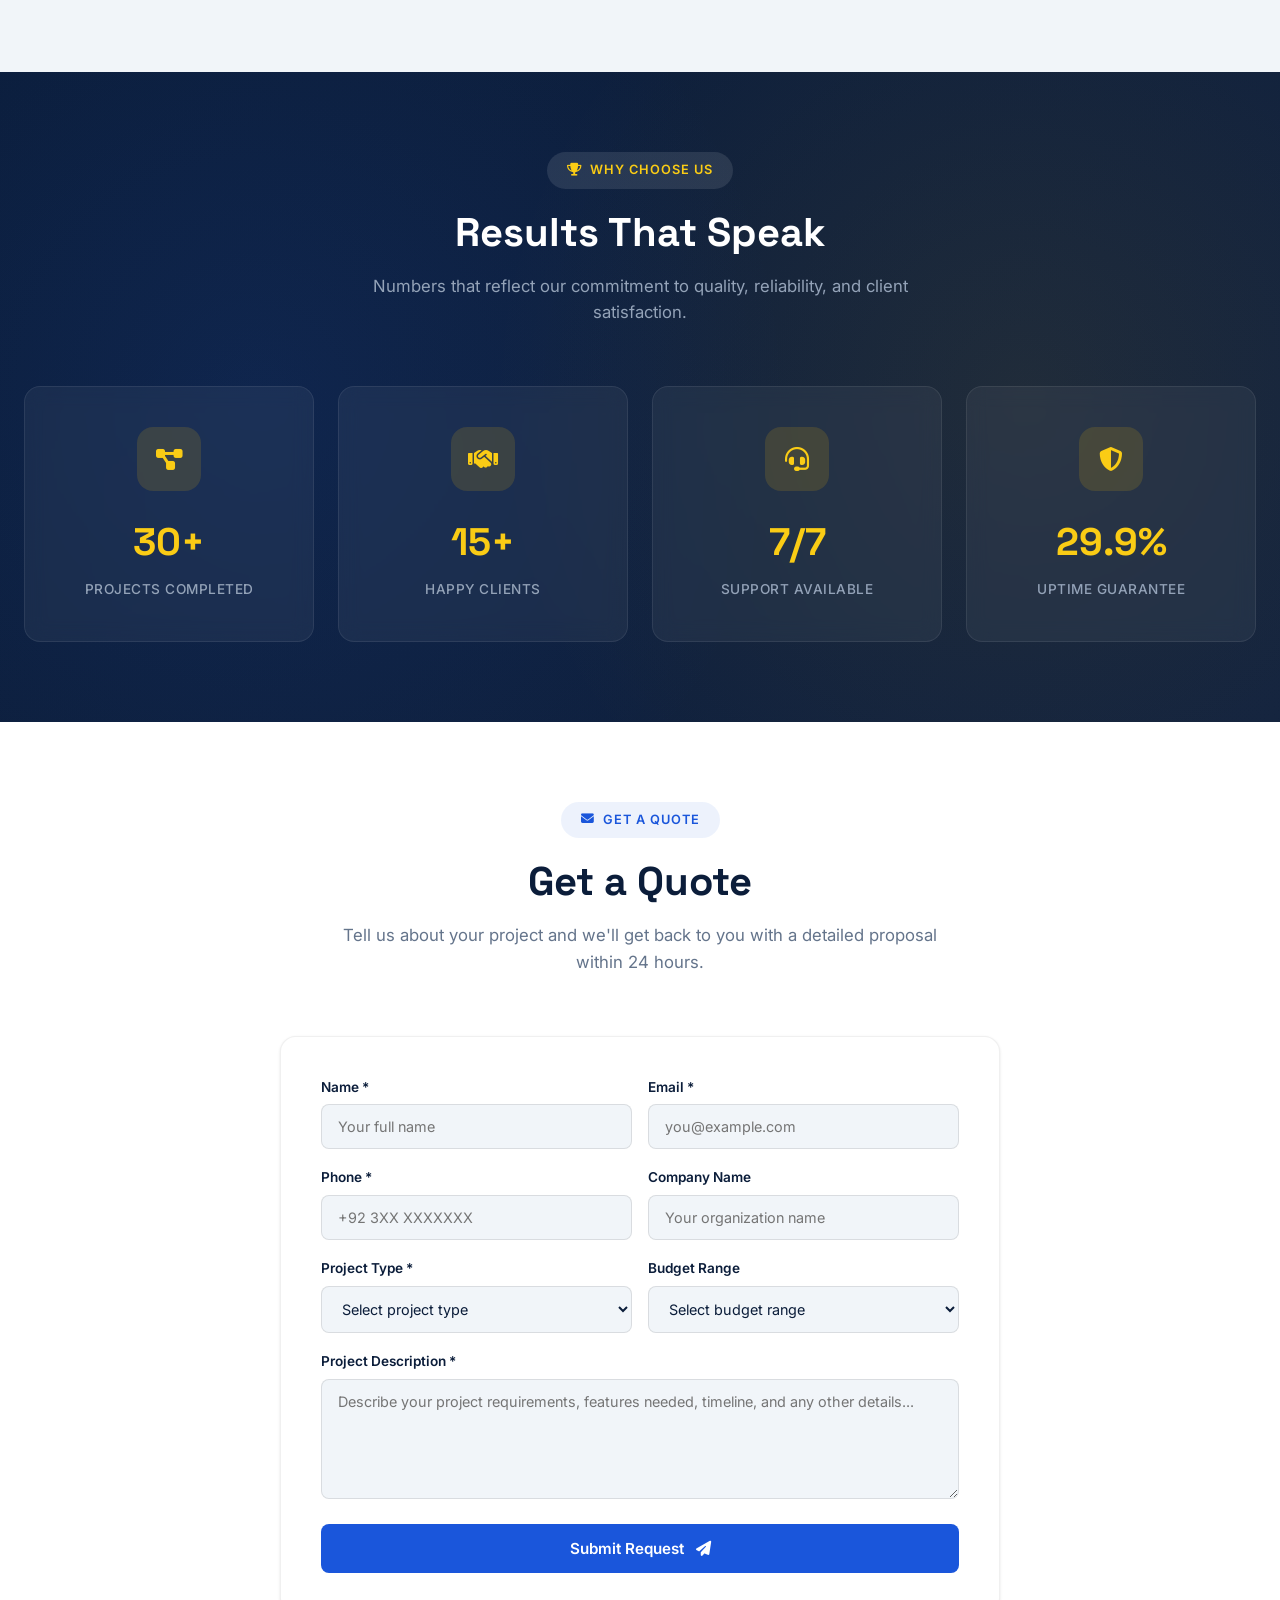
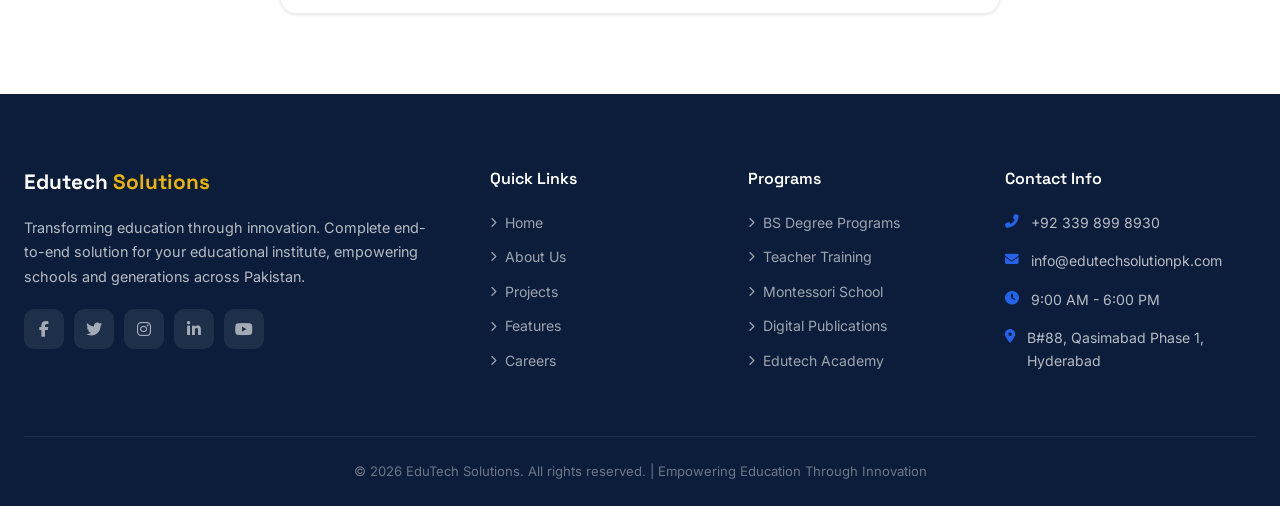
<file: swhouse.html>
<!DOCTYPE html>
<html lang="en">
<head>
    <meta charset="UTF-8">
    <meta name="viewport" content="width=device-width, initial-scale=1.0">
    <title>Software House - EduTech Solutions Pakistan</title>
    <link rel="preconnect" href="https://fonts.googleapis.com">
    <link href="https://fonts.googleapis.com/css2?family=Inter:wght@300;400;500;600;700;800;900&family=Space+Grotesk:wght@400;500;600;700&display=swap" rel="stylesheet">
    <link rel="stylesheet" href="https://cdnjs.cloudflare.com/ajax/libs/font-awesome/6.5.0/css/all.min.css">
    <link rel="stylesheet" href="styles.css">
    <style>
        .sw-services .card { border-top: 3px solid transparent; transition: all 0.4s ease; }
        .sw-services .card:hover { border-top-color: var(--primary); }

        .tech-grid { display: grid; grid-template-columns: repeat(3, 1fr); gap: 24px; }
        .tech-card {
            background: rgba(255,255,255,0.05); border: 1px solid rgba(255,255,255,0.08);
            border-radius: var(--radius); padding: 36px 28px; text-align: center;
            transition: all 0.4s ease; backdrop-filter: blur(10px);
        }
        .tech-card:hover { background: rgba(255,255,255,0.1); transform: translateY(-6px); border-color: rgba(255,255,255,0.15); }
        .tech-card .tech-icon {
            width: 64px; height: 64px; margin: 0 auto 20px; border-radius: 16px;
            display: flex; align-items: center; justify-content: center; font-size: 1.8rem;
        }
        .tech-card h3 {
            font-family: 'Space Grotesk', sans-serif; font-size: 1.1rem; font-weight: 700;
            color: var(--white); margin-bottom: 8px;
        }
        .tech-card p { color: var(--gray-light); font-size: 0.85rem; line-height: 1.6; }

        .process-timeline { max-width: 800px; margin: 0 auto; position: relative; padding-left: 50px; }
        .process-timeline::before {
            content: ''; position: absolute; left: 20px; top: 0; bottom: 0;
            width: 3px; background: linear-gradient(to bottom, var(--primary), var(--accent));
            border-radius: 2px;
        }
        .process-step { position: relative; margin-bottom: 48px; display: flex; align-items: flex-start; gap: 20px; }
        .process-step:last-child { margin-bottom: 0; }
        .process-step .step-number {
            position: absolute; left: -50px; top: 0; width: 40px; height: 40px;
            background: var(--gradient-1); border-radius: 50%; display: flex;
            align-items: center; justify-content: center; color: var(--white);
            font-family: 'Space Grotesk', sans-serif; font-weight: 700; font-size: 0.9rem;
            border: 4px solid var(--white); box-shadow: var(--shadow-md); z-index: 2;
            flex-shrink: 0;
        }
        .process-step .step-content {
            background: var(--white); border: 1px solid rgba(0,0,0,0.06);
            border-radius: var(--radius); padding: 28px 32px; flex: 1;
            transition: all 0.3s ease;
        }
        .process-step .step-content:hover { transform: translateX(6px); box-shadow: var(--shadow-md); }
        .process-step .step-content h4 {
            font-family: 'Space Grotesk', sans-serif; font-size: 1.15rem;
            font-weight: 700; color: var(--dark); margin-bottom: 8px;
        }
        .process-step .step-content p { color: var(--gray); font-size: 0.9rem; line-height: 1.7; }
        .process-step .step-content .step-icon { color: var(--primary); font-size: 1.2rem; margin-bottom: 10px; }

        .why-stats { display: grid; grid-template-columns: repeat(4, 1fr); gap: 24px; }
        .why-stat-card {
            background: rgba(255,255,255,0.05); border: 1px solid rgba(255,255,255,0.08);
            border-radius: var(--radius); padding: 40px 24px; text-align: center;
            transition: all 0.4s ease; backdrop-filter: blur(10px);
        }
        .why-stat-card:hover { background: rgba(255,255,255,0.1); transform: translateY(-8px); }
        .why-stat-card .stat-icon {
            width: 64px; height: 64px; margin: 0 auto 20px; border-radius: 16px;
            background: rgba(234,179,8,0.15); display: flex; align-items: center;
            justify-content: center; font-size: 1.5rem; color: var(--accent-light);
        }
        .why-stat-card h3 {
            font-family: 'Space Grotesk', sans-serif; font-size: 2.4rem;
            font-weight: 800; color: var(--accent-light); margin-bottom: 6px;
        }
        .why-stat-card p { color: var(--gray-light); font-size: 0.85rem; font-weight: 500; text-transform: uppercase; letter-spacing: 0.5px; }

        .quote-form-wrapper { max-width: 720px; margin: 0 auto; }

        .about-solutions { background: var(--light); }
        .about-solutions .about-grid { display: grid; grid-template-columns: 1fr 1fr; gap: 60px; align-items: center; }
        .about-solutions .sol-visual {
            background: var(--gradient-1); border-radius: 24px; height: 400px;
            display: flex; align-items: center; justify-content: center; position: relative; overflow: hidden;
        }
        .about-solutions .sol-visual i { font-size: 5rem; color: rgba(255,255,255,0.15); }
        .about-solutions .sol-visual .overlay-card {
            position: absolute; bottom: 24px; right: 24px; background: var(--white);
            border-radius: 16px; padding: 20px 28px; box-shadow: var(--shadow-lg);
            display: flex; align-items: center; gap: 14px;
        }
        .about-solutions .sol-visual .overlay-card .icon {
            width: 48px; height: 48px; background: rgba(234,179,8,0.1);
            border-radius: 12px; display: flex; align-items: center;
            justify-content: center; color: var(--accent); font-size: 1.2rem;
        }
        .about-solutions .sol-visual .overlay-card h4 { font-size: 1.3rem; font-weight: 800; color: var(--dark); }
        .about-solutions .sol-visual .overlay-card p { font-size: 0.8rem; color: var(--gray); }
        .about-solutions .sol-content h2 {
            font-family: 'Space Grotesk', sans-serif; font-size: 2.2rem;
            font-weight: 800; color: var(--dark); line-height: 1.2; margin-bottom: 18px;
        }
        .about-solutions .sol-content h2 .highlight {
            background: var(--gradient-1); -webkit-background-clip: text;
            -webkit-text-fill-color: transparent; background-clip: text;
        }
        .about-solutions .sol-content > p {
            color: var(--gray); font-size: 1rem; line-height: 1.8; margin-bottom: 28px;
        }
        .about-solutions .sol-features { display: grid; grid-template-columns: 1fr 1fr; gap: 16px; margin-bottom: 32px; }
        .about-solutions .sol-feature {
            display: flex; align-items: center; gap: 12px; padding: 14px 16px;
            background: var(--white); border-radius: var(--radius-sm); border: 1px solid rgba(0,0,0,0.05);
        }
        .about-solutions .sol-feature i { color: var(--primary); font-size: 0.9rem; }
        .about-solutions .sol-feature span { font-size: 0.88rem; font-weight: 500; color: var(--dark); }

        @media (max-width: 1024px) {
            .tech-grid { grid-template-columns: repeat(2, 1fr); }
            .why-stats { grid-template-columns: repeat(2, 1fr); }
            .about-solutions .about-grid { grid-template-columns: 1fr; }
        }
        @media (max-width: 768px) {
            .tech-grid { grid-template-columns: 1fr; }
            .why-stats { grid-template-columns: 1fr; }
            .about-solutions .sol-features { grid-template-columns: 1fr; }
            .process-timeline { padding-left: 40px; }
            .process-step .step-number { left: -40px; width: 32px; height: 32px; font-size: 0.8rem; }
        }
    </style>
</head>
<body>

    <!-- Navbar -->
    <nav class="navbar scrolled" id="navbar">
        <div class="container">
            <a href="index.html" class="logo">
                <div class="logo-icon">E</div>
                <span class="logo-text">EduTech <span class="yellow">Solutions</span></span>
            </a>
            <ul class="nav-links" id="navLinks">
                <li><a href="index.html">Home</a></li>
                <li><a href="index.html#about">About</a></li>
                <li><a href="index.html#projects">Projects</a></li>
                <li><a href="swhouse.html" style="color: var(--primary); background: rgba(26,86,219,0.08);">Software House</a></li>
                <li><a href="index.html#contact">Contact</a></li>
                <li><a href="#" class="nav-cta"><i class="fas fa-laptop"></i> Online Admission</a></li>
            </ul>
            <div class="hamburger" id="hamburger">
                <span></span>
                <span></span>
                <span></span>
            </div>
        </div>
    </nav>

    <!-- Page Hero -->
    <section class="page-hero">
        <div class="container">
            <div class="breadcrumb">
                <a href="index.html">Home</a> / Software House
            </div>
            <h1>Online & Offline <span class="highlight">Software Development</span></h1>
            <p>EduTech Software House specializes in developing custom software solutions, both online and offline. We offer web applications, desktop software, mobile apps, and enterprise solutions tailored to business needs.</p>
        </div>
    </section>

    <!-- About Our Software House -->
    <section class="about-solutions">
        <div class="container">
            <div class="about-grid">
                <div class="sol-visual reveal">
                    <i class="fas fa-code"></i>
                    <div class="overlay-card">
                        <div class="icon"><i class="fas fa-rocket"></i></div>
                        <div>
                            <h4>100+</h4>
                            <p>Projects Delivered</p>
                        </div>
                    </div>
                </div>
                <div class="sol-content reveal">
                    <div class="section-tag"><i class="fas fa-laptop-code"></i> About Us</div>
                    <h2>About Our <span class="highlight">Software House</span></h2>
                    <p>Our team of developers, designers, and project managers ensures high-quality software with modern technologies and best practices. We specialize in educational technology solutions including school management systems, learning portals, and digital classroom tools.</p>
                    <div class="sol-features">
                        <div class="sol-feature"><i class="fas fa-check-circle"></i> <span>Custom Development</span></div>
                        <div class="sol-feature"><i class="fas fa-check-circle"></i> <span>Scalable Architecture</span></div>
                        <div class="sol-feature"><i class="fas fa-check-circle"></i> <span>Offline & Online</span></div>
                        <div class="sol-feature"><i class="fas fa-check-circle"></i> <span>24/7 Support</span></div>
                        <div class="sol-feature"><i class="fas fa-check-circle"></i> <span>Secure & Reliable</span></div>
                        <div class="sol-feature"><i class="fas fa-check-circle"></i> <span>EdTech Focused</span></div>
                    </div>
                    <a href="#quote" class="btn btn-primary">Get a Quote <i class="fas fa-arrow-right"></i></a>
                </div>
            </div>
        </div>
    </section>

    <!-- Our Services -->
    <section class="sw-services">
        <div class="container">
            <div class="section-header reveal">
                <div class="section-tag"><i class="fas fa-th-large"></i> Services</div>
                <h2>Our Services</h2>
                <p>Comprehensive software development services tailored for the education sector and beyond.</p>
            </div>
            <div class="card-grid card-grid-3">
                <div class="card reveal">
                    <div class="card-icon ci-blue"><i class="fas fa-school"></i></div>
                    <h3>School Management System</h3>
                    <p>Complete school administration software covering student enrollment, attendance, fee management, exam results, timetables, and parent-teacher communication.</p>
                </div>
                <div class="card reveal">
                    <div class="card-icon ci-yellow"><i class="fas fa-mobile-alt"></i></div>
                    <h3>Mobile App Development</h3>
                    <p>Native and cross-platform iOS and Android educational apps. Student portals, parent dashboards, and staff management applications built for performance.</p>
                </div>
                <div class="card reveal">
                    <div class="card-icon ci-blue-light"><i class="fas fa-globe"></i></div>
                    <h3>Web Development</h3>
                    <p>Modern responsive web applications using the latest frameworks. Institutional websites, student portals, admission systems, and interactive learning platforms.</p>
                </div>
                <div class="card reveal">
                    <div class="card-icon ci-blue"><i class="fas fa-graduation-cap"></i></div>
                    <h3>LMS (Learning Management System)</h3>
                    <p>Online learning and course management platforms with live classes, quizzes, assignments, progress tracking, and certificate generation features.</p>
                </div>
                <div class="card reveal">
                    <div class="card-icon ci-yellow"><i class="fas fa-cogs"></i></div>
                    <h3>Custom ERP Solutions</h3>
                    <p>Enterprise resource planning systems for institutions. HR, finance, inventory, procurement, and reporting modules all integrated under one roof.</p>
                </div>
                <div class="card reveal">
                    <div class="card-icon ci-blue-light"><i class="fas fa-cloud"></i></div>
                    <h3>Cloud Hosting</h3>
                    <p>Reliable and secure cloud hosting solutions with automated backups, SSL certificates, CDN integration, and guaranteed uptime for all deployments.</p>
                </div>
            </div>
        </div>
    </section>

    <!-- Technologies We Use -->
    <section class="dark-section">
        <div class="container">
            <div class="section-header reveal">
                <div class="section-tag"><i class="fas fa-microchip"></i> Tech Stack</div>
                <h2>Technologies We Use</h2>
                <p>We leverage industry-leading technologies to build robust, performant, and maintainable software.</p>
            </div>
            <div class="tech-grid">
                <div class="tech-card reveal">
                    <div class="tech-icon" style="background: rgba(97,218,251,0.12); color: #61dafb;"><i class="fab fa-react"></i></div>
                    <h3>React</h3>
                    <p>Modern UI library for building interactive, component-based user interfaces for web and mobile platforms.</p>
                </div>
                <div class="tech-card reveal">
                    <div class="tech-icon" style="background: rgba(104,159,56,0.12); color: #68a038;"><i class="fab fa-node-js"></i></div>
                    <h3>Node.js</h3>
                    <p>Fast, scalable server-side JavaScript runtime for building APIs, real-time apps, and microservices.</p>
                </div>
                <div class="tech-card reveal">
                    <div class="tech-icon" style="background: rgba(55,118,171,0.12); color: #3776ab;"><i class="fab fa-python"></i></div>
                    <h3>Python</h3>
                    <p>Versatile language for backend development, data analysis, automation, and machine learning integrations.</p>
                </div>
                <div class="tech-card reveal">
                    <div class="tech-icon" style="background: rgba(119,123,180,0.12); color: #777bb4;"><i class="fab fa-php"></i></div>
                    <h3>PHP</h3>
                    <p>Trusted server-side language powering millions of web applications, including custom CMS and ERP systems.</p>
                </div>
                <div class="tech-card reveal">
                    <div class="tech-icon" style="background: rgba(0,117,143,0.12); color: #00758f;"><i class="fas fa-database"></i></div>
                    <h3>MySQL</h3>
                    <p>World's most popular open-source relational database for reliable, high-performance data storage.</p>
                </div>
                <div class="tech-card reveal">
                    <div class="tech-icon" style="background: rgba(255,153,0,0.12); color: #ff9900;"><i class="fab fa-aws"></i></div>
                    <h3>AWS</h3>
                    <p>Amazon Web Services for cloud hosting, storage, CDN, and scalable infrastructure with global reach.</p>
                </div>
            </div>
        </div>
    </section>

    <!-- Development Process -->
    <section class="about-solutions" style="background: var(--light);">
        <div class="container">
            <div class="section-header reveal">
                <div class="section-tag"><i class="fas fa-project-diagram"></i> Our Process</div>
                <h2>Development Process</h2>
                <p>A proven, structured workflow that ensures every project is delivered on time, within budget, and beyond expectations.</p>
            </div>
            <div class="process-timeline">
                <div class="process-step reveal">
                    <div class="step-number">1</div>
                    <div class="step-content">
                        <div class="step-icon"><i class="fas fa-search"></i></div>
                        <h4>Discovery & Analysis</h4>
                        <p>We dive deep into understanding your institution's unique challenges, workflows, and goals. Through stakeholder interviews and requirement gathering, we map out the complete project scope.</p>
                    </div>
                </div>
                <div class="process-step reveal">
                    <div class="step-number">2</div>
                    <div class="step-content">
                        <div class="step-icon"><i class="fas fa-tasks"></i></div>
                        <h4>Planning & Architecture</h4>
                        <p>Our team creates a detailed project roadmap with milestones, timelines, resource allocation, and technology stack decisions. Every detail is documented before development begins.</p>
                    </div>
                </div>
                <div class="process-step reveal">
                    <div class="step-number">3</div>
                    <div class="step-content">
                        <div class="step-icon"><i class="fas fa-palette"></i></div>
                        <h4>UI/UX Design</h4>
                        <p>Our designers craft intuitive, user-friendly interfaces with wireframes and prototypes. We focus on accessibility, mobile responsiveness, and a seamless user experience.</p>
                    </div>
                </div>
                <div class="process-step reveal">
                    <div class="step-number">4</div>
                    <div class="step-content">
                        <div class="step-icon"><i class="fas fa-laptop-code"></i></div>
                        <h4>Development & Coding</h4>
                        <p>Our developers build the solution using agile methodology with regular sprints. Clean, maintainable code with version control and continuous integration practices.</p>
                    </div>
                </div>
                <div class="process-step reveal">
                    <div class="step-number">5</div>
                    <div class="step-content">
                        <div class="step-icon"><i class="fas fa-bug"></i></div>
                        <h4>Testing & QA</h4>
                        <p>Rigorous quality assurance including unit testing, integration testing, performance testing, and user acceptance testing. We ensure zero critical bugs before launch.</p>
                    </div>
                </div>
                <div class="process-step reveal">
                    <div class="step-number">6</div>
                    <div class="step-content">
                        <div class="step-icon"><i class="fas fa-rocket"></i></div>
                        <h4>Deployment & Support</h4>
                        <p>We deploy to production with zero downtime, provide staff training, documentation, and ongoing maintenance support. Your software is live and ready to transform your institution.</p>
                    </div>
                </div>
            </div>
        </div>
    </section>

    <!-- Stats -->
    <section class="dark-section">
        <div class="container">
            <div class="section-header reveal">
                <div class="section-tag"><i class="fas fa-trophy"></i> Why Choose Us</div>
                <h2>Results That Speak</h2>
                <p>Numbers that reflect our commitment to quality, reliability, and client satisfaction.</p>
            </div>
            <div class="why-stats">
                <div class="why-stat-card reveal">
                    <div class="stat-icon"><i class="fas fa-project-diagram"></i></div>
                    <h3>100+</h3>
                    <p>Projects Completed</p>
                </div>
                <div class="why-stat-card reveal">
                    <div class="stat-icon"><i class="fas fa-handshake"></i></div>
                    <h3>50+</h3>
                    <p>Happy Clients</p>
                </div>
                <div class="why-stat-card reveal">
                    <div class="stat-icon"><i class="fas fa-headset"></i></div>
                    <h3>24/7</h3>
                    <p>Support Available</p>
                </div>
                <div class="why-stat-card reveal">
                    <div class="stat-icon"><i class="fas fa-shield-alt"></i></div>
                    <h3>99.9%</h3>
                    <p>Uptime Guarantee</p>
                </div>
            </div>
        </div>
    </section>

    <!-- Get a Quote -->
    <section id="quote">
        <div class="container">
            <div class="section-header reveal">
                <div class="section-tag"><i class="fas fa-envelope"></i> Get a Quote</div>
                <h2>Get a Quote</h2>
                <p>Tell us about your project and we'll get back to you with a detailed proposal within 24 hours.</p>
            </div>
            <div class="quote-form-wrapper reveal">
                <div class="contact-form-card">
                    <form>
                        <div class="form-row">
                            <div class="form-group">
                                <label>Name *</label>
                                <input type="text" placeholder="Your full name" required>
                            </div>
                            <div class="form-group">
                                <label>Email *</label>
                                <input type="email" placeholder="you@example.com" required>
                            </div>
                        </div>
                        <div class="form-row">
                            <div class="form-group">
                                <label>Phone *</label>
                                <input type="tel" placeholder="+92 3XX XXXXXXX" required>
                            </div>
                            <div class="form-group">
                                <label>Company Name</label>
                                <input type="text" placeholder="Your organization name">
                            </div>
                        </div>
                        <div class="form-row">
                            <div class="form-group">
                                <label>Project Type *</label>
                                <select required>
                                    <option value="" disabled selected>Select project type</option>
                                    <option>Web App</option>
                                    <option>Mobile App</option>
                                    <option>Desktop Software</option>
                                    <option>LMS</option>
                                    <option>ERP</option>
                                    <option>Other</option>
                                </select>
                            </div>
                            <div class="form-group">
                                <label>Budget Range</label>
                                <select>
                                    <option value="" disabled selected>Select budget range</option>
                                    <option>Under 100K</option>
                                    <option>100K - 500K</option>
                                    <option>500K - 1M</option>
                                    <option>1M+</option>
                                </select>
                            </div>
                        </div>
                        <div class="form-group">
                            <label>Project Description *</label>
                            <textarea placeholder="Describe your project requirements, features needed, timeline, and any other details..." required></textarea>
                        </div>
                        <button type="submit" class="btn-submit">
                            Submit Request <i class="fas fa-paper-plane" style="margin-left: 8px;"></i>
                        </button>
                    </form>
                </div>
            </div>
        </div>
    </section>

    <!-- Footer -->
    <footer class="footer">
        <div class="container">
            <div class="footer-grid">
                <div class="footer-brand">
                    <span class="logo-text">Edutech <span class="yellow">Solutions</span></span>
                    <p>Transforming education through innovation. Complete end-to-end solution for your educational institute, empowering schools and generations across Pakistan.</p>
                    <div class="social-links">
                        <a href="#"><i class="fab fa-facebook-f"></i></a>
                        <a href="#"><i class="fab fa-twitter"></i></a>
                        <a href="#"><i class="fab fa-instagram"></i></a>
                        <a href="#"><i class="fab fa-linkedin-in"></i></a>
                        <a href="#"><i class="fab fa-youtube"></i></a>
                    </div>
                </div>
                <div>
                    <h4>Quick Links</h4>
                    <ul class="footer-links">
                        <li><a href="index.html"><i class="fas fa-chevron-right" style="font-size:0.65rem;"></i> Home</a></li>
                        <li><a href="index.html#about"><i class="fas fa-chevron-right" style="font-size:0.65rem;"></i> About Us</a></li>
                        <li><a href="index.html#projects"><i class="fas fa-chevron-right" style="font-size:0.65rem;"></i> Projects</a></li>
                        <li><a href="index.html#features"><i class="fas fa-chevron-right" style="font-size:0.65rem;"></i> Features</a></li>
                        <li><a href="career.html"><i class="fas fa-chevron-right" style="font-size:0.65rem;"></i> Careers</a></li>
                    </ul>
                </div>
                <div>
                    <h4>Programs</h4>
                    <ul class="footer-links">
                        <li><a href="apply.html"><i class="fas fa-chevron-right" style="font-size:0.65rem;"></i> BS Degree Programs</a></li>
                        <li><a href="edu-tr.html"><i class="fas fa-chevron-right" style="font-size:0.65rem;"></i> Teacher Training</a></li>
                        <li><a href="edu-mn.html"><i class="fas fa-chevron-right" style="font-size:0.65rem;"></i> Montessori School</a></li>
                        <li><a href="edu-pub.html"><i class="fas fa-chevron-right" style="font-size:0.65rem;"></i> Digital Publications</a></li>
                        <li><a href="edu-aca.html"><i class="fas fa-chevron-right" style="font-size:0.65rem;"></i> Edutech Academy</a></li>
                    </ul>
                </div>
                <div>
                    <h4>Contact Info</h4>
                    <div class="footer-contact-item">
                        <i class="fas fa-phone-alt"></i>
                        <p>+92 339 899 8930</p>
                    </div>
                    <div class="footer-contact-item">
                        <i class="fas fa-envelope"></i>
                        <p>info@edutechsolutionpk.com</p>
                    </div>
                    <div class="footer-contact-item">
                        <i class="fas fa-clock"></i>
                        <p>9:00 AM - 6:00 PM</p>
                    </div>
                    <div class="footer-contact-item">
                        <i class="fas fa-map-marker-alt"></i>
                        <p>B#88, Qasimabad Phase 1, Hyderabad</p>
                    </div>
                </div>
            </div>
            <div class="footer-bottom">
                &copy; 2026 EduTech Solutions. All rights reserved. | Empowering Education Through Innovation
            </div>
        </div>
    </footer>

    <script>
        const navbar = document.getElementById('navbar');
        window.addEventListener('scroll', () => {
            if (window.scrollY > 50) {
                navbar.classList.add('scrolled');
            } else {
                navbar.classList.remove('scrolled');
            }
        });

        const hamburger = document.getElementById('hamburger');
        const navLinks = document.getElementById('navLinks');
        hamburger.addEventListener('click', () => {
            hamburger.classList.toggle('active');
            navLinks.classList.toggle('active');
        });

        navLinks.querySelectorAll('a').forEach(link => {
            link.addEventListener('click', () => {
                hamburger.classList.remove('active');
                navLinks.classList.remove('active');
            });
        });

        const reveals = document.querySelectorAll('.reveal');
        const revealObserver = new IntersectionObserver((entries) => {
            entries.forEach(entry => {
                if (entry.isIntersecting) {
                    entry.target.classList.add('active');
                }
            });
        }, { threshold: 0.1, rootMargin: '0px 0px -50px 0px' });

        reveals.forEach(el => revealObserver.observe(el));

        function animateCounters() {
            document.querySelectorAll('.why-stat-card h3').forEach(counter => {
                const text = counter.textContent;
                const match = text.match(/(\d+)/);
                if (!match) return;
                const target = parseInt(match[0]);
                const suffix = text.replace(match[0], '');
                let current = 0;
                const increment = target / 60;
                const timer = setInterval(() => {
                    current += increment;
                    if (current >= target) {
                        counter.textContent = text;
                        clearInterval(timer);
                    } else {
                        counter.textContent = Math.floor(current) + suffix;
                    }
                }, 30);
            });
        }

        const statsObserver = new IntersectionObserver((entries) => {
            entries.forEach(entry => {
                if (entry.isIntersecting) {
                    animateCounters();
                    statsObserver.disconnect();
                }
            });
        }, { threshold: 0.5 });

        const whyStats = document.querySelector('.why-stats');
        if (whyStats) statsObserver.observe(whyStats);
    </script>
</body>
</html>
</file>
<file: styles.css>
:root {
    --primary: #1a56db;
    --primary-light: #2563eb;
    --primary-dark: #1040a0;
    --accent: #eab308;
    --accent-light: #facc15;
    --dark: #0b1d3a;
    --dark-2: #112240;
    --gray: #64748b;
    --gray-light: #94a3b8;
    --light: #f1f5f9;
    --white: #ffffff;
    --gradient-1: linear-gradient(135deg, #1a56db 0%, #2563eb 100%);
    --gradient-2: linear-gradient(135deg, #0b1d3a 0%, #112240 100%);
    --gradient-3: linear-gradient(135deg, #eab308 0%, #facc15 100%);
    --shadow-sm: 0 1px 3px rgba(0,0,0,0.1);
    --shadow-md: 0 4px 20px rgba(0,0,0,0.1);
    --shadow-lg: 0 10px 40px rgba(0,0,0,0.15);
    --shadow-xl: 0 20px 60px rgba(0,0,0,0.2);
    --radius: 16px;
    --radius-sm: 8px;
}

* { margin: 0; padding: 0; box-sizing: border-box; }
html { scroll-behavior: smooth; }
body {
    font-family: 'Inter', sans-serif;
    color: var(--dark);
    background: var(--white);
    overflow-x: hidden;
    line-height: 1.6;
}

/* NAVBAR */
.navbar {
    position: fixed; top: 0; width: 100%; z-index: 1000;
    padding: 16px 0; transition: all 0.4s cubic-bezier(0.4, 0, 0.2, 1);
    background: rgba(255,255,255,0.95);
    backdrop-filter: blur(20px);
    box-shadow: var(--shadow-md);
    padding: 10px 0;
}
.navbar .container { display: flex; align-items: center; justify-content: space-between; }
.logo { display: flex; align-items: center; gap: 12px; text-decoration: none; }
.logo-icon {
    width: 48px; height: 48px; background: var(--gradient-1); border-radius: 12px;
    display: flex; align-items: center; justify-content: center;
    color: var(--white); font-size: 1.4rem; font-weight: 800;
    font-family: 'Space Grotesk', sans-serif; transition: transform 0.3s ease;
}
.logo:hover .logo-icon { transform: scale(1.05) rotate(-3deg); }
.logo-text {
    font-family: 'Space Grotesk', sans-serif; font-size: 1.4rem;
    font-weight: 700; color: var(--dark);
}
.logo-text .yellow { color: #eab308; }
.nav-links { display: flex; align-items: center; gap: 8px; list-style: none; }
.nav-links a {
    text-decoration: none; color: var(--dark); font-weight: 500;
    font-size: 0.9rem; padding: 8px 16px; border-radius: var(--radius-sm);
    transition: all 0.3s ease;
}
.nav-links a:hover { background: rgba(26,86,219,0.1); color: var(--primary); }
.nav-cta {
    background: var(--accent) !important; color: var(--white) !important;
    padding: 10px 24px !important; border-radius: 50px !important;
    font-weight: 600 !important; display: inline-flex !important;
    align-items: center !important; gap: 8px !important;
}
.nav-cta:hover { background: #ca8a04 !important; transform: translateY(-2px); box-shadow: 0 4px 15px rgba(234,179,8,0.4); }
.hamburger { display: none; flex-direction: column; gap: 5px; cursor: pointer; padding: 8px; z-index: 1001; }
.hamburger span { width: 26px; height: 2.5px; background: var(--dark); border-radius: 2px; transition: all 0.3s ease; }
.hamburger.active span:nth-child(1) { transform: rotate(45deg) translate(5px, 5px); }
.hamburger.active span:nth-child(2) { opacity: 0; }
.hamburger.active span:nth-child(3) { transform: rotate(-45deg) translate(5px, -5px); }

.container { max-width: 1280px; margin: 0 auto; padding: 0 24px; }

/* PAGE HERO */
.page-hero {
    background: var(--gradient-2); padding: 160px 0 80px; position: relative; overflow: hidden;
}
.page-hero::before {
    content: ''; position: absolute; top: -50%; right: -20%; width: 700px; height: 700px;
    background: radial-gradient(circle, rgba(37,99,235,0.15) 0%, transparent 70%); border-radius: 50%;
}
.page-hero .container { position: relative; z-index: 2; }
.page-hero .breadcrumb { color: var(--gray-light); font-size: 0.85rem; margin-bottom: 20px; }
.page-hero .breadcrumb a { color: var(--accent-light); text-decoration: none; }
.page-hero .breadcrumb a:hover { text-decoration: underline; }
.page-hero h1 {
    font-family: 'Space Grotesk', sans-serif; font-size: 3rem; font-weight: 800;
    color: var(--white); line-height: 1.2; margin-bottom: 16px;
}
.page-hero h1 .highlight {
    background: linear-gradient(135deg, var(--accent-light), var(--accent));
    -webkit-background-clip: text; -webkit-text-fill-color: transparent; background-clip: text;
}
.page-hero p { color: var(--gray-light); font-size: 1.1rem; max-width: 600px; line-height: 1.8; }

/* SECTIONS */
section { padding: 80px 0; }
.section-header { text-align: center; margin-bottom: 60px; }
.section-tag {
    display: inline-flex; align-items: center; gap: 8px;
    background: rgba(26,86,219,0.08); color: var(--primary);
    padding: 8px 20px; border-radius: 50px; font-size: 0.8rem;
    font-weight: 600; text-transform: uppercase; letter-spacing: 1px; margin-bottom: 20px;
}
.section-header h2 {
    font-family: 'Space Grotesk', sans-serif; font-size: 2.5rem;
    font-weight: 800; color: var(--dark); line-height: 1.2; margin-bottom: 16px;
}
.section-header p { color: var(--gray); font-size: 1.05rem; max-width: 600px; margin: 0 auto; }

/* BUTTONS */
.btn {
    display: inline-flex; align-items: center; gap: 10px; padding: 14px 28px;
    border-radius: 50px; font-size: 0.95rem; font-weight: 600; text-decoration: none;
    transition: all 0.3s cubic-bezier(0.4, 0, 0.2, 1); cursor: pointer;
    border: none; font-family: 'Inter', sans-serif;
}
.btn-primary { background: var(--primary-light); color: var(--white); box-shadow: 0 4px 20px rgba(37,99,235,0.4); }
.btn-primary:hover { background: var(--primary); transform: translateY(-3px); box-shadow: 0 8px 30px rgba(37,99,235,0.5); }
.btn-accent { background: var(--accent); color: var(--white); box-shadow: 0 4px 20px rgba(234,179,8,0.3); }
.btn-accent:hover { background: #ca8a04; transform: translateY(-3px); box-shadow: 0 8px 30px rgba(234,179,8,0.4); }
.btn-outline { background: transparent; color: var(--primary); border: 2px solid var(--primary); }
.btn-outline:hover { background: var(--primary); color: var(--white); transform: translateY(-3px); }
.btn-white { background: var(--white); color: var(--primary); box-shadow: 0 4px 20px rgba(0,0,0,0.15); }
.btn-white:hover { transform: translateY(-3px); box-shadow: 0 8px 30px rgba(0,0,0,0.2); }

/* CARDS */
.card-grid { display: grid; gap: 28px; }
.card-grid-2 { grid-template-columns: repeat(2, 1fr); }
.card-grid-3 { grid-template-columns: repeat(3, 1fr); }
.card-grid-4 { grid-template-columns: repeat(4, 1fr); }

.card {
    background: var(--white); border: 1px solid rgba(0,0,0,0.06);
    border-radius: var(--radius); padding: 32px; transition: all 0.4s cubic-bezier(0.4, 0, 0.2, 1);
}
.card:hover { transform: translateY(-6px); box-shadow: var(--shadow-lg); border-color: transparent; }
.card-icon {
    width: 56px; height: 56px; border-radius: 14px; display: flex;
    align-items: center; justify-content: center; font-size: 1.3rem; margin-bottom: 20px;
}
.ci-blue { background: rgba(26,86,219,0.1); color: var(--primary); }
.ci-yellow { background: rgba(234,179,8,0.1); color: var(--accent); }
.ci-blue-light { background: rgba(37,99,235,0.1); color: var(--primary-light); }

.card h3 {
    font-family: 'Space Grotesk', sans-serif; font-size: 1.15rem;
    font-weight: 700; color: var(--dark); margin-bottom: 10px;
}
.card p { color: var(--gray); font-size: 0.9rem; line-height: 1.7; }

/* DARK SECTION */
.dark-section { background: var(--gradient-2); color: var(--white); position: relative; overflow: hidden; }
.dark-section::before {
    content: ''; position: absolute; inset: 0;
    background-image: radial-gradient(circle at 20% 50%, rgba(37,99,235,0.1) 0%, transparent 50%),
    radial-gradient(circle at 80% 50%, rgba(234,179,8,0.08) 0%, transparent 50%);
}
.dark-section .container { position: relative; z-index: 2; }
.dark-section .section-tag { background: rgba(255,255,255,0.1); color: var(--accent-light); }
.dark-section .section-header h2 { color: var(--white); }
.dark-section .section-header p { color: var(--gray-light); }

/* LIST */
.feature-list { list-style: none; display: flex; flex-direction: column; gap: 16px; }
.feature-list li { display: flex; align-items: flex-start; gap: 14px; font-size: 0.95rem; color: var(--dark); line-height: 1.7; }
.feature-list li i { color: var(--primary); font-size: 1rem; margin-top: 4px; flex-shrink: 0; }

.dark-section .feature-list li { color: rgba(255,255,255,0.85); }
.dark-section .feature-list li i { color: var(--accent-light); }

/* PRICING */
.pricing-card {
    background: var(--white); border: 1px solid rgba(0,0,0,0.06); border-radius: 20px;
    padding: 40px; text-align: center; transition: all 0.4s ease; position: relative;
}
.pricing-card.featured { border: 2px solid var(--accent); transform: scale(1.03); }
.pricing-card.featured::before {
    content: 'Most Popular'; position: absolute; top: -14px; left: 50%; transform: translateX(-50%);
    background: var(--accent); color: var(--white); padding: 6px 20px; border-radius: 50px;
    font-size: 0.75rem; font-weight: 700; text-transform: uppercase; letter-spacing: 0.5px;
}
.pricing-card:hover { transform: translateY(-6px); box-shadow: var(--shadow-xl); }
.pricing-card.featured:hover { transform: scale(1.03) translateY(-6px); }
.pricing-card h3 {
    font-family: 'Space Grotesk', sans-serif; font-size: 1.3rem;
    font-weight: 700; color: var(--dark); margin-bottom: 8px;
}
.pricing-card .price {
    font-family: 'Space Grotesk', sans-serif; font-size: 2.5rem;
    font-weight: 800; color: var(--primary); margin: 16px 0;
}
.pricing-card .price span { font-size: 1rem; font-weight: 400; color: var(--gray); }
.pricing-card .features { list-style: none; text-align: left; margin: 24px 0; }
.pricing-card .features li { padding: 10px 0; border-bottom: 1px solid rgba(0,0,0,0.05); font-size: 0.9rem; color: var(--dark); display: flex; align-items: center; gap: 10px; }
.pricing-card .features li i { color: var(--primary); font-size: 0.8rem; }

/* TIMELINE */
.timeline { position: relative; padding-left: 40px; }
.timeline::before { content: ''; position: absolute; left: 14px; top: 0; bottom: 0; width: 2px; background: rgba(26,86,219,0.2); }
.timeline-item { position: relative; margin-bottom: 40px; }
.timeline-item::before {
    content: ''; position: absolute; left: -33px; top: 6px; width: 14px; height: 14px;
    background: var(--primary); border-radius: 50%; border: 3px solid var(--white);
    box-shadow: 0 0 0 3px rgba(26,86,219,0.2);
}
.timeline-item h4 { font-family: 'Space Grotesk', sans-serif; font-size: 1.1rem; font-weight: 700; color: var(--dark); margin-bottom: 6px; }
.timeline-item p { color: var(--gray); font-size: 0.9rem; line-height: 1.7; }

/* CONTACT FORM */
.contact-form-card {
    background: var(--white); border: 1px solid rgba(0,0,0,0.06);
    border-radius: var(--radius); padding: 40px; box-shadow: var(--shadow-sm);
}
.form-group { margin-bottom: 18px; }
.form-group label { display: block; font-size: 0.85rem; font-weight: 600; color: var(--dark); margin-bottom: 6px; }
.form-group input, .form-group textarea, .form-group select {
    width: 100%; padding: 13px 16px; border: 1.5px solid rgba(0,0,0,0.1);
    border-radius: var(--radius-sm); font-size: 0.9rem; font-family: 'Inter', sans-serif;
    color: var(--dark); background: var(--light); transition: all 0.3s ease; outline: none;
}
.form-group input:focus, .form-group textarea:focus, .form-group select:focus {
    border-color: var(--primary-light); background: var(--white);
    box-shadow: 0 0 0 4px rgba(37,99,235,0.1);
}
.form-group textarea { resize: vertical; min-height: 120px; }
.form-row { display: grid; grid-template-columns: 1fr 1fr; gap: 16px; }
.btn-submit {
    width: 100%; padding: 15px; background: var(--primary); color: var(--white); border: none;
    border-radius: var(--radius-sm); font-size: 0.95rem; font-weight: 600; cursor: pointer;
    transition: all 0.3s ease; font-family: 'Inter', sans-serif;
}
.btn-submit:hover { background: var(--primary-dark); transform: translateY(-2px); box-shadow: 0 4px 20px rgba(26,86,219,0.4); }

/* FAQ */
.faq-item { border: 1px solid rgba(0,0,0,0.06); border-radius: var(--radius-sm); margin-bottom: 12px; overflow: hidden; }
.faq-question {
    width: 100%; padding: 18px 24px; background: var(--white); border: none; cursor: pointer;
    display: flex; align-items: center; justify-content: space-between; font-size: 0.95rem;
    font-weight: 600; color: var(--dark); font-family: 'Inter', sans-serif; text-align: left;
}
.faq-question i { color: var(--primary); transition: transform 0.3s ease; font-size: 0.85rem; }
.faq-item.active .faq-question i { transform: rotate(180deg); }
.faq-answer { padding: 0 24px; max-height: 0; overflow: hidden; transition: all 0.3s ease; }
.faq-item.active .faq-answer { padding: 0 24px 20px; max-height: 500px; }
.faq-answer p { color: var(--gray); font-size: 0.9rem; line-height: 1.7; }

/* FOOTER */
.footer { background: var(--dark); color: rgba(255,255,255,0.7); padding: 72px 0 0; }
.footer-grid { display: grid; grid-template-columns: 2fr 1fr 1fr 1.2fr; gap: 48px; padding-bottom: 48px; border-bottom: 1px solid rgba(255,255,255,0.08); }
.footer-brand .logo-text { color: var(--white); font-size: 1.3rem; display: block; margin-bottom: 16px; }
.footer-brand p { font-size: 0.9rem; line-height: 1.7; margin-bottom: 20px; }
.social-links { display: flex; gap: 10px; }
.social-links a {
    width: 40px; height: 40px; border-radius: 10px; background: rgba(255,255,255,0.08);
    display: flex; align-items: center; justify-content: center;
    color: rgba(255,255,255,0.6); text-decoration: none; transition: all 0.3s ease;
}
.social-links a:hover { background: var(--primary-light); color: var(--white); transform: translateY(-3px); }
.footer h4 { font-family: 'Space Grotesk', sans-serif; font-size: 1rem; font-weight: 600; color: var(--white); margin-bottom: 20px; }
.footer-links { list-style: none; display: flex; flex-direction: column; gap: 12px; }
.footer-links a {
    color: rgba(255,255,255,0.6); text-decoration: none; font-size: 0.88rem;
    transition: all 0.3s ease; display: flex; align-items: center; gap: 8px;
}
.footer-links a:hover { color: var(--accent-light); transform: translateX(4px); }
.footer-contact-item { display: flex; align-items: flex-start; gap: 12px; margin-bottom: 16px; }
.footer-contact-item i { color: var(--primary-light); font-size: 0.85rem; margin-top: 3px; }
.footer-contact-item p { font-size: 0.88rem; }
.footer-bottom { padding: 24px 0; text-align: center; font-size: 0.82rem; color: rgba(255,255,255,0.4); }

/* SCROLL ANIMATIONS */
.reveal { opacity: 0; transform: translateY(30px); transition: all 0.8s cubic-bezier(0.4, 0, 0.2, 1); }
.reveal.active { opacity: 1; transform: translateY(0); }

/* STAT BOX */
.stat-box { text-align: center; padding: 30px; background: rgba(255,255,255,0.05); border: 1px solid rgba(255,255,255,0.08); border-radius: var(--radius); }
.stat-box h3 { font-family: 'Space Grotesk', sans-serif; font-size: 2.2rem; font-weight: 800; color: var(--accent-light); margin-bottom: 4px; }
.stat-box p { color: var(--gray-light); font-size: 0.85rem; }

/* RESPONSIVE */
@media (max-width: 1024px) {
    .card-grid-3, .card-grid-4 { grid-template-columns: repeat(2, 1fr); }
}
@media (max-width: 768px) {
    .nav-links {
        position: fixed; top: 0; right: -100%; width: 80%; max-width: 360px;
        height: 100vh; background: var(--white); flex-direction: column;
        padding: 100px 32px 32px; box-shadow: -10px 0 40px rgba(0,0,0,0.2);
        transition: right 0.4s ease; gap: 4px;
    }
    .nav-links.active { right: 0; }
    .nav-links a { color: var(--dark) !important; padding: 12px 16px; width: 100%; }
    .nav-links a:hover { background: rgba(26,86,219,0.08) !important; color: var(--primary) !important; }
    .hamburger { display: flex; }
    .page-hero h1 { font-size: 2rem; }
    .section-header h2 { font-size: 1.8rem; }
    .card-grid-2, .card-grid-3, .card-grid-4 { grid-template-columns: 1fr; }
    .form-row { grid-template-columns: 1fr; }
    .footer-grid { grid-template-columns: 1fr; }
    .pricing-card.featured { transform: none; }
    .pricing-card.featured:hover { transform: translateY(-6px); }
}
</file>
